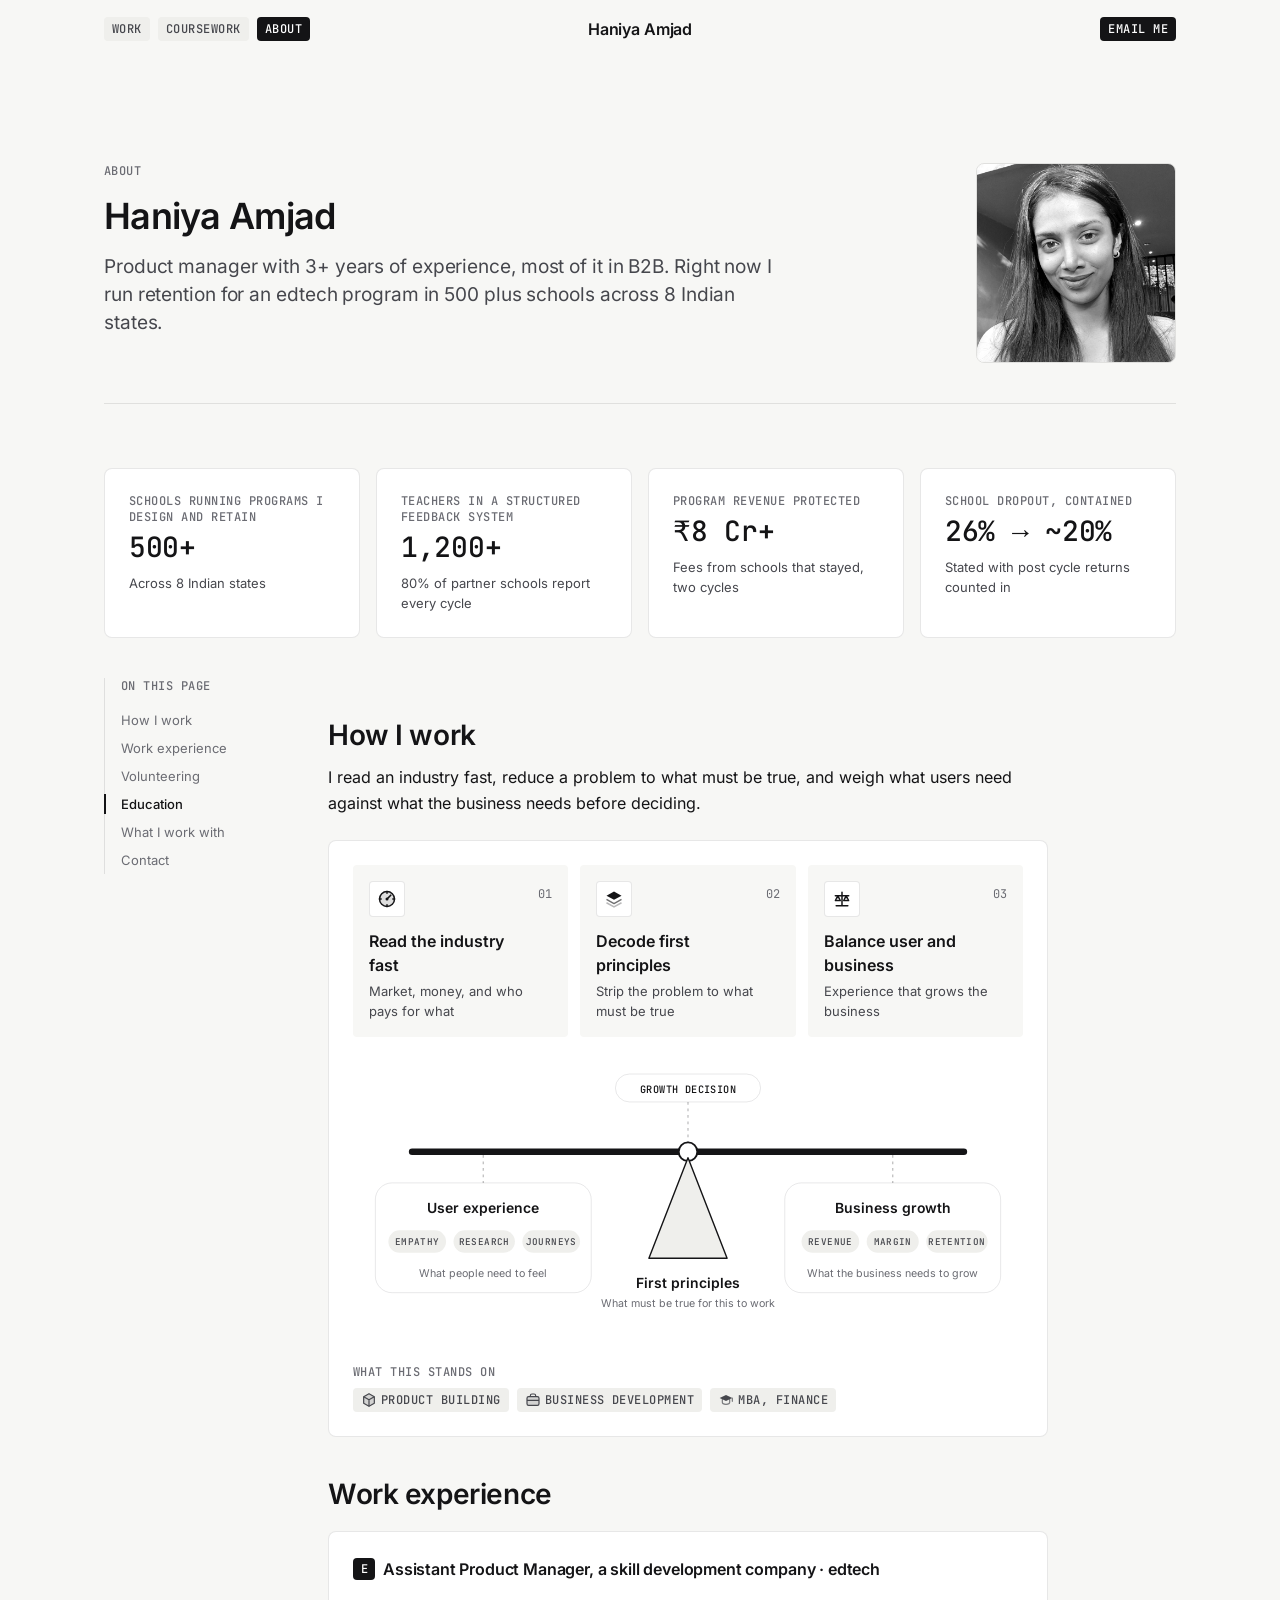
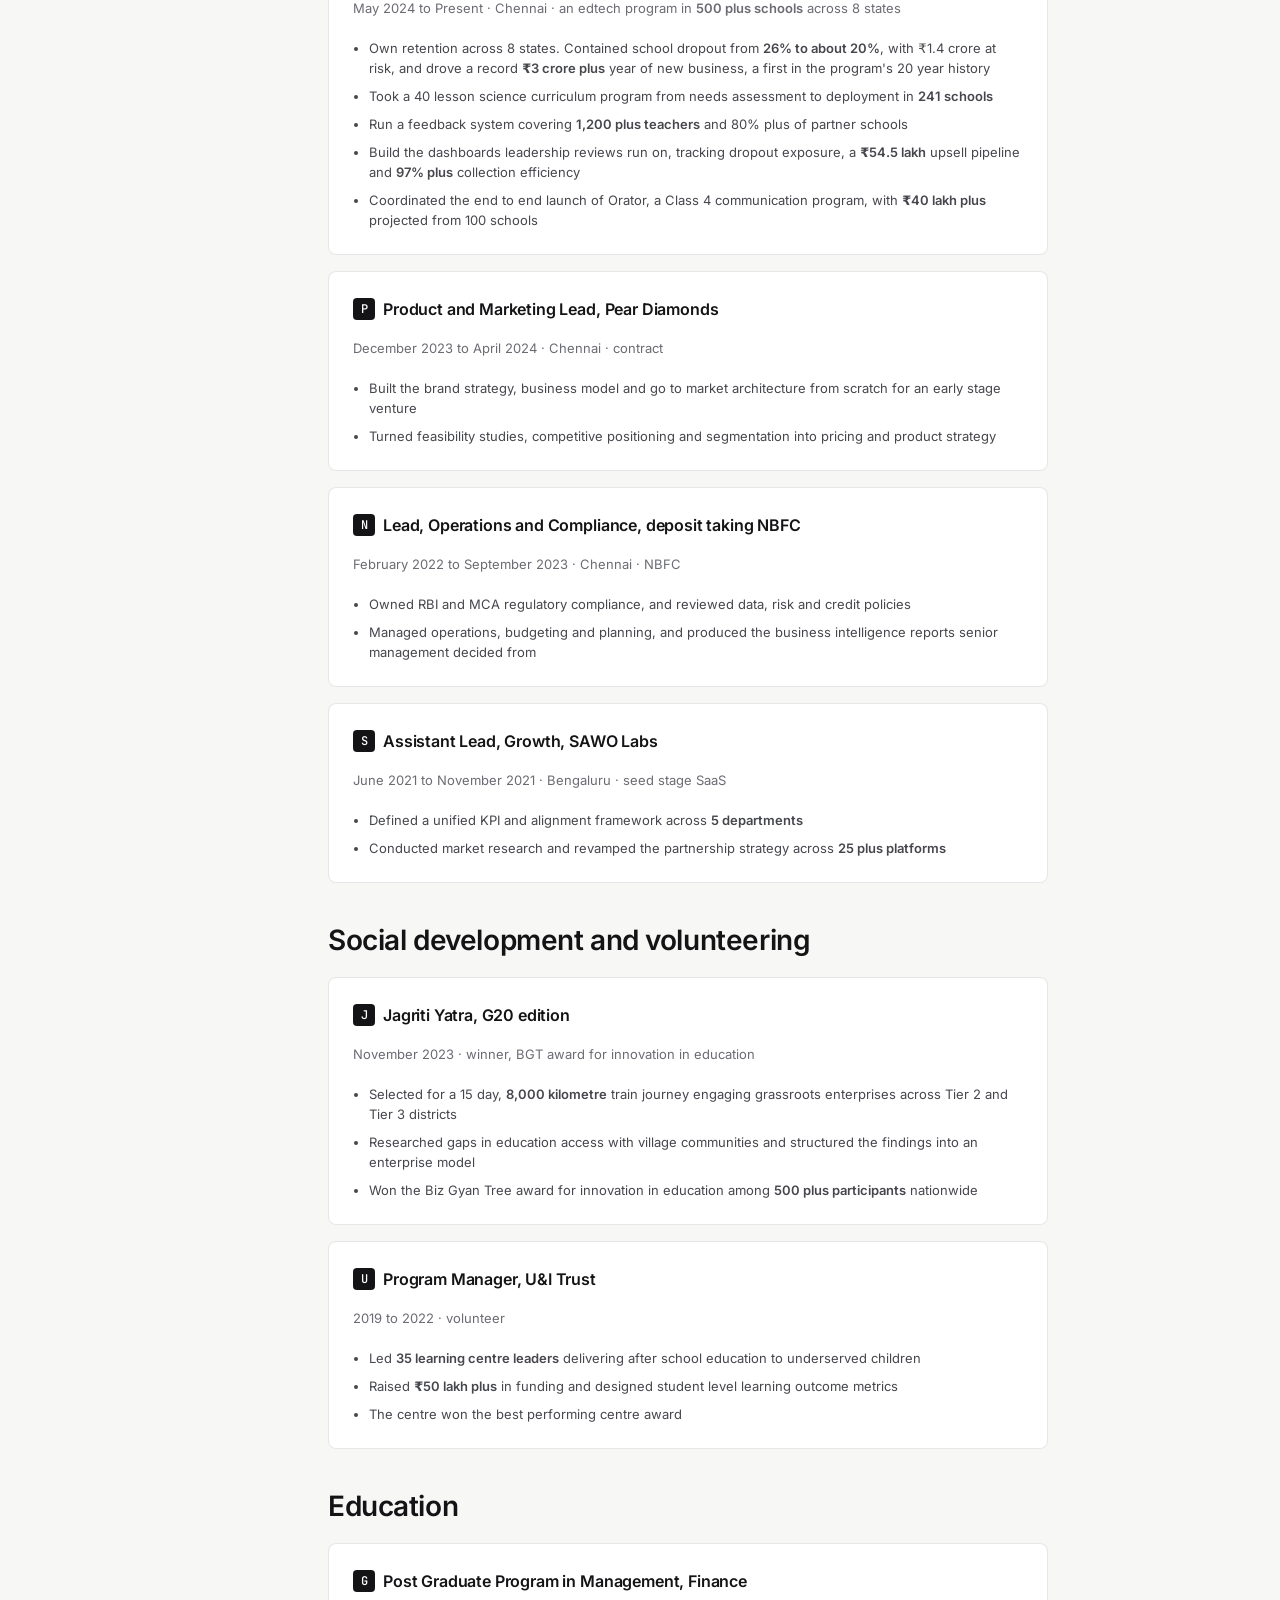
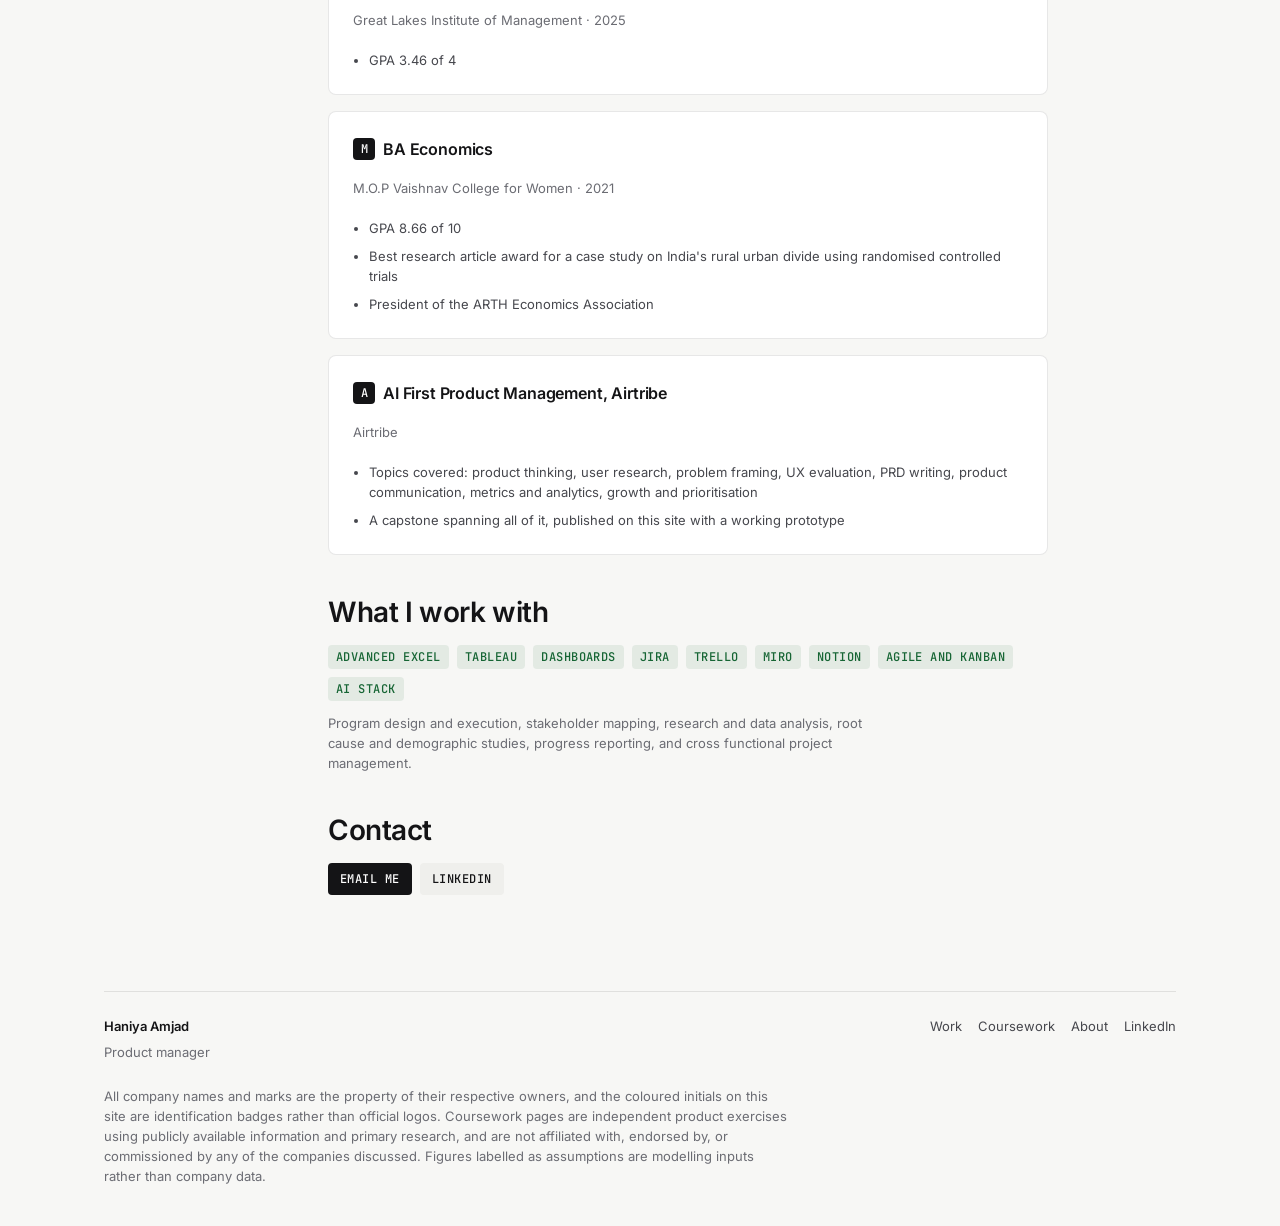
<file: index.html>
<!DOCTYPE html>
<html lang="en">
<head>
<meta charset="utf-8">
<meta name="viewport" content="width=device-width, initial-scale=1">
<title>About Haniya Amjad</title>
<meta name="description" content="Product manager with 3+ years of experience, strongest in B2B, who works from the customer's side of the problem.">
<link rel="canonical" href="https://haniyamjad.com/">
<meta property="og:type" content="website">
<meta property="og:site_name" content="Haniya Amjad">
<meta property="og:title" content="About Haniya Amjad">
<meta property="og:description" content="Product manager with 3+ years of experience, strongest in B2B, who works from the customer's side of the problem.">
<meta property="og:url" content="https://haniyamjad.com/">
<meta property="og:image" content="https://haniyamjad.com/assets/og/default.png">
<meta property="og:image:width" content="1200">
<meta property="og:image:height" content="630">
<meta name="twitter:card" content="summary_large_image">
<meta name="twitter:title" content="About Haniya Amjad">
<meta name="twitter:description" content="Product manager with 3+ years of experience, strongest in B2B, who works from the customer's side of the problem.">
<meta name="twitter:image" content="https://haniyamjad.com/assets/og/default.png">
<link rel="stylesheet" href="/assets/style.css?v=44">
<script type="application/ld+json">{"@context": "https://schema.org", "@type": "Person", "name": "Haniya Amjad", "jobTitle": "Product Manager", "url": "https://haniyamjad.com/", "email": "mailto:haniya.amjad1124@gmail.com", "sameAs": ["https://www.linkedin.com/in/haniya-amjad/"]}</script>
</head>
<body class="case-scope" style="--c-l:#166534; --c-d:#3fd68a;">
<a class="skip" href="#main">Skip to content</a>

<nav class="nav">
  <div class="nav-in">
    <div class="nav-links" id="navlinks">
      <a href="/work/">Work</a>
      <a href="/work/#coursework">Coursework</a>
      <a href="/" class="is-active">About</a>
    </div>
    <a class="nav-logo" href="/">Haniya Amjad</a>
    <a class="nav-cta" href="mailto:haniya.amjad1124@gmail.com">Email me</a>
    <button class="nav-toggle" aria-expanded="false" aria-controls="navlinks">Menu</button>
  </div>
</nav>

<main id="main">

<header class="case-hero">
  <div class="wrap">
    <div class="hero-split">
      <div class="hero-split-txt">
        <p class="eyebrow">About</p>
        <h1 class="h1">Haniya Amjad</h1>
        <p class="lede">
          Product manager with 3+ years of experience, most of it in B2B. Right now I run retention
          for an edtech program in 500 plus schools across 8 Indian states.
        </p>
      </div>
      <div class="hero-photo-wrap">
        <img class="hero-photo" src="/assets/haniya.jpg" alt="Haniya Amjad" width="720" height="720">
      </div>
    </div>
  </div>
</header>

<section class="section-sm">
  <div class="wrap">
    <div class="metrics reveal">
      <div class="metric case-scope" style="--c-l:#1e56a0; --c-d:#7fb0ff"><span class="num">500+</span><span class="lbl">Schools running programs I design and retain</span><span class="sub">Across 8 Indian states</span></div>
      <div class="metric case-scope" style="--c-l:#166534; --c-d:#3fd68a"><span class="num">1,200+</span><span class="lbl">Teachers in a structured feedback system</span><span class="sub">80% of partner schools report every cycle</span></div>
      <div class="metric case-scope" style="--c-l:#D99A00; --c-d:#f2b53d"><span class="num">₹8 Cr+</span><span class="lbl">Program revenue protected</span><span class="sub">Fees from schools that stayed, two cycles</span></div>
      <div class="metric case-scope" style="--c-l:#166534; --c-d:#3fd68a"><span class="num">26% → ~20%</span><span class="lbl">School dropout, contained</span><span class="sub">Stated with post cycle returns counted in</span></div>
    </div>
  </div>
</section>

<div class="wrap">
  <div class="case-layout">
  <div class="case-main">

<section class="section-sm" id="how">
  <div class="prose reveal">
    <h2 class="h2">How I work</h2>
  </div>

  <p class="work-lede reveal">I read an industry fast, reduce a problem to what must be true, and weigh what users need
  against what the business needs before deciding.</p>

  <div class="work-panel reveal">
    <ol class="work-flow">
      <li class="wf case-scope" style="--c-l:#1e56a0; --c-d:#7fb0ff">
        <span class="wf-ic"><svg viewBox="0 0 24 24" width="24" height="24" aria-hidden="true"><circle cx="12" cy="12" r="9" fill="currentColor" opacity=".14"/><circle cx="12" cy="12" r="9" fill="none" stroke="currentColor" stroke-width="1.8"/><path d="M12 12 16.5 7.5" stroke="currentColor" stroke-width="2" stroke-linecap="round"/><circle cx="12" cy="12" r="1.8" fill="currentColor"/><path d="M12 3v2M21 12h-2M12 21v-2M3 12h2" stroke="currentColor" stroke-width="1.8" stroke-linecap="round"/></svg></span>
        <span class="wf-n">01</span>
        <b class="wf-t">Read the industry fast</b>
        <span class="wf-s">Market, money, and who pays for what</span>
      </li>
      <li class="wf case-scope" style="--c-l:#A67400; --c-d:#f2b53d">
        <span class="wf-ic"><svg viewBox="0 0 24 24" width="24" height="24" aria-hidden="true"><path d="m12 3 9 5-9 5-9-5 9-5Z" fill="currentColor"/><path d="m3 12.5 9 5 9-5" fill="none" stroke="currentColor" stroke-width="1.8" stroke-linejoin="round" opacity=".6"/><path d="m3 16.5 9 5 9-5" fill="none" stroke="currentColor" stroke-width="1.8" stroke-linejoin="round" opacity=".3"/></svg></span>
        <span class="wf-n">02</span>
        <b class="wf-t">Decode first principles</b>
        <span class="wf-s">Strip the problem to what must be true</span>
      </li>
      <li class="wf case-scope" style="--c-l:#166534; --c-d:#3fd68a">
        <span class="wf-ic"><svg viewBox="0 0 24 24" width="24" height="24" aria-hidden="true"><path d="M12 4v16M5 20h14" stroke="currentColor" stroke-width="1.8" stroke-linecap="round"/><path d="M4 8h16" stroke="currentColor" stroke-width="1.8" stroke-linecap="round"/><path d="M7 8 4 14h6L7 8Z" fill="currentColor" opacity=".25"/><path d="M7 8 4 14h6L7 8Z" fill="none" stroke="currentColor" stroke-width="1.6" stroke-linejoin="round"/><path d="M17 8l-3 6h6l-3-6Z" fill="currentColor" opacity=".25"/><path d="M17 8l-3 6h6l-3-6Z" fill="none" stroke="currentColor" stroke-width="1.6" stroke-linejoin="round"/></svg></span>
        <span class="wf-n">03</span>
        <b class="wf-t">Balance user and business</b>
        <span class="wf-s">Experience that grows the business</span>
      </li>
    </ol>

    <div class="wb-scroll">
    <svg class="wb-svg" viewBox="0 0 720 300" role="img" aria-label="A balance. User experience on one side, business growth on the other, resting on first principles.">
      <rect class="wb-pill" x="282" y="14" width="156" height="30" rx="15"/>
      <text class="wb-pill-t" x="360" y="34" text-anchor="middle">Growth decision</text>
      <path class="wb-strut" d="M360 44v46"/>

      <rect class="wb-beam" x="60" y="94" width="600" height="7" rx="3.5"/>
      <circle class="wb-pivot" cx="360" cy="97.5" r="10"/>

      <path class="wb-string" d="M140 101v30M580 101v30"/>

      <g class="wb-side wb-user">
        <rect class="wb-pan" x="24" y="131" width="232" height="118" rx="18"/>
        <text class="wb-hd" x="140" y="163" text-anchor="middle">User experience</text>
        <rect class="wb-tag" x="38" y="182" width="62" height="24" rx="12"/><text class="wb-tag-t" x="69" y="198" text-anchor="middle">Empathy</text>
        <rect class="wb-tag" x="108" y="182" width="66" height="24" rx="12"/><text class="wb-tag-t" x="141" y="198" text-anchor="middle">Research</text>
        <rect class="wb-tag" x="182" y="182" width="62" height="24" rx="12"/><text class="wb-tag-t" x="213" y="198" text-anchor="middle">Journeys</text>
        <text class="wb-sub" x="140" y="232" text-anchor="middle">What people need to feel</text>
      </g>

      <g class="wb-side wb-biz">
        <rect class="wb-pan" x="464" y="131" width="232" height="118" rx="18"/>
        <text class="wb-hd" x="580" y="163" text-anchor="middle">Business growth</text>
        <rect class="wb-tag" x="482" y="182" width="62" height="24" rx="12"/><text class="wb-tag-t" x="513" y="198" text-anchor="middle">Revenue</text>
        <rect class="wb-tag" x="552" y="182" width="56" height="24" rx="12"/><text class="wb-tag-t" x="580" y="198" text-anchor="middle">Margin</text>
        <rect class="wb-tag" x="616" y="182" width="66" height="24" rx="12"/><text class="wb-tag-t" x="649" y="198" text-anchor="middle">Retention</text>
        <text class="wb-sub" x="580" y="232" text-anchor="middle">What the business needs to grow</text>
      </g>

      <g class="wb-side wb-core">
        <path class="wb-fulcrum" d="M360 104 318 212h84L360 104Z"/>
        <text class="wb-hd" x="360" y="244" text-anchor="middle">First principles</text>
        <text class="wb-sub" x="360" y="264" text-anchor="middle">What must be true for this to work</text>
      </g>
    </svg>
    </div>

    <p class="work-base-k">What this stands on</p>
    <div class="work-base">
      <span class="wb-chip case-scope" style="--c-l:#1e56a0; --c-d:#7fb0ff"><svg viewBox="0 0 24 24" width="24" height="24" aria-hidden="true"><path d="m12 2.5 8 4.5v10l-8 4.5-8-4.5V7l8-4.5Z" fill="currentColor" opacity=".16"/><path d="m12 2.5 8 4.5v10l-8 4.5-8-4.5V7l8-4.5Z" fill="none" stroke="currentColor" stroke-width="1.8" stroke-linejoin="round"/><path d="M4 7l8 4.5L20 7M12 11.5v10" fill="none" stroke="currentColor" stroke-width="1.8" stroke-linejoin="round"/></svg>Product building</span>
      <span class="wb-chip case-scope" style="--c-l:#166534; --c-d:#3fd68a"><svg viewBox="0 0 24 24" width="24" height="24" aria-hidden="true"><rect x="3" y="7" width="18" height="13" rx="2.5" fill="currentColor" opacity=".16"/><rect x="3" y="7" width="18" height="13" rx="2.5" fill="none" stroke="currentColor" stroke-width="1.8"/><path d="M8 7V5.5A2.5 2.5 0 0 1 10.5 3h3A2.5 2.5 0 0 1 16 5.5V7M3 12.5h18" fill="none" stroke="currentColor" stroke-width="1.8"/></svg>Business development</span>
      <span class="wb-chip case-scope" style="--c-l:#A67400; --c-d:#f2b53d"><svg viewBox="0 0 24 24" width="24" height="24" aria-hidden="true"><path d="m2.5 9 9.5-4.5L21.5 9 12 13.5 2.5 9Z" fill="currentColor"/><path d="M6.5 11.2v4.3c0 1.6 2.5 3 5.5 3s5.5-1.4 5.5-3v-4.3" fill="none" stroke="currentColor" stroke-width="1.8" stroke-linecap="round" opacity=".7"/><path d="M21.5 9v5" stroke="currentColor" stroke-width="1.8" stroke-linecap="round" opacity=".7"/></svg>MBA, finance</span>
    </div>
  </div>
</section>

<section class="section-sm" id="experience">
  <div class="prose reveal">
    <h2 class="h2">Work experience</h2>
  </div>

  <div class="grid reveal" style="grid-template-columns:1fr;margin-top:20px">
    <div class="card exp-card case-scope" style="--c-l:#1e56a0; --c-d:#7fb0ff">
      <h3 class="h4"><span class="logo-mark" aria-hidden="true">E</span>Assistant Product Manager, a skill development company · edtech</h3>
      <p class="xsmall muted" style="margin:4px 0 10px">May 2024 to Present · Chennai · an edtech program in <strong>500 plus schools</strong> across 8 states</p>
      <ul style="font-size:14.5px;color:var(--text-mid);margin:0">
        <li>Own retention across 8 states. Contained school dropout from <strong>26% to about 20%</strong>, with ₹1.4 crore at risk, and drove a record <strong>₹3 crore plus</strong> year of new business, a first in the program's 20 year history</li>
        <li>Took a 40 lesson science curriculum program from needs assessment to deployment in <strong>241 schools</strong></li>
        <li>Run a feedback system covering <strong>1,200 plus teachers</strong> and 80% plus of partner schools</li>
        <li>Build the dashboards leadership reviews run on, tracking dropout exposure, a <strong>₹54.5 lakh</strong> upsell pipeline and <strong>97% plus</strong> collection efficiency</li>
        <li>Coordinated the end to end launch of Orator, a Class 4 communication program, with <strong>₹40 lakh plus</strong> projected from 100 schools</li>
      </ul>
    </div>

    <div class="card exp-card case-scope" style="--c-l:#166534; --c-d:#3fd68a">
      <h3 class="h4"><span class="logo-mark" aria-hidden="true">P</span>Product and Marketing Lead, Pear Diamonds</h3>
      <p class="xsmall muted" style="margin:4px 0 10px">December 2023 to April 2024 · Chennai · contract</p>
      <ul style="font-size:14.5px;color:var(--text-mid);margin:0">
        <li>Built the brand strategy, business model and go to market architecture from scratch for an early stage venture</li>
        <li>Turned feasibility studies, competitive positioning and segmentation into pricing and product strategy</li>
      </ul>
    </div>

    <div class="card exp-card case-scope" style="--c-l:#D99A00; --c-d:#f2b53d">
      <h3 class="h4"><span class="logo-mark" aria-hidden="true">N</span>Lead, Operations and Compliance, deposit taking NBFC</h3>
      <p class="xsmall muted" style="margin:4px 0 10px">February 2022 to September 2023 · Chennai · NBFC</p>
      <ul style="font-size:14.5px;color:var(--text-mid);margin:0">
        <li>Owned RBI and MCA regulatory compliance, and reviewed data, risk and credit policies</li>
        <li>Managed operations, budgeting and planning, and produced the business intelligence reports senior management decided from</li>
      </ul>
    </div>

    <div class="card exp-card case-scope" style="--c-l:#1e56a0; --c-d:#7fb0ff">
      <h3 class="h4"><span class="logo-mark" aria-hidden="true">S</span>Assistant Lead, Growth, SAWO Labs</h3>
      <p class="xsmall muted" style="margin:4px 0 10px">June 2021 to November 2021 · Bengaluru · seed stage SaaS</p>
      <ul style="font-size:14.5px;color:var(--text-mid);margin:0">
        <li>Defined a unified KPI and alignment framework across <strong>5 departments</strong></li>
        <li>Conducted market research and revamped the partnership strategy across <strong>25 plus platforms</strong></li>
      </ul>
    </div>
  </div>
</section>

<section class="section-sm" id="volunteering">
  <div class="prose reveal">
    <h2 class="h2">Social development and volunteering</h2>
  </div>

  <div class="grid reveal" style="grid-template-columns:1fr;margin-top:20px">
    <div class="card exp-card case-scope" style="--c-l:#D99A00; --c-d:#f2b53d">
      <h3 class="h4"><span class="logo-mark" aria-hidden="true">J</span>Jagriti Yatra, G20 edition</h3>
      <p class="xsmall muted" style="margin:4px 0 10px">November 2023 · winner, BGT award for innovation in education</p>
      <ul style="font-size:14.5px;color:var(--text-mid);margin:0">
        <li>Selected for a 15 day, <strong>8,000 kilometre</strong> train journey engaging grassroots enterprises across Tier 2 and Tier 3 districts</li>
        <li>Researched gaps in education access with village communities and structured the findings into an enterprise model</li>
        <li>Won the Biz Gyan Tree award for innovation in education among <strong>500 plus participants</strong> nationwide</li>
      </ul>
    </div>

    <div class="card exp-card case-scope" style="--c-l:#166534; --c-d:#3fd68a">
      <h3 class="h4"><span class="logo-mark" aria-hidden="true">U</span>Program Manager, U&amp;I Trust</h3>
      <p class="xsmall muted" style="margin:4px 0 10px">2019 to 2022 · volunteer</p>
      <ul style="font-size:14.5px;color:var(--text-mid);margin:0">
        <li>Led <strong>35 learning centre leaders</strong> delivering after school education to underserved children</li>
        <li>Raised <strong>₹50 lakh plus</strong> in funding and designed student level learning outcome metrics</li>
        <li>The centre won the best performing centre award</li>
      </ul>
    </div>
  </div>
</section>

<section class="section-sm" id="education">
  <div class="prose reveal">
    <h2 class="h2">Education</h2>
  </div>

  <div class="grid reveal" style="grid-template-columns:1fr;margin-top:20px">
    <div class="card exp-card case-scope" style="--c-l:#1e56a0; --c-d:#7fb0ff">
      <h3 class="h4"><span class="logo-mark" aria-hidden="true">G</span>Post Graduate Program in Management, Finance</h3>
      <p class="xsmall muted" style="margin:4px 0 10px">Great Lakes Institute of Management · 2025</p>
      <ul style="font-size:14.5px;color:var(--text-mid);margin:0">
        <li>GPA 3.46 of 4</li>
      </ul>
    </div>

    <div class="card exp-card case-scope" style="--c-l:#1e56a0; --c-d:#7fb0ff">
      <h3 class="h4"><span class="logo-mark" aria-hidden="true">M</span>BA Economics</h3>
      <p class="xsmall muted" style="margin:4px 0 10px">M.O.P Vaishnav College for Women · 2021</p>
      <ul style="font-size:14.5px;color:var(--text-mid);margin:0">
        <li>GPA 8.66 of 10</li>
        <li>Best research article award for a case study on India's rural urban divide using randomised controlled trials</li>
        <li>President of the ARTH Economics Association</li>
      </ul>
    </div>

    <div class="card exp-card case-scope" style="--c-l:#D99A00; --c-d:#f2b53d">
      <h3 class="h4"><span class="logo-mark" aria-hidden="true">A</span>AI First Product Management, Airtribe</h3>
      <p class="xsmall muted" style="margin:4px 0 10px">Airtribe</p>
      <ul style="font-size:14.5px;color:var(--text-mid);margin:0">
        <li>Topics covered: product thinking, user research, problem framing, UX evaluation, PRD writing, product communication, metrics and analytics, growth and prioritisation</li>
        <li>A capstone spanning all of it, published on this site with a working prototype</li>
      </ul>
    </div>
  </div>
</section>

<section class="section-sm" id="toolkit">
  <div class="prose reveal">
    <h2 class="h2">What I work with</h2>
    <div class="tag-row" style="margin:16px 0 12px">
      <span class="tag tag-plain">Advanced Excel</span>
      <span class="tag tag-plain">Tableau</span>
      <span class="tag tag-plain">Dashboards</span>
      <span class="tag tag-plain">Jira</span>
      <span class="tag tag-plain">Trello</span>
      <span class="tag tag-plain">Miro</span>
      <span class="tag tag-plain">Notion</span>
      <span class="tag tag-plain">Agile and Kanban</span>
      <span class="tag tag-plain">AI stack</span>
    </div>
    <p class="small muted">
      Program design and execution, stakeholder mapping, research and data analysis, root cause
      and demographic studies, progress reporting, and cross functional project management.
    </p>
  </div>
</section>

<section class="section-sm" id="contact">
  <div class="prose reveal">
    <h2 class="h2">Contact</h2>
    <div class="btn-row" style="margin-top:16px">
      <a class="btn" href="mailto:haniya.amjad1124@gmail.com">Email me</a>
      <a class="btn btn-ghost" href="https://www.linkedin.com/in/haniya-amjad/" target="_blank" rel="noopener">LinkedIn</a>
    </div>
  </div>
</section>

  </div>

  <aside class="toc" aria-label="On this page">
    <p class="toc-t">On this page</p>
    <a href="#how">How I work</a>
    <a href="#experience">Work experience</a>
    <a href="#volunteering">Volunteering</a>
    <a href="#education">Education</a>
    <a href="#toolkit">What I work with</a>
    <a href="#contact">Contact</a>
  </aside>

  </div>
</div>

</main>

<footer class="footer">
  <div class="wrap-wide">
    <div class="footer-in">
      <div>
        <p style="font-family:var(--font-display);font-weight:600;margin-bottom:6px">Haniya Amjad</p>
        <p class="muted" style="margin:0">Product manager</p>
      </div>
      <div class="footer-links">
        <a href="/work/">Work</a>
        <a href="/work/#coursework">Coursework</a>
        <a href="/">About</a>
        <a href="https://www.linkedin.com/in/haniya-amjad/" target="_blank" rel="noopener">LinkedIn<span class="sr-only"> (opens in a new tab)</span></a>
      </div>
    </div>
    <p class="footer-legal">
      All company names and marks are the property of their respective owners, and the coloured
      initials on this site are identification badges rather than official logos. Coursework pages are
      independent product exercises using publicly available information and primary research, and are
      not affiliated with, endorsed by, or commissioned by any of the companies discussed. Figures
      labelled as assumptions are modelling inputs rather than company data.
    </p>
  </div>
</footer>

<script src="/assets/main.js?v=44"></script>
</body>
</html>
</file>
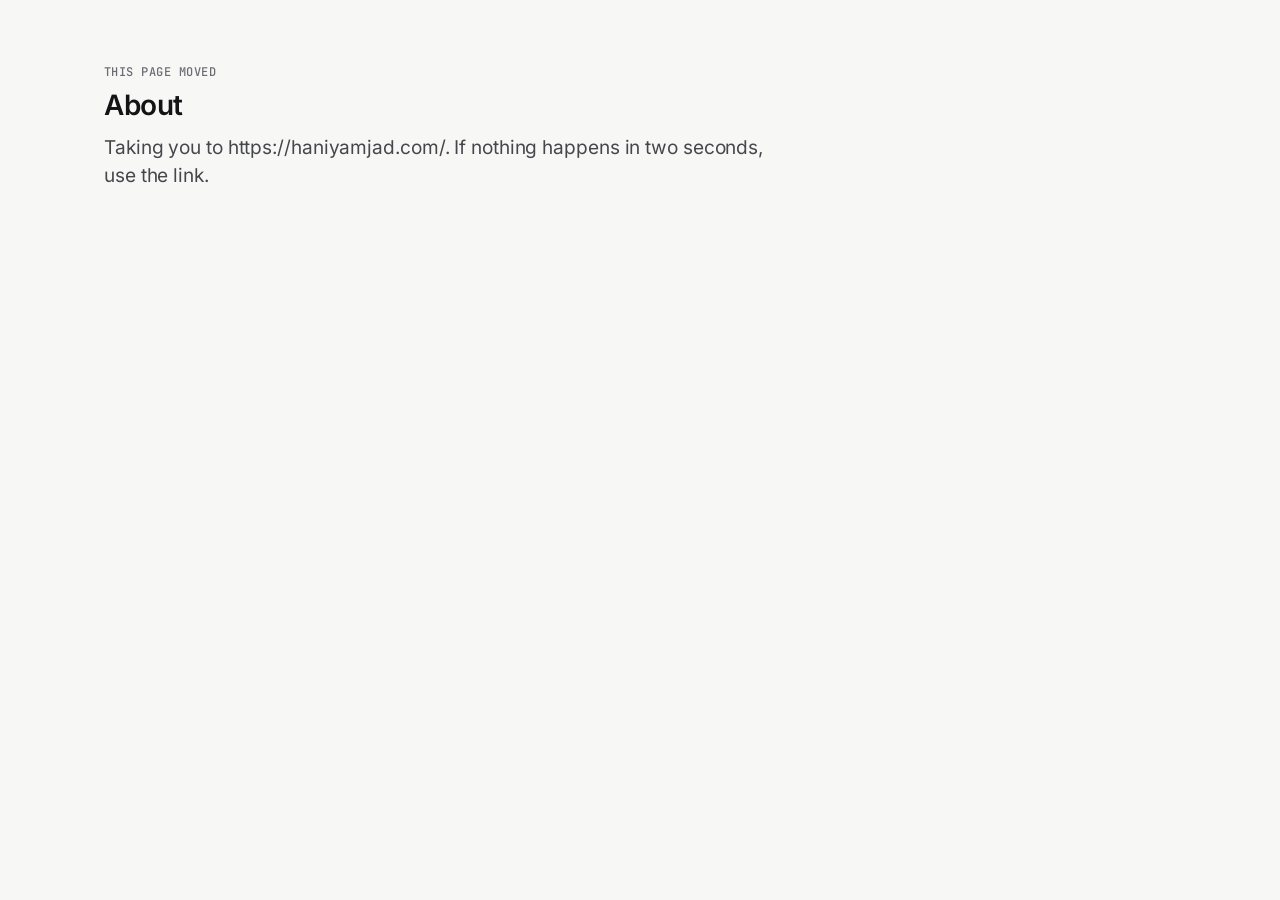
<file: about/index.html>
<!DOCTYPE html><html lang="en"><head><meta charset="utf-8">
<title>Moved | Haniya Amjad</title>
<meta name="robots" content="noindex">
<link rel="canonical" href="https://haniyamjad.com/">
<meta http-equiv="refresh" content="2; url=/">
<link rel="stylesheet" href="/assets/style.css?v=44">
</head><body><main id="main"><div class="wrap" style="padding:64px 24px">
<p class="eyebrow">This page moved</p>
<h1 class="h2">About</h1>
<p class="lede" style="margin-top:12px">Taking you to <a href="/">https://haniyamjad.com/</a>. If nothing happens in two seconds, use the link.</p>
</div></main></body></html>
</file>
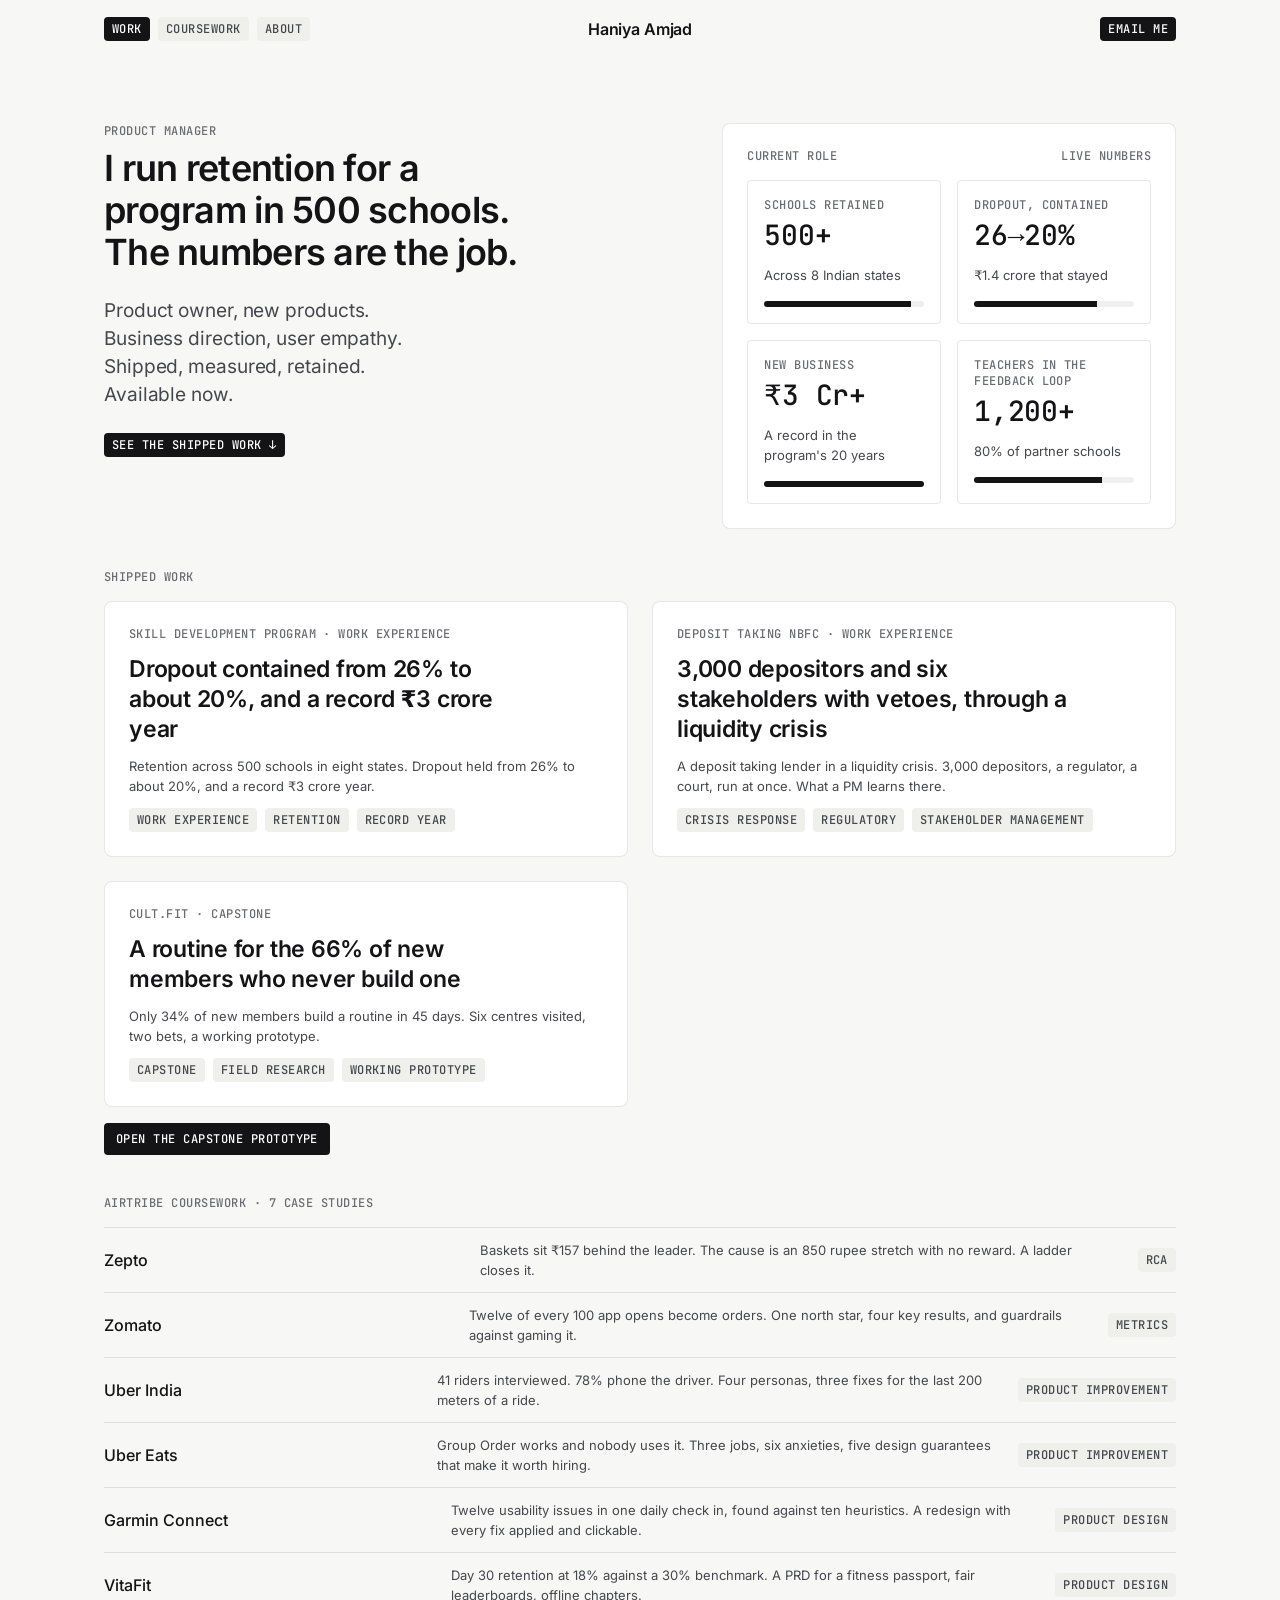
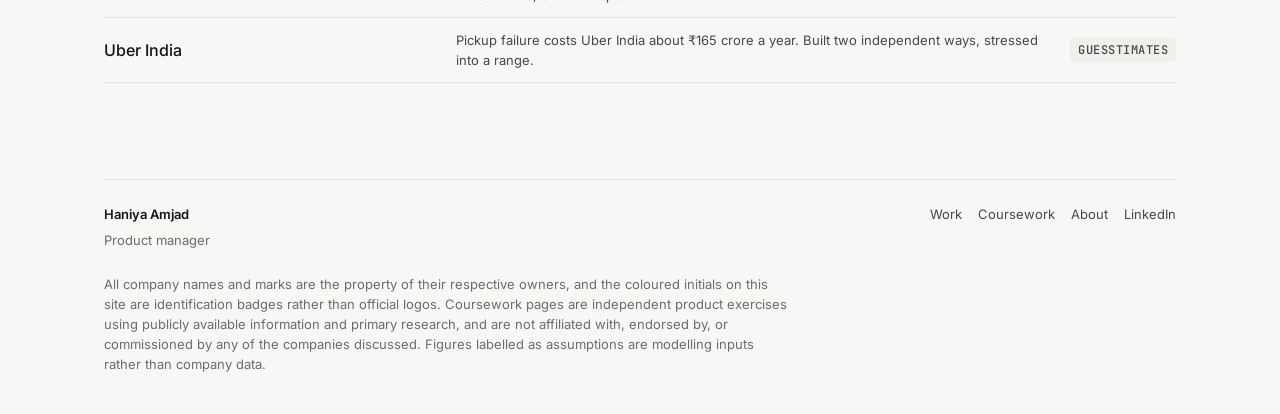
<file: case-studies/index.html>
<!DOCTYPE html><html lang="en"><head><meta charset="utf-8">
<title>Moved | Haniya Amjad</title>
<meta name="robots" content="noindex">
<link rel="canonical" href="https://haniyamjad.com/work/">
<link rel="stylesheet" href="/assets/style.css?v=44">
<script>
(function () {
  var map = {"edtech-program": "/work/edtech-program/", "nbfc-recovery": "/work/nbfc-recovery/", "cultfit-anchored-week": "/work/cultfit-anchored-week/", "zepto-aov": "/work/zepto-aov/", "zomato-tier1-strategy": "/work/zomato-tier1-strategy/", "uber-pickup-experience": "/work/uber-pickup-experience/", "uber-eats-group-order": "/work/uber-eats-group-order/", "garmin-connect-ux": "/work/garmin-connect-ux/", "vitafit-prd": "/work/vitafit-prd/", "pickup-market-sizing": "/work/pickup-market-sizing/", "projects": "/work/#shipped", "airtribe": "/work/#coursework", "about": "/"};
  var raw = (location.hash || '').replace(/^#/, '').split('--')[0];
  location.replace(map[raw] || '/work/');
})();
</script>
<noscript><meta http-equiv="refresh" content="0; url=/work/"></noscript>
</head><body><main id="main"><div class="wrap" style="padding:64px 24px">
<p class="eyebrow">This page moved</p>
<h1 class="h2">The case studies now live at /work/</h1>
<p class="lede" style="margin-top:12px"><a href="/work/">Go to Work</a></p>
</div></main></body></html>
</file>
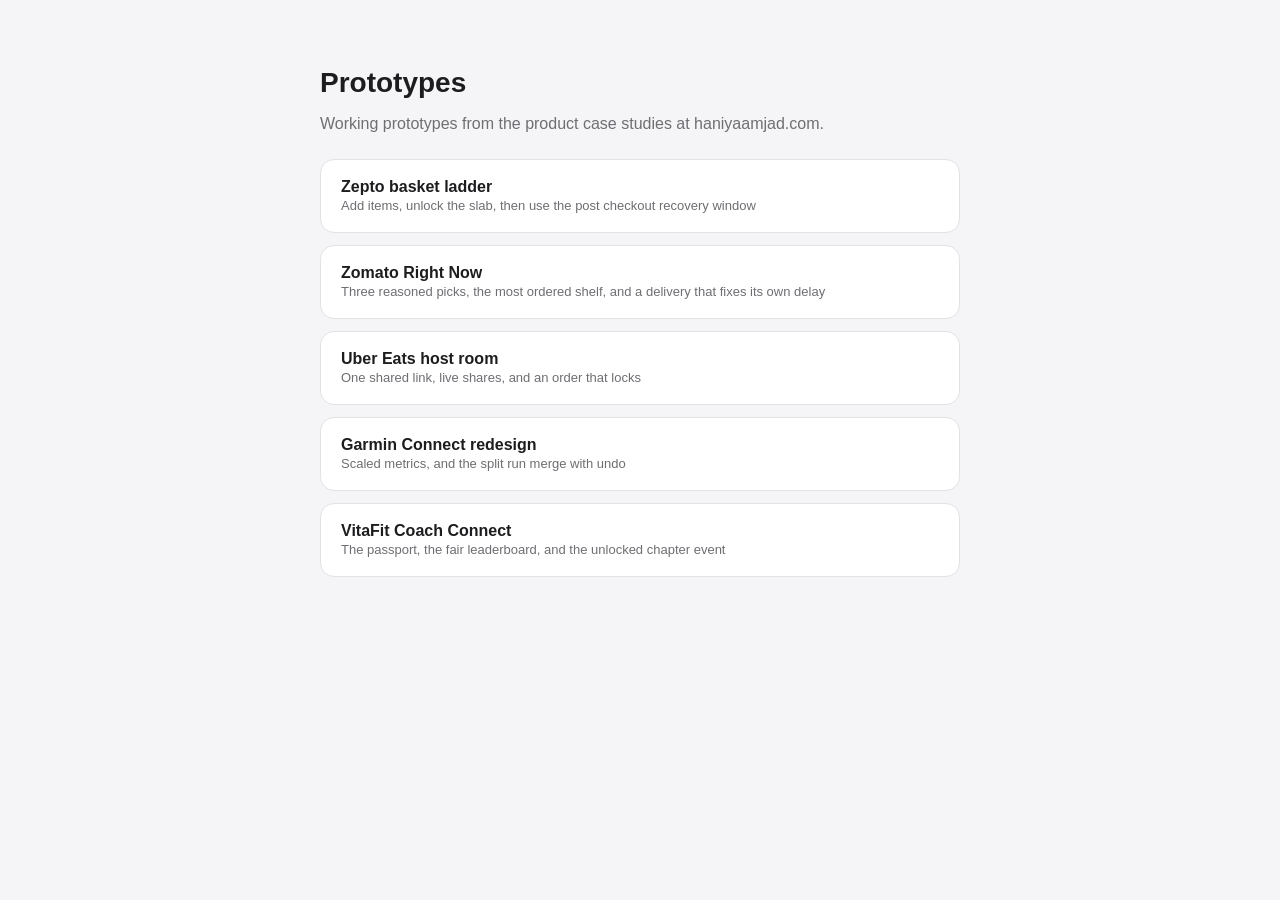
<file: prototypes/index.html>
<!DOCTYPE html>
<html lang="en">
<head>
<meta charset="utf-8"><meta name="viewport" content="width=device-width, initial-scale=1">
<title>Prototypes | Haniya Amjad</title>
<style>
body{font-family:-apple-system,BlinkMacSystemFont,"Segoe UI",Roboto,Arial,sans-serif;background:#f5f5f7;color:#1d1d1f;max-width:640px;margin:0 auto;padding:48px 24px}
h1{font-size:28px;margin-bottom:6px}
p{color:#6e6e73;margin-bottom:26px}
a{display:block;background:#fff;border:1px solid #e2e2e6;border-radius:14px;padding:18px 20px;margin-bottom:12px;text-decoration:none;color:#1d1d1f}
a b{display:block;font-size:16px}
a small{color:#6e6e73;font-size:13px}
</style>
</head>
<body>
<h1>Prototypes</h1>
<p>Working prototypes from the product case studies at haniyaamjad.com.</p>
<a href="zepto/"><b>Zepto basket ladder</b><small>Add items, unlock the slab, then use the post checkout recovery window</small></a>
<a href="zomato/"><b>Zomato Right Now</b><small>Three reasoned picks, the most ordered shelf, and a delivery that fixes its own delay</small></a>
<a href="ubereats/"><b>Uber Eats host room</b><small>One shared link, live shares, and an order that locks</small></a>
<a href="garmin/"><b>Garmin Connect redesign</b><small>Scaled metrics, and the split run merge with undo</small></a>
<a href="vitafit/"><b>VitaFit Coach Connect</b><small>The passport, the fair leaderboard, and the unlocked chapter event</small></a>
</body>
</html>
</file>
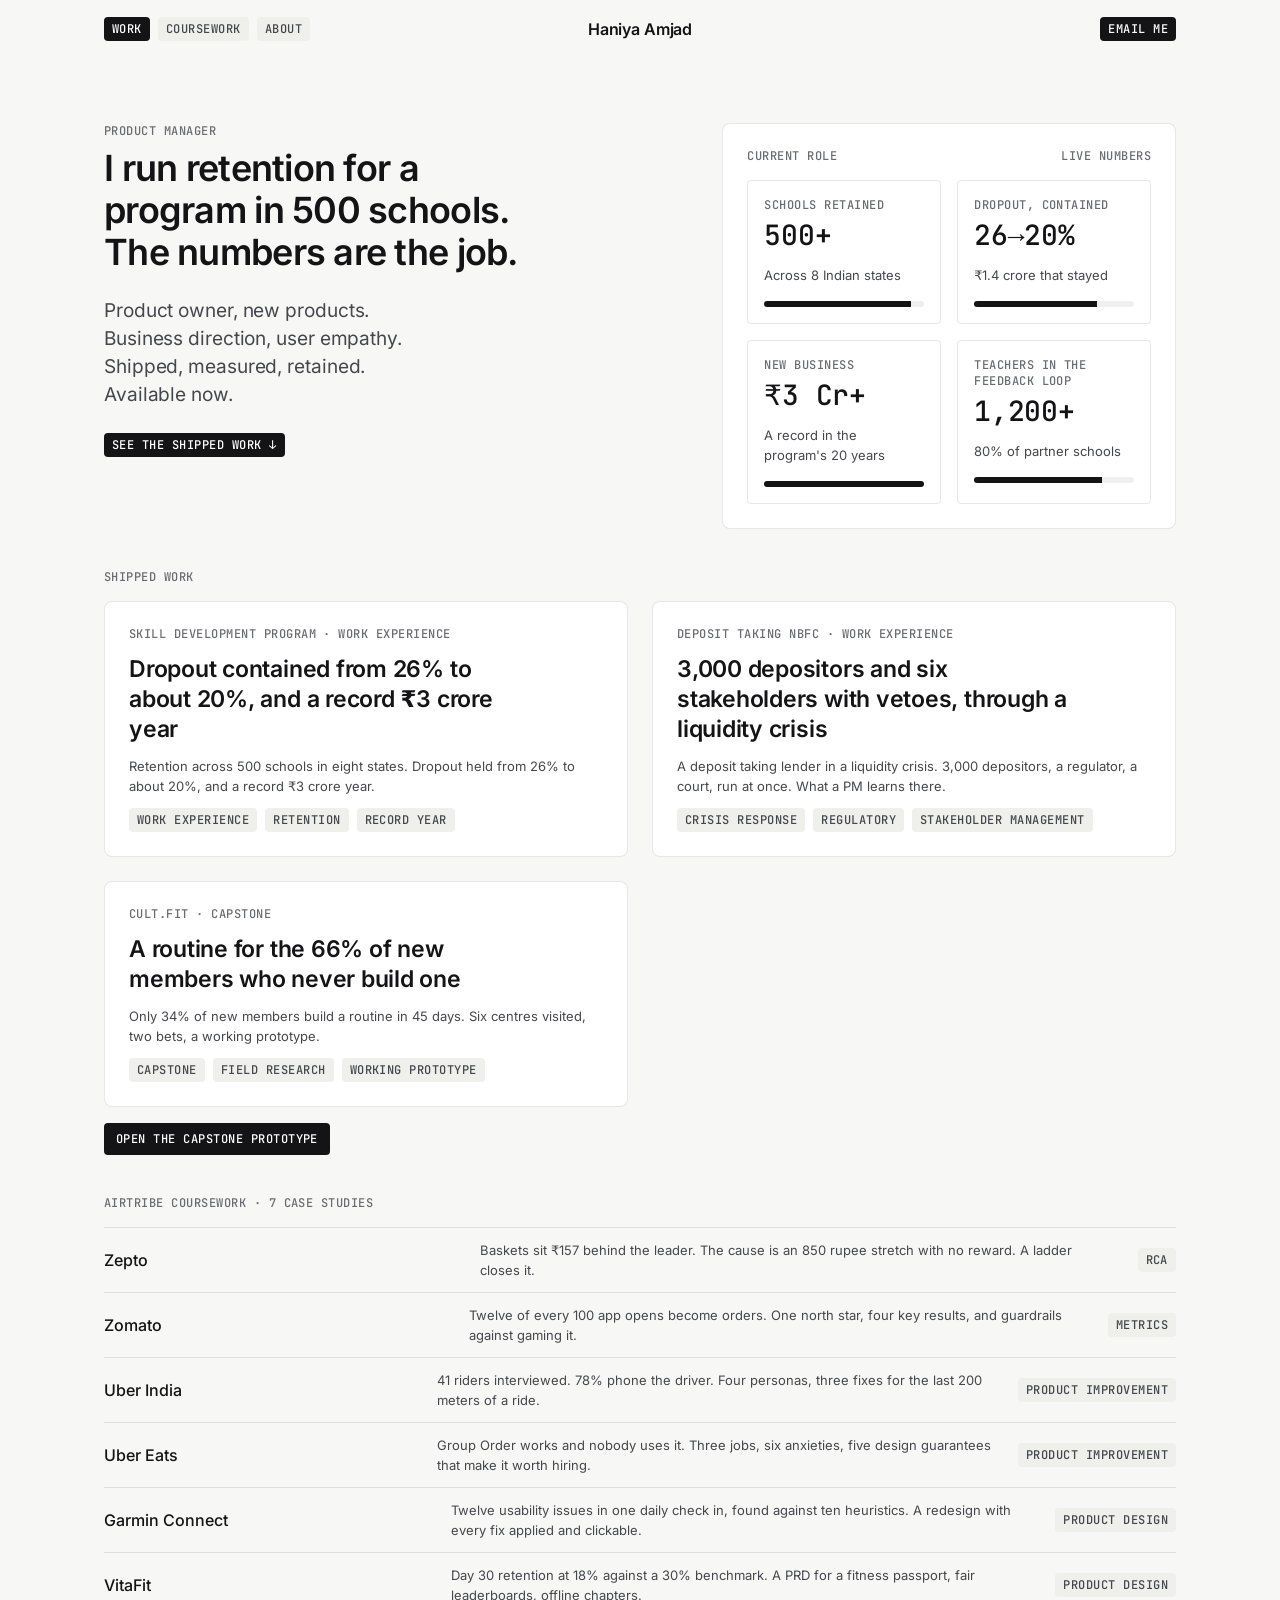
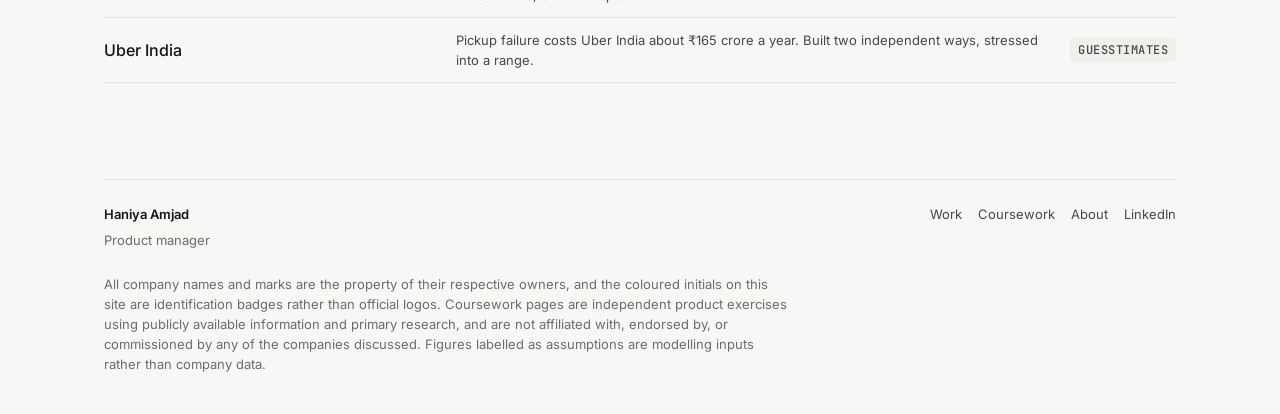
<file: work/index.html>
<!DOCTYPE html>
<html lang="en">
<head>
<meta charset="utf-8">
<meta name="viewport" content="width=device-width, initial-scale=1">
<title>Work by Haniya Amjad</title>
<meta name="description" content="Shipped product work, a capstone and seven Airtribe case studies by Haniya Amjad, product manager.">
<link rel="canonical" href="https://haniyamjad.com/work/">
<meta property="og:type" content="website">
<meta property="og:site_name" content="Haniya Amjad">
<meta property="og:title" content="Work by Haniya Amjad">
<meta property="og:description" content="Shipped product work, a capstone and seven Airtribe case studies by Haniya Amjad, product manager.">
<meta property="og:url" content="https://haniyamjad.com/work/">
<meta property="og:image" content="https://haniyamjad.com/assets/og/default.png">
<meta property="og:image:width" content="1200">
<meta property="og:image:height" content="630">
<meta name="twitter:card" content="summary_large_image">
<meta name="twitter:title" content="Work by Haniya Amjad">
<meta name="twitter:description" content="Shipped product work, a capstone and seven Airtribe case studies by Haniya Amjad, product manager.">
<meta name="twitter:image" content="https://haniyamjad.com/assets/og/default.png">
<link rel="stylesheet" href="/assets/style.css?v=44">
<script type="application/ld+json">{"@context": "https://schema.org", "@type": "CollectionPage", "name": "Work by Haniya Amjad", "url": "https://haniyamjad.com/work/", "hasPart": [{"@type": "CreativeWork", "name": "Product development", "url": "https://haniyamjad.com/work/edtech-program/"}, {"@type": "CreativeWork", "name": "Corporate restructuring", "url": "https://haniyamjad.com/work/nbfc-recovery/"}, {"@type": "CreativeWork", "name": "The anchored week", "url": "https://haniyamjad.com/work/cultfit-anchored-week/"}, {"@type": "CreativeWork", "name": "Closing the average order value gap", "url": "https://haniyamjad.com/work/zepto-aov/"}, {"@type": "CreativeWork", "name": "Why only 12 of 100 Zomato app opens become orders", "url": "https://haniyamjad.com/work/zomato-tier1-strategy/"}, {"@type": "CreativeWork", "name": "Why Uber pickups fail in the last 200 meters", "url": "https://haniyamjad.com/work/uber-pickup-experience/"}, {"@type": "CreativeWork", "name": "Why groups abandon Group Order for a WhatsApp poll", "url": "https://haniyamjad.com/work/uber-eats-group-order/"}, {"@type": "CreativeWork", "name": "A ninety second check in that takes five minutes", "url": "https://haniyamjad.com/work/garmin-connect-ux/"}, {"@type": "CreativeWork", "name": "A PRD for members who quietly stop booking", "url": "https://haniyamjad.com/work/vitafit-prd/"}, {"@type": "CreativeWork", "name": "Sizing the pickup problem", "url": "https://haniyamjad.com/work/pickup-market-sizing/"}]}</script>
</head>
<body>
<a class="skip" href="#main">Skip to content</a>

<nav class="nav">
  <div class="nav-in">
    <div class="nav-links" id="navlinks">
      <a href="/work/" class="is-active">Work</a>
      <a href="/work/#coursework">Coursework</a>
      <a href="/">About</a>
    </div>
    <a class="nav-logo" href="/">Haniya Amjad</a>
    <a class="nav-cta" href="mailto:haniya.amjad1124@gmail.com">Email me</a>
    <button class="nav-toggle" aria-expanded="false" aria-controls="navlinks">Menu</button>
  </div>
</nav>


<main id="main">
<section class="wrap hero" aria-labelledby="h-title">
  <div>
    <p class="label">Product manager</p>
    <h1 class="h1" id="h-title">I run retention for a program in 500 schools. The numbers are the job.</h1>
    <ul class="intent"><li>Product owner, new products.</li><li>Business direction, user empathy.</li><li>Shipped, measured, retained.</li><li>Available now.</li></ul>
    <a class="chip is-fill cta" href="#shipped">See the shipped work ↓</a>
  </div>
<div class="dash" role="group" aria-label="Four numbers from the current role"><div class="dash-top"><span class="label">Current role</span><span class="label">Live numbers</span></div><div class="dash-grid"><div class="cell"><p class="label">Schools retained</p><p class="num">500+</p><p class="why">Across 8 Indian states</p><div class="bar" aria-hidden="true"><i style="--w:92%"></i></div></div><div class="cell"><p class="label">Dropout, contained</p><p class="num">26→20%</p><p class="why">₹1.4 crore that stayed</p><div class="bar" aria-hidden="true"><i style="--w:77%"></i></div></div><div class="cell"><p class="label">New business</p><p class="num">₹3 Cr+</p><p class="why">A record in the program's 20 years</p><div class="bar" aria-hidden="true"><i style="--w:100%"></i></div></div><div class="cell"><p class="label">Teachers in the feedback loop</p><p class="num">1,200+</p><p class="why">80% of partner schools</p><div class="bar" aria-hidden="true"><i style="--w:80%"></i></div></div></div></div>
</section>
<section class="wrap section" id="shipped" aria-labelledby="shipped-h">
  <h2 class="label section-h" id="shipped-h">Shipped work</h2>
  <div class="cards">
        <a class="card" href="/work/edtech-program/">
          <p class="label">Skill development program · Work experience</p>
          <h3 class="h3">Dropout contained from 26% to about 20%, and a record ₹3 crore year</h3>
          <p class="small">Retention across 500 schools in eight states. Dropout held from 26% to about 20%, and a record ₹3 crore year.</p>
          <div class="chips"><span class="chip">Work experience</span><span class="chip">Retention</span><span class="chip">Record year</span></div>
        </a>
        <a class="card" href="/work/nbfc-recovery/">
          <p class="label">Deposit taking NBFC · Work experience</p>
          <h3 class="h3">3,000 depositors and six stakeholders with vetoes, through a liquidity crisis</h3>
          <p class="small">A deposit taking lender in a liquidity crisis. 3,000 depositors, a regulator, a court, run at once. What a PM learns there.</p>
          <div class="chips"><span class="chip">Crisis response</span><span class="chip">Regulatory</span><span class="chip">Stakeholder management</span></div>
        </a>
        <a class="card" href="/work/cultfit-anchored-week/">
          <p class="label">cult.fit · Capstone</p>
          <h3 class="h3">A routine for the 66% of new members who never build one</h3>
          <p class="small">Only 34% of new members build a routine in 45 days. Six centres visited, two bets, a working prototype.</p>
          <div class="chips"><span class="chip">Capstone</span><span class="chip">Field research</span><span class="chip">Working prototype</span></div>
        </a>
  </div>
  <div class="btn-row" style="margin-top:16px">
    <a class="btn" href="https://haniyamjad.com/anchored-journey-cultfit/" target="_blank" rel="noopener">Open the capstone prototype<span class="sr-only"> (opens in a new tab)</span></a>
  </div>
</section>
<section class="wrap section" id="coursework" aria-labelledby="course-h">
  <h2 class="label section-h" id="course-h">Airtribe coursework · 7 case studies</h2>
  <div class="rows">
        <a class="row" href="/work/zepto-aov/"><b>Zepto</b><span class="small">Baskets sit ₹157 behind the leader. The cause is an 850 rupee stretch with no reward. A ladder closes it.</span><span class="chip">RCA</span></a>
        <a class="row" href="/work/zomato-tier1-strategy/"><b>Zomato</b><span class="small">Twelve of every 100 app opens become orders. One north star, four key results, and guardrails against gaming it.</span><span class="chip">Metrics</span></a>
        <a class="row" href="/work/uber-pickup-experience/"><b>Uber India</b><span class="small">41 riders interviewed. 78% phone the driver. Four personas, three fixes for the last 200 meters of a ride.</span><span class="chip">Product improvement</span></a>
        <a class="row" href="/work/uber-eats-group-order/"><b>Uber Eats</b><span class="small">Group Order works and nobody uses it. Three jobs, six anxieties, five design guarantees that make it worth hiring.</span><span class="chip">Product improvement</span></a>
        <a class="row" href="/work/garmin-connect-ux/"><b>Garmin Connect</b><span class="small">Twelve usability issues in one daily check in, found against ten heuristics. A redesign with every fix applied and clickable.</span><span class="chip">Product design</span></a>
        <a class="row" href="/work/vitafit-prd/"><b>VitaFit</b><span class="small">Day 30 retention at 18% against a 30% benchmark. A PRD for a fitness passport, fair leaderboards, offline chapters.</span><span class="chip">Product design</span></a>
        <a class="row" href="/work/pickup-market-sizing/"><b>Uber India</b><span class="small">Pickup failure costs Uber India about ₹165 crore a year. Built two independent ways, stressed into a range.</span><span class="chip">Guesstimates</span></a>
  </div>
</section>
</main>

<footer class="footer">
  <div class="wrap-wide">
    <div class="footer-in">
      <div>
        <p style="font-family:var(--font-display);font-weight:600;margin-bottom:6px">Haniya Amjad</p>
        <p class="muted" style="margin:0">Product manager</p>
      </div>
      <div class="footer-links">
        <a href="/work/">Work</a>
        <a href="/work/#coursework">Coursework</a>
        <a href="/">About</a>
        <a href="https://www.linkedin.com/in/haniya-amjad/" target="_blank" rel="noopener">LinkedIn<span class="sr-only"> (opens in a new tab)</span></a>
      </div>
    </div>
    <p class="footer-legal">
      All company names and marks are the property of their respective owners, and the coloured
      initials on this site are identification badges rather than official logos. Coursework pages are
      independent product exercises using publicly available information and primary research, and are
      not affiliated with, endorsed by, or commissioned by any of the companies discussed. Figures
      labelled as assumptions are modelling inputs rather than company data.
    </p>
  </div>
</footer>

<script src="/assets/main.js?v=44"></script>
</body>
</html>
</file>
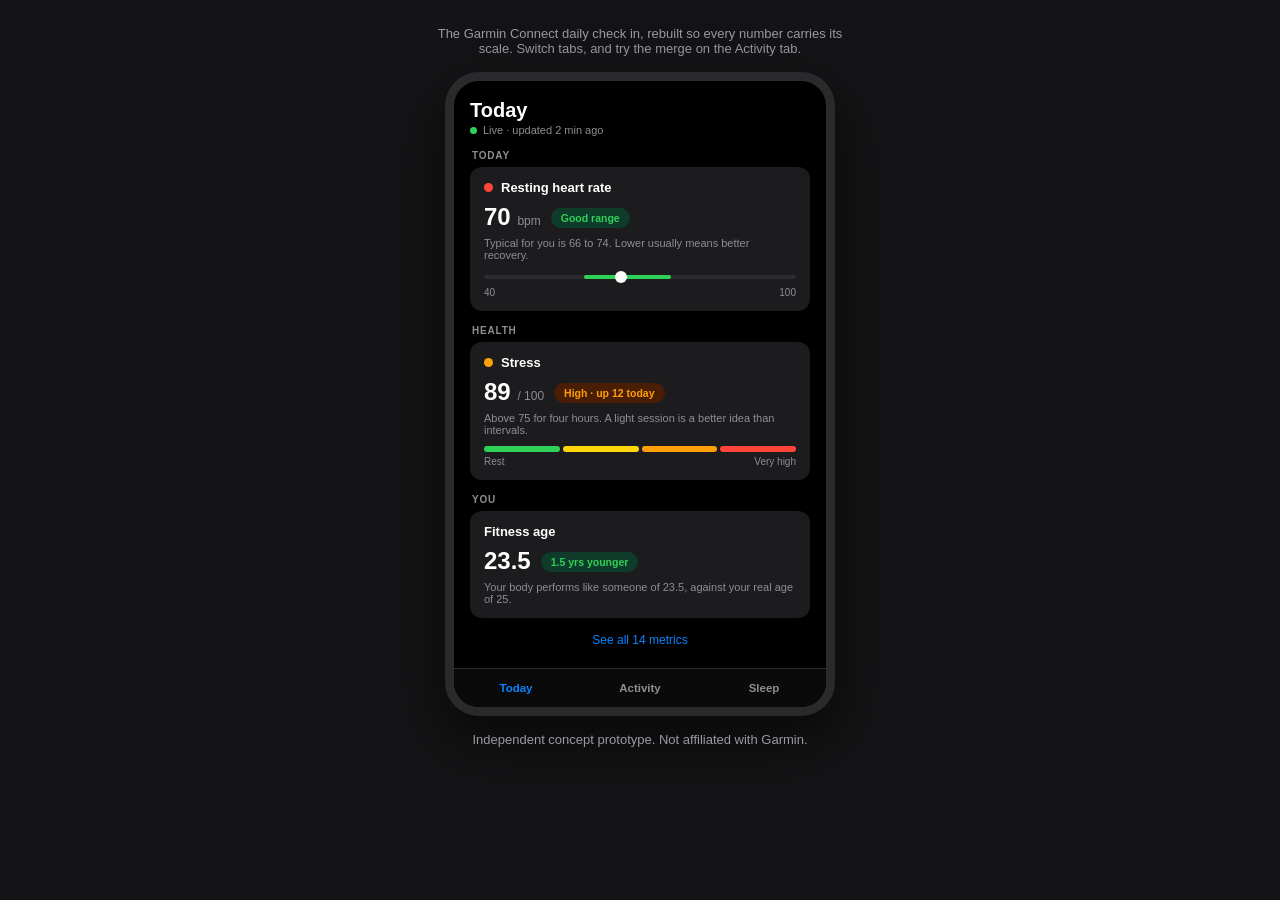
<file: prototypes/garmin/index.html>
<!DOCTYPE html>
<html lang="en">
<head>
<meta charset="utf-8">
<meta name="viewport" content="width=device-width, initial-scale=1">
<title>Garmin Today</title>
<style>
*{box-sizing:border-box;margin:0;font-family:-apple-system,BlinkMacSystemFont,"Segoe UI",Roboto,Arial,sans-serif}
body{background:#141416;min-height:100vh;display:flex;flex-direction:column;align-items:center;padding:26px 12px;color:#ddd}
.cap{font-size:13px;color:#9a9aa0;margin-bottom:16px;text-align:center;max-width:430px}
.phone{width:390px;max-width:100%;background:#000;border-radius:34px;border:9px solid #2a2a2c;overflow:hidden;box-shadow:0 24px 60px rgba(0,0,0,.6);color:#fff}
.pane{display:none;padding:18px 16px 8px;min-height:560px}
.pane.on{display:block}
h1{font-size:20px;margin-bottom:2px}
.live{font-size:11px;color:#8E8E93;display:flex;align-items:center;gap:6px;margin-bottom:14px}
.pulse{width:7px;height:7px;border-radius:50%;background:#30D158}
.sec{font-size:10px;font-weight:800;letter-spacing:.08em;color:#8E8E93;margin:14px 2px 6px}
.card{background:#1C1C1E;border-radius:12px;padding:13px 14px;margin-bottom:10px}
.card h3{font-size:13px;margin-bottom:8px;display:flex;align-items:center;gap:8px}
.icon{width:9px;height:9px;border-radius:50%;flex:0 0 auto}
.big{font-size:24px;font-weight:800}
.big small{font-size:12px;color:#8E8E93;font-weight:400}
.pill{display:inline-block;font-size:10.5px;font-weight:800;border-radius:10px;padding:4px 10px;margin-left:10px;vertical-align:3px}
.good{background:#0E3B2A;color:#30D158}
.warn{background:#4A1D05;color:#FF9F0A}
.exp{font-size:11px;color:#8E8E93;margin-top:6px}
.zone{display:flex;gap:3px;margin-top:10px}
.zone div{height:6px;border-radius:3px;flex:1}
.marker{font-size:10px;color:#8E8E93;display:flex;justify-content:space-between;margin-top:4px}
.range{position:relative;height:12px;margin-top:10px}
.range .rl{position:absolute;top:4px;width:100%;height:4px;border-radius:2px;background:#2C2C2E}
.range .seg{position:absolute;top:4px;height:4px;border-radius:2px;background:#30D158}
.range .me{position:absolute;top:0;width:12px;height:12px;border-radius:50%;background:#fff;transform:translateX(-50%)}
.btn{background:#0A84FF;color:#fff;border:0;border-radius:12px;font-weight:800;font-size:12px;padding:8px 16px;cursor:pointer}
.link{background:none;border:0;color:#0A84FF;font-size:12px;cursor:pointer;padding:0}
.act .rowa{display:flex;align-items:center;gap:12px}
.blob{width:34px;height:34px;border-radius:50%;background:#FF9F0A;flex:0 0 auto}
.blob.walk{background:#30D158}
.rowa b{display:block;font-size:15px}
.rowa small{color:#8E8E93;font-size:11px}
.note{background:#0E2E45;border-radius:12px;padding:12px 14px;margin-bottom:10px}
.note b{color:#0A84FF;font-size:12px;display:block;margin-bottom:3px}
.note small{color:#8E8E93;font-size:11px;display:block;margin-bottom:8px}
.chart{display:flex;align-items:flex-end;gap:5px;height:110px;padding:6px 2px 0;border-bottom:1px solid #2C2C2E}
.chart div{flex:1;background:#0A84FF;border-radius:2px 2px 0 0}
.chart div.met{background:#30D158}
.leg{display:flex;gap:16px;font-size:11px;color:#8E8E93;margin-top:8px;align-items:center}
.dotl{width:9px;height:9px;border-radius:50%;display:inline-block;margin-right:5px;vertical-align:-1px}
.tabs{display:flex;border-top:1px solid #2C2C2E;background:#0a0a0a}
.tabs button{flex:1;background:none;border:0;color:#8E8E93;font-size:11.5px;font-weight:600;padding:13px 0;cursor:pointer}
.tabs button.on{color:#0A84FF}
.hid{display:none}
</style>
</head>
<body>

<p class="cap">The Garmin Connect daily check in, rebuilt so every number carries its scale. Switch tabs, and try the merge on the Activity tab.</p>

<div class="phone">
  <div id="today" class="pane on">
    <h1>Today</h1>
    <div class="live"><span class="pulse"></span>Live · updated 2 min ago</div>

    <div class="sec">TODAY</div>
    <div class="card">
      <h3><span class="icon" style="background:#FF453A"></span>Resting heart rate</h3>
      <span class="big">70 <small>bpm</small></span><span class="pill good">Good range</span>
      <div class="exp">Typical for you is 66 to 74. Lower usually means better recovery.</div>
      <div class="range"><div class="rl"></div><div class="seg" style="left:32%;width:28%"></div><div class="me" style="left:44%"></div></div>
      <div class="marker"><span>40</span><span>100</span></div>
    </div>

    <div class="sec">HEALTH</div>
    <div class="card">
      <h3><span class="icon" style="background:#FF9F0A"></span>Stress</h3>
      <span class="big">89 <small>/ 100</small></span><span class="pill warn">High · up 12 today</span>
      <div class="exp">Above 75 for four hours. A light session is a better idea than intervals.</div>
      <div class="zone"><div style="background:#30D158"></div><div style="background:#FFD60A"></div><div style="background:#FF9F0A"></div><div style="background:#FF453A"></div></div>
      <div class="marker"><span>Rest</span><span>Very high</span></div>
    </div>

    <div class="sec">YOU</div>
    <div class="card">
      <h3>Fitness age</h3>
      <span class="big">23.5</span><span class="pill good">1.5 yrs younger</span>
      <div class="exp">Your body performs like someone of 23.5, against your real age of 25.</div>
    </div>
    <p style="text-align:center;margin:12px 0"><button class="link">See all 14 metrics</button></p>
  </div>

  <div id="activity" class="pane act">
    <h1>Today's activity</h1>
    <div class="live" style="visibility:hidden">.</div>

    <div id="split">
      <div class="note"><b>Auto detect split your run</b><small>One workout was recorded as three separate entries. The first is at a walking pace.</small><button class="btn" onclick="merge(true)">Merge segments</button></div>
      <div class="card"><div class="rowa"><span class="blob"></span><span><b>Running · 0.21 km</b><small>3:07 · 14:36 /km</small></span></div></div>
      <div class="card"><div class="rowa"><span class="blob"></span><span><b>Running · 1.07 km</b><small>14:43 · 13:46 /km</small></span></div></div>
      <div class="card"><div class="rowa"><span class="blob"></span><span><b>Running · 2.26 km</b><small>25:07 · 11:08 /km</small></span></div></div>
    </div>

    <div id="merged" class="hid">
      <div class="card"><div class="rowa"><span class="blob"></span><span><b>Morning run · 3.33 km</b><small>39:50 · 11:58 /km average</small></span></div>
        <div class="exp" style="margin-top:8px">3 segments merged · <button class="link" onclick="merge(false)">Undo</button></div></div>
      <div class="card"><div class="rowa"><span class="blob walk"></span><span><b>Warm up walk · 0.21 km</b><small>3:07 · 14:36 /km</small></span></div>
        <div class="exp" style="margin-top:8px;color:#30D158">Recategorised from Running. That pace is a walk.</div></div>
      <div class="note"><b>Stop this happening again?</b><small>Merge adjacent segments automatically from now on.</small><button class="btn">Turn on</button></div>
    </div>
  </div>

  <div id="sleep" class="pane">
    <h1>Sleep</h1>
    <div class="live"><span class="pulse"></span>20 Jul to 16 Aug · up to date as of this morning</div>
    <div class="card">
      <span class="big">6h 18m</span><span class="pill warn">42m below goal</span>
      <div class="exp">Average over the last four weeks. Goal is 7h 00m.</div>
    </div>
    <div class="card">
      <h3>Nightly duration</h3>
      <div class="chart">
        <div style="height:62%"></div><div style="height:48%"></div><div style="height:70%"></div><div style="height:34%"></div>
        <div style="height:55%"></div><div class="met" style="height:92%"></div><div style="height:52%"></div><div style="height:44%"></div>
        <div style="height:74%"></div><div class="met" style="height:88%"></div><div style="height:38%"></div><div style="height:58%"></div>
      </div>
      <div class="leg"><span><span class="dotl" style="background:#0A84FF"></span>Below goal</span><span><span class="dotl" style="background:#30D158"></span>Goal met</span></div>
    </div>
  </div>

  <div class="tabs">
    <button id="tb-today" class="on" onclick="tab('today')">Today</button>
    <button id="tb-activity" onclick="tab('activity')">Activity</button>
    <button id="tb-sleep" onclick="tab('sleep')">Sleep</button>
  </div>
</div>

<p class="cap" style="margin-top:16px">Independent concept prototype. Not affiliated with Garmin.</p>

<script>
function tab(n){
  var names=['today','activity','sleep'];
  for(var i=0;i<names.length;i++){
    document.getElementById(names[i]).classList.toggle('on',names[i]===n);
    document.getElementById('tb-'+names[i]).classList.toggle('on',names[i]===n);
  }
}
function merge(on){
  document.getElementById('split').className = on?'hid':'';
  document.getElementById('merged').className = on?'':'hid';
}
</script>

</body>
</html>
</file>
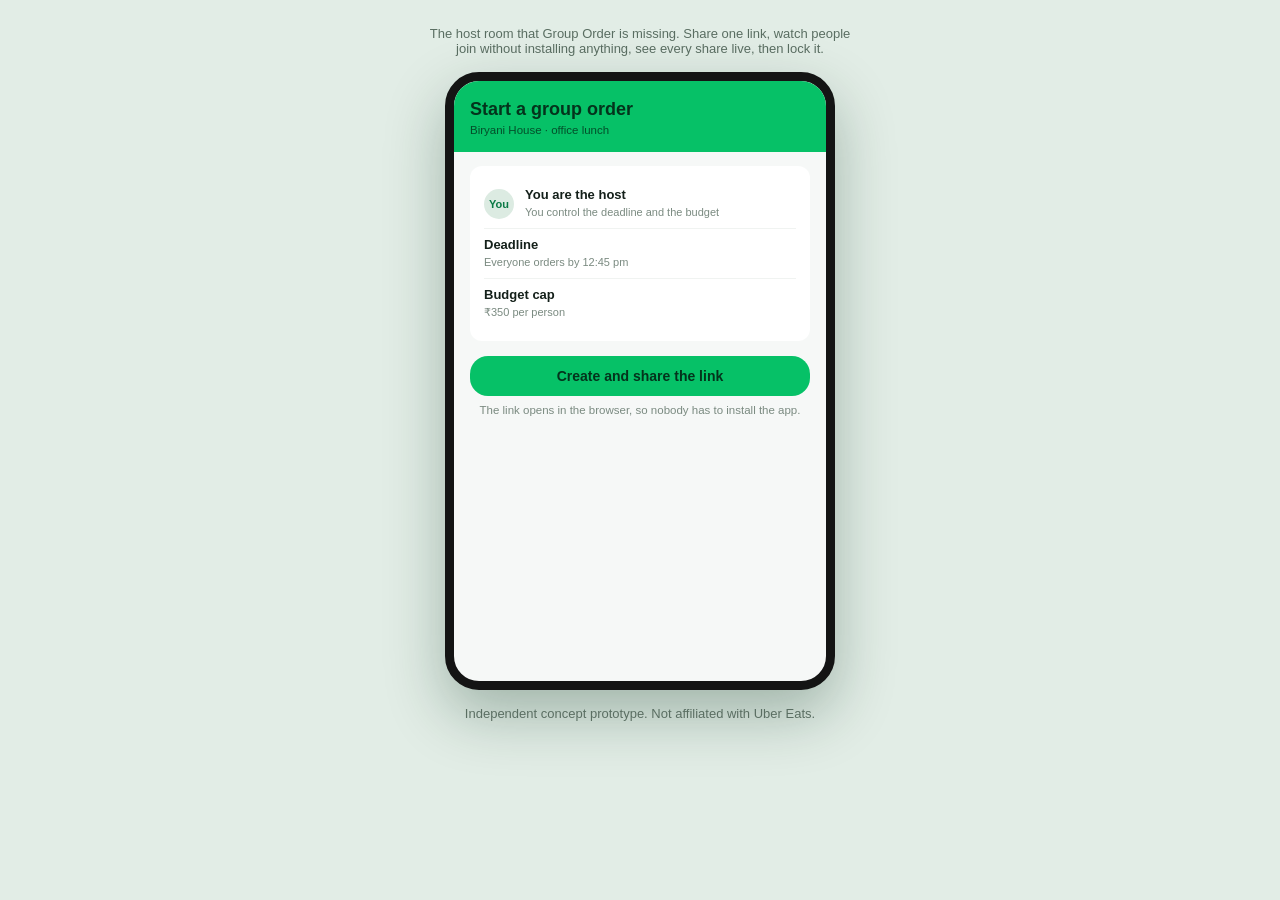
<file: prototypes/ubereats/index.html>
<!DOCTYPE html>
<html lang="en">
<head>
<meta charset="utf-8">
<meta name="viewport" content="width=device-width, initial-scale=1">
<title>Group Order Host Room</title>
<style>
*{box-sizing:border-box;margin:0;font-family:-apple-system,BlinkMacSystemFont,"Segoe UI",Roboto,Arial,sans-serif}
body{background:#E2EDE6;min-height:100vh;display:flex;flex-direction:column;align-items:center;padding:26px 12px;color:#14201A}
.cap{font-size:13px;color:#5A6E62;margin-bottom:16px;text-align:center;max-width:440px}
.phone{width:390px;max-width:100%;background:#F6F8F7;border-radius:34px;border:9px solid #141414;overflow:hidden;box-shadow:0 24px 60px rgba(10,50,30,.3)}
.scr{display:none;min-height:600px}.scr.on{display:block}
.hdr{background:#06C167;color:#04331C;padding:18px 16px 14px}
.hdr b{font-size:18px;display:block}
.hdr small{font-size:11.5px;opacity:.8}
.pad{padding:14px 16px 8px}
.card{background:#fff;border-radius:12px;padding:13px 14px;margin-bottom:11px}
.row{display:flex;align-items:center;gap:11px;padding:8px 0;border-bottom:1px solid #F0F3F1}
.row:last-child{border-bottom:0}
.av{width:30px;height:30px;border-radius:50%;background:#DCEBE2;display:flex;align-items:center;justify-content:center;font-size:11px;font-weight:800;color:#0B7A46;flex:0 0 auto}
.row .nm{flex:1}
.row b{font-size:13px;display:block}
.row small{font-size:11px;color:#7A8A80}
.amt{font-weight:800;font-size:13px}
.pend{color:#B0854A;font-size:11px;font-weight:700}
.in{color:#0B7A46;font-size:11px;font-weight:700}
.total{display:flex;justify-content:space-between;font-size:14px;padding-top:10px}
.total b{font-size:15px}
.btn{width:100%;background:#06C167;color:#04331C;border:0;border-radius:18px;font-weight:800;font-size:14px;padding:12px 0;cursor:pointer;margin:4px 0 8px}
.btn:disabled{background:#D6DED9;color:#8A968E}
.btn2{width:100%;background:#fff;border:1.4px solid #0B7A46;color:#0B7A46;border-radius:18px;font-weight:800;font-size:13px;padding:10px 0;cursor:pointer;margin-bottom:8px}
.muted{font-size:11.5px;color:#7A8A80;text-align:center;margin-bottom:10px}
.linkbox{background:#EAF6EF;border:1px dashed #0B7A46;border-radius:10px;padding:10px 12px;font-size:12px;color:#0B7A46;font-weight:700;text-align:center;margin-bottom:10px}
.tickwrap{text-align:center;padding:26px 16px 6px}
.bigtick{width:58px;height:58px;border-radius:50%;background:#06C167;color:#04331C;font-size:26px;display:flex;align-items:center;justify-content:center;margin:0 auto 12px}
.tickwrap b{font-size:18px;display:block}
.tickwrap small{font-size:12px;color:#7A8A80}
.ghost{background:none;border:1px solid #C4CFC8;color:#5A6E62;border-radius:16px;padding:8px 18px;font-size:12px;cursor:pointer;margin:10px auto;display:block}
</style>
</head>
<body>

<p class="cap">The host room that Group Order is missing. Share one link, watch people join without installing anything, see every share live, then lock it.</p>

<div class="phone">
  <div id="setup" class="scr on">
    <div class="hdr"><b>Start a group order</b><small>Biryani House · office lunch</small></div>
    <div class="pad">
      <div class="card">
        <div class="row"><span class="av">You</span><span class="nm"><b>You are the host</b><small>You control the deadline and the budget</small></span></div>
        <div class="row"><span class="nm"><b>Deadline</b><small>Everyone orders by 12:45 pm</small></span></div>
        <div class="row"><span class="nm"><b>Budget cap</b><small>₹350 per person</small></span></div>
      </div>
      <button class="btn" onclick="go('room')">Create and share the link</button>
      <p class="muted">The link opens in the browser, so nobody has to install the app.</p>
    </div>
  </div>

  <div id="room" class="scr">
    <div class="hdr"><b>Host room</b><small>Biryani House · locks at 12:45 pm</small></div>
    <div class="pad">
      <div class="linkbox">ubereats.com/g/office-lunch · shared on WhatsApp</div>
      <div class="card" id="people">
        <div class="row"><span class="av">You</span><span class="nm"><b>You</b><small>Chicken biryani</small></span><span class="amt">₹240</span></div>
      </div>
      <div class="card">
        <div class="total"><span>Group total so far</span><b id="gt">₹240</b></div>
        <div class="total" style="padding-top:4px"><small style="color:#7A8A80">Delivery ₹49, split between everyone who joins</small></div>
      </div>
      <button class="btn2" id="simBtn" onclick="join()">A colleague opens the link</button>
      <button class="btn" id="lockBtn" onclick="go('locked')" disabled>Lock the order</button>
      <p class="muted" id="roomNote">The lock opens once at least one other person is in.</p>
    </div>
  </div>

  <div id="locked" class="scr">
    <div class="tickwrap"><span class="bigtick">✓</span><b>Order locked</b><small>Everyone received a confirmation with their own share</small></div>
    <div class="pad">
      <div class="card" id="finalSplit"></div>
      <div class="card"><div class="total"><span>One delivery, one fee</span><b id="dsplit">₹49 split</b></div></div>
      <p class="muted">No chasing payments after lunch. Each person paid their own share when they joined.</p>
      <button class="ghost" onclick="location.reload()">Start over</button>
    </div>
  </div>
</div>

<p class="cap" style="margin-top:16px">Independent concept prototype. Not affiliated with Uber Eats.</p>

<script>
var friends=[['PR','Priya','Paneer biryani',210],['AN','Ananya','Veg biryani + raita',260]];
var joined=0, total=240;
function go(n){
  var s=['setup','room','locked'];
  for(var i=0;i<s.length;i++){document.getElementById(s[i]).classList.toggle('on',s[i]===n);}
  if(n==='locked'){fill();}
}
function join(){
  if(joined>=friends.length) return;
  var f=friends[joined]; joined++;
  total+=f[3];
  var r=document.createElement('div'); r.className='row';
  r.innerHTML='<span class="av">'+f[0]+'</span><span class="nm"><b>'+f[1]+'</b><small>'+f[2]+' · joined from the link, no app</small></span><span class="amt">₹'+f[3]+'</span>';
  document.getElementById('people').appendChild(r);
  document.getElementById('gt').textContent='₹'+total;
  document.getElementById('lockBtn').disabled=false;
  document.getElementById('roomNote').textContent='Everyone sees their own share before anything is paid.';
  if(joined>=friends.length){var b=document.getElementById('simBtn');b.disabled=true;b.textContent='Everyone is in';}
}
function fill(){
  var ppl=[['You','Chicken biryani',240],['Priya','Paneer biryani',210],['Ananya','Veg biryani + raita',260]].slice(0,joined+1);
  var share=Math.round(49/ppl.length);
  var h='';
  for(var i=0;i<ppl.length;i++){
    h+='<div class="row"><span class="av">'+(i===0?'You':ppl[i][0].slice(0,2).toUpperCase())+'</span><span class="nm"><b>'+ppl[i][0]+'</b><small>'+ppl[i][1]+'</small></span><span class="amt">₹'+(ppl[i][2]+share)+'</span></div>';
  }
  document.getElementById('finalSplit').innerHTML=h;
  document.getElementById('dsplit').textContent='₹'+share+' each';
}
</script>

</body>
</html>
</file>
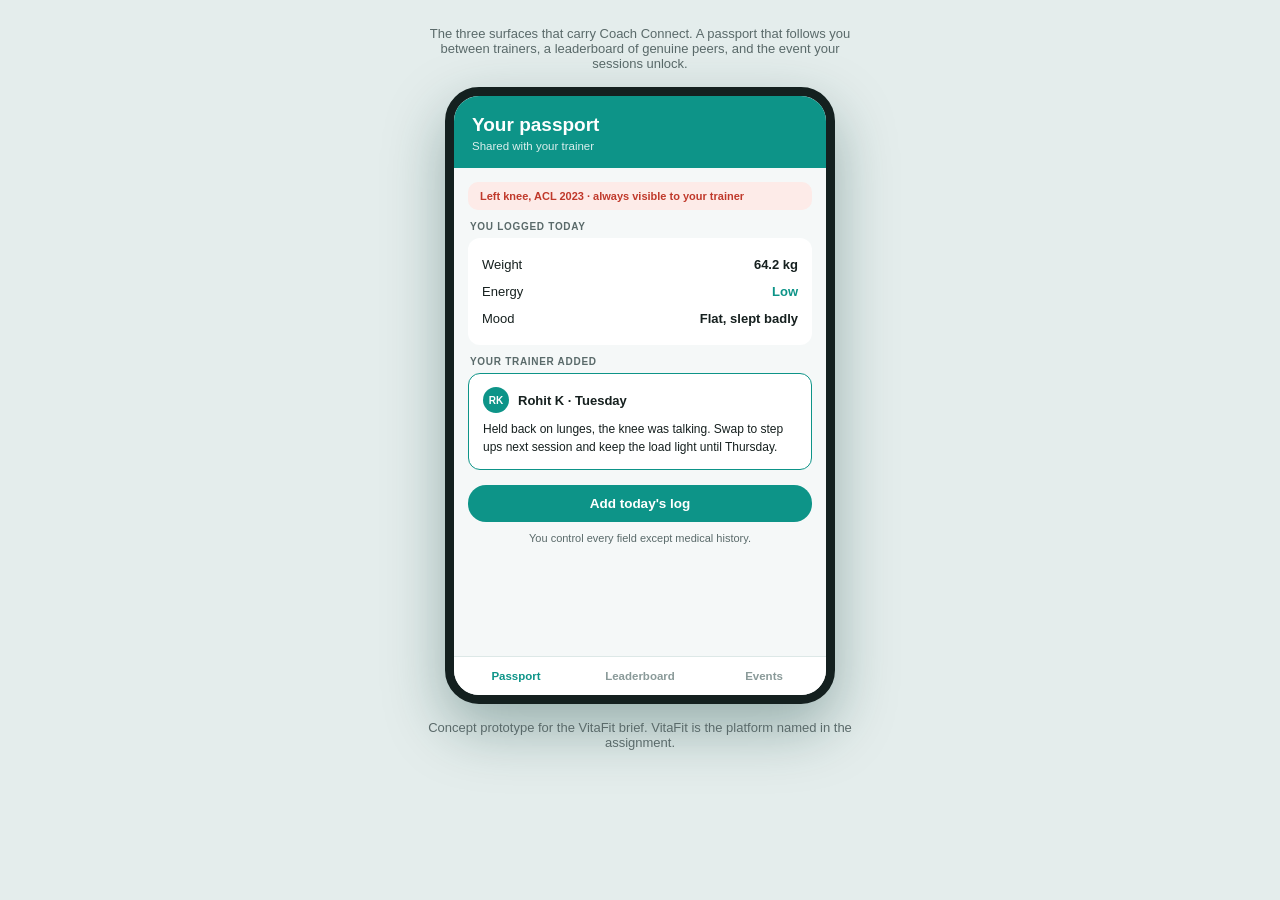
<file: prototypes/vitafit/index.html>
<!DOCTYPE html>
<html lang="en">
<head>
<meta charset="utf-8">
<meta name="viewport" content="width=device-width, initial-scale=1">
<title>VitaFit Coach Connect</title>
<style>
*{box-sizing:border-box;margin:0;font-family:-apple-system,BlinkMacSystemFont,"Segoe UI",Roboto,Arial,sans-serif}
body{background:#E4EDEC;min-height:100vh;display:flex;flex-direction:column;align-items:center;padding:26px 12px;color:#16201F}
.cap{font-size:13px;color:#5A6A6A;margin-bottom:16px;text-align:center;max-width:430px}
.phone{width:390px;max-width:100%;background:#F5F8F8;border-radius:34px;border:9px solid #14201f;overflow:hidden;box-shadow:0 24px 60px rgba(10,60,55,.35)}
.pane{display:none;min-height:560px}
.pane.on{display:block}
.hdr{background:#0D9488;color:#fff;padding:18px 18px 14px}
.hdr b{font-size:19px;display:block}
.hdr small{opacity:.85;font-size:11.5px}
.body{padding:14px 14px 4px}
.card{background:#fff;border-radius:12px;padding:13px 14px;margin-bottom:11px}
.warnband{background:#FDEBE8;color:#C0392B;font-size:11px;font-weight:700;border-radius:10px;padding:8px 12px;margin-bottom:11px}
.sec{font-size:10px;font-weight:800;letter-spacing:.07em;color:#5A6A6A;margin:2px 2px 6px}
.kv{display:flex;justify-content:space-between;font-size:13px;padding:6px 0}
.kv b{font-weight:700}
.tn{border:1.2px solid #0D9488}
.tn .who{display:flex;align-items:center;gap:9px;margin-bottom:7px}
.av{width:26px;height:26px;border-radius:50%;background:#0D9488;color:#fff;font-size:10px;font-weight:800;display:flex;align-items:center;justify-content:center}
.tn small{font-size:12px;color:#16201F;line-height:1.5;display:block}
.btn{width:100%;background:#0D9488;color:#fff;border:0;border-radius:18px;font-weight:800;font-size:13.5px;padding:11px 0;cursor:pointer;margin:4px 0 10px}
.btn.done{background:#0E3B2A;color:#4FD1C5}
.muted{font-size:11px;color:#5A6A6A;text-align:center;margin-bottom:10px}
.rowb{display:flex;align-items:center;gap:10px;padding:9px 12px;border-radius:10px;background:#fff;margin-bottom:8px;font-size:13px}
.rowb .rk{width:16px;font-weight:800;color:#8A9A99}
.rowb .avg{width:26px;height:26px;border-radius:50%;background:#DDE8E7;flex:0 0 auto}
.rowb .nm{flex:1}
.rowb .nm small{display:block;font-size:10.5px;color:#8A9A99}
.rowb .xp{font-weight:800;font-size:12.5px}
.rowb.me{background:#0D9488;color:#fff}
.rowb.me .rk,.rowb.me .nm small{color:rgba(255,255,255,.8)}
.gap{border:1.2px solid #0D9488}
.bar{height:6px;border-radius:3px;background:#DDE8E7;overflow:hidden;margin-top:8px}
.bar div{height:100%;background:#0D9488;transition:width .4s}
.ev .top{background:#DCEEEB;margin:-13px -14px 10px;padding:12px 14px;border-radius:12px 12px 0 0}
.ev .top small{color:#0D9488;font-weight:800;font-size:10px;letter-spacing:.05em;display:block}
.ev .top b{font-size:16px}
.ev p{font-size:12px;color:#5A6A6A;margin:3px 0}
.squad{display:flex;align-items:center;gap:6px;font-size:12px;color:#5A6A6A;margin-top:8px}
.squad .avg{width:22px;height:22px;margin-left:-6px;border:2px solid #fff}
.squad .avg:first-child{margin-left:0}
.safe{background:#FFF6E5;color:#8A6D1F;font-size:11px;border-radius:10px;padding:9px 12px}
.tabs{display:flex;border-top:1px solid #DDE8E7;background:#fff}
.tabs button{flex:1;background:none;border:0;color:#8A9A99;font-size:11.5px;font-weight:700;padding:13px 0;cursor:pointer}
.tabs button.on{color:#0D9488}
</style>
</head>
<body>

<p class="cap">The three surfaces that carry Coach Connect. A passport that follows you between trainers, a leaderboard of genuine peers, and the event your sessions unlock.</p>

<div class="phone">
  <div id="passport" class="pane on">
    <div class="hdr"><b>Your passport</b><small>Shared with your trainer</small></div>
    <div class="body">
      <div class="warnband">Left knee, ACL 2023 · always visible to your trainer</div>
      <div class="sec">YOU LOGGED TODAY</div>
      <div class="card">
        <div class="kv"><span>Weight</span><b>64.2 kg</b></div>
        <div class="kv"><span>Energy</span><b style="color:#0D9488">Low</b></div>
        <div class="kv"><span>Mood</span><b>Flat, slept badly</b></div>
        <div class="kv" id="extraLog" style="display:none"><span>Water</span><b>2.0 L</b></div>
      </div>
      <div class="sec">YOUR TRAINER ADDED</div>
      <div class="card tn">
        <div class="who"><span class="av">RK</span><b style="font-size:13px">Rohit K · Tuesday</b></div>
        <small>Held back on lunges, the knee was talking. Swap to step ups next session and keep the load light until Thursday.</small>
      </div>
      <button class="btn" id="logBtn" onclick="log()">Add today's log</button>
      <p class="muted">You control every field except medical history.</p>
    </div>
  </div>

  <div id="board" class="pane">
    <div class="hdr"><b>This week</b><small>Women 40 to 49 · strength · 60 to 70 kg</small></div>
    <div class="body">
      <p class="muted" style="text-align:left;margin:2px 2px 10px">Ranked against 214 genuine peers, never against the whole app.</p>
      <div class="rowb"><span class="rk">2</span><span class="avg"></span><span class="nm">Meera R<small>5 sessions</small></span><span class="xp">940 XP</span></div>
      <div class="rowb me"><span class="rk">3</span><span class="avg"></span><span class="nm">You<small>4 sessions · 12 day streak</small></span><span class="xp">880 XP</span></div>
      <div class="rowb"><span class="rk">4</span><span class="avg"></span><span class="nm">Anjali T<small>4 sessions</small></span><span class="xp">815 XP</span></div>
      <div class="card gap"><b style="font-size:13px">60 XP from second place</b>
        <p style="font-size:12px;color:#5A6A6A;margin-top:3px">One more session this week takes it.</p>
        <div class="bar"><div style="width:82%"></div></div>
      </div>
      <div class="safe">Streak freeze available. Miss a day without losing twelve.</div>
    </div>
  </div>

  <div id="event" class="pane">
    <div class="hdr"><b>Unlocked</b><small>You completed 8 online sessions, so a chapter event is open to you</small></div>
    <div class="body">
      <div class="card ev">
        <div class="top"><small>SUNDAY · 6:30 AM</small><b>Cubbon Park 5k</b></div>
        <p>Led by Rohit K, your trainer</p>
        <p>Bengaluru chapter · 2.4 km from you</p>
        <p id="capTxt">18 of 25 places taken</p>
        <div class="bar"><div id="capBar" style="width:72%"></div></div>
      </div>
      <button class="btn" id="rsvp" onclick="reserve()">Reserve my place</button>
      <div class="card">
        <b style="font-size:13px">Bring your squad</b>
        <div class="squad"><span class="avg"></span><span class="avg"></span><span class="avg"></span><span style="margin-left:8px">3 of your squad are going</span></div>
        <p style="font-size:12px;color:#0D9488;font-weight:700;margin-top:8px">Invite on WhatsApp</p>
      </div>
      <div class="safe">Certified trainer, capped capacity, waiver signed once in the app.</div>
    </div>
  </div>

  <div class="tabs">
    <button id="tb-passport" class="on" onclick="tab('passport')">Passport</button>
    <button id="tb-board" onclick="tab('board')">Leaderboard</button>
    <button id="tb-event" onclick="tab('event')">Events</button>
  </div>
</div>

<p class="cap" style="margin-top:16px">Concept prototype for the VitaFit brief. VitaFit is the platform named in the assignment.</p>

<script>
function tab(n){
  var names=['passport','board','event'];
  for(var i=0;i<names.length;i++){
    document.getElementById(names[i]).classList.toggle('on',names[i]===n);
    document.getElementById('tb-'+names[i]).classList.toggle('on',names[i]===n);
  }
}
function log(){
  document.getElementById('extraLog').style.display='flex';
  var b=document.getElementById('logBtn'); b.textContent='Logged for today ✓'; b.className='btn done'; b.disabled=true;
}
function reserve(){
  var b=document.getElementById('rsvp'); b.textContent='Reserved · see you Sunday'; b.className='btn done'; b.disabled=true;
  document.getElementById('capTxt').textContent='19 of 25 places taken';
  document.getElementById('capBar').style.width='76%';
}
</script>

</body>
</html>
</file>
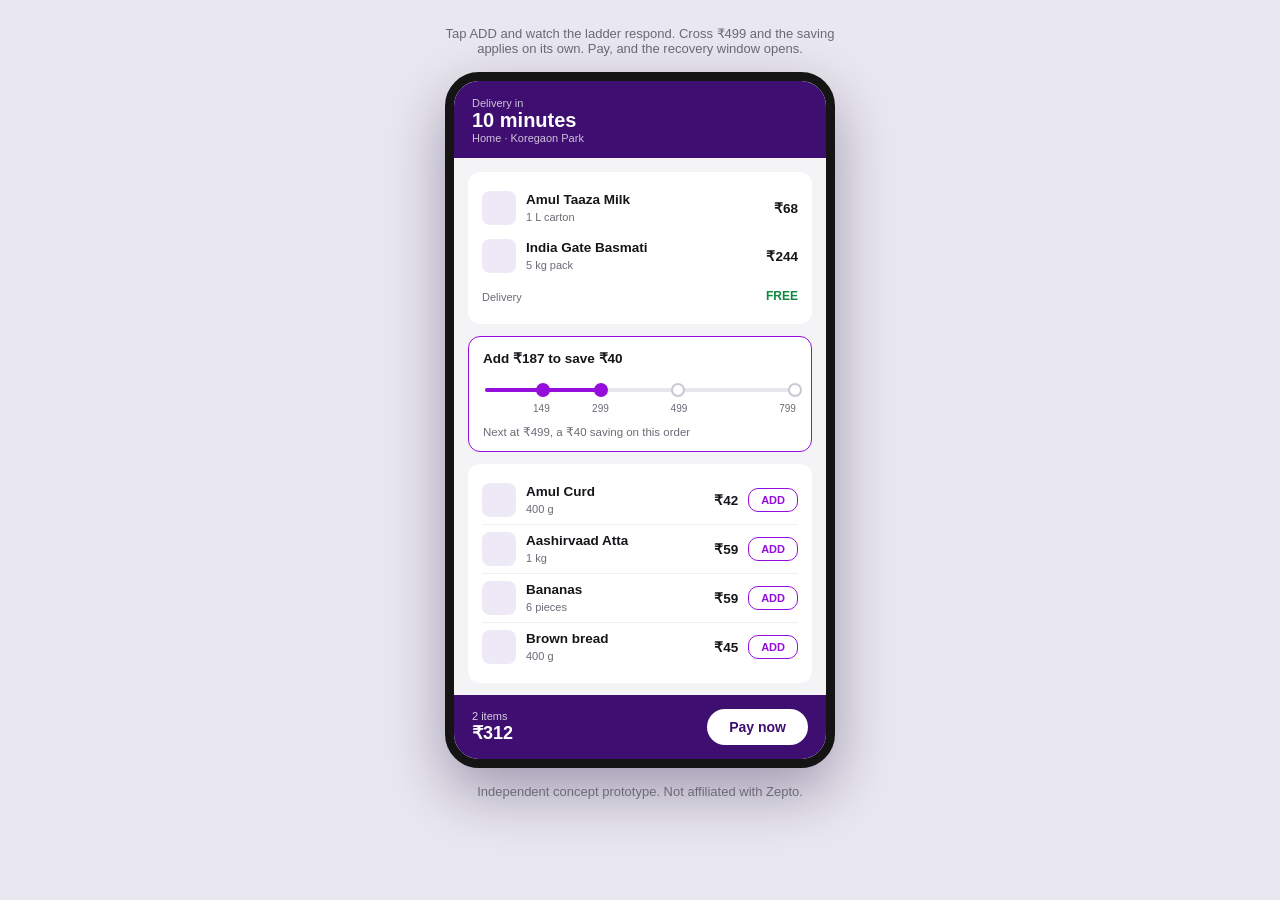
<file: prototypes/zepto/index.html>
<!DOCTYPE html>
<html lang="en">
<head>
<meta charset="utf-8">
<meta name="viewport" content="width=device-width, initial-scale=1">
<title>Zepto Basket Ladder</title>
<style>
*{box-sizing:border-box;margin:0;font-family:-apple-system,BlinkMacSystemFont,"Segoe UI",Roboto,Arial,sans-serif}
body{background:#E9E7EF;min-height:100vh;display:flex;flex-direction:column;align-items:center;padding:26px 12px;color:#16161A}
.cap{font-size:13px;color:#6B6B76;margin-bottom:16px;text-align:center;max-width:420px}
.phone{width:390px;max-width:100%;background:#F4F4F6;border-radius:34px;border:9px solid #141414;overflow:hidden;box-shadow:0 24px 60px rgba(30,10,60,.35)}
.scr{display:none}.scr.on{display:block}
.hdr{background:#3E0E70;color:#fff;padding:16px 18px 14px}
.hdr small{opacity:.75;font-size:11px;display:block}
.hdr b{font-size:20px}
.body{padding:14px 14px 0}
.card{background:#fff;border-radius:12px;padding:12px 14px;margin-bottom:12px}
.row{display:flex;align-items:center;gap:10px;padding:7px 0}
.thumb{width:34px;height:34px;border-radius:8px;background:#EDE9F6;flex:0 0 auto}
.row .nm{flex:1}
.row .nm b{font-size:13.5px;display:block}
.row .nm small{color:#6B6B76;font-size:11px}
.price{font-weight:700;font-size:13.5px}
.free{color:#10893E;font-weight:800;font-size:12px}
.lad{border:1.4px solid #950EDB}
.lad b{font-size:13.5px}
.track{position:relative;height:22px;margin:12px 2px 0}
.track .rail,.track .fill{position:absolute;top:9px;left:0;height:4px;border-radius:2px}
.rail{width:100%;background:#E6E6EC}
.fill{background:#950EDB;transition:width .35s}
.dot{position:absolute;top:4px;width:14px;height:14px;border-radius:50%;background:#fff;border:2.5px solid #C9C9D4;transform:translateX(-50%)}
.dot.hit{background:#950EDB;border-color:#950EDB}
.lbls{display:flex;position:relative;height:14px;font-size:10px;color:#6B6B76;margin-top:2px}
.lbls span{position:absolute;transform:translateX(-50%)}
.nxt{font-size:11.5px;color:#6B6B76;margin-top:8px}
.unlocked{display:none;background:#10893E;color:#fff;border-radius:12px;padding:12px 14px;margin-bottom:12px;font-size:13px}
.unlocked.on{display:flex;align-items:center;gap:10px}
.unlocked small{opacity:.85;display:block;font-size:11px}
.tick{width:26px;height:26px;border-radius:50%;border:2px solid #fff;display:flex;align-items:center;justify-content:center;flex:0 0 auto}
.sug .row{border-top:1px solid #F0F0F3}
.sug .row:first-of-type{border-top:0}
.add{border:1.4px solid #950EDB;color:#950EDB;background:#fff;border-radius:10px;font-weight:800;font-size:11px;padding:5px 12px;cursor:pointer}
.add:disabled{border-color:#C9C9D4;color:#9A9AA6}
.paybar{background:#3E0E70;color:#fff;display:flex;align-items:center;justify-content:space-between;padding:14px 18px;margin-top:4px}
.paybar small{opacity:.8;font-size:11px;display:block}
.paybar b{font-size:18px}
.paybtn{background:#fff;color:#3E0E70;border:0;border-radius:18px;font-weight:800;font-size:14px;padding:10px 22px;cursor:pointer}
.center{text-align:center}
.bigtick{width:56px;height:56px;border-radius:50%;border:3px solid #fff;margin:6px auto 12px;display:flex;align-items:center;justify-content:center;font-size:26px}
.cd{height:5px;border-radius:3px;background:#E6E6EC;overflow:hidden;margin-top:8px}
.cd div{height:100%;background:#950EDB;width:100%;transition:width 1s linear}
.muted{color:#6B6B76;font-size:11.5px}
.ghost{background:none;border:1px solid #C9C9D4;color:#6B6B76;border-radius:16px;padding:8px 18px;font-size:12px;cursor:pointer;margin:6px auto 16px;display:block}
</style>
</head>
<body>

<p class="cap">Tap ADD and watch the ladder respond. Cross ₹499 and the saving applies on its own. Pay, and the recovery window opens.</p>

<div class="phone">
  <div id="cart" class="scr on">
    <div class="hdr"><small>Delivery in</small><b>10 minutes</b><small>Home · Koregaon Park</small></div>
    <div class="body">
      <div class="card">
        <div class="row"><div class="thumb"></div><div class="nm"><b>Amul Taaza Milk</b><small>1 L carton</small></div><div class="price">₹68</div></div>
        <div class="row"><div class="thumb"></div><div class="nm"><b>India Gate Basmati</b><small>5 kg pack</small></div><div class="price">₹244</div></div>
        <div class="row"><div class="nm"><small>Delivery</small></div><div class="free">FREE</div></div>
      </div>

      <div id="unlocked" class="unlocked"><span class="tick">✓</span><span><b>₹40 saved on this order</b><small>applied automatically</small></span></div>

      <div class="card lad">
        <b id="ladLbl">Add ₹187 to save ₹40</b>
        <div class="track"><div class="rail"></div><div id="fill" class="fill"></div>
          <div class="dot" style="left:18.6%" data-v="149"></div>
          <div class="dot" style="left:37.4%" data-v="299"></div>
          <div class="dot" style="left:62.4%" data-v="499"></div>
          <div class="dot" style="left:100%" data-v="799"></div>
        </div>
        <div class="lbls"><span style="left:18.6%">149</span><span style="left:37.4%">299</span><span style="left:62.4%">499</span><span style="left:97%">799</span></div>
        <div id="ladNxt" class="nxt">Next at ₹499, a ₹40 saving on this order</div>
      </div>

      <div class="card sug">
        <div class="row"><div class="thumb"></div><div class="nm"><b>Amul Curd</b><small>400 g</small></div><div class="price">₹42</div><button class="add" onclick="add(this,42)">ADD</button></div>
        <div class="row"><div class="thumb"></div><div class="nm"><b>Aashirvaad Atta</b><small>1 kg</small></div><div class="price">₹59</div><button class="add" onclick="add(this,59)">ADD</button></div>
        <div class="row"><div class="thumb"></div><div class="nm"><b>Bananas</b><small>6 pieces</small></div><div class="price">₹59</div><button class="add" onclick="add(this,59)">ADD</button></div>
        <div class="row"><div class="thumb"></div><div class="nm"><b>Brown bread</b><small>400 g</small></div><div class="price">₹45</div><button class="add" onclick="add(this,45)">ADD</button></div>
      </div>
    </div>
    <div class="paybar"><div><small id="nItems">2 items</small><b id="payT">₹312</b></div><button class="paybtn" onclick="pay()">Pay now</button></div>
  </div>

  <div id="placed" class="scr">
    <div class="hdr center" style="padding:26px 18px 22px"><div class="bigtick">✓</div><b>Order placed</b><small>Arriving in 9 minutes</small></div>
    <div class="body">
      <div class="card"><b style="font-size:13.5px">Forgot anything?</b>
        <div class="muted" id="cdTxt">96 seconds left to join this delivery</div>
        <div class="cd"><div id="cdBar"></div></div>
      </div>
      <div class="card sug" id="lateSug">
        <div class="row"><div class="thumb"></div><div class="nm"><b>Amul Curd</b><small>400 g</small></div><div class="price">₹42</div><button class="add" onclick="late(this)">ADD</button></div>
        <div class="row"><div class="thumb"></div><div class="nm"><b>Bananas</b><small>6 pieces</small></div><div class="price">₹59</div><button class="add" onclick="late(this)">ADD</button></div>
        <div class="row"><div class="thumb"></div><div class="nm"><b>Brown bread</b><small>400 g</small></div><div class="price">₹45</div><button class="add" onclick="late(this)">ADD</button></div>
      </div>
      <p class="muted center">Additions join the same rider. No second delivery fee.</p>
      <button class="ghost" onclick="location.reload()">Start over</button>
    </div>
  </div>
</div>

<p class="cap" style="margin-top:16px">Independent concept prototype. Not affiliated with Zepto.</p>

<script>
var total=312, items=2, timer=null;
function fmt(n){return '₹'+n}
function render(){
  var save = total>=499 ? 40 : 0;
  document.getElementById('payT').textContent = fmt(total-save);
  document.getElementById('nItems').textContent = items+' items';
  var pct = Math.min(total,799)/799*100;
  document.getElementById('fill').style.width = pct+'%';
  var dots = document.querySelectorAll('#cart .dot');
  for (var i=0;i<dots.length;i++){ dots[i].classList.toggle('hit', total>=+dots[i].getAttribute('data-v')); }
  var lbl=document.getElementById('ladLbl'), nxt=document.getElementById('ladNxt');
  if (total<499){ lbl.textContent='Add '+fmt(499-total)+' to save ₹40'; nxt.textContent='Next at ₹499, a ₹40 saving on this order'; }
  else if (total<799){ lbl.textContent='Add '+fmt(799-total)+' for free delivery on your next three orders'; nxt.textContent='₹40 already saved. The top slab is ₹799.'; }
  else { lbl.textContent='Top slab reached'; nxt.textContent='Every reward on this ladder is unlocked.'; }
  document.getElementById('unlocked').classList.toggle('on', save>0);
}
function add(btn,p){ total+=p; items++; btn.disabled=true; btn.textContent='ADDED'; render(); }
function late(btn){ btn.disabled=true; btn.textContent='ADDED'; }
function pay(){
  document.getElementById('cart').classList.remove('on');
  document.getElementById('placed').classList.add('on');
  var t=96, bar=document.getElementById('cdBar'), txt=document.getElementById('cdTxt');
  timer=setInterval(function(){
    t--; bar.style.width=(t/96*100)+'%';
    if(t<=0){ clearInterval(timer); txt.textContent='Window closed. Your order is on its way.';
      var bs=document.querySelectorAll('#lateSug .add'); for(var i=0;i<bs.length;i++){bs[i].disabled=true;} }
    else { txt.textContent=t+' seconds left to join this delivery'; }
  },1000);
}
render();
</script>

</body>
</html>
</file>
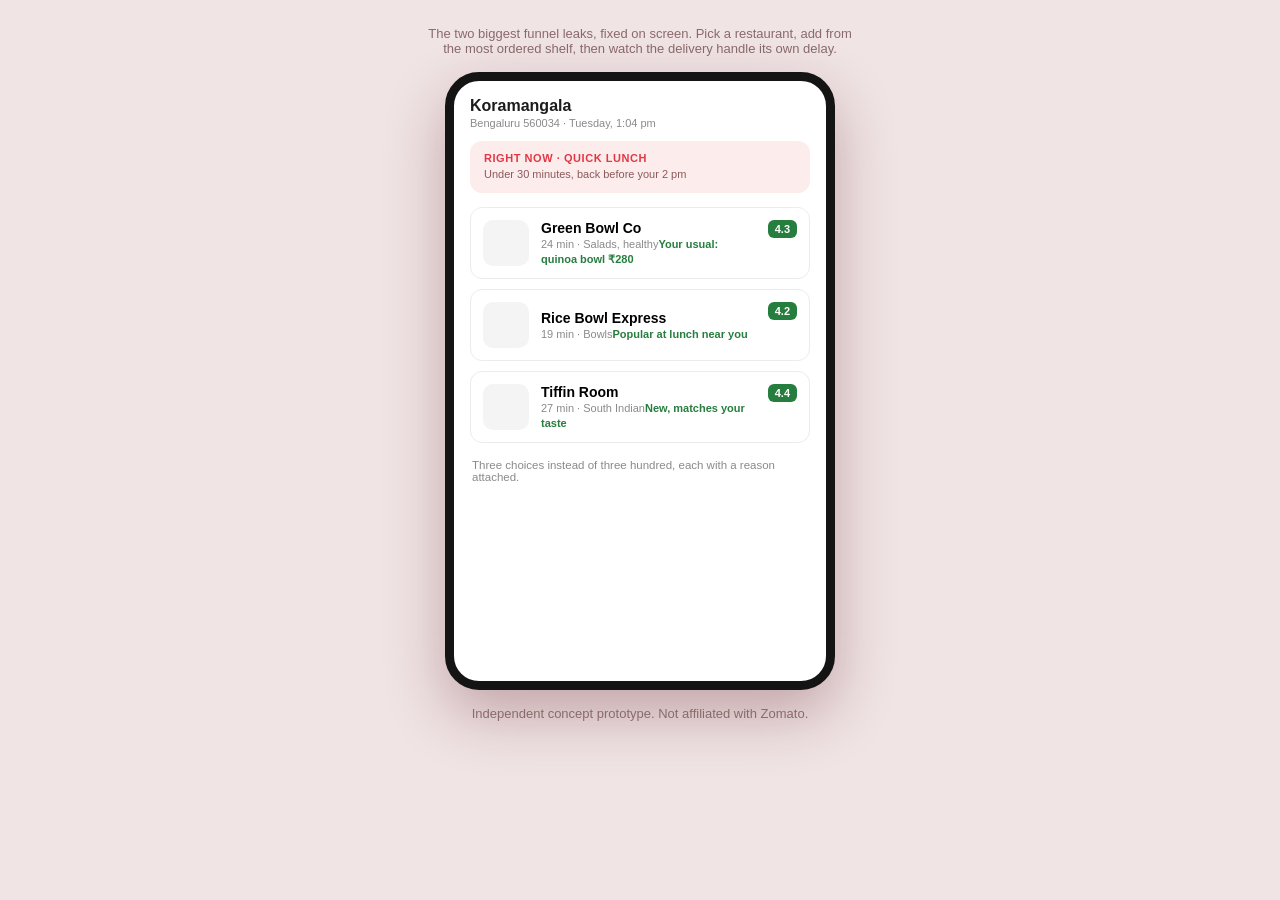
<file: prototypes/zomato/index.html>
<!DOCTYPE html>
<html lang="en">
<head>
<meta charset="utf-8">
<meta name="viewport" content="width=device-width, initial-scale=1">
<title>Zomato Right Now</title>
<style>
*{box-sizing:border-box;margin:0;font-family:-apple-system,BlinkMacSystemFont,"Segoe UI",Roboto,Arial,sans-serif}
body{background:#F0E4E5;min-height:100vh;display:flex;flex-direction:column;align-items:center;padding:26px 12px;color:#1C1C1C}
.cap{font-size:13px;color:#8A6A6C;margin-bottom:16px;text-align:center;max-width:430px}
.phone{width:390px;max-width:100%;background:#fff;border-radius:34px;border:9px solid #141414;overflow:hidden;box-shadow:0 24px 60px rgba(90,20,25,.3)}
.scr{display:none;min-height:600px}.scr.on{display:block}
.pad{padding:16px 16px 8px}
h2{font-size:16px;margin-bottom:2px}
.loc{font-size:11px;color:#8A8A8A;margin-bottom:12px}
.band{background:#FDECEC;border-radius:12px;padding:11px 14px;margin-bottom:14px}
.band b{color:#E23744;font-size:11px;letter-spacing:.05em;display:block}
.band small{color:#8A5A5A;font-size:11px}
.card{border:1px solid #ECECEE;border-radius:12px;padding:12px;display:flex;gap:12px;align-items:center;margin-bottom:10px;cursor:pointer;background:#fff;width:100%;text-align:left;font-family:inherit}
.card:active{background:#FAFAFA}
.thumb{width:46px;height:46px;border-radius:10px;background:#F4F4F5;flex:0 0 auto}
.card .nm{flex:1}
.card b{font-size:14px;display:block}
.card small{color:#8A8A8A;font-size:11px}
.card .why{color:#267E3E;font-weight:700;font-size:11px}
.rate{background:#267E3E;color:#fff;font-size:11px;font-weight:800;border-radius:6px;padding:3px 7px;align-self:flex-start}
.mo{background:#FDECEC;border-radius:12px;padding:12px;margin-bottom:12px}
.mo>b{color:#E23744;font-size:11px;letter-spacing:.05em;display:block;margin-bottom:8px}
.item{background:#fff;border-radius:10px;padding:10px 12px;display:flex;align-items:center;gap:10px;margin-bottom:8px}
.item .nm{flex:1}
.item b{font-size:13px;display:block}
.item small{font-size:10.5px;color:#8A8A8A}
.add{border:1.4px solid #E23744;color:#E23744;background:#fff;border-radius:9px;font-weight:800;font-size:11px;padding:5px 12px;cursor:pointer}
.add:disabled{border-color:#C9C9D4;color:#9A9AA6}
.menu-h{font-size:11px;font-weight:800;color:#8A8A8A;margin:12px 2px 6px}
.mrow{display:flex;justify-content:space-between;font-size:13px;padding:9px 2px;border-bottom:1px solid #F2F2F4;color:#1C1C1C}
.paybar{position:sticky;bottom:0;background:#E23744;color:#fff;display:none;align-items:center;justify-content:space-between;padding:13px 16px}
.paybar.on{display:flex}
.paybar b{font-size:15px}
.paybtn{background:#fff;color:#E23744;border:0;border-radius:16px;font-weight:800;font-size:13px;padding:9px 20px;cursor:pointer}
.dark{background:#1C1C1C;color:#fff;padding:20px 16px}
.dark b{font-size:16px;display:block}
.dark small{color:#B5B5B5;font-size:11.5px}
.pbar{height:5px;border-radius:3px;background:#3A3A3A;margin-top:10px;overflow:hidden}
.pbar div{height:100%;background:#267E3E;width:55%;transition:width 6s linear}
.alert{display:none;background:#FDECEC;border:1px solid #E23744;border-radius:12px;padding:13px;margin:14px 16px}
.alert.on{display:block}
.alert b{color:#E23744;font-size:13px}
.alert p{font-size:12px;color:#8A5A5A;margin-top:4px}
.chip{background:#fff;border-radius:9px;padding:9px 12px;margin-top:9px;font-size:12px}
.chip b{color:#1C1C1C;font-size:12px}
.chip small{display:block;color:#8A8A8A;font-size:10.5px}
.note{font-size:11.5px;color:#8A8A8A;padding:0 16px 14px}
.back{background:none;border:0;color:#E23744;font-size:12px;font-weight:700;cursor:pointer;padding:10px 0}
.ghost{background:none;border:1px solid #C9C9D4;color:#6B6B76;border-radius:16px;padding:8px 18px;font-size:12px;cursor:pointer;margin:10px auto;display:block}
</style>
</head>
<body>

<p class="cap">The two biggest funnel leaks, fixed on screen. Pick a restaurant, add from the most ordered shelf, then watch the delivery handle its own delay.</p>

<div class="phone">
  <div id="home" class="scr on">
    <div class="pad">
      <h2>Koramangala</h2>
      <div class="loc">Bengaluru 560034 · Tuesday, 1:04 pm</div>
      <div class="band"><b>RIGHT NOW · QUICK LUNCH</b><small>Under 30 minutes, back before your 2 pm</small></div>
      <button class="card" onclick="go('menu')"><span class="thumb"></span><span class="nm"><b>Green Bowl Co</b><small>24 min · Salads, healthy</small><span class="why">Your usual: quinoa bowl ₹280</span></span><span class="rate">4.3</span></button>
      <button class="card" onclick="go('menu')"><span class="thumb"></span><span class="nm"><b>Rice Bowl Express</b><small>19 min · Bowls</small><span class="why">Popular at lunch near you</span></span><span class="rate">4.2</span></button>
      <button class="card" onclick="go('menu')"><span class="thumb"></span><span class="nm"><b>Tiffin Room</b><small>27 min · South Indian</small><span class="why">New, matches your taste</span></span><span class="rate">4.4</span></button>
      <p class="note" style="padding:6px 2px">Three choices instead of three hundred, each with a reason attached.</p>
    </div>
  </div>

  <div id="menu" class="scr">
    <div class="pad">
      <button class="back" onclick="go('home')">‹ Back</button>
      <h2>Green Bowl Co</h2>
      <div class="loc">4.3 · 24 min · Salads, healthy</div>
      <div class="mo"><b>MOST ORDERED HERE</b>
        <div class="item"><span class="thumb" style="width:34px;height:34px"></span><span class="nm"><b>Quinoa power bowl</b><small>₹280 · 412 this week</small></span><button class="add" onclick="add(this,280)">ADD</button></div>
        <div class="item"><span class="thumb" style="width:34px;height:34px"></span><span class="nm"><b>Grilled paneer salad</b><small>₹240 · 287 this week</small></span><button class="add" onclick="add(this,240)">ADD</button></div>
      </div>
      <div class="menu-h">FULL MENU</div>
      <div class="mrow"><span>Salads</span><span>14</span></div>
      <div class="mrow"><span>Bowls</span><span>11</span></div>
      <div class="mrow"><span>Wraps</span><span>9</span></div>
      <div class="mrow"><span>Sides and drinks</span><span>23</span></div>
    </div>
    <div id="paybar" class="paybar"><div><small id="pcount">1 item</small> <b id="ptotal">₹280</b></div><button class="paybtn" onclick="go('track');delay()">Place order</button></div>
  </div>

  <div id="track" class="scr">
    <div class="dark"><b>Arriving in 24 minutes</b><small>Ravi picked up your order</small><div class="pbar"><div id="ride"></div></div></div>
    <div id="alert" class="alert">
      <b>Running later than promised</b>
      <p>Traffic near Sony Signal means closer to 38 minutes.</p>
      <div class="chip"><b>₹60 refunded already</b><small>Back on your card in 3 working days. You did not have to ask.</small></div>
    </div>
    <p class="note" id="trackNote" style="padding-top:14px">We watch the promise so you do not have to.</p>
    <button class="ghost" onclick="location.reload()">Start over</button>
  </div>
</div>

<p class="cap" style="margin-top:16px">Independent concept prototype. Not affiliated with Zomato.</p>

<script>
var total=0, count=0;
function go(n){
  var s=['home','menu','track'];
  for(var i=0;i<s.length;i++){document.getElementById(s[i]).classList.toggle('on',s[i]===n);}
}
function add(btn,p){
  total+=p; count++;
  btn.disabled=true; btn.textContent='ADDED';
  document.getElementById('ptotal').textContent='₹'+total;
  document.getElementById('pcount').textContent=count+(count>1?' items':' item');
  document.getElementById('paybar').classList.add('on');
}
function delay(){
  document.getElementById('ride').style.width='70%';
  setTimeout(function(){
    document.getElementById('alert').classList.add('on');
    document.getElementById('trackNote').textContent='The delay was spotted, explained and paid for before you noticed it.';
  },2500);
}
</script>

</body>
</html>
</file>
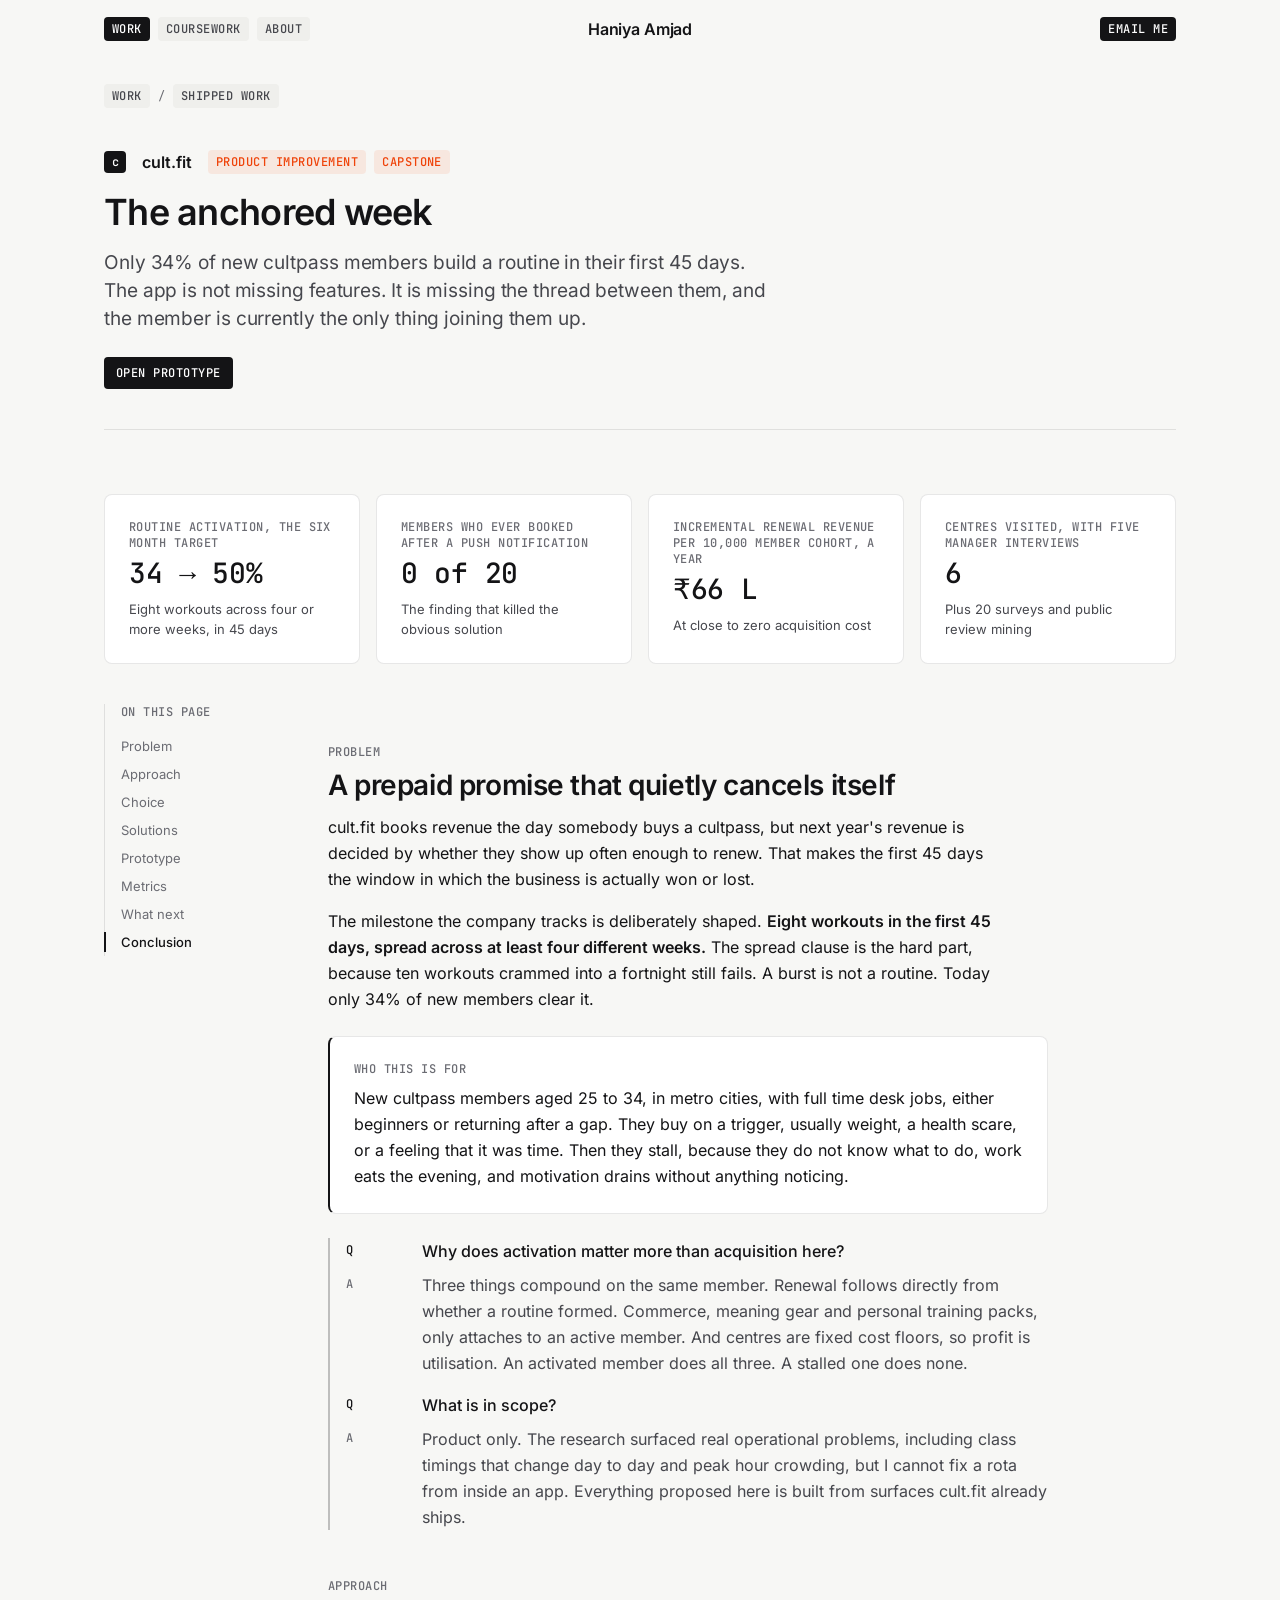
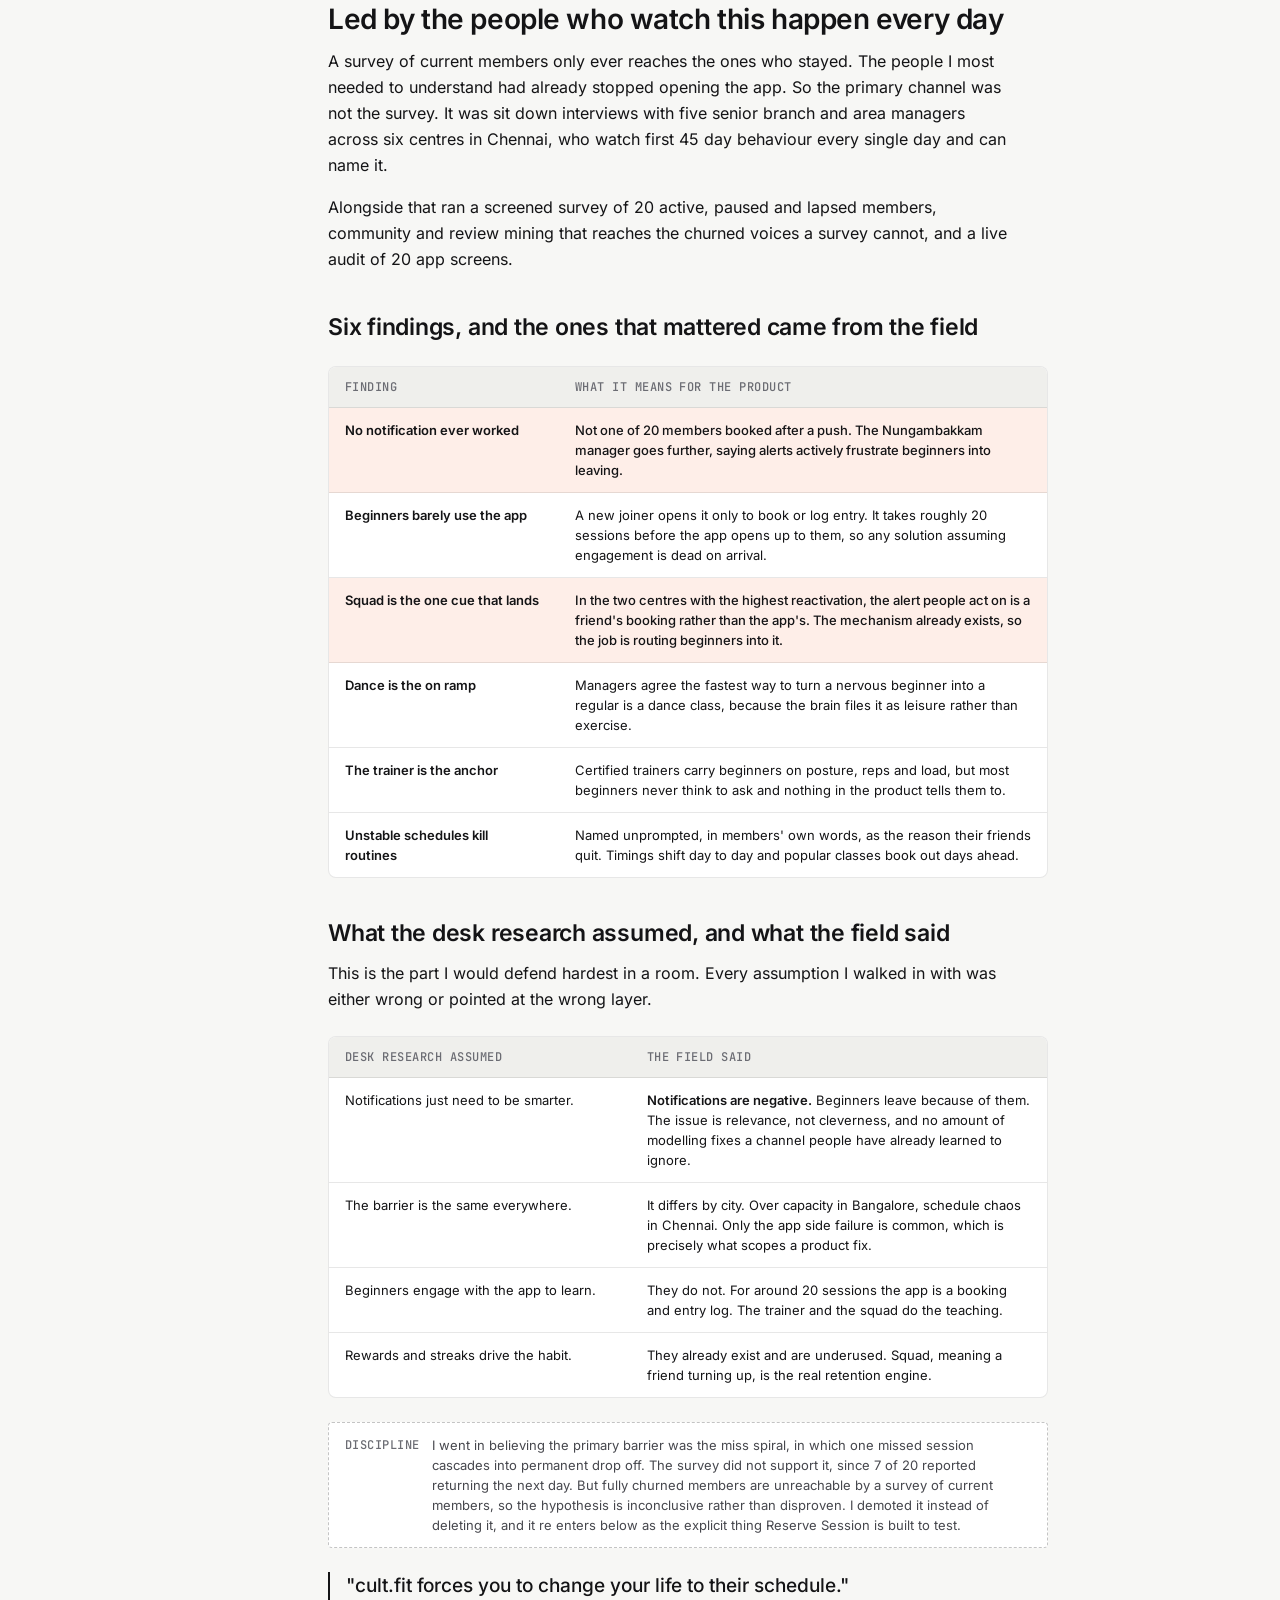
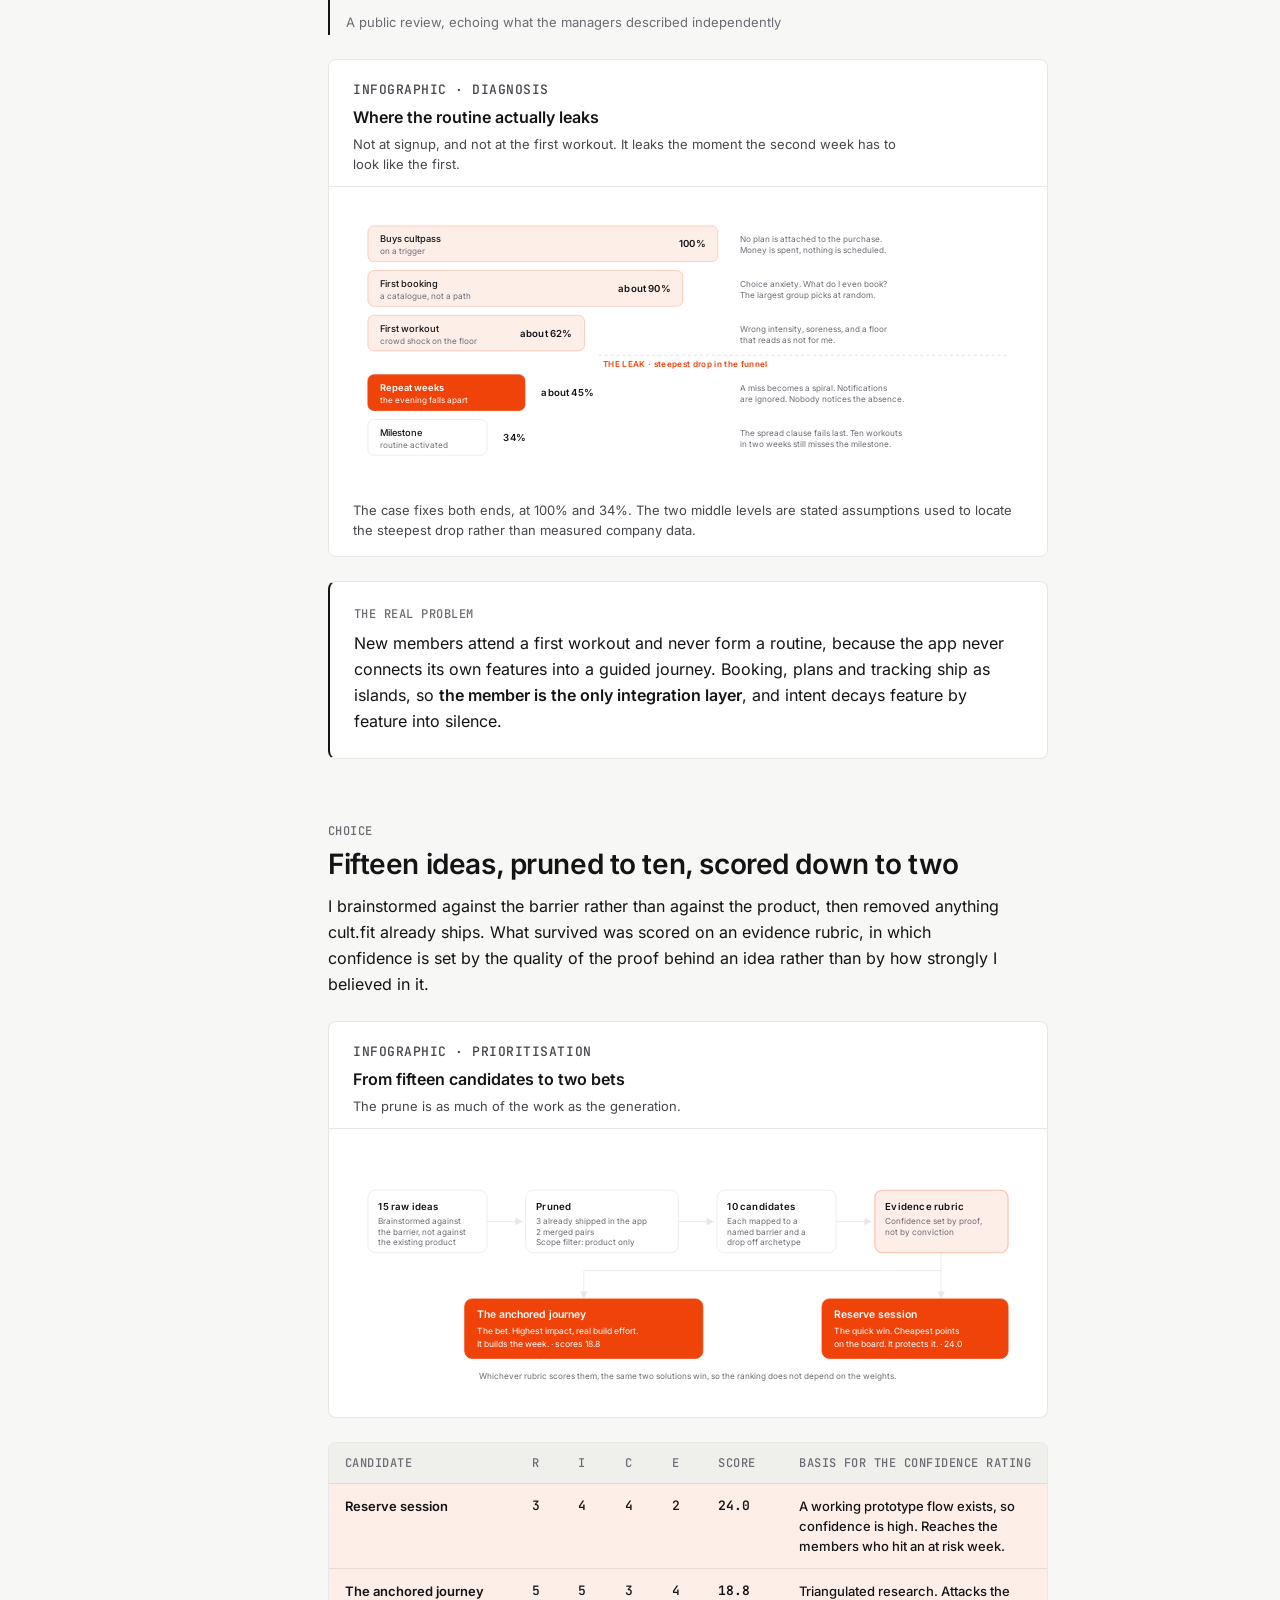
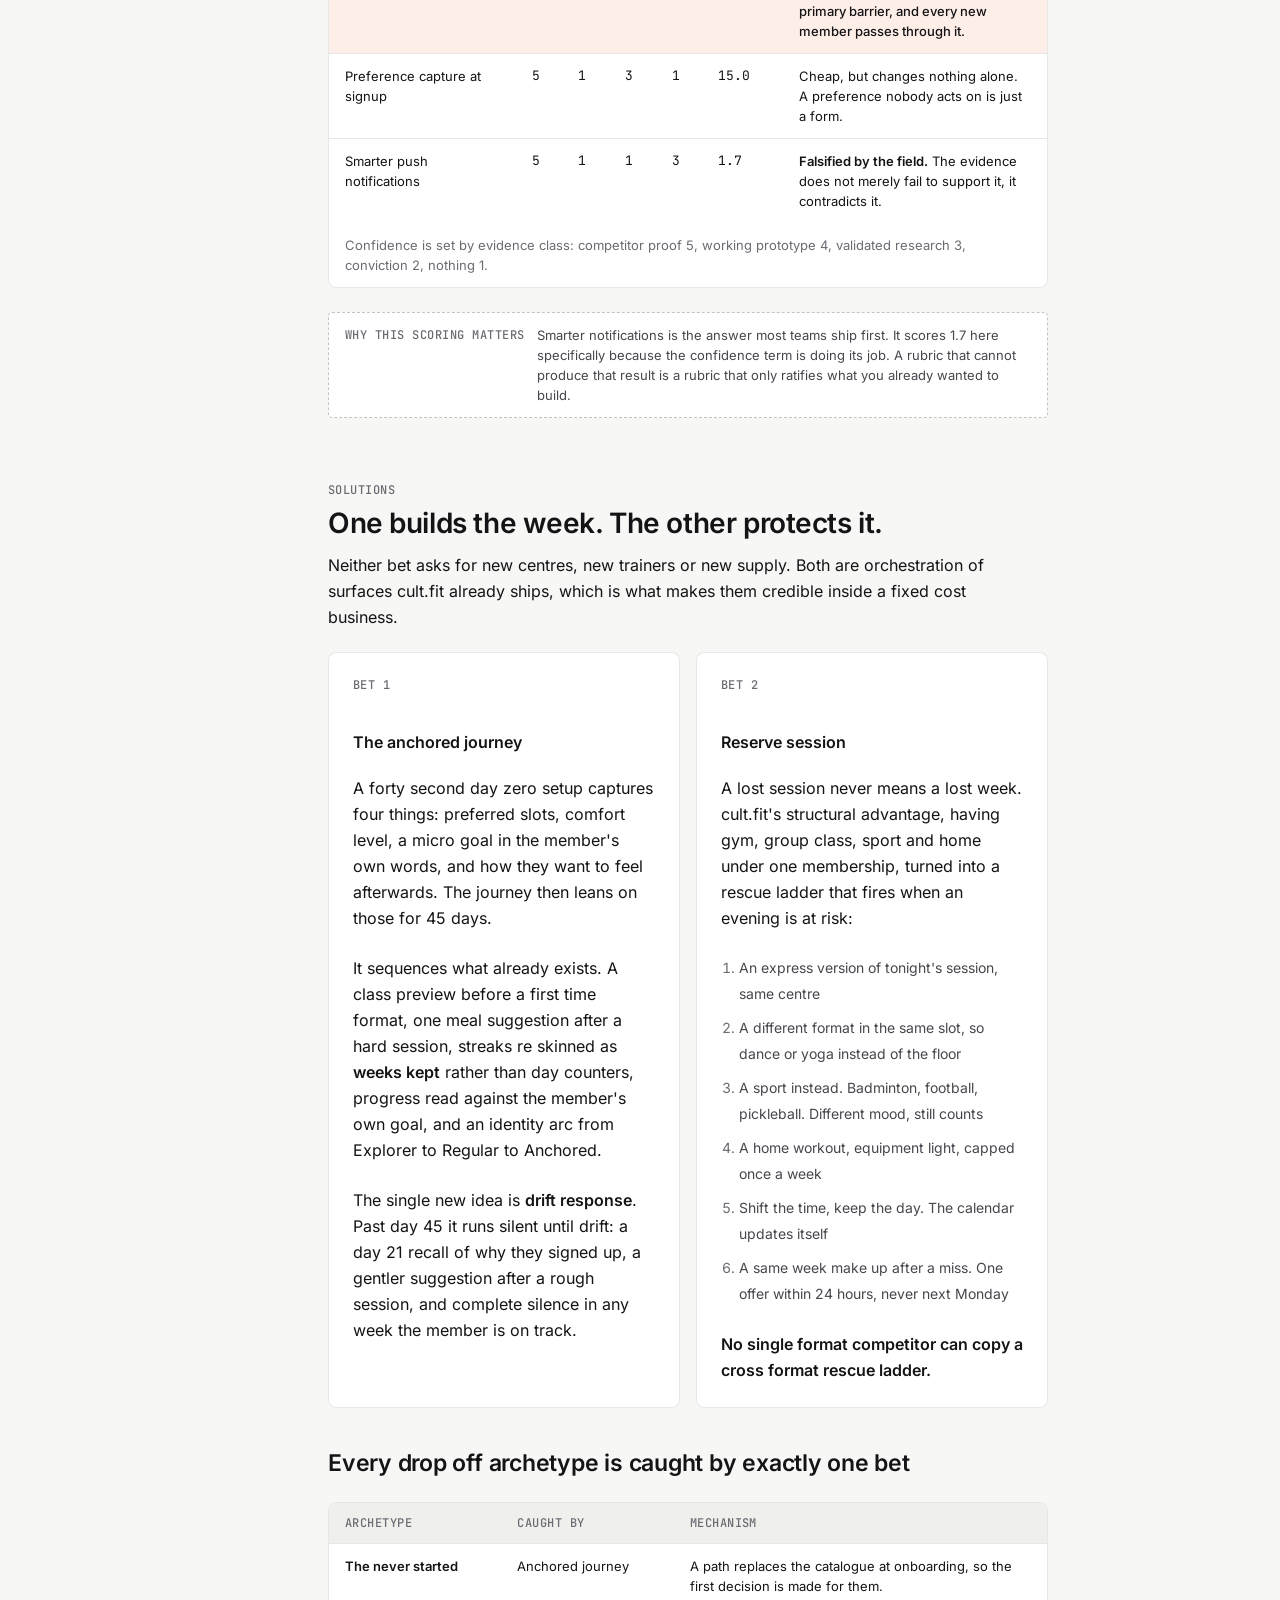
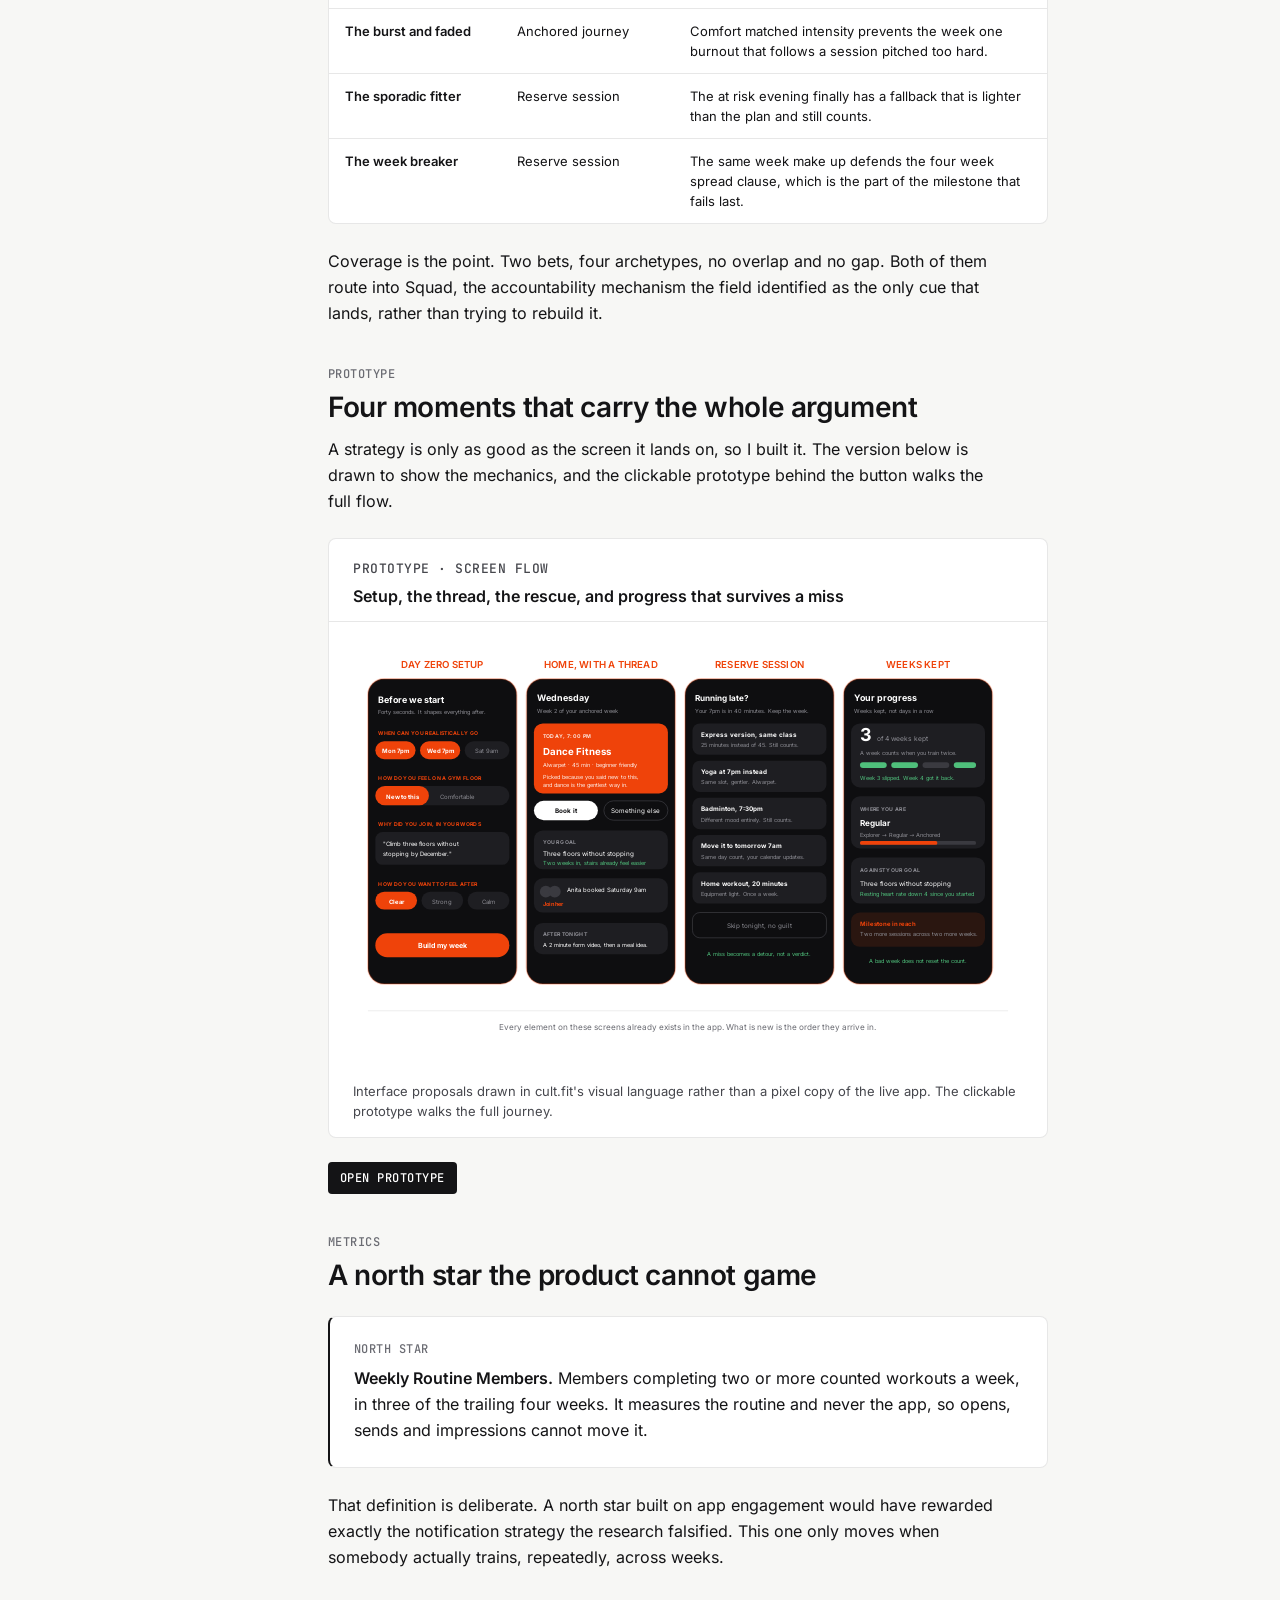
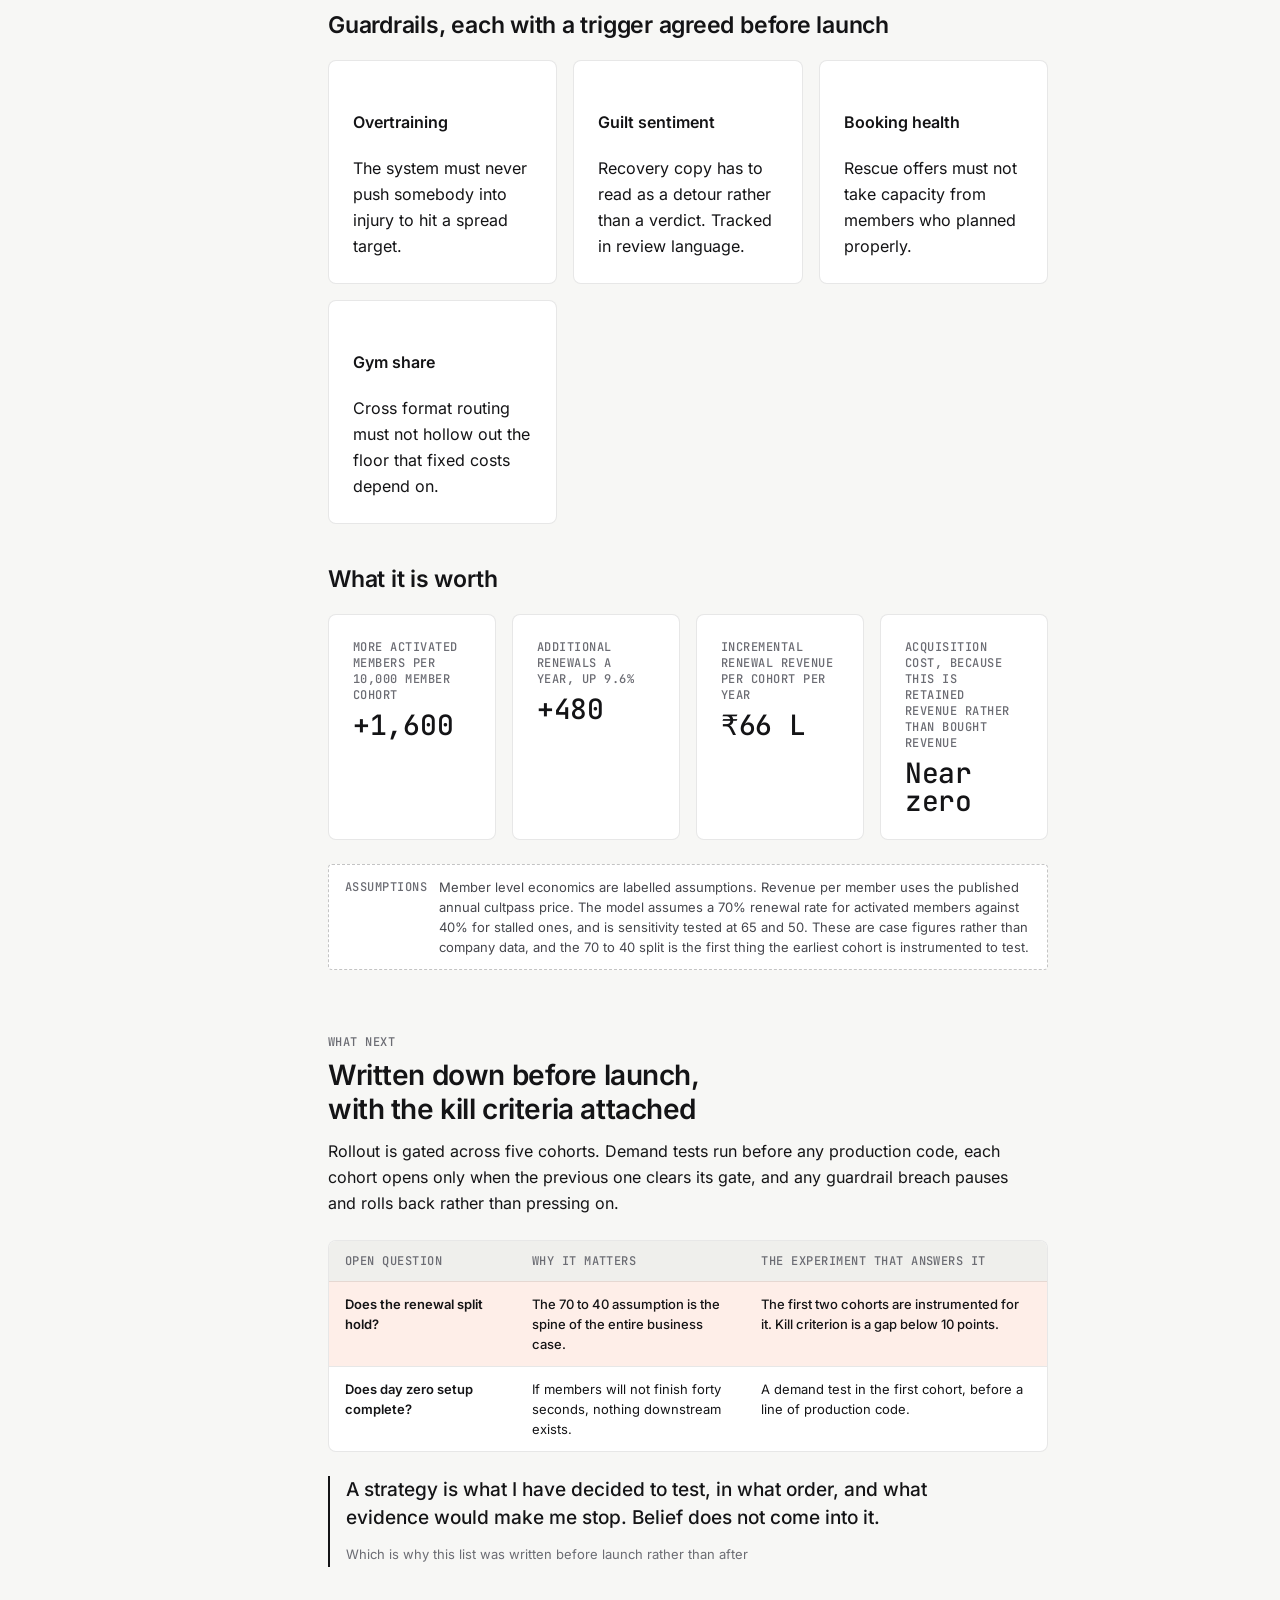
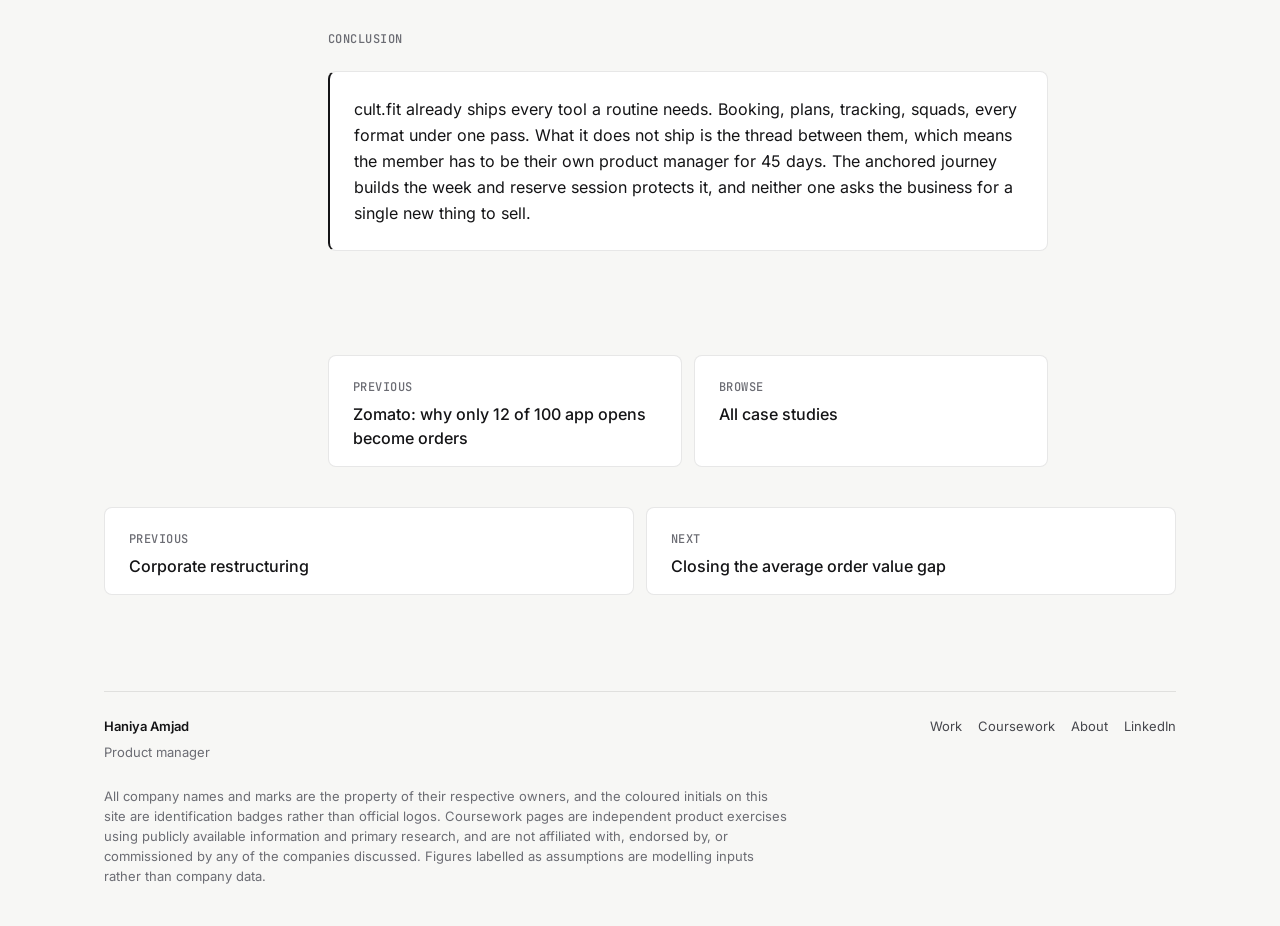
<file: work/cultfit-anchored-week/index.html>
<!DOCTYPE html>
<html lang="en">
<head>
<meta charset="utf-8">
<meta name="viewport" content="width=device-width, initial-scale=1">
<title>cult.fit: the anchored week | Haniya Amjad</title>
<meta name="description" content="Only 34% of new cultpass members build a routine in their first 45 days. Field research across six centres, two prioritised bets built from existing surfaces, and a working prototype.">
<link rel="canonical" href="https://haniyamjad.com/work/cultfit-anchored-week/">
<meta property="og:type" content="website">
<meta property="og:site_name" content="Haniya Amjad">
<meta property="og:title" content="cult.fit: the anchored week | Haniya Amjad">
<meta property="og:description" content="Only 34% of new cultpass members build a routine in their first 45 days. Field research across six centres, two prioritised bets built from existing surfaces, and a working prototype.">
<meta property="og:url" content="https://haniyamjad.com/work/cultfit-anchored-week/">
<meta property="og:image" content="https://haniyamjad.com/assets/og/cultfit-anchored-week.png">
<meta property="og:image:width" content="1200">
<meta property="og:image:height" content="630">
<meta name="twitter:card" content="summary_large_image">
<meta name="twitter:title" content="cult.fit: the anchored week | Haniya Amjad">
<meta name="twitter:description" content="Only 34% of new cultpass members build a routine in their first 45 days. Field research across six centres, two prioritised bets built from existing surfaces, and a working prototype.">
<meta name="twitter:image" content="https://haniyamjad.com/assets/og/cultfit-anchored-week.png">
<link rel="stylesheet" href="/assets/style.css?v=44">
<script type="application/ld+json">[{"@context": "https://schema.org", "@type": "CreativeWork", "name": "cult.fit: the anchored week", "description": "Only 34% of new cultpass members build a routine in their first 45 days. Field research across six centres, two prioritised bets built from existing surfaces, and a working prototype.", "url": "https://haniyamjad.com/work/cultfit-anchored-week/", "author": {"@type": "Person", "name": "Haniya Amjad", "url": "https://haniyamjad.com/"}, "image": "https://haniyamjad.com/assets/og/cultfit-anchored-week.png"}, {"@context": "https://schema.org", "@type": "BreadcrumbList", "itemListElement": [{"@type": "ListItem", "position": 1, "name": "Work", "item": "https://haniyamjad.com/work/"}, {"@type": "ListItem", "position": 2, "name": "Shipped work", "item": "https://haniyamjad.com/work/#shipped"}, {"@type": "ListItem", "position": 3, "name": "cult.fit: the anchored week", "item": "https://haniyamjad.com/work/cultfit-anchored-week/"}]}]</script>
</head>
<body class="case-scope" style="--c-l:#ef430a; --c-d:#ff7a4d;">
<a class="skip" href="#main">Skip to content</a>

<nav class="nav">
  <div class="nav-in">
    <div class="nav-links" id="navlinks">
      <a href="/work/" class="is-active">Work</a>
      <a href="/work/#coursework">Coursework</a>
      <a href="/">About</a>
    </div>
    <a class="nav-logo" href="/">Haniya Amjad</a>
    <a class="nav-cta" href="mailto:haniya.amjad1124@gmail.com">Email me</a>
    <button class="nav-toggle" aria-expanded="false" aria-controls="navlinks">Menu</button>
  </div>
</nav>

<main id="main">
<nav class="wrap back-bar crumbs" aria-label="Breadcrumb"><a class="back-link" href="/work/">Work</a><span class="crumb-sep" aria-hidden="true">/</span><a class="back-link" href="/work/#shipped">Shipped work</a></nav>


<header class="case-hero">
  <div class="wrap">
    <div class="case-brand">
      <span class="co"><span class="logo-mark" aria-hidden="true">c</span>cult.fit</span>
      <span class="tag">Product improvement</span>
      <span class="tag tag-plain">Capstone</span>
    </div>
    <h1 class="h1">The anchored week</h1>
    <p class="lede">
      Only 34% of new cultpass members build a routine in their first 45 days. The app is not
      missing features. It is missing the thread between them, and the member is currently the only
      thing joining them up.
    </p>
    <div class="btn-row" style="margin-top:24px">
      <a class="btn" href="https://haniyamjad.com/anchored-journey-cultfit/" target="_blank" rel="noopener">Open prototype</a>
    </div>
  </div>
</header>

<section class="section-sm">
  <div class="wrap">
    <div class="metrics reveal">
      <div class="metric"><span class="num">34 → 50%</span><span class="lbl">Routine activation, the six month target</span><span class="sub">Eight workouts across four or more weeks, in 45 days</span></div>
      <div class="metric"><span class="num">0 of 20</span><span class="lbl">Members who ever booked after a push notification</span><span class="sub">The finding that killed the obvious solution</span></div>
      <div class="metric"><span class="num">₹66 L</span><span class="lbl">Incremental renewal revenue per 10,000 member cohort, a year</span><span class="sub">At close to zero acquisition cost</span></div>
      <div class="metric"><span class="num">6</span><span class="lbl">Centres visited, with five manager interviews</span><span class="sub">Plus 20 surveys and public review mining</span></div>
    </div>
  </div>
</section>

<div class="wrap">
  <div class="case-layout">
  <div class="case-main">

<!-- ============ PROBLEM ============ -->
<section class="section-sm" id="problem">
  <div class="prose reveal">
    <p class="eyebrow">Problem</p>
    <h2 class="h2">A prepaid promise that quietly cancels itself</h2>
    <p>
      cult.fit books revenue the day somebody buys a cultpass, but next year's revenue is decided
      by whether they show up often enough to renew. That makes the first 45 days the window in
      which the business is actually won or lost.
    </p>
    <p>
      The milestone the company tracks is deliberately shaped. <strong>Eight workouts in the first
      45 days, spread across at least four different weeks.</strong> The spread clause is the hard
      part, because ten workouts crammed into a fortnight still fails. A burst is not a routine.
      Today only 34% of new members clear it.
    </p>

    <div class="callout">
      <p class="eyebrow">Who this is for</p>
      <p>
        New cultpass members aged 25 to 34, in metro cities, with full time desk jobs, either
        beginners or returning after a gap. They buy on a trigger, usually weight, a health scare,
        or a feeling that it was time. Then they stall, because they do not know what to do, work
        eats the evening, and motivation drains without anything noticing.
      </p>
    </div>

    <div class="qa">
      <div class="qa-row">
        <div class="qa-q"><span class="qa-who">Q</span><span class="qa-txt">Why does activation matter more than acquisition here?</span></div>
        <div class="qa-a"><span class="qa-who">A</span><span class="qa-txt">Three things compound on the same member. Renewal follows directly from whether a routine formed. Commerce, meaning gear and personal training packs, only attaches to an active member. And centres are fixed cost floors, so profit is utilisation. An activated member does all three. A stalled one does none.</span></div>
      </div>
      <div class="qa-row">
        <div class="qa-q"><span class="qa-who">Q</span><span class="qa-txt">What is in scope?</span></div>
        <div class="qa-a"><span class="qa-who">A</span><span class="qa-txt">Product only. The research surfaced real operational problems, including class timings that change day to day and peak hour crowding, but I cannot fix a rota from inside an app. Everything proposed here is built from surfaces cult.fit already ships.</span></div>
      </div>
    </div>
  </div>
</section>

<!-- ============ THE WORK ============ -->
<section class="section-sm" id="work">
  <div class="prose reveal">
    <p class="eyebrow">Approach</p>
    <h2 class="h2">Led by the people who watch this happen every day</h2>
    <p>
      A survey of current members only ever reaches the ones who stayed. The people I most needed
      to understand had already stopped opening the app. So the primary channel was not the survey.
      It was sit down interviews with five senior branch and area managers across six centres in
      Chennai, who watch first 45 day behaviour every single day and can name it.
    </p>
    <p>
      Alongside that ran a screened survey of 20 active, paused and lapsed members, community and
      review mining that reaches the churned voices a survey cannot, and a live audit of 20 app
      screens.
    </p>

    <h3 class="h3">Six findings, and the ones that mattered came from the field</h3>
    <div class="table-scroll">
      <table>
        <thead><tr><th style="width:32%">Finding</th><th>What it means for the product</th></tr></thead>
        <tbody>
          <tr class="t-win"><td><strong>No notification ever worked</strong></td><td>Not one of 20 members booked after a push. The Nungambakkam manager goes further, saying alerts actively frustrate beginners into leaving.</td></tr>
          <tr><td><strong>Beginners barely use the app</strong></td><td>A new joiner opens it only to book or log entry. It takes roughly 20 sessions before the app opens up to them, so any solution assuming engagement is dead on arrival.</td></tr>
          <tr class="t-win"><td><strong>Squad is the one cue that lands</strong></td><td>In the two centres with the highest reactivation, the alert people act on is a friend's booking rather than the app's. The mechanism already exists, so the job is routing beginners into it.</td></tr>
          <tr><td><strong>Dance is the on ramp</strong></td><td>Managers agree the fastest way to turn a nervous beginner into a regular is a dance class, because the brain files it as leisure rather than exercise.</td></tr>
          <tr><td><strong>The trainer is the anchor</strong></td><td>Certified trainers carry beginners on posture, reps and load, but most beginners never think to ask and nothing in the product tells them to.</td></tr>
          <tr><td><strong>Unstable schedules kill routines</strong></td><td>Named unprompted, in members' own words, as the reason their friends quit. Timings shift day to day and popular classes book out days ahead.</td></tr>
        </tbody>
      </table>
    </div>

    <h3 class="h3">What the desk research assumed, and what the field said</h3>
    <p>
      This is the part I would defend hardest in a room. Every assumption I walked in with was
      either wrong or pointed at the wrong layer.
    </p>

    <div class="table-scroll">
      <table>
        <thead><tr><th style="width:42%">Desk research assumed</th><th>The field said</th></tr></thead>
        <tbody>
          <tr><td>Notifications just need to be smarter.</td><td><strong>Notifications are negative.</strong> Beginners leave because of them. The issue is relevance, not cleverness, and no amount of modelling fixes a channel people have already learned to ignore.</td></tr>
          <tr><td>The barrier is the same everywhere.</td><td>It differs by city. Over capacity in Bangalore, schedule chaos in Chennai. Only the app side failure is common, which is precisely what scopes a product fix.</td></tr>
          <tr><td>Beginners engage with the app to learn.</td><td>They do not. For around 20 sessions the app is a booking and entry log. The trainer and the squad do the teaching.</td></tr>
          <tr><td>Rewards and streaks drive the habit.</td><td>They already exist and are underused. Squad, meaning a friend turning up, is the real retention engine.</td></tr>
        </tbody>
      </table>
    </div>

    <div class="note">
      <span class="note-k">Discipline</span>
      <p>
        I went in believing the primary barrier was the miss spiral, in which one missed session
        cascades into permanent drop off. The survey did not support it, since 7 of 20 reported
        returning the next day. But fully churned members are unreachable by a survey of current
        members, so the hypothesis is inconclusive rather than disproven. I demoted it instead of
        deleting it, and it re enters below as the explicit thing Reserve Session is built to test.
      </p>
    </div>

    <div class="quote">
      <p>"cult.fit forces you to change your life to their schedule."</p>
      <cite>A public review, echoing what the managers described independently</cite>
    </div>
  </div>

  <figure class="diagram reveal">
    <div class="diagram-head">
      <p class="eyebrow">Infographic · Diagnosis</p>
      <h3>Where the routine actually leaks</h3>
      <p>Not at signup, and not at the first workout. It leaks the moment the second week has to look like the first.</p>
    </div>
    <div class="diagram-body">
      <svg viewBox="0 0 900 356" role="img" aria-label="Activation funnel from purchase at 100 percent down to the eight in 45 milestone at 34 percent. The steepest drop sits between the first workout and repeat weeks.">
        <rect class="dg-node-accent" x="20" y="20" width="470" height="48" rx="8"/>
        <text class="dg-t" x="36" y="42">Buys cultpass</text>
        <text class="dg-t-sm" x="36" y="58">on a trigger</text>
        <text class="dg-t-hd" x="474" y="49" text-anchor="end">100%</text>
        <text class="dg-t-sm" x="520" y="42">No plan is attached to the purchase.</text>
        <text class="dg-t-sm" x="520" y="57">Money is spent, nothing is scheduled.</text>

        <rect class="dg-node-accent" x="20" y="80" width="423" height="48" rx="8"/>
        <text class="dg-t" x="36" y="102">First booking</text>
        <text class="dg-t-sm" x="36" y="118">a catalogue, not a path</text>
        <text class="dg-t-hd" x="427" y="109" text-anchor="end">about 90%</text>
        <text class="dg-t-sm" x="520" y="102">Choice anxiety. What do I even book?</text>
        <text class="dg-t-sm" x="520" y="117">The largest group picks at random.</text>

        <rect class="dg-node-accent" x="20" y="140" width="291" height="48" rx="8"/>
        <text class="dg-t" x="36" y="162">First workout</text>
        <text class="dg-t-sm" x="36" y="178">crowd shock on the floor</text>
        <text class="dg-t-hd" x="295" y="169" text-anchor="end">about 62%</text>
        <text class="dg-t-sm" x="520" y="162">Wrong intensity, soreness, and a floor</text>
        <text class="dg-t-sm" x="520" y="177">that reads as not for me.</text>

        <path class="dg-line" fill="none" stroke-width="1.5" stroke-dasharray="4 4" d="M330 194 H880"/>
        <text class="dg-t-acc" x="336" y="209">THE LEAK · steepest drop in the funnel</text>

        <rect class="dg-node-solid" x="20" y="220" width="211" height="48" rx="8"/>
        <text class="dg-t-inv" x="36" y="242">Repeat weeks</text>
        <text class="dg-t-inv" x="36" y="258" style="font-weight:400;font-size:11px">the evening falls apart</text>
        <text class="dg-t-hd" x="253" y="249">about 45%</text>
        <text class="dg-t-sm" x="520" y="242">A miss becomes a spiral. Notifications</text>
        <text class="dg-t-sm" x="520" y="257">are ignored. Nobody notices the absence.</text>

        <rect class="dg-node" x="20" y="280" width="160" height="48" rx="8"/>
        <text class="dg-t" x="36" y="302">Milestone</text>
        <text class="dg-t-sm" x="36" y="318">routine activated</text>
        <text class="dg-t-hd" x="202" y="309">34%</text>
        <text class="dg-t-sm" x="520" y="302">The spread clause fails last. Ten workouts</text>
        <text class="dg-t-sm" x="520" y="317">in two weeks still misses the milestone.</text>
      </svg>
    </div>
    <figcaption class="diagram-note">
      The case fixes both ends, at 100% and 34%. The two middle levels are stated assumptions used to locate
      the steepest drop rather than measured company data.
    </figcaption>
  </figure>

  <div class="prose reveal">
    <div class="callout">
      <p class="eyebrow">The real problem</p>
      <p>
        New members attend a first workout and never form a routine, because the app never connects
        its own features into a guided journey. Booking, plans and tracking ship as islands, so
        <strong>the member is the only integration layer</strong>, and intent decays feature by
        feature into silence.
      </p>
    </div>
  </div>
</section>

<!-- ============ IDEATION ============ -->
<section class="section-sm" id="ideation">
  <div class="prose reveal">
    <p class="eyebrow">Choice</p>
    <h2 class="h2">Fifteen ideas, pruned to ten, scored down to two</h2>
    <p>
      I brainstormed against the barrier rather than against the product, then removed anything
      cult.fit already ships. What survived was scored on an evidence rubric, in which confidence
      is set by the quality of the proof behind an idea rather than by how strongly I believed in it.
    </p>
  </div>

  <figure class="diagram reveal">
    <div class="diagram-head">
      <p class="eyebrow">Infographic · Prioritisation</p>
      <h3>From fifteen candidates to two bets</h3>
      <p>The prune is as much of the work as the generation.</p>
    </div>
    <div class="diagram-body">
      <svg viewBox="0 0 900 322" role="img" aria-label="Convergence diagram. Fifteen raw ideas are pruned to ten candidates, scored through a RICE evidence rubric, and converge on two bets, the anchored journey and reserve session.">
        <rect class="dg-node" x="20" y="50" width="160" height="84" rx="10"/>
        <text class="dg-t-hd" x="34" y="76">15 raw ideas</text>
        <text class="dg-t-sm" x="34" y="96">Brainstormed against</text>
        <text class="dg-t-sm" x="34" y="110">the barrier, not against</text>
        <text class="dg-t-sm" x="34" y="124">the existing product</text>

        <path class="dg-line" fill="none" stroke-width="1" d="M180 92 H218"/>
        <path class="dg-arrow" d="M218 87 L228 92 L218 97 Z"/>

        <rect class="dg-node" x="232" y="50" width="205" height="84" rx="10"/>
        <text class="dg-t-hd" x="246" y="76">Pruned</text>
        <text class="dg-t-sm" x="246" y="96">3 already shipped in the app</text>
        <text class="dg-t-sm" x="246" y="110">2 merged pairs</text>
        <text class="dg-t-sm" x="246" y="124">Scope filter: product only</text>

        <path class="dg-line" fill="none" stroke-width="1" d="M437 92 H475"/>
        <path class="dg-arrow" d="M475 87 L485 92 L475 97 Z"/>

        <rect class="dg-node" x="489" y="50" width="160" height="84" rx="10"/>
        <text class="dg-t-hd" x="503" y="76">10 candidates</text>
        <text class="dg-t-sm" x="503" y="96">Each mapped to a</text>
        <text class="dg-t-sm" x="503" y="110">named barrier and a</text>
        <text class="dg-t-sm" x="503" y="124">drop off archetype</text>

        <path class="dg-line" fill="none" stroke-width="1" d="M649 92 H687"/>
        <path class="dg-arrow" d="M687 87 L697 92 L687 97 Z"/>

        <rect class="dg-node-accent" x="701" y="50" width="179" height="84" rx="10" stroke-width="1.5"/>
        <text class="dg-t-hd" x="715" y="76">Evidence rubric</text>
        <text class="dg-t-sm" x="715" y="96">Confidence set by proof,</text>
        <text class="dg-t-sm" x="715" y="110">not by conviction</text>

        <path class="dg-line" fill="none" stroke-width="1" d="M790 134 V158 M310 158 H790 M310 158 V186 M790 158 V186"/>
        <path class="dg-arrow" d="M305 186 L310 196 L315 186 Z"/>
        <path class="dg-arrow" d="M785 186 L790 196 L795 186 Z"/>

        <rect class="dg-node-solid" x="150" y="196" width="320" height="80" rx="10"/>
        <text class="dg-t-inv" x="166" y="222" style="font-size:14px">The anchored journey</text>
        <text class="dg-t-inv" x="166" y="243" style="font-weight:400;font-size:11.5px">The bet. Highest impact, real build effort.</text>
        <text class="dg-t-inv" x="166" y="260" style="font-weight:400;font-size:11.5px">It builds the week.  ·  scores 18.8</text>

        <rect class="dg-node-solid" x="630" y="196" width="250" height="80" rx="10"/>
        <text class="dg-t-inv" x="646" y="222" style="font-size:14px">Reserve session</text>
        <text class="dg-t-inv" x="646" y="243" style="font-weight:400;font-size:11.5px">The quick win. Cheapest points</text>
        <text class="dg-t-inv" x="646" y="260" style="font-weight:400;font-size:11.5px">on the board. It protects it.  ·  24.0</text>

        <text class="dg-t-sm" x="450" y="304" text-anchor="middle">Whichever rubric scores them, the same two solutions win, so the ranking does not depend on the weights.</text>
      </svg>
    </div>
  </figure>

  <div class="prose reveal">
    <div class="table-scroll">
      <table>
        <thead><tr><th style="width:26%">Candidate</th><th>R</th><th>I</th><th>C</th><th>E</th><th>Score</th><th style="width:32%">Basis for the confidence rating</th></tr></thead>
        <tbody>
          <tr class="t-win"><td><strong>Reserve session</strong></td><td class="t-num">3</td><td class="t-num">4</td><td class="t-num">4</td><td class="t-num">2</td><td class="t-num"><strong>24.0</strong></td><td>A working prototype flow exists, so confidence is high. Reaches the members who hit an at risk week.</td></tr>
          <tr class="t-win"><td><strong>The anchored journey</strong></td><td class="t-num">5</td><td class="t-num">5</td><td class="t-num">3</td><td class="t-num">4</td><td class="t-num"><strong>18.8</strong></td><td>Triangulated research. Attacks the primary barrier, and every new member passes through it.</td></tr>
          <tr><td>Preference capture at signup</td><td class="t-num">5</td><td class="t-num">1</td><td class="t-num">3</td><td class="t-num">1</td><td class="t-num">15.0</td><td>Cheap, but changes nothing alone. A preference nobody acts on is just a form.</td></tr>
          <tr><td>Smarter push notifications</td><td class="t-num">5</td><td class="t-num">1</td><td class="t-num">1</td><td class="t-num">3</td><td class="t-num">1.7</td><td><strong>Falsified by the field.</strong> The evidence does not merely fail to support it, it contradicts it.</td></tr>
        </tbody>
        <caption>
          Confidence is set by evidence class: competitor proof 5, working prototype 4, validated research 3,
          conviction 2, nothing 1.
        </caption>
      </table>
    </div>

    <div class="note">
      <span class="note-k">Why this scoring matters</span>
      <p>
        Smarter notifications is the answer most teams ship first. It scores 1.7 here specifically
        because the confidence term is doing its job. A rubric that cannot produce that result is a
        rubric that only ratifies what you already wanted to build.
      </p>
    </div>
  </div>
</section>

<!-- ============ SOLUTIONS ============ -->
<section class="section-sm" id="solutions">
  <div class="prose reveal">
    <p class="eyebrow">Solutions</p>
    <h2 class="h2">One builds the week. The other protects it.</h2>
    <p>
      Neither bet asks for new centres, new trainers or new supply. Both are orchestration of
      surfaces cult.fit already ships, which is what makes them credible inside a fixed cost business.
    </p>

    <div class="grid grid-2" style="margin:22px 0">
      <div class="card">
        <p class="eyebrow">Bet 1</p>
        <h4>The anchored journey</h4>
        <p style="margin-bottom:12px">
          A forty second day zero setup captures four things: preferred slots, comfort level, a
          micro goal in the member's own words, and how they want to feel afterwards. The journey
          then leans on those for 45 days.
        </p>
        <p style="margin-bottom:12px">
          It sequences what already exists. A class preview before a first time format, one meal
          suggestion after a hard session, streaks re skinned as <strong>weeks kept</strong> rather
          than day counters, progress read against the member's own goal, and an identity arc from
          Explorer to Regular to Anchored.
        </p>
        <p>
          The single new idea is <strong>drift response</strong>. Past day 45 it runs silent until
          drift: a day 21 recall of why they signed up, a gentler suggestion after a rough session,
          and complete silence in any week the member is on track.
        </p>
      </div>
      <div class="card">
        <p class="eyebrow">Bet 2</p>
        <h4>Reserve session</h4>
        <p style="margin-bottom:12px">
          A lost session never means a lost week. cult.fit's structural advantage, having gym,
          group class, sport and home under one membership, turned into a rescue ladder that fires
          when an evening is at risk:
        </p>
        <ol style="font-size:14px;color:var(--text-mid);margin-bottom:12px">
          <li>An express version of tonight's session, same centre</li>
          <li>A different format in the same slot, so dance or yoga instead of the floor</li>
          <li>A sport instead. Badminton, football, pickleball. Different mood, still counts</li>
          <li>A home workout, equipment light, capped once a week</li>
          <li>Shift the time, keep the day. The calendar updates itself</li>
          <li>A same week make up after a miss. One offer within 24 hours, never next Monday</li>
        </ol>
        <p>
          <strong>No single format competitor can copy a cross format rescue ladder.</strong>
        </p>
      </div>
    </div>

    <h3 class="h3">Every drop off archetype is caught by exactly one bet</h3>
    <div class="table-scroll">
      <table>
        <thead><tr><th style="width:24%">Archetype</th><th style="width:24%">Caught by</th><th>Mechanism</th></tr></thead>
        <tbody>
          <tr><td><strong>The never started</strong></td><td>Anchored journey</td><td>A path replaces the catalogue at onboarding, so the first decision is made for them.</td></tr>
          <tr><td><strong>The burst and faded</strong></td><td>Anchored journey</td><td>Comfort matched intensity prevents the week one burnout that follows a session pitched too hard.</td></tr>
          <tr><td><strong>The sporadic fitter</strong></td><td>Reserve session</td><td>The at risk evening finally has a fallback that is lighter than the plan and still counts.</td></tr>
          <tr><td><strong>The week breaker</strong></td><td>Reserve session</td><td>The same week make up defends the four week spread clause, which is the part of the milestone that fails last.</td></tr>
        </tbody>
      </table>
    </div>
    <p>
      Coverage is the point. Two bets, four archetypes, no overlap and no gap. Both of them route
      into Squad, the accountability mechanism the field identified as the only cue that lands,
      rather than trying to rebuild it.
    </p>
  </div>
</section>

<!-- ============ PROTOTYPE ============ -->
<section class="section-sm" id="prototype">
  <div class="prose reveal">
    <p class="eyebrow">Prototype</p>
    <h2 class="h2">Four moments that carry the whole argument</h2>
    <p>
      A strategy is only as good as the screen it lands on, so I built it. The version below is
      drawn to show the mechanics, and the clickable prototype behind the button walks the full flow.
    </p>
  </div>

  <figure class="diagram reveal">
    <div class="diagram-head">
      <p class="eyebrow">Prototype · Screen flow</p>
      <h3>Setup, the thread, the rescue, and progress that survives a miss</h3>
    </div>
    <div class="diagram-body">
      <svg viewBox="0 0 900 552" role="img" aria-label="Four cult.fit app screens. A forty second day zero setup, a home screen carrying the missing thread, the reserve session rescue ladder offered when an evening is at risk, and a progress screen counting weeks kept rather than day streaks.">
        <defs>
          <clipPath id="cf1"><rect x="20" y="44" width="200" height="410" rx="22"/></clipPath>
          <clipPath id="cf2"><rect x="233" y="44" width="200" height="410" rx="22"/></clipPath>
          <clipPath id="cf3"><rect x="446" y="44" width="200" height="410" rx="22"/></clipPath>
          <clipPath id="cf4"><rect x="659" y="44" width="200" height="410" rx="22"/></clipPath>
        </defs>

        <!-- ===== 1 : DAY ZERO SETUP ===== -->
        <text class="dg-t-hd" x="120" y="30" text-anchor="middle" style="fill:var(--case)">DAY ZERO SETUP</text>
        <g clip-path="url(#cf1)">
          <rect x="20" y="44" width="200" height="410" fill="#0E0E10"/>
          <text x="34" y="76" fill="#FFFFFF" font-size="12" font-weight="700" font-family="var(--font-text)">Before we start</text>
          <text x="34" y="92" fill="#8C8C93" font-size="7.5" font-family="var(--font-text)">Forty seconds. It shapes everything after.</text>

          <text x="34" y="120" fill="#EF430A" font-size="7" font-weight="700" font-family="var(--font-text)" letter-spacing="0.06em">WHEN CAN YOU REALISTICALLY GO</text>
          <rect x="30" y="128" width="54" height="24" rx="12" fill="#EF430A"/>
          <text x="57" y="144" text-anchor="middle" fill="#FFFFFF" font-size="8" font-weight="700" font-family="var(--font-text)">Mon 7pm</text>
          <rect x="90" y="128" width="54" height="24" rx="12" fill="#EF430A"/>
          <text x="117" y="144" text-anchor="middle" fill="#FFFFFF" font-size="8" font-weight="700" font-family="var(--font-text)">Wed 7pm</text>
          <rect x="150" y="128" width="60" height="24" rx="12" fill="#1E1E22"/>
          <text x="180" y="144" text-anchor="middle" fill="#8C8C93" font-size="8" font-family="var(--font-text)">Sat 9am</text>

          <text x="34" y="180" fill="#EF430A" font-size="7" font-weight="700" font-family="var(--font-text)" letter-spacing="0.06em">HOW DO YOU FEEL ON A GYM FLOOR</text>
          <rect x="30" y="188" width="180" height="26" rx="13" fill="#1E1E22"/>
          <rect x="30" y="188" width="72" height="26" rx="13" fill="#EF430A"/>
          <text x="66" y="205" text-anchor="middle" fill="#FFFFFF" font-size="8" font-weight="700" font-family="var(--font-text)">New to this</text>
          <text x="140" y="205" text-anchor="middle" fill="#8C8C93" font-size="8" font-family="var(--font-text)">Comfortable</text>

          <text x="34" y="242" fill="#EF430A" font-size="7" font-weight="700" font-family="var(--font-text)" letter-spacing="0.06em">WHY DID YOU JOIN, IN YOUR WORDS</text>
          <rect x="30" y="250" width="180" height="44" rx="10" fill="#1E1E22"/>
          <text x="40" y="268" fill="#FFFFFF" font-size="8" font-family="var(--font-text)">"Climb three floors without</text>
          <text x="40" y="282" fill="#FFFFFF" font-size="8" font-family="var(--font-text)">stopping by December."</text>

          <text x="34" y="322" fill="#EF430A" font-size="7" font-weight="700" font-family="var(--font-text)" letter-spacing="0.06em">HOW DO YOU WANT TO FEEL AFTER</text>
          <rect x="30" y="330" width="56" height="24" rx="12" fill="#EF430A"/>
          <text x="58" y="346" text-anchor="middle" fill="#FFFFFF" font-size="8" font-weight="700" font-family="var(--font-text)">Clear</text>
          <rect x="92" y="330" width="56" height="24" rx="12" fill="#1E1E22"/>
          <text x="120" y="346" text-anchor="middle" fill="#8C8C93" font-size="8" font-family="var(--font-text)">Strong</text>
          <rect x="154" y="330" width="56" height="24" rx="12" fill="#1E1E22"/>
          <text x="182" y="346" text-anchor="middle" fill="#8C8C93" font-size="8" font-family="var(--font-text)">Calm</text>

          <rect x="30" y="386" width="180" height="32" rx="16" fill="#EF430A"/>
          <text x="120" y="406" text-anchor="middle" fill="#FFFFFF" font-size="9.5" font-weight="700" font-family="var(--font-text)">Build my week</text>
        </g>
        <rect x="20" y="44" width="200" height="410" rx="22" fill="none" stroke="var(--case-line)" stroke-width="2"/>

        <!-- ===== 2 : HOME, THE THREAD ===== -->
        <text class="dg-t-hd" x="333" y="30" text-anchor="middle" style="fill:var(--case)">HOME, WITH A THREAD</text>
        <g clip-path="url(#cf2)">
          <rect x="233" y="44" width="200" height="410" fill="#0E0E10"/>
          <text x="247" y="74" fill="#FFFFFF" font-size="12" font-weight="700" font-family="var(--font-text)">Wednesday</text>
          <text x="247" y="90" fill="#8C8C93" font-size="7.5" font-family="var(--font-text)">Week 2 of your anchored week</text>

          <rect x="243" y="104" width="180" height="94" rx="12" fill="#EF430A"/>
          <text x="255" y="124" fill="#FFFFFF" font-size="7" font-weight="700" font-family="var(--font-text)" letter-spacing="0.06em" opacity="0.85">TODAY, 7:00 PM</text>
          <text x="255" y="146" fill="#FFFFFF" font-size="13" font-weight="700" font-family="var(--font-text)">Dance Fitness</text>
          <text x="255" y="162" fill="#FFFFFF" font-size="7.5" font-family="var(--font-text)" opacity="0.9">Alwarpet · 45 min · beginner friendly</text>
          <text x="255" y="178" fill="#FFFFFF" font-size="7.5" font-family="var(--font-text)" opacity="0.9">Picked because you said new to this,</text>
          <text x="255" y="189" fill="#FFFFFF" font-size="7.5" font-family="var(--font-text)" opacity="0.9">and dance is the gentlest way in.</text>

          <rect x="243" y="208" width="86" height="26" rx="13" fill="#FFFFFF"/>
          <text x="286" y="225" text-anchor="middle" fill="#0E0E10" font-size="8.5" font-weight="700" font-family="var(--font-text)">Book it</text>
          <rect x="337" y="208" width="86" height="26" rx="13" fill="none" stroke="#3A3A40" stroke-width="1"/>
          <text x="380" y="225" text-anchor="middle" fill="#FFFFFF" font-size="8.5" font-family="var(--font-text)">Something else</text>

          <rect x="243" y="248" width="180" height="52" rx="12" fill="#1E1E22"/>
          <text x="255" y="266" fill="#8C8C93" font-size="7" font-weight="700" font-family="var(--font-text)" letter-spacing="0.06em">YOUR GOAL</text>
          <text x="255" y="282" fill="#FFFFFF" font-size="8.5" font-family="var(--font-text)">Three floors without stopping</text>
          <text x="255" y="294" fill="#4FBF7B" font-size="7.5" font-family="var(--font-text)">Two weeks in, stairs already feel easier</text>

          <rect x="243" y="312" width="180" height="46" rx="12" fill="#1E1E22"/>
          <circle cx="259" cy="330" r="8" fill="#3A3A40"/>
          <circle cx="271" cy="330" r="8" fill="#3A3A40"/>
          <text x="288" y="330" fill="#FFFFFF" font-size="8" font-family="var(--font-text)">Anita booked Saturday 9am</text>
          <text x="255" y="349" fill="#EF430A" font-size="7.5" font-weight="700" font-family="var(--font-text)">Join her</text>

          <rect x="243" y="372" width="180" height="42" rx="12" fill="#1E1E22"/>
          <text x="255" y="390" fill="#8C8C93" font-size="7" font-weight="700" font-family="var(--font-text)" letter-spacing="0.06em">AFTER TONIGHT</text>
          <text x="255" y="404" fill="#FFFFFF" font-size="7.5" font-family="var(--font-text)">A 2 minute form video, then a meal idea.</text>
        </g>
        <rect x="233" y="44" width="200" height="410" rx="22" fill="none" stroke="var(--case-line)" stroke-width="2"/>

        <!-- ===== 3 : RESERVE SESSION ===== -->
        <text class="dg-t-hd" x="546" y="30" text-anchor="middle" style="fill:var(--case)">RESERVE SESSION</text>
        <g clip-path="url(#cf3)">
          <rect x="446" y="44" width="200" height="410" fill="#0E0E10"/>
          <text x="460" y="74" fill="#FFFFFF" font-size="11" font-weight="700" font-family="var(--font-text)">Running late?</text>
          <text x="460" y="90" fill="#8C8C93" font-size="7.5" font-family="var(--font-text)">Your 7pm is in 40 minutes. Keep the week.</text>

          <rect x="456" y="104" width="180" height="42" rx="10" fill="#1E1E22"/>
          <text x="468" y="122" fill="#FFFFFF" font-size="8.5" font-weight="700" font-family="var(--font-text)">Express version, same class</text>
          <text x="468" y="136" fill="#8C8C93" font-size="7.5" font-family="var(--font-text)">25 minutes instead of 45. Still counts.</text>

          <rect x="456" y="154" width="180" height="42" rx="10" fill="#1E1E22"/>
          <text x="468" y="172" fill="#FFFFFF" font-size="8.5" font-weight="700" font-family="var(--font-text)">Yoga at 7pm instead</text>
          <text x="468" y="186" fill="#8C8C93" font-size="7.5" font-family="var(--font-text)">Same slot, gentler. Alwarpet.</text>

          <rect x="456" y="204" width="180" height="42" rx="10" fill="#1E1E22"/>
          <text x="468" y="222" fill="#FFFFFF" font-size="8.5" font-weight="700" font-family="var(--font-text)">Badminton, 7:30pm</text>
          <text x="468" y="236" fill="#8C8C93" font-size="7.5" font-family="var(--font-text)">Different mood entirely. Still counts.</text>

          <rect x="456" y="254" width="180" height="42" rx="10" fill="#1E1E22"/>
          <text x="468" y="272" fill="#FFFFFF" font-size="8.5" font-weight="700" font-family="var(--font-text)">Move it to tomorrow 7am</text>
          <text x="468" y="286" fill="#8C8C93" font-size="7.5" font-family="var(--font-text)">Same day count, your calendar updates.</text>

          <rect x="456" y="304" width="180" height="42" rx="10" fill="#1E1E22"/>
          <text x="468" y="322" fill="#FFFFFF" font-size="8.5" font-weight="700" font-family="var(--font-text)">Home workout, 20 minutes</text>
          <text x="468" y="336" fill="#8C8C93" font-size="7.5" font-family="var(--font-text)">Equipment light. Once a week.</text>

          <rect x="456" y="358" width="180" height="34" rx="10" fill="none" stroke="#3A3A40" stroke-width="1"/>
          <text x="546" y="379" text-anchor="middle" fill="#8C8C93" font-size="8.5" font-family="var(--font-text)">Skip tonight, no guilt</text>

          <text x="546" y="416" text-anchor="middle" fill="#4FBF7B" font-size="7.5" font-family="var(--font-text)">A miss becomes a detour, not a verdict.</text>
        </g>
        <rect x="446" y="44" width="200" height="410" rx="22" fill="none" stroke="var(--case-line)" stroke-width="2"/>

        <!-- ===== 4 : WEEKS KEPT ===== -->
        <text class="dg-t-hd" x="759" y="30" text-anchor="middle" style="fill:var(--case)">WEEKS KEPT</text>
        <g clip-path="url(#cf4)">
          <rect x="659" y="44" width="200" height="410" fill="#0E0E10"/>
          <text x="673" y="74" fill="#FFFFFF" font-size="12" font-weight="700" font-family="var(--font-text)">Your progress</text>
          <text x="673" y="90" fill="#8C8C93" font-size="7.5" font-family="var(--font-text)">Weeks kept, not days in a row</text>

          <rect x="669" y="104" width="180" height="86" rx="12" fill="#1E1E22"/>
          <text x="681" y="128" fill="#FFFFFF" font-size="24" font-weight="700" font-family="var(--font-text)">3</text>
          <text x="704" y="128" fill="#8C8C93" font-size="9" font-family="var(--font-text)">of 4 weeks kept</text>
          <text x="681" y="146" fill="#8C8C93" font-size="7.5" font-family="var(--font-text)">A week counts when you train twice.</text>
          <rect x="681" y="156" width="36" height="8" rx="4" fill="#4FBF7B"/>
          <rect x="723" y="156" width="36" height="8" rx="4" fill="#4FBF7B"/>
          <rect x="765" y="156" width="36" height="8" rx="4" fill="#3A3A40"/>
          <rect x="807" y="156" width="30" height="8" rx="4" fill="#4FBF7B"/>
          <text x="681" y="180" fill="#4FBF7B" font-size="7.5" font-family="var(--font-text)">Week 3 slipped. Week 4 got it back.</text>

          <rect x="669" y="202" width="180" height="70" rx="12" fill="#1E1E22"/>
          <text x="681" y="222" fill="#8C8C93" font-size="7" font-weight="700" font-family="var(--font-text)" letter-spacing="0.06em">WHERE YOU ARE</text>
          <text x="681" y="242" fill="#FFFFFF" font-size="11" font-weight="700" font-family="var(--font-text)">Regular</text>
          <text x="681" y="256" fill="#8C8C93" font-size="7.5" font-family="var(--font-text)">Explorer → Regular → Anchored</text>
          <rect x="681" y="262" width="156" height="5" rx="2.5" fill="#3A3A40"/>
          <rect x="681" y="262" width="104" height="5" rx="2.5" fill="#EF430A"/>

          <rect x="669" y="284" width="180" height="62" rx="12" fill="#1E1E22"/>
          <text x="681" y="304" fill="#8C8C93" font-size="7" font-weight="700" font-family="var(--font-text)" letter-spacing="0.06em">AGAINST YOUR GOAL</text>
          <text x="681" y="322" fill="#FFFFFF" font-size="8.5" font-family="var(--font-text)">Three floors without stopping</text>
          <text x="681" y="336" fill="#4FBF7B" font-size="7.5" font-family="var(--font-text)">Resting heart rate down 4 since you started</text>

          <rect x="669" y="358" width="180" height="46" rx="12" fill="#2A1610"/>
          <text x="681" y="376" fill="#EF430A" font-size="8" font-weight="700" font-family="var(--font-text)">Milestone in reach</text>
          <text x="681" y="390" fill="#8C8C93" font-size="7.5" font-family="var(--font-text)">Two more sessions across two more weeks.</text>

          <text x="759" y="426" text-anchor="middle" fill="#4FBF7B" font-size="7.5" font-family="var(--font-text)">A bad week does not reset the count.</text>
        </g>
        <rect x="659" y="44" width="200" height="410" rx="22" fill="none" stroke="var(--case-line)" stroke-width="2"/>

        <path class="dg-line" fill="none" stroke-width="1" d="M20 490 H880"/>
        <text class="dg-t-sm" x="450" y="516" text-anchor="middle">Every element on these screens already exists in the app. What is new is the order they arrive in.</text>
      </svg>
    </div>
    <figcaption class="diagram-note">
      Interface proposals drawn in cult.fit's visual language rather than a pixel copy of the live app.
      The clickable prototype walks the full journey.
    </figcaption>
  </figure>

  <div class="prose reveal">
    <div class="btn-row">
      <a class="btn" href="https://haniyamjad.com/anchored-journey-cultfit/" target="_blank" rel="noopener">Open prototype</a>
    </div>
  </div>
</section>

<!-- ============ MEASUREMENT ============ -->
<section class="section-sm" id="measurement">
  <div class="prose reveal">
    <p class="eyebrow">Metrics</p>
    <h2 class="h2">A north star the product cannot game</h2>

    <div class="callout">
      <p class="eyebrow">North star</p>
      <p>
        <strong>Weekly Routine Members.</strong> Members completing two or more counted workouts a
        week, in three of the trailing four weeks. It measures the routine and never the app, so
        opens, sends and impressions cannot move it.
      </p>
    </div>
    <p>
      That definition is deliberate. A north star built on app engagement would have rewarded
      exactly the notification strategy the research falsified. This one only moves when somebody
      actually trains, repeatedly, across weeks.
    </p>

    <h3 class="h3">Guardrails, each with a trigger agreed before launch</h3>
    <div class="grid grid-4" style="margin:20px 0">
      <div class="card"><h4>Overtraining</h4><p>The system must never push somebody into injury to hit a spread target.</p></div>
      <div class="card"><h4>Guilt sentiment</h4><p>Recovery copy has to read as a detour rather than a verdict. Tracked in review language.</p></div>
      <div class="card"><h4>Booking health</h4><p>Rescue offers must not take capacity from members who planned properly.</p></div>
      <div class="card"><h4>Gym share</h4><p>Cross format routing must not hollow out the floor that fixed costs depend on.</p></div>
    </div>

    <h3 class="h3">What it is worth</h3>
    <div class="metrics" style="margin:20px 0">
      <div class="metric"><span class="num">+1,600</span><span class="lbl">More activated members per 10,000 member cohort</span></div>
      <div class="metric"><span class="num">+480</span><span class="lbl">Additional renewals a year, up 9.6%</span></div>
      <div class="metric"><span class="num">₹66 L</span><span class="lbl">Incremental renewal revenue per cohort per year</span></div>
      <div class="metric"><span class="num">Near zero</span><span class="lbl">Acquisition cost, because this is retained revenue rather than bought revenue</span></div>
    </div>

    <div class="note">
      <span class="note-k">Assumptions</span>
      <p>
        Member level economics are labelled assumptions. Revenue per member uses the published
        annual cultpass price. The model assumes a 70% renewal rate for activated members against
        40% for stalled ones, and is sensitivity tested at 65 and 50. These are case figures rather
        than company data, and the 70 to 40 split is the first thing the earliest cohort is
        instrumented to test.
      </p>
    </div>
  </div>
</section>

<!-- ============ NEXT ============ -->
<section class="section-sm" id="next">
  <div class="prose reveal">
    <p class="eyebrow">What next</p>
    <h2 class="h2">Written down before launch, with the kill criteria attached</h2>
    <p>
      Rollout is gated across five cohorts. Demand tests run before any production code, each
      cohort opens only when the previous one clears its gate, and any guardrail breach pauses and
      rolls back rather than pressing on.
    </p>

    <div class="table-scroll">
      <table>
        <thead><tr><th style="width:26%">Open question</th><th style="width:32%">Why it matters</th><th>The experiment that answers it</th></tr></thead>
        <tbody>
          <tr class="t-win"><td><strong>Does the renewal split hold?</strong></td><td>The 70 to 40 assumption is the spine of the entire business case.</td><td>The first two cohorts are instrumented for it. Kill criterion is a gap below 10 points.</td></tr>
          <tr><td><strong>Does day zero setup complete?</strong></td><td>If members will not finish forty seconds, nothing downstream exists.</td><td>A demand test in the first cohort, before a line of production code.</td></tr>
        </tbody>
      </table>
    </div>

    <div class="quote">
      <p>A strategy is what I have decided to test, in what order, and what evidence would make me stop. Belief does not come into it.</p>
      <cite>Which is why this list was written before launch rather than after</cite>
    </div>
  </div>
</section>

<!-- ============ TAKEAWAY ============ -->
<section class="section-sm" id="takeaway">
  <div class="prose reveal">
    <p class="eyebrow">Conclusion</p>
    <div class="callout">
      <p>
        cult.fit already ships every tool a routine needs. Booking, plans, tracking, squads, every
        format under one pass. What it does not ship is the thread between them, which means the
        member has to be their own product manager for 45 days. The anchored journey builds the
        week and reserve session protects it, and neither one asks the business for a single new
        thing to sell.
      </p>
    </div>
  </div>
</section>

<section class="section-sm">
  <div class="pager reveal">
    <a href="/work/zomato-tier1-strategy/"><span class="dir">Previous</span><span class="ttl">Zomato: why only 12 of 100 app opens become orders</span></a>
    <a href="/work/"><span class="dir">Browse</span><span class="ttl">All case studies</span></a>
  </div>
</section>

  </div>

  <aside class="toc" aria-label="On this page">
    <p class="toc-t">On this page</p>
    <a href="#problem">Problem</a>
    <a href="#work">Approach</a>
    <a href="#ideation">Choice</a>
    <a href="#solutions">Solutions</a>
    <a href="#prototype">Prototype</a>
    <a href="#measurement">Metrics</a>
    <a href="#next">What next</a>
    <a href="#takeaway">Conclusion</a>
  </aside>

  </div>
</div>


<div class="wrap"><div class="pager"><a href="/work/nbfc-recovery/"><span class="dir">Previous</span><span class="ttl">Corporate restructuring</span></a><a href="/work/zepto-aov/"><span class="dir">Next</span><span class="ttl">Closing the average order value gap</span></a></div></div>
</main>

<footer class="footer">
  <div class="wrap-wide">
    <div class="footer-in">
      <div>
        <p style="font-family:var(--font-display);font-weight:600;margin-bottom:6px">Haniya Amjad</p>
        <p class="muted" style="margin:0">Product manager</p>
      </div>
      <div class="footer-links">
        <a href="/work/">Work</a>
        <a href="/work/#coursework">Coursework</a>
        <a href="/">About</a>
        <a href="https://www.linkedin.com/in/haniya-amjad/" target="_blank" rel="noopener">LinkedIn<span class="sr-only"> (opens in a new tab)</span></a>
      </div>
    </div>
    <p class="footer-legal">
      All company names and marks are the property of their respective owners, and the coloured
      initials on this site are identification badges rather than official logos. Coursework pages are
      independent product exercises using publicly available information and primary research, and are
      not affiliated with, endorsed by, or commissioned by any of the companies discussed. Figures
      labelled as assumptions are modelling inputs rather than company data.
    </p>
  </div>
</footer>

<script src="/assets/main.js?v=44"></script>
</body>
</html>
</file>
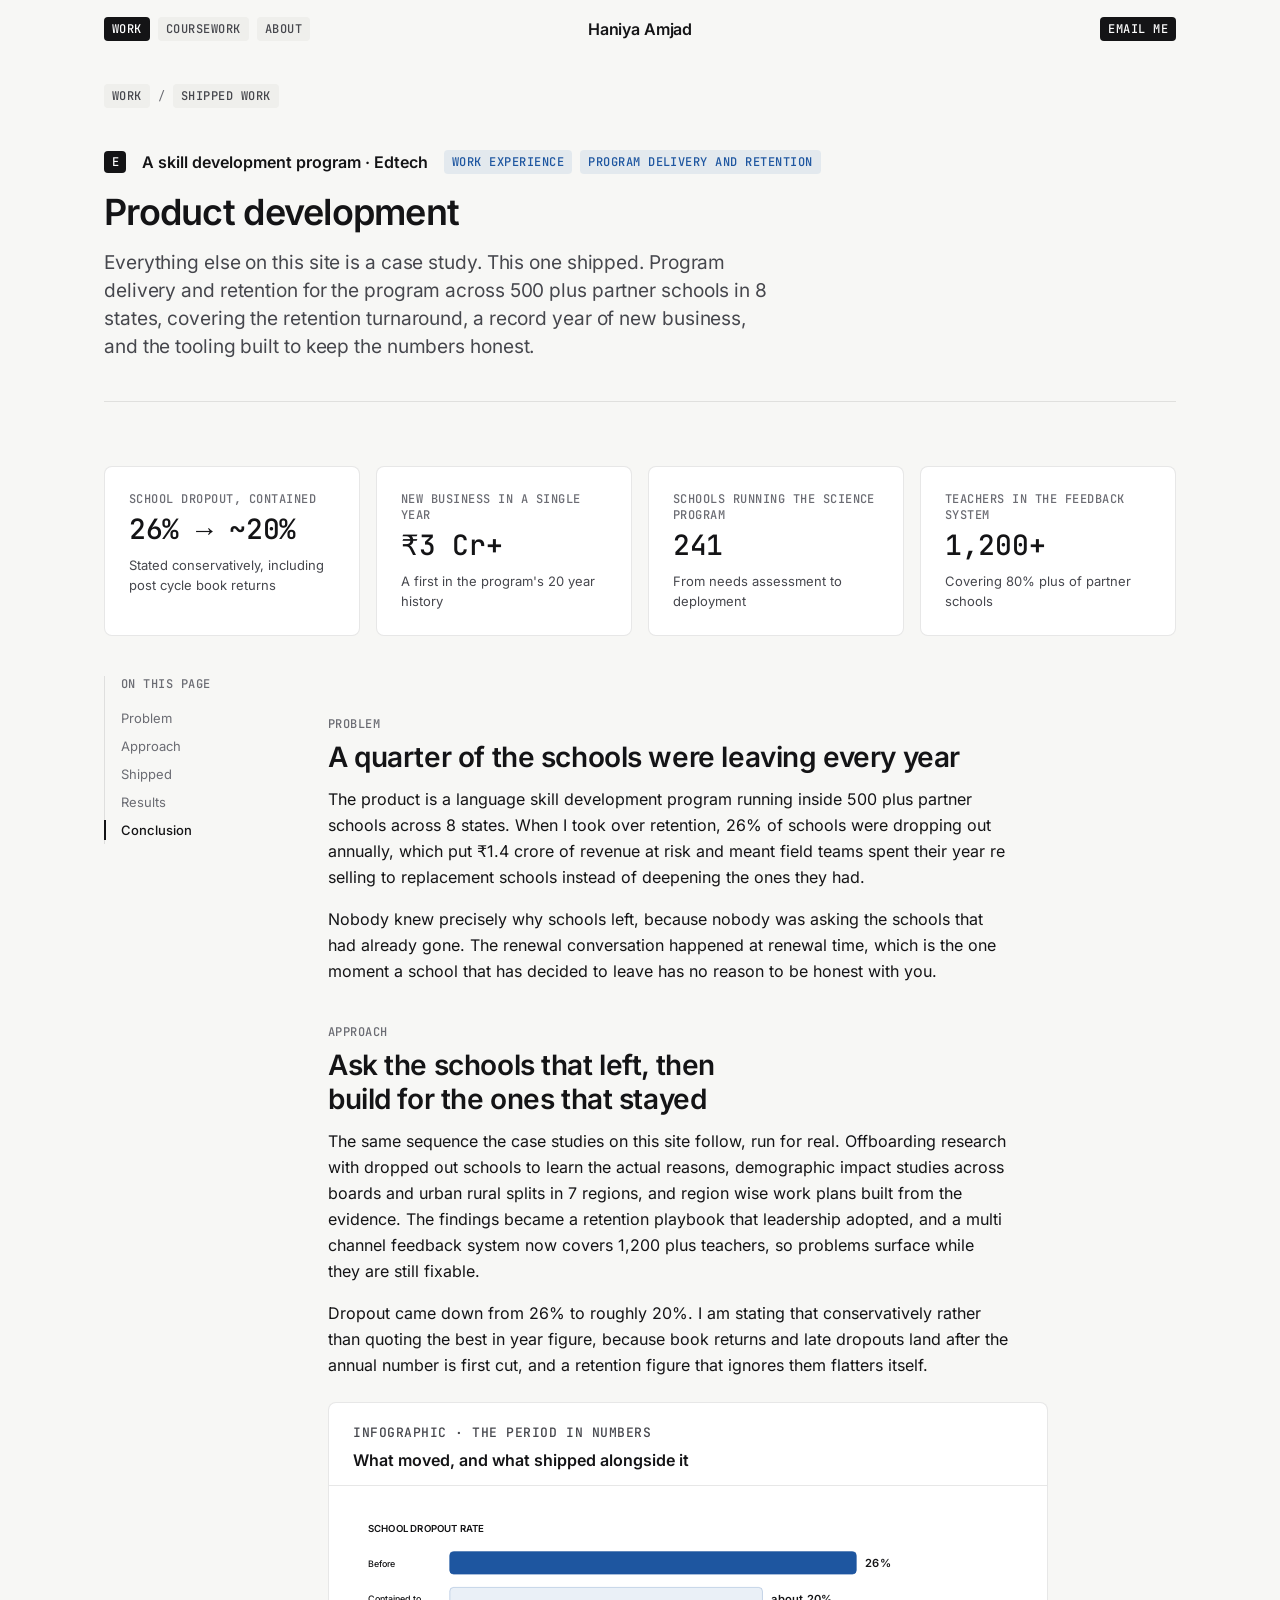
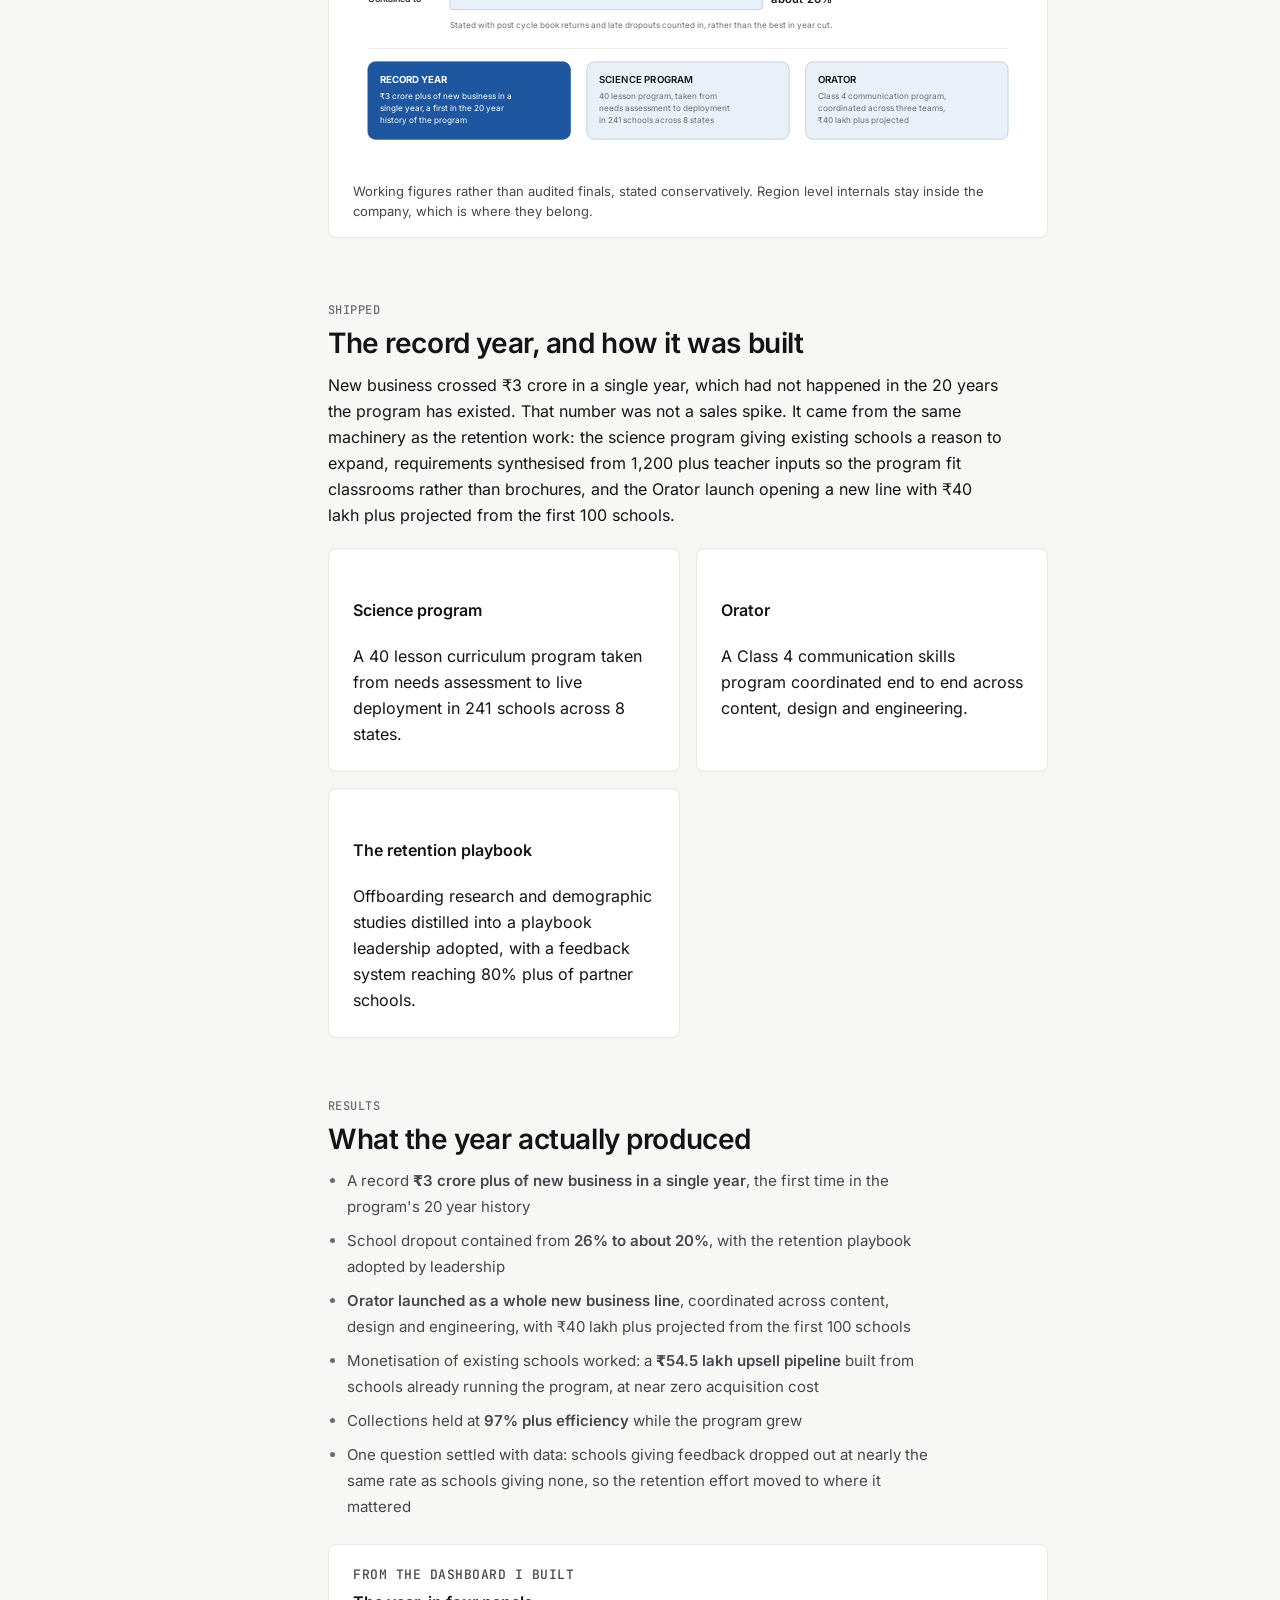
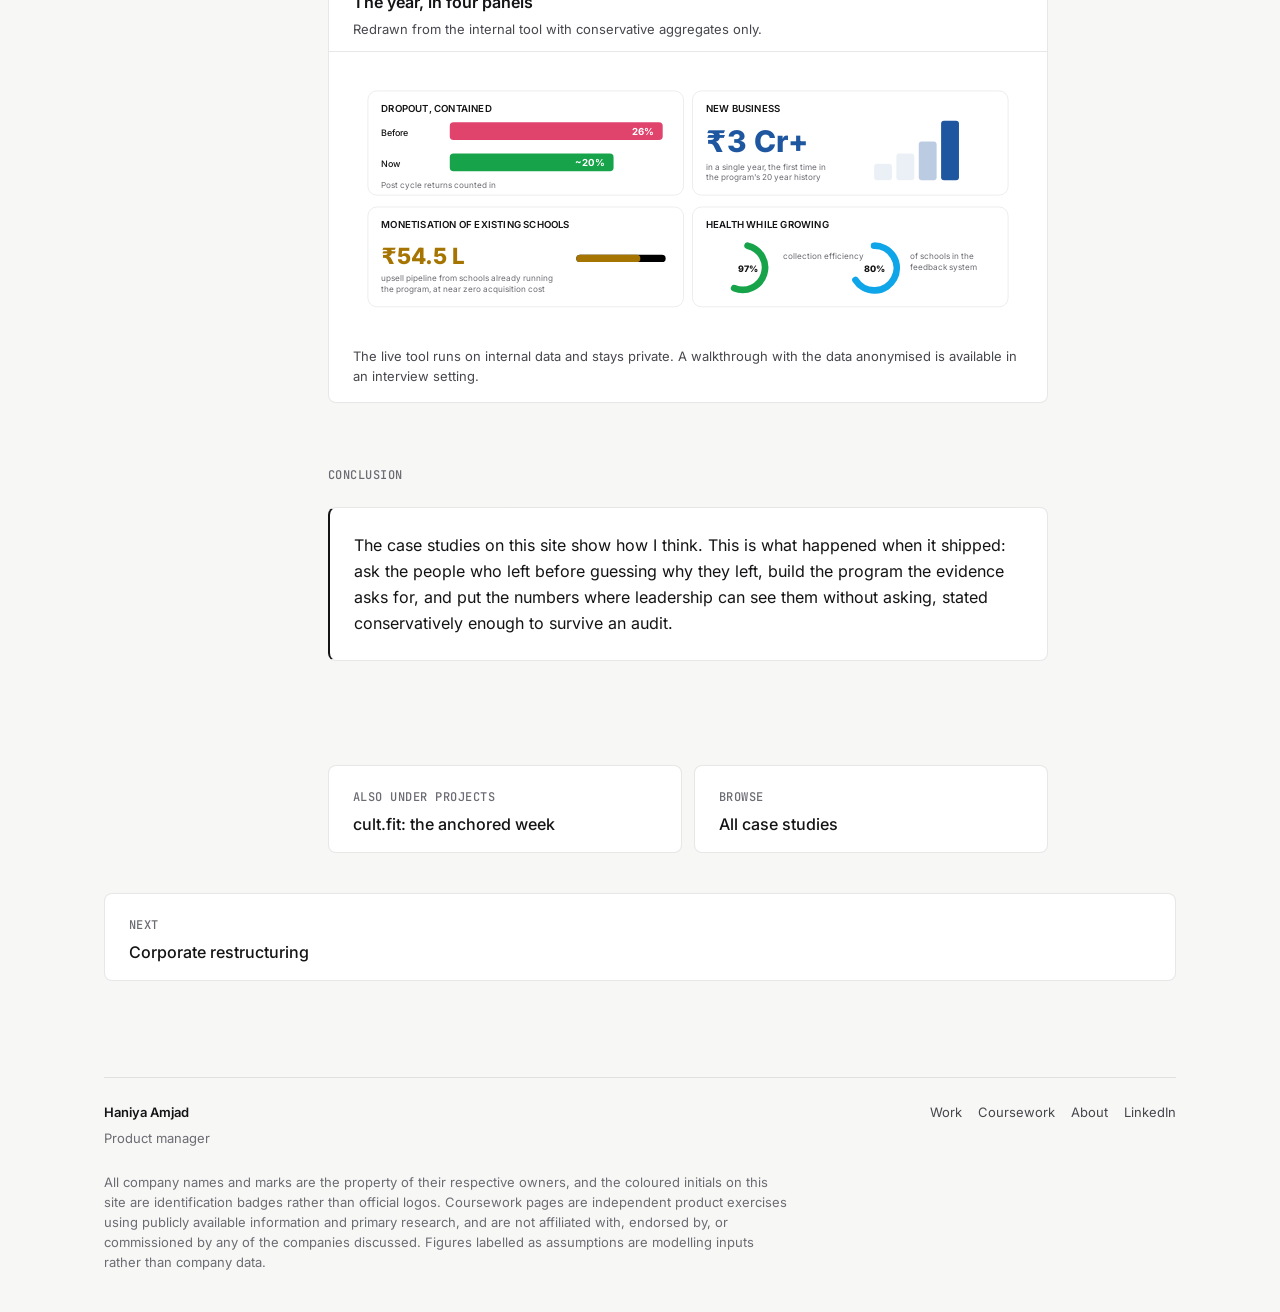
<file: work/edtech-program/index.html>
<!DOCTYPE html>
<html lang="en">
<head>
<meta charset="utf-8">
<meta name="viewport" content="width=device-width, initial-scale=1">
<title>Product development for a skill development program | Haniya Amjad</title>
<meta name="description" content="An edtech program in 500 plus schools. Dropout contained from 26 percent to about 20, a record 3 crore plus year of new business, and a new line launched.">
<link rel="canonical" href="https://haniyamjad.com/work/edtech-program/">
<meta property="og:type" content="website">
<meta property="og:site_name" content="Haniya Amjad">
<meta property="og:title" content="Product development for a skill development program | Haniya Amjad">
<meta property="og:description" content="An edtech program in 500 plus schools. Dropout contained from 26 percent to about 20, a record 3 crore plus year of new business, and a new line launched.">
<meta property="og:url" content="https://haniyamjad.com/work/edtech-program/">
<meta property="og:image" content="https://haniyamjad.com/assets/og/edtech-program.png">
<meta property="og:image:width" content="1200">
<meta property="og:image:height" content="630">
<meta name="twitter:card" content="summary_large_image">
<meta name="twitter:title" content="Product development for a skill development program | Haniya Amjad">
<meta name="twitter:description" content="An edtech program in 500 plus schools. Dropout contained from 26 percent to about 20, a record 3 crore plus year of new business, and a new line launched.">
<meta name="twitter:image" content="https://haniyamjad.com/assets/og/edtech-program.png">
<link rel="stylesheet" href="/assets/style.css?v=44">
<script type="application/ld+json">[{"@context": "https://schema.org", "@type": "CreativeWork", "name": "Product development for a skill development program", "description": "An edtech program in 500 plus schools. Dropout contained from 26 percent to about 20, a record 3 crore plus year of new business, and a new line launched.", "url": "https://haniyamjad.com/work/edtech-program/", "author": {"@type": "Person", "name": "Haniya Amjad", "url": "https://haniyamjad.com/"}, "image": "https://haniyamjad.com/assets/og/edtech-program.png"}, {"@context": "https://schema.org", "@type": "BreadcrumbList", "itemListElement": [{"@type": "ListItem", "position": 1, "name": "Work", "item": "https://haniyamjad.com/work/"}, {"@type": "ListItem", "position": 2, "name": "Shipped work", "item": "https://haniyamjad.com/work/#shipped"}, {"@type": "ListItem", "position": 3, "name": "Product development for a skill development program", "item": "https://haniyamjad.com/work/edtech-program/"}]}]</script>
</head>
<body class="case-scope" style="--c-l:#1e56a0; --c-d:#7fb0ff;">
<a class="skip" href="#main">Skip to content</a>

<nav class="nav">
  <div class="nav-in">
    <div class="nav-links" id="navlinks">
      <a href="/work/" class="is-active">Work</a>
      <a href="/work/#coursework">Coursework</a>
      <a href="/">About</a>
    </div>
    <a class="nav-logo" href="/">Haniya Amjad</a>
    <a class="nav-cta" href="mailto:haniya.amjad1124@gmail.com">Email me</a>
    <button class="nav-toggle" aria-expanded="false" aria-controls="navlinks">Menu</button>
  </div>
</nav>

<main id="main">
<nav class="wrap back-bar crumbs" aria-label="Breadcrumb"><a class="back-link" href="/work/">Work</a><span class="crumb-sep" aria-hidden="true">/</span><a class="back-link" href="/work/#shipped">Shipped work</a></nav>


<header class="case-hero">
  <div class="wrap">
    <div class="case-brand">
      <span class="co"><span class="logo-mark" aria-hidden="true">E</span>A skill development program · Edtech</span>
      <span class="tag">Work experience</span>
      <span class="tag tag-plain">Program delivery and retention</span>
    </div>
    <h1 class="h1">Product development</h1>
    <p class="lede">
      Everything else on this site is a case study. This one shipped. Program delivery and
      retention for the program across 500 plus partner schools in 8 states, covering the retention
      turnaround, a record year of new business, and the tooling built to keep the numbers honest.
    </p>
  </div>
</header>

<section class="section-sm">
  <div class="wrap">
    <div class="metrics reveal">
      <div class="metric"><span class="num">26% → ~20%</span><span class="lbl">School dropout, contained</span><span class="sub">Stated conservatively, including post cycle book returns</span></div>
      <div class="metric"><span class="num">₹3 Cr+</span><span class="lbl">New business in a single year</span><span class="sub">A first in the program's 20 year history</span></div>
      <div class="metric"><span class="num">241</span><span class="lbl">Schools running the science program</span><span class="sub">From needs assessment to deployment</span></div>
      <div class="metric"><span class="num">1,200+</span><span class="lbl">Teachers in the feedback system</span><span class="sub">Covering 80% plus of partner schools</span></div>
    </div>
  </div>
</section>

<div class="wrap">
  <div class="case-layout">
  <div class="case-main">

<section class="section-sm" id="problem">
  <div class="prose reveal">
    <p class="eyebrow">Problem</p>
    <h2 class="h2">A quarter of the schools were leaving every year</h2>
    <p>
      The product is a language skill development program running inside 500 plus partner schools across 8 states. When I took over
      retention, 26% of schools were dropping out annually, which put ₹1.4 crore of revenue at
      risk and meant field teams spent their year re selling to replacement schools instead of
      deepening the ones they had.
    </p>
    <p>
      Nobody knew precisely why schools left, because nobody was asking the schools that had
      already gone. The renewal conversation happened at renewal time, which is the one moment a
      school that has decided to leave has no reason to be honest with you.
    </p>
  </div>
</section>

<section class="section-sm" id="work">
  <div class="prose reveal">
    <p class="eyebrow">Approach</p>
    <h2 class="h2">Ask the schools that left, then build for the ones that stayed</h2>
    <p>
      The same sequence the case studies on this site follow, run for real. Offboarding research
      with dropped out schools to learn the actual reasons, demographic impact studies across
      boards and urban rural splits in 7 regions, and region wise work plans built from the
      evidence. The findings became a retention playbook that leadership adopted, and a
      multi channel feedback system now covers 1,200 plus teachers, so problems surface while
      they are still fixable.
    </p>
    <p>
      Dropout came down from 26% to roughly 20%. I am stating that conservatively rather than
      quoting the best in year figure, because book returns and late dropouts land after the
      annual number is first cut, and a retention figure that ignores them flatters itself.
    </p>
  </div>

  <figure class="diagram reveal">
    <div class="diagram-head">
      <p class="eyebrow">Infographic · The period in numbers</p>
      <h3>What moved, and what shipped alongside it</h3>
    </div>
    <div class="diagram-body">
      <svg viewBox="0 0 900 332" role="img" aria-label="Dropout contained from 26 percent to about 20 percent. Alongside it, a record 3 crore plus year of new business, the science program in 241 schools, and a communication program launch with 40 lakh plus projected.">
        <text class="dg-t-hd" x="20" y="30">SCHOOL DROPOUT RATE</text>
        <text class="dg-t" x="20" y="76" style="font-size:12px">Before</text>
        <rect class="dg-node-solid" x="130" y="56" width="546" height="30" rx="5"/>
        <text class="dg-t-hd" x="688" y="77" style="font-size:15px">26%</text>
        <text class="dg-t" x="20" y="124" style="font-size:12px">Contained to</text>
        <rect class="dg-node-accent" x="130" y="104" width="420" height="30" rx="5"/>
        <text class="dg-t-hd" x="562" y="125" style="font-size:15px">about 20%</text>
        <text class="dg-t-sm" x="130" y="158">Stated with post cycle book returns and late dropouts counted in, rather than the best in year cut.</text>

        <path class="dg-line" fill="none" stroke-width="1" d="M20 186 H880"/>

        <rect class="dg-node-solid" x="20" y="204" width="272" height="104" rx="10"/>
        <text class="dg-t-inv" x="36" y="232" style="font-size:13px;font-weight:700">RECORD YEAR</text>
        <text class="dg-t-inv" x="36" y="254" style="font-weight:400;font-size:11px">₹3 crore plus of new business in a</text>
        <text class="dg-t-inv" x="36" y="270" style="font-weight:400;font-size:11px">single year, a first in the 20 year</text>
        <text class="dg-t-inv" x="36" y="286" style="font-weight:400;font-size:11px">history of the program</text>

        <rect class="dg-node-accent" x="314" y="204" width="272" height="104" rx="10"/>
        <text class="dg-t-hd" x="330" y="232">SCIENCE PROGRAM</text>
        <text class="dg-t-sm" x="330" y="254">40 lesson program, taken from</text>
        <text class="dg-t-sm" x="330" y="270">needs assessment to deployment</text>
        <text class="dg-t-sm" x="330" y="286">in 241 schools across 8 states</text>

        <rect class="dg-node-accent" x="608" y="204" width="272" height="104" rx="10"/>
        <text class="dg-t-hd" x="624" y="232">ORATOR</text>
        <text class="dg-t-sm" x="624" y="254">Class 4 communication program,</text>
        <text class="dg-t-sm" x="624" y="270">coordinated across three teams,</text>
        <text class="dg-t-sm" x="624" y="286">₹40 lakh plus projected</text>
      </svg>
    </div>
    <figcaption class="diagram-note">
      Working figures rather than audited finals, stated conservatively. Region level internals stay inside
      the company, which is where they belong.
    </figcaption>
  </figure>
</section>

<section class="section-sm" id="shipped">
  <div class="prose reveal">
    <p class="eyebrow">Shipped</p>
    <h2 class="h2">The record year, and how it was built</h2>
    <p>
      New business crossed ₹3 crore in a single year, which had not happened in the 20 years
      the program has existed. That number was not a sales spike. It came from the same machinery as
      the retention work: the science program giving existing schools a reason to expand, requirements
      synthesised from 1,200 plus teacher inputs so the program fit classrooms rather than
      brochures, and the Orator launch opening a new line with ₹40 lakh plus projected from the
      first 100 schools.
    </p>
    <div class="grid grid-3" style="margin:20px 0">
      <div class="card">
        <h4>Science program</h4>
        <p>A 40 lesson curriculum program taken from needs assessment to live deployment in 241 schools across 8 states.</p>
      </div>
      <div class="card">
        <h4>Orator</h4>
        <p>A Class 4 communication skills program coordinated end to end across content, design and engineering.</p>
      </div>
      <div class="card">
        <h4>The retention playbook</h4>
        <p>Offboarding research and demographic studies distilled into a playbook leadership adopted, with a feedback system reaching 80% plus of partner schools.</p>
      </div>
    </div>
  </div>
</section>

<section class="section-sm" id="dashboard">
  <div class="prose reveal">
    <p class="eyebrow">Results</p>
    <h2 class="h2">What the year actually produced</h2>
    <ul style="font-size:15px;color:var(--text-mid)">
      <li>A record <strong>₹3 crore plus of new business in a single year</strong>, the first time in the program's 20 year history</li>
      <li>School dropout contained from <strong>26% to about 20%</strong>, with the retention playbook adopted by leadership</li>
      <li><strong>Orator launched as a whole new business line</strong>, coordinated across content, design and engineering, with ₹40 lakh plus projected from the first 100 schools</li>
      <li>Monetisation of existing schools worked: a <strong>₹54.5 lakh upsell pipeline</strong> built from schools already running the program, at near zero acquisition cost</li>
      <li>Collections held at <strong>97% plus efficiency</strong> while the program grew</li>
      <li>One question settled with data: schools giving feedback dropped out at nearly the same rate as schools giving none, so the retention effort moved to where it mattered</li>
    </ul>
  </div>

  <figure class="diagram reveal">
    <div class="diagram-head">
      <p class="eyebrow">From the dashboard I built</p>
      <h3>The year, in four panels</h3>
      <p>Redrawn from the internal tool with conservative aggregates only.</p>
    </div>
    <div class="diagram-body">
      <svg viewBox="0 0 900 330" role="img" aria-label="Four dashboard panels. Dropout falling from 26 percent to about 20. New business at a record 3 crore plus. An upsell pipeline of 54.5 lakh rupees. Collections at 97 percent efficiency and feedback coverage at 80 percent of schools.">
        <rect class="dg-node" x="20" y="20" width="424" height="140" rx="12"/>
        <text class="dg-t-hd" x="38" y="48">DROPOUT, CONTAINED</text>
        <text class="dg-t" x="38" y="80" style="font-size:12px">Before</text>
        <rect x="130" y="62" width="286" height="24" rx="5" fill="#E0446D"/>
        <text x="404" y="79" text-anchor="end" fill="#fff" font-size="13" font-weight="700" font-family="var(--font-text)">26%</text>
        <text class="dg-t" x="38" y="122" style="font-size:12px">Now</text>
        <rect x="130" y="104" width="220" height="24" rx="5" fill="#16A34A"/>
        <text x="338" y="121" text-anchor="end" fill="#fff" font-size="13" font-weight="700" font-family="var(--font-text)">~20%</text>
        <text class="dg-t-sm" x="38" y="150">Post cycle returns counted in</text>

        <rect class="dg-node" x="456" y="20" width="424" height="140" rx="12"/>
        <text class="dg-t-hd" x="474" y="48">NEW BUSINESS</text>
        <text x="474" y="102" fill="var(--case)" font-size="40" font-weight="800" font-family="var(--font-display)">₹3 Cr+</text>
        <text class="dg-t-sm" x="474" y="126">in a single year, the first time in</text>
        <text class="dg-t-sm" x="474" y="140">the program's 20 year history</text>
        <rect x="700" y="118" width="24" height="22" rx="4" fill="var(--case-soft)"/>
        <rect x="730" y="104" width="24" height="36" rx="4" fill="var(--case-soft)"/>
        <rect x="760" y="88" width="24" height="52" rx="4" fill="var(--case-line)"/>
        <rect x="790" y="60" width="24" height="80" rx="4" fill="var(--case)"/>

        <rect class="dg-node" x="20" y="176" width="424" height="134" rx="12"/>
        <text class="dg-t-hd" x="38" y="204">MONETISATION OF EXISTING SCHOOLS</text>
        <text x="38" y="252" fill="#A67400" font-size="30" font-weight="800" font-family="var(--font-display)">₹54.5 L</text>
        <text class="dg-t-sm" x="38" y="276">upsell pipeline from schools already running</text>
        <text class="dg-t-sm" x="38" y="290">the program, at near zero acquisition cost</text>
        <rect x="300" y="240" width="120" height="10" rx="5" fill="var(--bg-sunken)"/>
        <rect x="300" y="240" width="86" height="10" rx="5" fill="#A67400"/>

        <rect class="dg-node" x="456" y="176" width="424" height="134" rx="12"/>
        <text class="dg-t-hd" x="474" y="204">HEALTH WHILE GROWING</text>
        <circle cx="530" cy="258" r="30" fill="none" stroke="var(--bg-sunken)" stroke-width="9"/>
        <path d="M530 228 A30 30 0 1 1 512 285" fill="none" stroke="#16A34A" stroke-width="9" stroke-linecap="round"/>
        <text x="530" y="263" text-anchor="middle" fill="var(--text)" font-size="12" font-weight="800" font-family="var(--font-display)">97%</text>
        <text class="dg-t-sm" x="578" y="246">collection efficiency</text>
        <circle cx="700" cy="258" r="30" fill="none" stroke="var(--bg-sunken)" stroke-width="9"/>
        <path d="M700 228 A30 30 0 1 1 675 274" fill="none" stroke="#0EA5E9" stroke-width="9" stroke-linecap="round"/>
        <text x="700" y="263" text-anchor="middle" fill="var(--text)" font-size="12" font-weight="800" font-family="var(--font-display)">80%</text>
        <text class="dg-t-sm" x="748" y="246">of schools in the</text>
        <text class="dg-t-sm" x="748" y="260">feedback system</text>
      </svg>
    </div>
    <figcaption class="diagram-note">
      The live tool runs on internal data and stays private. A walkthrough with the data anonymised is
      available in an interview setting.
    </figcaption>
  </figure>
</section>

<section class="section-sm" id="takeaway">
  <div class="prose reveal">
    <p class="eyebrow">Conclusion</p>
    <div class="callout">
      <p>
        The case studies on this site show how I think. This is what happened when it shipped:
        ask the people who left before guessing why they left, build the program the evidence
        asks for, and put the numbers where leadership can see them without asking, stated
        conservatively enough to survive an audit.
      </p>
    </div>
  </div>
</section>

<section class="section-sm">
  <div class="pager reveal">
    <a href="/work/cultfit-anchored-week/"><span class="dir">Also under Projects</span><span class="ttl">cult.fit: the anchored week</span></a>
    <a href="/work/"><span class="dir">Browse</span><span class="ttl">All case studies</span></a>
  </div>
</section>

  </div>

  <aside class="toc" aria-label="On this page">
    <p class="toc-t">On this page</p>
    <a href="#problem">Problem</a>
    <a href="#work">Approach</a>
    <a href="#shipped">Shipped</a>
    <a href="#dashboard">Results</a>
    <a href="#takeaway">Conclusion</a>
  </aside>

  </div>
</div>


<div class="wrap"><div class="pager"><a href="/work/nbfc-recovery/"><span class="dir">Next</span><span class="ttl">Corporate restructuring</span></a></div></div>
</main>

<footer class="footer">
  <div class="wrap-wide">
    <div class="footer-in">
      <div>
        <p style="font-family:var(--font-display);font-weight:600;margin-bottom:6px">Haniya Amjad</p>
        <p class="muted" style="margin:0">Product manager</p>
      </div>
      <div class="footer-links">
        <a href="/work/">Work</a>
        <a href="/work/#coursework">Coursework</a>
        <a href="/">About</a>
        <a href="https://www.linkedin.com/in/haniya-amjad/" target="_blank" rel="noopener">LinkedIn<span class="sr-only"> (opens in a new tab)</span></a>
      </div>
    </div>
    <p class="footer-legal">
      All company names and marks are the property of their respective owners, and the coloured
      initials on this site are identification badges rather than official logos. Coursework pages are
      independent product exercises using publicly available information and primary research, and are
      not affiliated with, endorsed by, or commissioned by any of the companies discussed. Figures
      labelled as assumptions are modelling inputs rather than company data.
    </p>
  </div>
</footer>

<script src="/assets/main.js?v=44"></script>
</body>
</html>
</file>
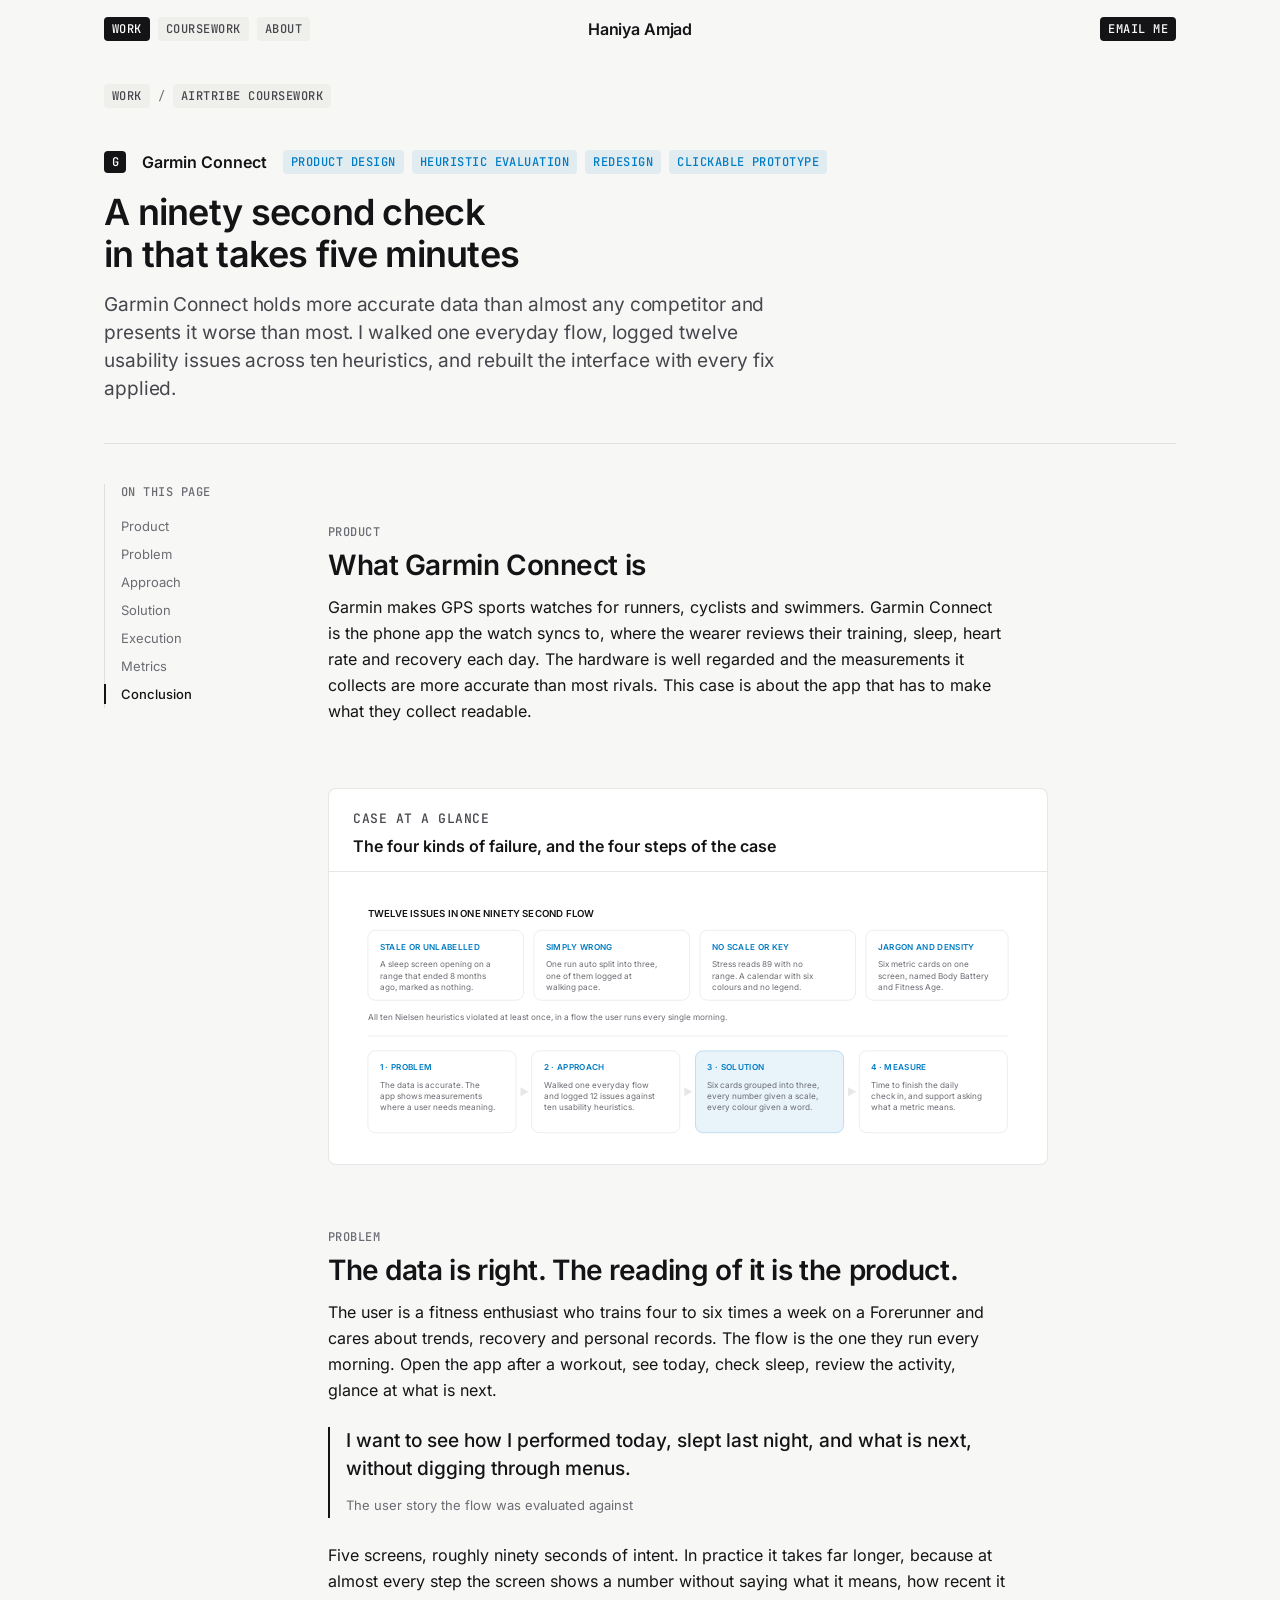
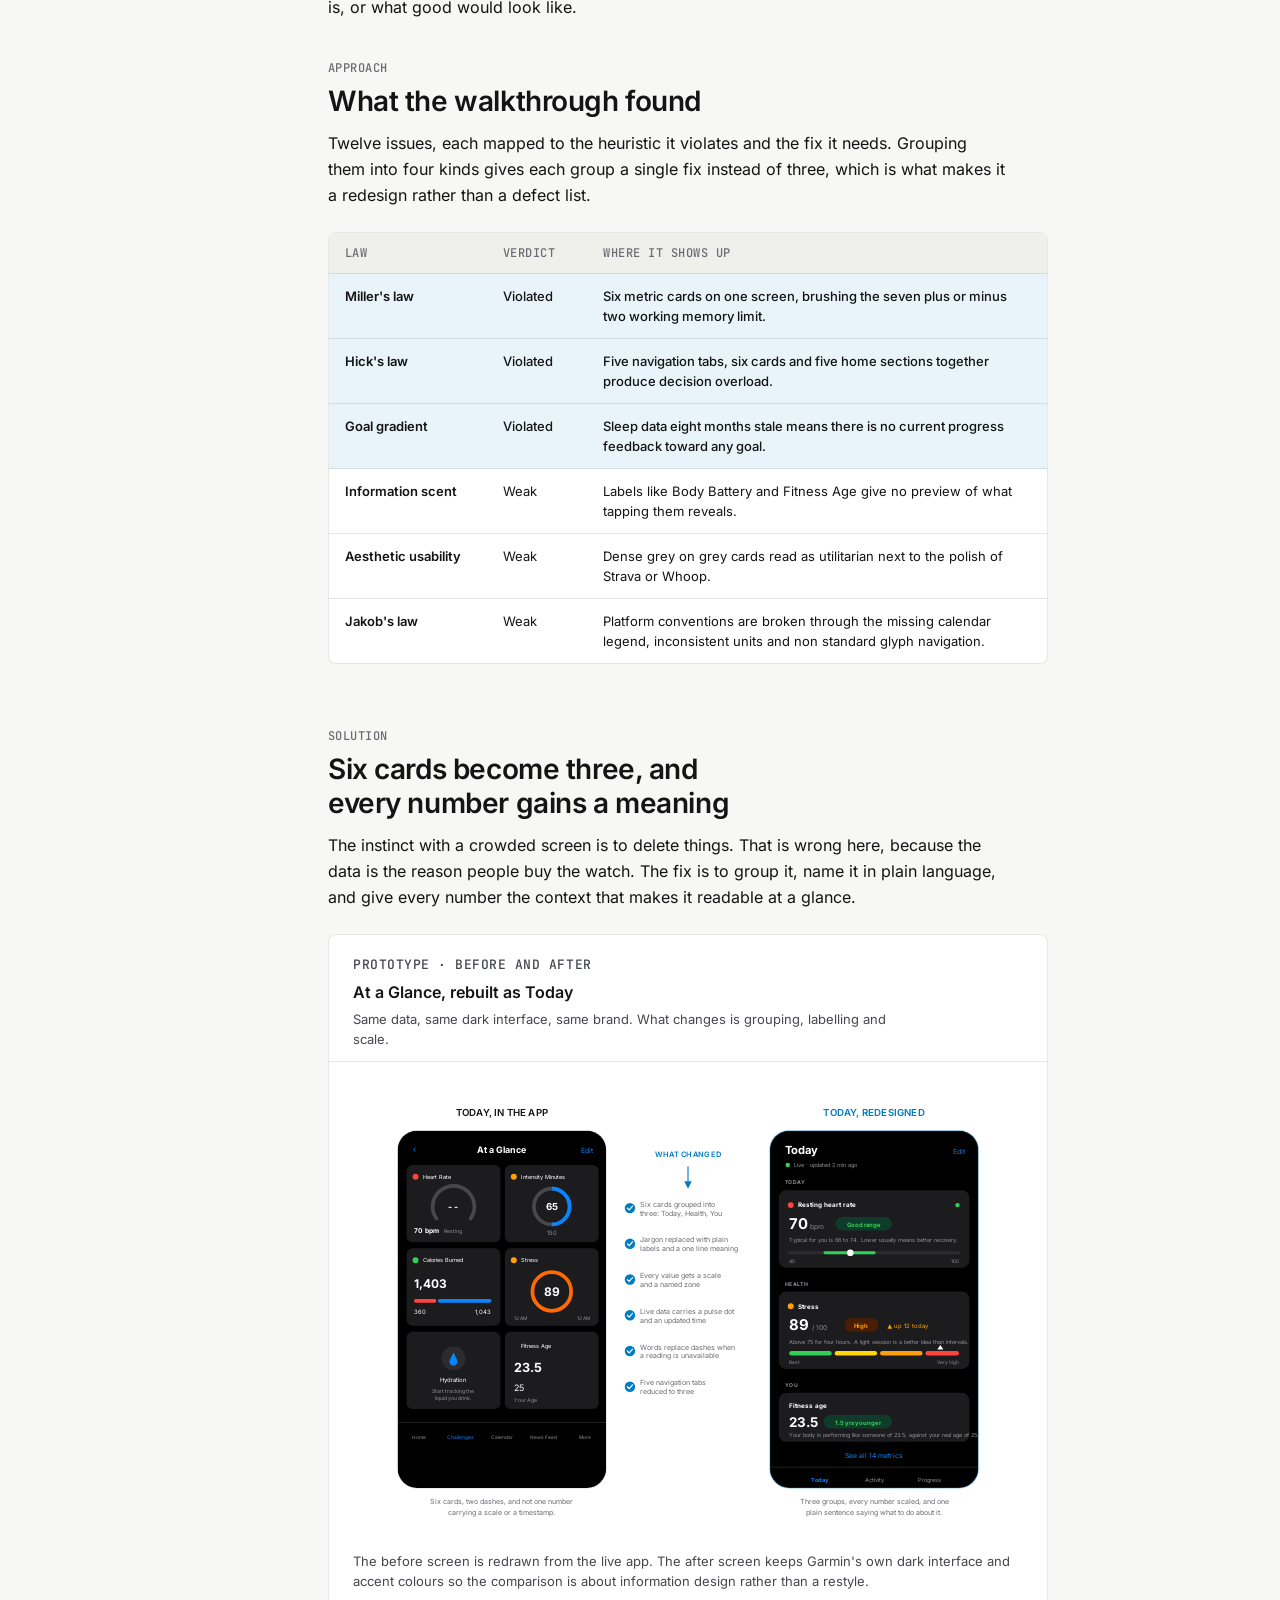
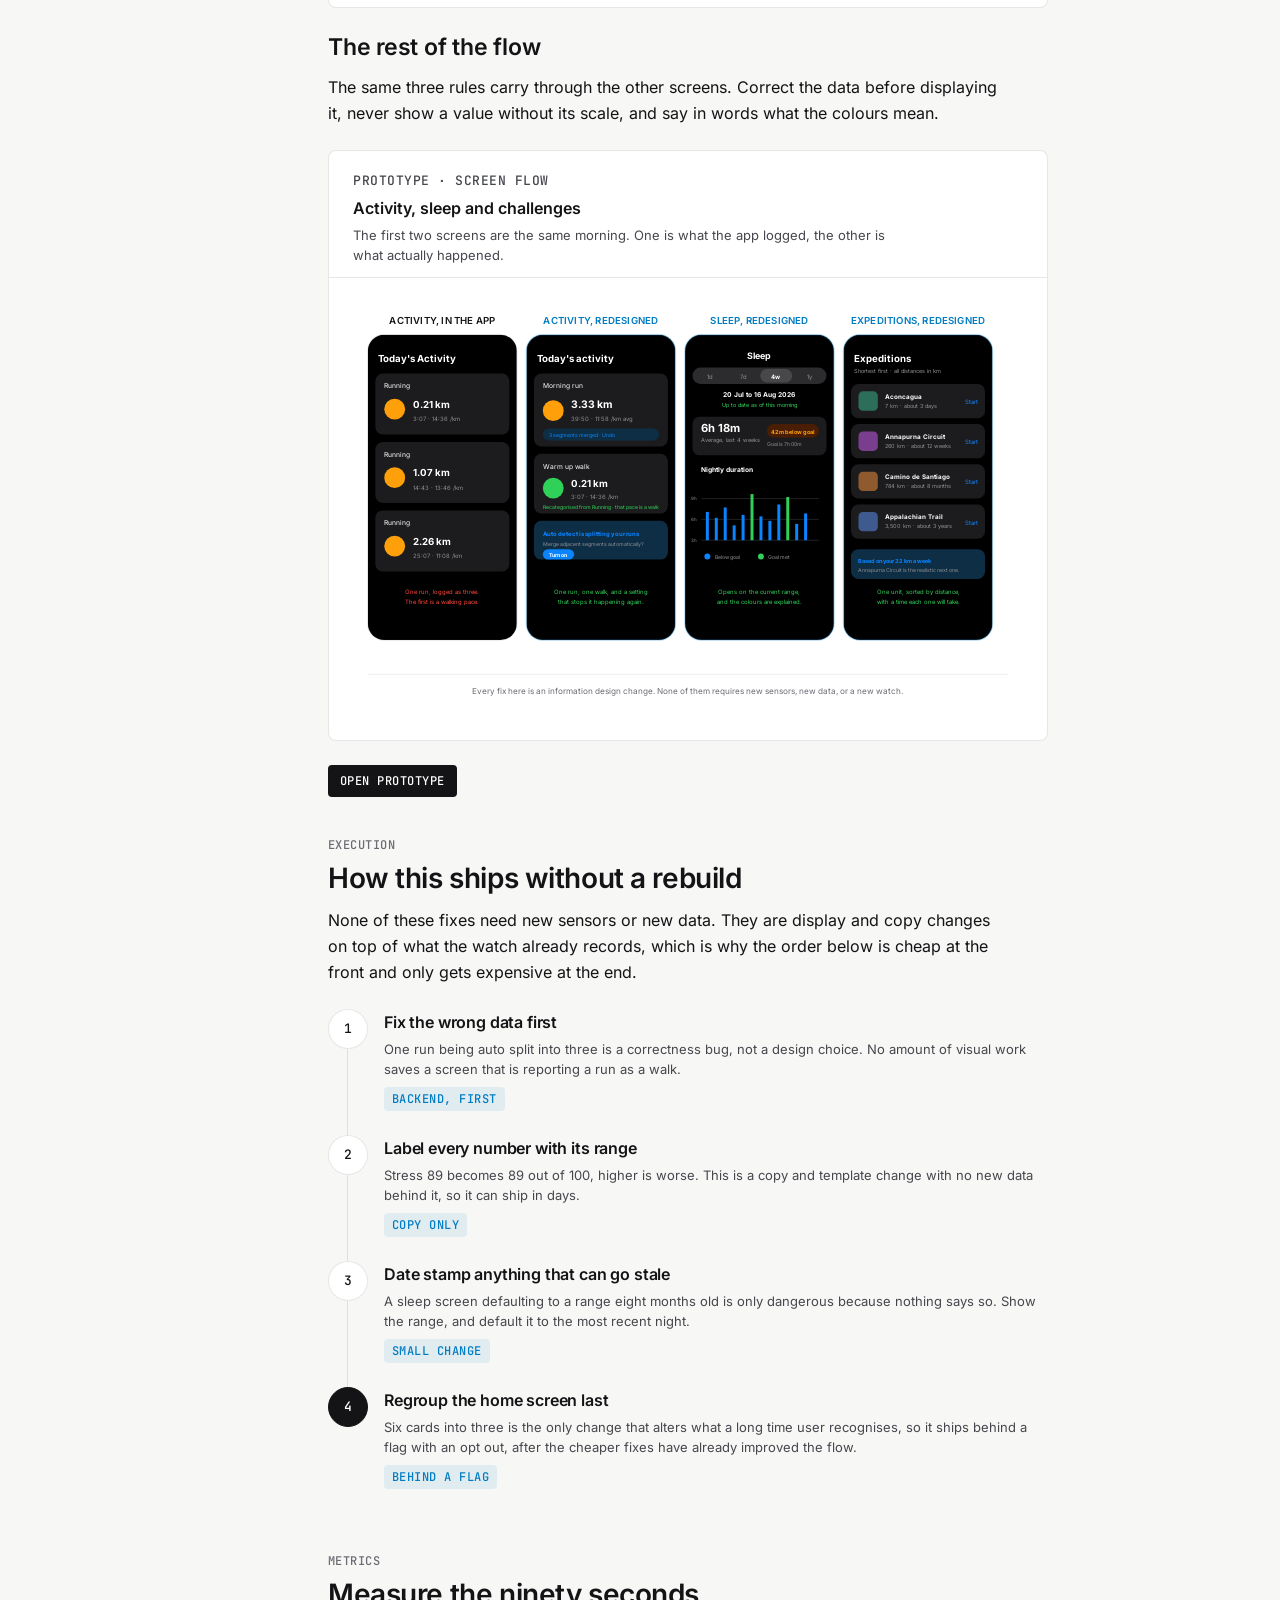
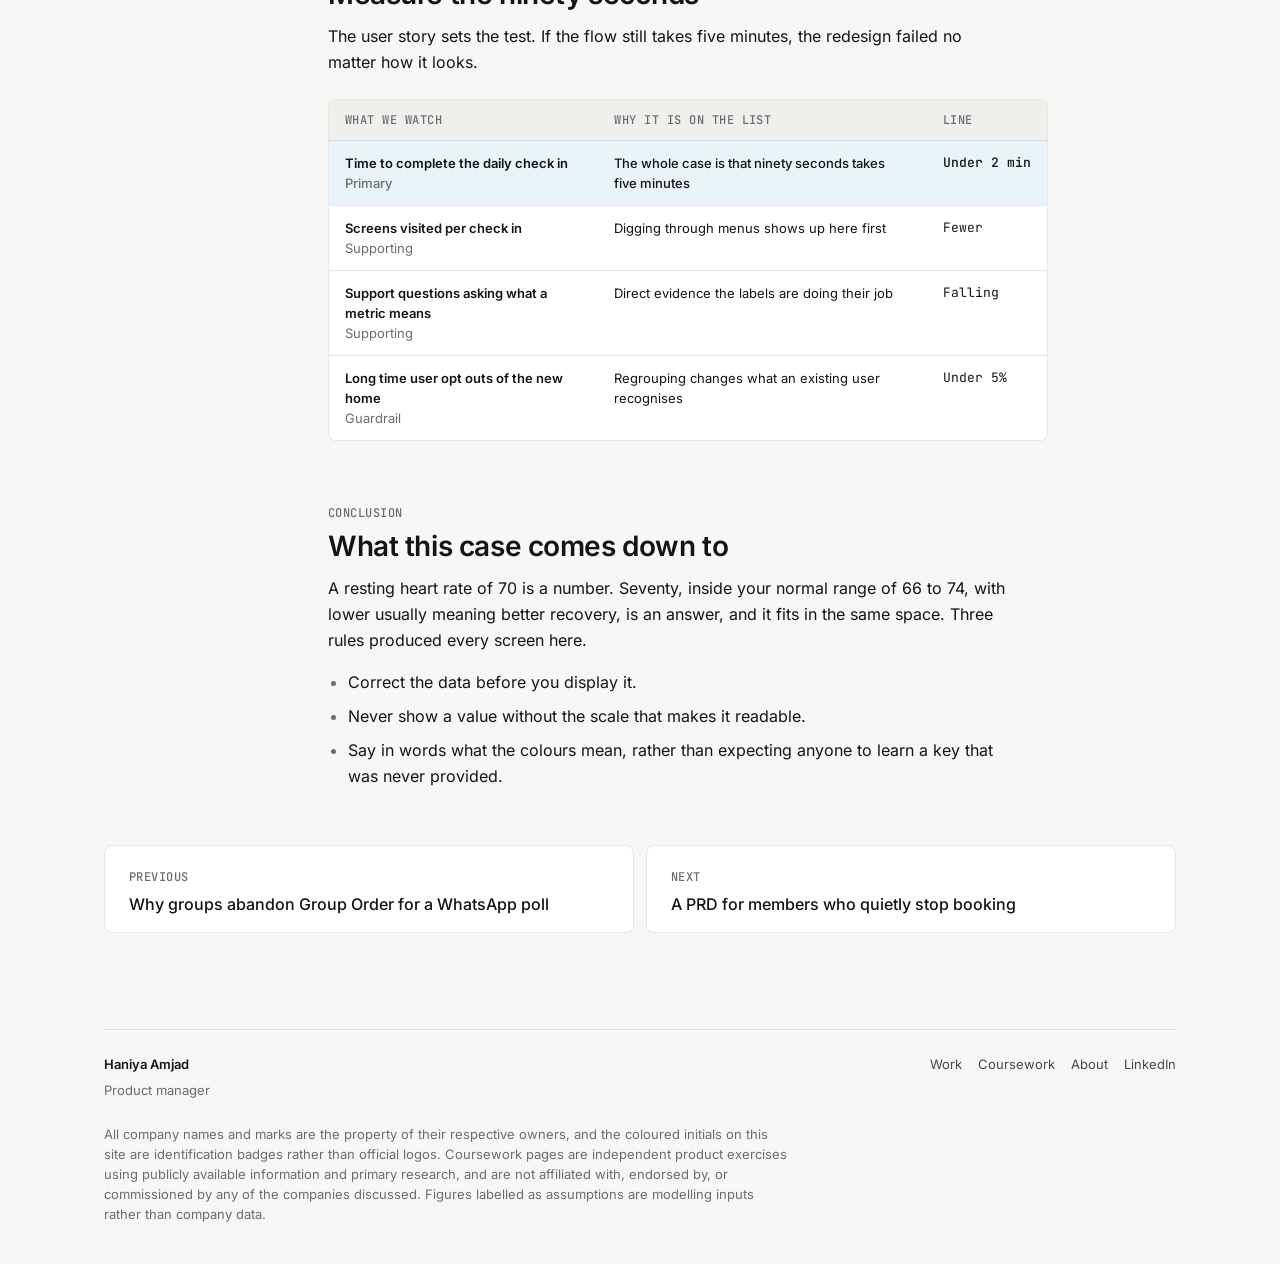
<file: work/garmin-connect-ux/index.html>
<!DOCTYPE html>
<html lang="en">
<head>
<meta charset="utf-8">
<meta name="viewport" content="width=device-width, initial-scale=1">
<title>Garmin Connect: a redesigned daily check in | Haniya Amjad</title>
<meta name="description" content="Garmin Connect is the phone app Garmin sports watches sync to. Twelve usability issues across ten heuristics in one everyday flow, and a redesigned interface with every fix applied.">
<link rel="canonical" href="https://haniyamjad.com/work/garmin-connect-ux/">
<meta property="og:type" content="website">
<meta property="og:site_name" content="Haniya Amjad">
<meta property="og:title" content="Garmin Connect: a redesigned daily check in | Haniya Amjad">
<meta property="og:description" content="Garmin Connect is the phone app Garmin sports watches sync to. Twelve usability issues across ten heuristics in one everyday flow, and a redesigned interface with every fix applied.">
<meta property="og:url" content="https://haniyamjad.com/work/garmin-connect-ux/">
<meta property="og:image" content="https://haniyamjad.com/assets/og/garmin-connect-ux.png">
<meta property="og:image:width" content="1200">
<meta property="og:image:height" content="630">
<meta name="twitter:card" content="summary_large_image">
<meta name="twitter:title" content="Garmin Connect: a redesigned daily check in | Haniya Amjad">
<meta name="twitter:description" content="Garmin Connect is the phone app Garmin sports watches sync to. Twelve usability issues across ten heuristics in one everyday flow, and a redesigned interface with every fix applied.">
<meta name="twitter:image" content="https://haniyamjad.com/assets/og/garmin-connect-ux.png">
<link rel="stylesheet" href="/assets/style.css?v=44">
<script type="application/ld+json">[{"@context": "https://schema.org", "@type": "CreativeWork", "name": "Garmin Connect: a redesigned daily check in", "description": "Garmin Connect is the phone app Garmin sports watches sync to. Twelve usability issues across ten heuristics in one everyday flow, and a redesigned interface with every fix applied.", "url": "https://haniyamjad.com/work/garmin-connect-ux/", "author": {"@type": "Person", "name": "Haniya Amjad", "url": "https://haniyamjad.com/"}, "image": "https://haniyamjad.com/assets/og/garmin-connect-ux.png"}, {"@context": "https://schema.org", "@type": "BreadcrumbList", "itemListElement": [{"@type": "ListItem", "position": 1, "name": "Work", "item": "https://haniyamjad.com/work/"}, {"@type": "ListItem", "position": 2, "name": "Airtribe coursework", "item": "https://haniyamjad.com/work/#coursework"}, {"@type": "ListItem", "position": 3, "name": "Garmin Connect: a redesigned daily check in", "item": "https://haniyamjad.com/work/garmin-connect-ux/"}]}]</script>
</head>
<body class="case-scope" style="--c-l:#007cc3; --c-d:#4fb3e8;">
<a class="skip" href="#main">Skip to content</a>

<nav class="nav">
  <div class="nav-in">
    <div class="nav-links" id="navlinks">
      <a href="/work/" class="is-active">Work</a>
      <a href="/work/#coursework">Coursework</a>
      <a href="/">About</a>
    </div>
    <a class="nav-logo" href="/">Haniya Amjad</a>
    <a class="nav-cta" href="mailto:haniya.amjad1124@gmail.com">Email me</a>
    <button class="nav-toggle" aria-expanded="false" aria-controls="navlinks">Menu</button>
  </div>
</nav>

<main id="main">
<nav class="wrap back-bar crumbs" aria-label="Breadcrumb"><a class="back-link" href="/work/">Work</a><span class="crumb-sep" aria-hidden="true">/</span><a class="back-link" href="/work/#coursework">Airtribe coursework</a></nav>

<header class="case-hero">
  <div class="wrap">
    <div class="case-brand">
      <span class="co"><span class="logo-mark" aria-hidden="true">G</span>Garmin Connect</span>
      <span class="tag">Product design</span>
      <span class="tag tag-plain">Heuristic evaluation</span>
      <span class="tag tag-plain">Redesign</span>
      <span class="tag tag-plain">Clickable prototype</span>
    </div>
    <h1 class="h1">A ninety second check in that takes five minutes</h1>
    <p class="lede">
      Garmin Connect holds more accurate data than almost any competitor and presents it worse than
      most. I walked one everyday flow, logged twelve usability issues across ten heuristics, and
      rebuilt the interface with every fix applied.
    </p>
  </div>
</header>

<div class="wrap">
  <div class="case-layout">
  <div class="case-main">

<section class="section-sm" id="product">
  <div class="prose reveal">
    <p class="eyebrow">Product</p>
    <h2 class="h2">What Garmin Connect is</h2>
    <p>
      Garmin makes GPS sports watches for runners, cyclists and swimmers. Garmin Connect is the
      phone app the watch syncs to, where the wearer reviews their training, sleep, heart rate and
      recovery each day. The hardware is well regarded and the measurements it collects are more
      accurate than most rivals. This case is about the app that has to make what they collect
      readable.
    </p>
  </div>
</section>

<section class="section-sm" id="glance">
  <figure class="diagram reveal">
    <div class="diagram-head">
      <p class="eyebrow">Case at a glance</p>
      <h3>The four kinds of failure, and the four steps of the case</h3>
    </div>
    <div class="diagram-body">
      <svg viewBox="0 0 900 328" role="img" aria-label="Twelve usability issues in one ninety second flow, in four groups: data that is stale or unlabelled, data that is simply wrong, numbers with no scale or key, and jargon with screen density. Below, the four steps of the case: the problem is measurements shown where meaning is needed, the approach was a heuristic walkthrough, the solution groups six cards into three, and the measure is time to answer the daily questions.">
        <text class="dg-t-hd" x="20" y="28">TWELVE ISSUES IN ONE NINETY SECOND FLOW</text>

        <rect class="dg-node" x="20" y="46" width="209" height="94" rx="10"/>
        <text class="dg-t-acc" x="36" y="72">STALE OR UNLABELLED</text>
        <text class="dg-t-sm" x="36" y="96">A sleep screen opening on a</text>
        <text class="dg-t-sm" x="36" y="111">range that ended 8 months</text>
        <text class="dg-t-sm" x="36" y="126">ago, marked as nothing.</text>

        <rect class="dg-node" x="243" y="46" width="209" height="94" rx="10"/>
        <text class="dg-t-acc" x="259" y="72">SIMPLY WRONG</text>
        <text class="dg-t-sm" x="259" y="96">One run auto split into three,</text>
        <text class="dg-t-sm" x="259" y="111">one of them logged at</text>
        <text class="dg-t-sm" x="259" y="126">walking pace.</text>

        <rect class="dg-node" x="466" y="46" width="209" height="94" rx="10"/>
        <text class="dg-t-acc" x="482" y="72">NO SCALE OR KEY</text>
        <text class="dg-t-sm" x="482" y="96">Stress reads 89 with no</text>
        <text class="dg-t-sm" x="482" y="111">range. A calendar with six</text>
        <text class="dg-t-sm" x="482" y="126">colours and no legend.</text>

        <rect class="dg-node" x="689" y="46" width="191" height="94" rx="10"/>
        <text class="dg-t-acc" x="705" y="72">JARGON AND DENSITY</text>
        <text class="dg-t-sm" x="705" y="96">Six metric cards on one</text>
        <text class="dg-t-sm" x="705" y="111">screen, named Body Battery</text>
        <text class="dg-t-sm" x="705" y="126">and Fitness Age.</text>

        <text class="dg-t-sm" x="20" y="166">All ten Nielsen heuristics violated at least once, in a flow the user runs every single morning.</text>

        <path class="dg-line" fill="none" stroke-width="1" d="M20 188 H880"/>

        <rect class="dg-node" x="20" y="208" width="199" height="110" rx="10"/>
        <text class="dg-t-acc" x="36" y="234">1 &#183; PROBLEM</text>
        <text class="dg-t-sm" x="36" y="258">The data is accurate. The</text>
        <text class="dg-t-sm" x="36" y="273">app shows measurements</text>
        <text class="dg-t-sm" x="36" y="288">where a user needs meaning.</text>
        <path class="dg-arrow" d="M225 257 l11 6 l-11 6 z"/>

        <rect class="dg-node" x="240" y="208" width="199" height="110" rx="10"/>
        <text class="dg-t-acc" x="256" y="234">2 &#183; APPROACH</text>
        <text class="dg-t-sm" x="256" y="258">Walked one everyday flow</text>
        <text class="dg-t-sm" x="256" y="273">and logged 12 issues against</text>
        <text class="dg-t-sm" x="256" y="288">ten usability heuristics.</text>
        <path class="dg-arrow" d="M445 257 l11 6 l-11 6 z"/>

        <rect class="dg-node-accent" x="460" y="208" width="199" height="110" rx="10"/>
        <text class="dg-t-acc" x="476" y="234">3 &#183; SOLUTION</text>
        <text class="dg-t-sm" x="476" y="258">Six cards grouped into three,</text>
        <text class="dg-t-sm" x="476" y="273">every number given a scale,</text>
        <text class="dg-t-sm" x="476" y="288">every colour given a word.</text>
        <path class="dg-arrow" d="M665 257 l11 6 l-11 6 z"/>

        <rect class="dg-node" x="680" y="208" width="199" height="110" rx="10"/>
        <text class="dg-t-acc" x="696" y="234">4 &#183; MEASURE</text>
        <text class="dg-t-sm" x="696" y="258">Time to finish the daily</text>
        <text class="dg-t-sm" x="696" y="273">check in, and support asking</text>
        <text class="dg-t-sm" x="696" y="288">what a metric means.</text>
      </svg>
    </div>
  </figure>
</section>

<section class="section-sm" id="problem">
  <div class="prose reveal">
    <p class="eyebrow">Problem</p>
    <h2 class="h2">The data is right. The reading of it is the product.</h2>
    <p>
      The user is a fitness enthusiast who trains four to six times a week on a Forerunner and cares
      about trends, recovery and personal records. The flow is the one they run every morning. Open
      the app after a workout, see today, check sleep, review the activity, glance at what is next.
    </p>
    <div class="quote">
      <p>I want to see how I performed today, slept last night, and what is next, without digging through menus.</p>
      <cite>The user story the flow was evaluated against</cite>
    </div>
    <p>
      Five screens, roughly ninety seconds of intent. In practice it takes far longer, because at
      almost every step the screen shows a number without saying what it means, how recent it is, or
      what good would look like.
    </p>
  </div>
</section>

<section class="section-sm" id="approach">
  <div class="prose reveal">
    <p class="eyebrow">Approach</p>
    <h2 class="h2">What the walkthrough found</h2>
    <p>
      Twelve issues, each mapped to the heuristic it violates and the fix it needs. Grouping them
      into four kinds gives each group a single fix instead of three, which is what makes it a
      redesign rather than a defect list.
    </p>
  </div>

<div class="table-scroll">
      <table>
        <thead><tr><th style="width:22%">Law</th><th style="width:14%">Verdict</th><th>Where it shows up</th></tr></thead>
        <tbody>
          <tr class="t-win"><td><strong>Miller's law</strong></td><td>Violated</td><td>Six metric cards on one screen, brushing the seven plus or minus two working memory limit.</td></tr>
          <tr class="t-win"><td><strong>Hick's law</strong></td><td>Violated</td><td>Five navigation tabs, six cards and five home sections together produce decision overload.</td></tr>
          <tr class="t-win"><td><strong>Goal gradient</strong></td><td>Violated</td><td>Sleep data eight months stale means there is no current progress feedback toward any goal.</td></tr>
          <tr><td><strong>Information scent</strong></td><td>Weak</td><td>Labels like Body Battery and Fitness Age give no preview of what tapping them reveals.</td></tr>
          <tr><td><strong>Aesthetic usability</strong></td><td>Weak</td><td>Dense grey on grey cards read as utilitarian next to the polish of Strava or Whoop.</td></tr>
          <tr><td><strong>Jakob's law</strong></td><td>Weak</td><td>Platform conventions are broken through the missing calendar legend, inconsistent units and non standard glyph navigation.</td></tr>
        </tbody>
      </table>
    </div>
</section>

<section class="section-sm" id="solution">
  <div class="prose reveal">
    <p class="eyebrow">Solution</p>
    <h2 class="h2">Six cards become three, and every number gains a meaning</h2>
    <p>
      The instinct with a crowded screen is to delete things. That is wrong here, because the data is
      the reason people buy the watch. The fix is to group it, name it in plain language, and give
      every number the context that makes it readable at a glance.
    </p>
  </div>

<figure class="diagram reveal">
    <div class="diagram-head">
      <p class="eyebrow">Prototype · Before and after</p>
      <h3>At a Glance, rebuilt as Today</h3>
      <p>Same data, same dark interface, same brand. What changes is grouping, labelling and scale.</p>
    </div>
    <div class="diagram-body">
      <svg viewBox="0 0 900 592" role="img" aria-label="Before and after of the Garmin Connect metrics screen. The before shows six dense metric cards with dashes and unscaled numbers. The after shows three grouped cards with plain labels, timestamps, and every value given a scale and a zone.">
        <defs>
          <clipPath id="gA"><rect x="60" y="60" width="280" height="480" rx="26"/></clipPath>
          <clipPath id="gB"><rect x="560" y="60" width="280" height="480" rx="26"/></clipPath>
        </defs>

        <!-- ============ BEFORE ============ -->
        <text class="dg-t-hd" x="200" y="40" text-anchor="middle">TODAY, IN THE APP</text>
        <g clip-path="url(#gA)">
          <rect x="60" y="60" width="280" height="480" fill="#000000"/>
          <text x="80" y="88" fill="#0A84FF" font-size="11" font-family="var(--font-text)">‹</text>
          <text x="200" y="90" text-anchor="middle" fill="#FFFFFF" font-size="12" font-weight="700" font-family="var(--font-text)">At a Glance</text>
          <text x="322" y="90" text-anchor="end" fill="#0A84FF" font-size="9" font-family="var(--font-text)">Edit</text>

          <!-- card 1 heart rate -->
          <rect x="72" y="106" width="126" height="104" rx="8" fill="#1C1C1E"/>
          <circle cx="84" cy="122" r="4" fill="#FF453A"/>
          <text x="94" y="125" fill="#FFFFFF" font-size="7.5" font-family="var(--font-text)">Heart Rate</text>
          <path d="M112 178 A28 28 0 1 1 158 178" fill="none" stroke="#48484A" stroke-width="5" stroke-linecap="round"/>
          <text x="135" y="166" text-anchor="middle" fill="#FFFFFF" font-size="12" font-weight="700" font-family="var(--font-text)">- -</text>
          <text x="82" y="198" fill="#FFFFFF" font-size="9" font-weight="700" font-family="var(--font-text)">70 bpm</text>
          <text x="122" y="198" fill="#8E8E93" font-size="7" font-family="var(--font-text)">Resting</text>

          <!-- card 2 intensity -->
          <rect x="204" y="106" width="126" height="104" rx="8" fill="#1C1C1E"/>
          <circle cx="216" cy="122" r="4" fill="#FF9F0A"/>
          <text x="226" y="125" fill="#FFFFFF" font-size="7.5" font-family="var(--font-text)">Intensity Minutes</text>
          <circle cx="267" cy="162" r="24" fill="none" stroke="#48484A" stroke-width="5"/>
          <path d="M267 138 A24 24 0 0 1 267 186" fill="none" stroke="#0A84FF" stroke-width="5"/>
          <text x="267" y="167" text-anchor="middle" fill="#FFFFFF" font-size="13" font-weight="700" font-family="var(--font-text)">65</text>
          <text x="267" y="200" text-anchor="middle" fill="#8E8E93" font-size="8" font-family="var(--font-text)">150</text>

          <!-- card 3 calories -->
          <rect x="72" y="218" width="126" height="104" rx="8" fill="#1C1C1E"/>
          <circle cx="84" cy="234" r="4" fill="#30D158"/>
          <text x="94" y="237" fill="#FFFFFF" font-size="7.5" font-family="var(--font-text)">Calories Burned</text>
          <text x="82" y="272" fill="#FFFFFF" font-size="16" font-weight="700" font-family="var(--font-text)">1,403</text>
          <rect x="82" y="286" width="30" height="5" rx="2.5" fill="#FF453A"/>
          <rect x="114" y="286" width="72" height="5" rx="2.5" fill="#0A84FF"/>
          <text x="82" y="306" fill="#FFFFFF" font-size="8" font-family="var(--font-text)">360</text>
          <text x="186" y="306" text-anchor="end" fill="#FFFFFF" font-size="8" font-family="var(--font-text)">1,043</text>

          <!-- card 4 stress -->
          <rect x="204" y="218" width="126" height="104" rx="8" fill="#1C1C1E"/>
          <circle cx="216" cy="234" r="4" fill="#FF9F0A"/>
          <text x="226" y="237" fill="#FFFFFF" font-size="7.5" font-family="var(--font-text)">Stress</text>
          <circle cx="267" cy="276" r="26" fill="none" stroke="#FF6A00" stroke-width="5"/>
          <text x="267" y="282" text-anchor="middle" fill="#FFFFFF" font-size="16" font-weight="700" font-family="var(--font-text)">89</text>
          <text x="216" y="314" fill="#8E8E93" font-size="6.5" font-family="var(--font-text)">12 AM</text>
          <text x="318" y="314" text-anchor="end" fill="#8E8E93" font-size="6.5" font-family="var(--font-text)">12 AM</text>

          <!-- card 5 hydration -->
          <rect x="72" y="330" width="126" height="104" rx="8" fill="#1C1C1E"/>
          <circle cx="135" cy="366" r="16" fill="#2C2C2E"/>
          <path d="M135 358 L140 368 A5.5 5.5 0 1 1 130 368 Z" fill="#0A84FF"/>
          <text x="135" y="398" text-anchor="middle" fill="#FFFFFF" font-size="8" font-family="var(--font-text)">Hydration</text>
          <text x="135" y="412" text-anchor="middle" fill="#8E8E93" font-size="7" font-family="var(--font-text)">Start tracking the</text>
          <text x="135" y="422" text-anchor="middle" fill="#8E8E93" font-size="7" font-family="var(--font-text)">liquid you drink.</text>

          <!-- card 6 fitness age -->
          <rect x="204" y="330" width="126" height="104" rx="8" fill="#1C1C1E"/>
          <text x="226" y="352" fill="#FFFFFF" font-size="7.5" font-family="var(--font-text)">Fitness Age</text>
          <text x="216" y="384" fill="#FFFFFF" font-size="17" font-weight="700" font-family="var(--font-text)">23.5</text>
          <text x="216" y="410" fill="#FFFFFF" font-size="12" font-family="var(--font-text)">25</text>
          <text x="216" y="424" fill="#8E8E93" font-size="7" font-family="var(--font-text)">Your Age</text>

          <!-- nav -->
          <path d="M60 452 H340" stroke="#2C2C2E" stroke-width="1"/>
          <text x="88" y="474" text-anchor="middle" fill="#8E8E93" font-size="6.5" font-family="var(--font-text)">Home</text>
          <text x="144" y="474" text-anchor="middle" fill="#0A84FF" font-size="6.5" font-family="var(--font-text)">Challenges</text>
          <text x="200" y="474" text-anchor="middle" fill="#8E8E93" font-size="6.5" font-family="var(--font-text)">Calendar</text>
          <text x="256" y="474" text-anchor="middle" fill="#8E8E93" font-size="6.5" font-family="var(--font-text)">News Feed</text>
          <text x="312" y="474" text-anchor="middle" fill="#8E8E93" font-size="6.5" font-family="var(--font-text)">More</text>
        </g>
        <rect x="60" y="60" width="280" height="480" rx="26" fill="none" stroke="var(--line)" stroke-width="2"/>

        <text class="dg-t-sm" x="200" y="562" text-anchor="middle" style="font-size:9.5px">Six cards, two dashes, and not one number</text>
        <text class="dg-t-sm" x="200" y="576" text-anchor="middle" style="font-size:9.5px">carrying a scale or a timestamp.</text>

        <!-- ============ CHANGE LIST ============ -->
        <text class="dg-t-acc" x="450" y="96" text-anchor="middle" style="font-size:10px">WHAT CHANGED</text>
        <path d="M450 108 V128" stroke="var(--case)" stroke-width="1.5" fill="none"/>
        <path d="M445 128 L450 138 L455 128 Z" fill="var(--case)"/>

        <circle cx="372" cy="164" r="7" fill="var(--case)"/>
        <path d="M368.5 164 L371 166.5 L375.5 161.5" stroke="#fff" stroke-width="1.6" fill="none" stroke-linecap="round"/>
        <text class="dg-t-sm" x="386" y="162" style="font-size:9.5px">Six cards grouped into</text>
        <text class="dg-t-sm" x="386" y="174" style="font-size:9.5px">three: Today, Health, You</text>

        <circle cx="372" cy="212" r="7" fill="var(--case)"/>
        <path d="M368.5 212 L371 214.5 L375.5 209.5" stroke="#fff" stroke-width="1.6" fill="none" stroke-linecap="round"/>
        <text class="dg-t-sm" x="386" y="210" style="font-size:9.5px">Jargon replaced with plain</text>
        <text class="dg-t-sm" x="386" y="222" style="font-size:9.5px">labels and a one line meaning</text>

        <circle cx="372" cy="260" r="7" fill="var(--case)"/>
        <path d="M368.5 260 L371 262.5 L375.5 257.5" stroke="#fff" stroke-width="1.6" fill="none" stroke-linecap="round"/>
        <text class="dg-t-sm" x="386" y="258" style="font-size:9.5px">Every value gets a scale</text>
        <text class="dg-t-sm" x="386" y="270" style="font-size:9.5px">and a named zone</text>

        <circle cx="372" cy="308" r="7" fill="var(--case)"/>
        <path d="M368.5 308 L371 310.5 L375.5 305.5" stroke="#fff" stroke-width="1.6" fill="none" stroke-linecap="round"/>
        <text class="dg-t-sm" x="386" y="306" style="font-size:9.5px">Live data carries a pulse dot</text>
        <text class="dg-t-sm" x="386" y="318" style="font-size:9.5px">and an updated time</text>

        <circle cx="372" cy="356" r="7" fill="var(--case)"/>
        <path d="M368.5 356 L371 358.5 L375.5 353.5" stroke="#fff" stroke-width="1.6" fill="none" stroke-linecap="round"/>
        <text class="dg-t-sm" x="386" y="354" style="font-size:9.5px">Words replace dashes when</text>
        <text class="dg-t-sm" x="386" y="366" style="font-size:9.5px">a reading is unavailable</text>

        <circle cx="372" cy="404" r="7" fill="var(--case)"/>
        <path d="M368.5 404 L371 406.5 L375.5 401.5" stroke="#fff" stroke-width="1.6" fill="none" stroke-linecap="round"/>
        <text class="dg-t-sm" x="386" y="402" style="font-size:9.5px">Five navigation tabs</text>
        <text class="dg-t-sm" x="386" y="414" style="font-size:9.5px">reduced to three</text>

        <!-- ============ AFTER ============ -->
        <text class="dg-t-hd" x="700" y="40" text-anchor="middle" style="fill:var(--case)">TODAY, REDESIGNED</text>
        <g clip-path="url(#gB)">
          <rect x="560" y="60" width="280" height="480" fill="#000000"/>
          <text x="580" y="92" fill="#FFFFFF" font-size="15" font-weight="700" font-family="var(--font-text)">Today</text>
          <circle cx="584" cy="106" r="3" fill="#30D158"/>
          <text x="592" y="109" fill="#8E8E93" font-size="7.5" font-family="var(--font-text)">Live · updated 2 min ago</text>
          <text x="822" y="92" text-anchor="end" fill="#0A84FF" font-size="9" font-family="var(--font-text)">Edit</text>

          <!-- group 1 : TODAY -->
          <text x="580" y="132" fill="#8E8E93" font-size="7" font-weight="700" font-family="var(--font-text)" letter-spacing="0.08em">TODAY</text>
          <rect x="572" y="140" width="256" height="104" rx="10" fill="#1C1C1E"/>
          <circle cx="588" cy="160" r="4" fill="#FF453A"/>
          <text x="598" y="163" fill="#FFFFFF" font-size="8.5" font-weight="700" font-family="var(--font-text)">Resting heart rate</text>
          <circle cx="812" cy="160" r="3" fill="#30D158"/>
          <text x="586" y="192" fill="#FFFFFF" font-size="20" font-weight="700" font-family="var(--font-text)">70</text>
          <text x="614" y="192" fill="#8E8E93" font-size="9" font-family="var(--font-text)">bpm</text>
          <rect x="648" y="176" width="76" height="18" rx="9" fill="#0E3B2A"/>
          <text x="686" y="189" text-anchor="middle" fill="#30D158" font-size="8" font-weight="700" font-family="var(--font-text)">Good range</text>
          <text x="586" y="210" fill="#8E8E93" font-size="7.5" font-family="var(--font-text)">Typical for you is 66 to 74. Lower usually means better recovery.</text>
          <path d="M586 224 H814" stroke="#2C2C2E" stroke-width="4" stroke-linecap="round"/>
          <path d="M634 224 H700" stroke="#30D158" stroke-width="4" stroke-linecap="round"/>
          <circle cx="668" cy="224" r="4.5" fill="#FFFFFF"/>
          <text x="586" y="238" fill="#8E8E93" font-size="6.5" font-family="var(--font-text)">40</text>
          <text x="814" y="238" text-anchor="end" fill="#8E8E93" font-size="6.5" font-family="var(--font-text)">100</text>

          <!-- group 2 : HEALTH -->
          <text x="580" y="268" fill="#8E8E93" font-size="7" font-weight="700" font-family="var(--font-text)" letter-spacing="0.08em">HEALTH</text>
          <rect x="572" y="276" width="256" height="104" rx="10" fill="#1C1C1E"/>
          <circle cx="588" cy="296" r="4" fill="#FF9F0A"/>
          <text x="598" y="299" fill="#FFFFFF" font-size="8.5" font-weight="700" font-family="var(--font-text)">Stress</text>
          <text x="586" y="328" fill="#FFFFFF" font-size="20" font-weight="700" font-family="var(--font-text)">89</text>
          <text x="616" y="328" fill="#8E8E93" font-size="9" font-family="var(--font-text)">/ 100</text>
          <rect x="660" y="312" width="46" height="18" rx="9" fill="#4A1D05"/>
          <text x="683" y="325" text-anchor="middle" fill="#FF9F0A" font-size="8" font-weight="700" font-family="var(--font-text)">High</text>
          <text x="718" y="325" fill="#FF9F0A" font-size="8" font-family="var(--font-text)">▲ up 12 today</text>
          <text x="586" y="346" fill="#8E8E93" font-size="7.5" font-family="var(--font-text)">Above 75 for four hours. A light session is a better idea than intervals.</text>
          <rect x="586" y="356" width="57" height="6" rx="3" fill="#30D158"/>
          <rect x="647" y="356" width="57" height="6" rx="3" fill="#FFD60A"/>
          <rect x="708" y="356" width="57" height="6" rx="3" fill="#FF9F0A"/>
          <rect x="769" y="356" width="45" height="6" rx="3" fill="#FF453A"/>
          <path d="M789 348 L785 354 L793 354 Z" fill="#FFFFFF"/>
          <text x="586" y="374" fill="#8E8E93" font-size="6.5" font-family="var(--font-text)">Rest</text>
          <text x="814" y="374" text-anchor="end" fill="#8E8E93" font-size="6.5" font-family="var(--font-text)">Very high</text>

          <!-- group 3 : YOU -->
          <text x="580" y="404" fill="#8E8E93" font-size="7" font-weight="700" font-family="var(--font-text)" letter-spacing="0.08em">YOU</text>
          <rect x="572" y="412" width="256" height="66" rx="10" fill="#1C1C1E"/>
          <text x="586" y="432" fill="#FFFFFF" font-size="8.5" font-weight="700" font-family="var(--font-text)">Fitness age</text>
          <text x="586" y="458" fill="#FFFFFF" font-size="18" font-weight="700" font-family="var(--font-text)">23.5</text>
          <rect x="632" y="442" width="92" height="18" rx="9" fill="#0E3B2A"/>
          <text x="678" y="455" text-anchor="middle" fill="#30D158" font-size="8" font-weight="700" font-family="var(--font-text)">1.5 yrs younger</text>
          <text x="586" y="472" fill="#8E8E93" font-size="7.5" font-family="var(--font-text)">Your body is performing like someone of 23.5, against your real age of 25.</text>

          <text x="700" y="500" text-anchor="middle" fill="#0A84FF" font-size="9" font-family="var(--font-text)">See all 14 metrics</text>

          <!-- nav, three tabs -->
          <path d="M560 512 H840" stroke="#2C2C2E" stroke-width="1"/>
          <text x="626" y="532" text-anchor="middle" fill="#0A84FF" font-size="7.5" font-weight="700" font-family="var(--font-text)">Today</text>
          <text x="700" y="532" text-anchor="middle" fill="#8E8E93" font-size="7.5" font-family="var(--font-text)">Activity</text>
          <text x="774" y="532" text-anchor="middle" fill="#8E8E93" font-size="7.5" font-family="var(--font-text)">Progress</text>
        </g>
        <rect x="560" y="60" width="280" height="480" rx="26" fill="none" stroke="var(--case-line)" stroke-width="2"/>

        <text class="dg-t-sm" x="700" y="562" text-anchor="middle" style="font-size:9.5px">Three groups, every number scaled, and one</text>
        <text class="dg-t-sm" x="700" y="576" text-anchor="middle" style="font-size:9.5px">plain sentence saying what to do about it.</text>
      </svg>
    </div>
    <figcaption class="diagram-note">
      The before screen is redrawn from the live app. The after screen keeps Garmin's own dark interface
      and accent colours so the comparison is about information design rather than a restyle.
    </figcaption>
  </figure>

  <div class="prose reveal">
    <h3 class="h3">The rest of the flow</h3>
    <p>
      The same three rules carry through the other screens. Correct the data before displaying it,
      never show a value without its scale, and say in words what the colours mean.
    </p>
  </div>

<figure class="diagram reveal">
    <div class="diagram-head">
      <p class="eyebrow">Prototype · Screen flow</p>
      <h3>Activity, sleep and challenges</h3>
      <p>The first two screens are the same morning. One is what the app logged, the other is what actually happened.</p>
    </div>
    <div class="diagram-body">
      <svg viewBox="0 0 900 556" role="img" aria-label="Four Garmin Connect screens. The activity log before shows one run split into three separate running entries. The activity log after shows a single merged run with the short walking segment recategorised. The sleep screen after opens on a current four week range with a legend. The challenges screen after standardises expedition distances into kilometres and sorts them.">
        <defs>
          <clipPath id="gc1"><rect x="20" y="44" width="200" height="410" rx="22"/></clipPath>
          <clipPath id="gc2"><rect x="233" y="44" width="200" height="410" rx="22"/></clipPath>
          <clipPath id="gc3"><rect x="446" y="44" width="200" height="410" rx="22"/></clipPath>
          <clipPath id="gc4"><rect x="659" y="44" width="200" height="410" rx="22"/></clipPath>
        </defs>

        <!-- ===== 1 : ACTIVITY BEFORE ===== -->
        <text class="dg-t-hd" x="120" y="30" text-anchor="middle">ACTIVITY, IN THE APP</text>
        <g clip-path="url(#gc1)">
          <rect x="20" y="44" width="200" height="410" fill="#000000"/>
          <text x="34" y="80" fill="#FFFFFF" font-size="13" font-weight="700" font-family="var(--font-text)">Today's Activity</text>

          <rect x="30" y="96" width="180" height="82" rx="10" fill="#1C1C1E"/>
          <text x="42" y="116" fill="#FFFFFF" font-size="9" font-family="var(--font-text)">Running</text>
          <circle cx="56" cy="144" r="14" fill="#FF9F0A"/>
          <text x="80" y="142" fill="#FFFFFF" font-size="13" font-weight="700" font-family="var(--font-text)">0.21 km</text>
          <text x="80" y="160" fill="#8E8E93" font-size="8" font-family="var(--font-text)">3:07 · 14:36 /km</text>

          <rect x="30" y="188" width="180" height="82" rx="10" fill="#1C1C1E"/>
          <text x="42" y="208" fill="#FFFFFF" font-size="9" font-family="var(--font-text)">Running</text>
          <circle cx="56" cy="236" r="14" fill="#FF9F0A"/>
          <text x="80" y="234" fill="#FFFFFF" font-size="13" font-weight="700" font-family="var(--font-text)">1.07 km</text>
          <text x="80" y="252" fill="#8E8E93" font-size="8" font-family="var(--font-text)">14:43 · 13:46 /km</text>

          <rect x="30" y="280" width="180" height="82" rx="10" fill="#1C1C1E"/>
          <text x="42" y="300" fill="#FFFFFF" font-size="9" font-family="var(--font-text)">Running</text>
          <circle cx="56" cy="328" r="14" fill="#FF9F0A"/>
          <text x="80" y="326" fill="#FFFFFF" font-size="13" font-weight="700" font-family="var(--font-text)">2.26 km</text>
          <text x="80" y="344" fill="#8E8E93" font-size="8" font-family="var(--font-text)">25:07 · 11:08 /km</text>

          <text x="120" y="392" text-anchor="middle" fill="#FF453A" font-size="8" font-family="var(--font-text)">One run, logged as three.</text>
          <text x="120" y="406" text-anchor="middle" fill="#FF453A" font-size="8" font-family="var(--font-text)">The first is a walking pace.</text>
        </g>
        <rect x="20" y="44" width="200" height="410" rx="22" fill="none" stroke="var(--line)" stroke-width="2"/>

        <!-- ===== 2 : ACTIVITY AFTER ===== -->
        <text class="dg-t-hd" x="333" y="30" text-anchor="middle" style="fill:var(--case)">ACTIVITY, REDESIGNED</text>
        <g clip-path="url(#gc2)">
          <rect x="233" y="44" width="200" height="410" fill="#000000"/>
          <text x="247" y="80" fill="#FFFFFF" font-size="13" font-weight="700" font-family="var(--font-text)">Today's activity</text>

          <rect x="243" y="96" width="180" height="98" rx="10" fill="#1C1C1E"/>
          <text x="255" y="116" fill="#FFFFFF" font-size="9" font-family="var(--font-text)">Morning run</text>
          <circle cx="269" cy="146" r="14" fill="#FF9F0A"/>
          <text x="293" y="142" fill="#FFFFFF" font-size="14" font-weight="700" font-family="var(--font-text)">3.33 km</text>
          <text x="293" y="160" fill="#8E8E93" font-size="8" font-family="var(--font-text)">39:50 · 11:58 /km avg</text>
          <rect x="255" y="170" width="156" height="16" rx="8" fill="#0E2E45"/>
          <text x="263" y="182" fill="#0A84FF" font-size="7" font-family="var(--font-text)">3 segments merged · Undo</text>

          <rect x="243" y="204" width="180" height="80" rx="10" fill="#1C1C1E"/>
          <text x="255" y="224" fill="#FFFFFF" font-size="9" font-family="var(--font-text)">Warm up walk</text>
          <circle cx="269" cy="250" r="14" fill="#30D158"/>
          <text x="293" y="248" fill="#FFFFFF" font-size="13" font-weight="700" font-family="var(--font-text)">0.21 km</text>
          <text x="293" y="264" fill="#8E8E93" font-size="8" font-family="var(--font-text)">3:07 · 14:36 /km</text>
          <text x="255" y="278" fill="#30D158" font-size="7" font-family="var(--font-text)">Recategorised from Running · that pace is a walk</text>

          <rect x="243" y="294" width="180" height="52" rx="10" fill="#0E2E45"/>
          <text x="255" y="314" fill="#0A84FF" font-size="8" font-weight="700" font-family="var(--font-text)">Auto detect is splitting your runs</text>
          <text x="255" y="328" fill="#8E8E93" font-size="7" font-family="var(--font-text)">Merge adjacent segments automatically?</text>
          <rect x="255" y="332" width="42" height="14" rx="7" fill="#0A84FF"/>
          <text x="276" y="342" text-anchor="middle" fill="#FFFFFF" font-size="7" font-weight="700" font-family="var(--font-text)">Turn on</text>

          <text x="333" y="392" text-anchor="middle" fill="#30D158" font-size="8" font-family="var(--font-text)">One run, one walk, and a setting</text>
          <text x="333" y="406" text-anchor="middle" fill="#30D158" font-size="8" font-family="var(--font-text)">that stops it happening again.</text>
        </g>
        <rect x="233" y="44" width="200" height="410" rx="22" fill="none" stroke="var(--case-line)" stroke-width="2"/>

        <!-- ===== 3 : SLEEP AFTER ===== -->
        <text class="dg-t-hd" x="546" y="30" text-anchor="middle" style="fill:var(--case)">SLEEP, REDESIGNED</text>
        <g clip-path="url(#gc3)">
          <rect x="446" y="44" width="200" height="410" fill="#000000"/>
          <text x="546" y="76" text-anchor="middle" fill="#FFFFFF" font-size="12" font-weight="700" font-family="var(--font-text)">Sleep</text>

          <rect x="456" y="88" width="180" height="22" rx="11" fill="#2C2C2E"/>
          <rect x="547" y="90" width="43" height="18" rx="9" fill="#48484A"/>
          <text x="479" y="103" text-anchor="middle" fill="#8E8E93" font-size="8" font-family="var(--font-text)">1d</text>
          <text x="524" y="103" text-anchor="middle" fill="#8E8E93" font-size="8" font-family="var(--font-text)">7d</text>
          <text x="568" y="103" text-anchor="middle" fill="#FFFFFF" font-size="8" font-weight="700" font-family="var(--font-text)">4w</text>
          <text x="613" y="103" text-anchor="middle" fill="#8E8E93" font-size="8" font-family="var(--font-text)">1y</text>

          <text x="546" y="128" text-anchor="middle" fill="#FFFFFF" font-size="9" font-weight="700" font-family="var(--font-text)">20 Jul to 16 Aug 2026</text>
          <text x="546" y="141" text-anchor="middle" fill="#30D158" font-size="7.5" font-family="var(--font-text)">Up to date as of this morning</text>

          <rect x="456" y="154" width="180" height="52" rx="10" fill="#1C1C1E"/>
          <text x="468" y="174" fill="#FFFFFF" font-size="15" font-weight="700" font-family="var(--font-text)">6h 18m</text>
          <text x="468" y="188" fill="#8E8E93" font-size="7.5" font-family="var(--font-text)">Average, last 4 weeks</text>
          <rect x="556" y="164" width="70" height="18" rx="9" fill="#4A1D05"/>
          <text x="591" y="177" text-anchor="middle" fill="#FF9F0A" font-size="7.5" font-weight="700" font-family="var(--font-text)">42m below goal</text>
          <text x="556" y="194" fill="#8E8E93" font-size="7" font-family="var(--font-text)">Goal is 7h 00m</text>

          <text x="468" y="228" fill="#FFFFFF" font-size="9" font-weight="700" font-family="var(--font-text)">Nightly duration</text>
          <path d="M468 320 H626" stroke="#2C2C2E" stroke-width="1"/>
          <path d="M468 292 H626" stroke="#2C2C2E" stroke-width="1"/>
          <path d="M468 264 H626" stroke="#2C2C2E" stroke-width="1"/>
          <text x="462" y="322" text-anchor="end" fill="#8E8E93" font-size="6">3h</text>
          <text x="462" y="294" text-anchor="end" fill="#8E8E93" font-size="6">6h</text>
          <text x="462" y="266" text-anchor="end" fill="#8E8E93" font-size="6">9h</text>
          <rect x="474" y="282" width="4" height="38" fill="#0A84FF"/>
          <rect x="486" y="290" width="4" height="30" fill="#0A84FF"/>
          <rect x="498" y="276" width="4" height="44" fill="#0A84FF"/>
          <rect x="510" y="300" width="4" height="20" fill="#0A84FF"/>
          <rect x="522" y="286" width="4" height="34" fill="#0A84FF"/>
          <rect x="534" y="258" width="4" height="62" fill="#30D158"/>
          <rect x="546" y="288" width="4" height="32" fill="#0A84FF"/>
          <rect x="558" y="294" width="4" height="26" fill="#0A84FF"/>
          <rect x="570" y="272" width="4" height="48" fill="#0A84FF"/>
          <rect x="582" y="262" width="4" height="58" fill="#30D158"/>
          <rect x="594" y="298" width="4" height="22" fill="#0A84FF"/>
          <rect x="606" y="284" width="4" height="36" fill="#0A84FF"/>

          <circle cx="476" cy="342" r="4" fill="#0A84FF"/>
          <text x="486" y="345" fill="#8E8E93" font-size="7" font-family="var(--font-text)">Below goal</text>
          <circle cx="548" cy="342" r="4" fill="#30D158"/>
          <text x="558" y="345" fill="#8E8E93" font-size="7" font-family="var(--font-text)">Goal met</text>

          <text x="546" y="392" text-anchor="middle" fill="#30D158" font-size="8" font-family="var(--font-text)">Opens on the current range,</text>
          <text x="546" y="406" text-anchor="middle" fill="#30D158" font-size="8" font-family="var(--font-text)">and the colours are explained.</text>
        </g>
        <rect x="446" y="44" width="200" height="410" rx="22" fill="none" stroke="var(--case-line)" stroke-width="2"/>

        <!-- ===== 4 : CHALLENGES AFTER ===== -->
        <text class="dg-t-hd" x="759" y="30" text-anchor="middle" style="fill:var(--case)">EXPEDITIONS, REDESIGNED</text>
        <g clip-path="url(#gc4)">
          <rect x="659" y="44" width="200" height="410" fill="#000000"/>
          <text x="673" y="80" fill="#FFFFFF" font-size="13" font-weight="700" font-family="var(--font-text)">Expeditions</text>
          <text x="673" y="96" fill="#8E8E93" font-size="7.5" font-family="var(--font-text)">Shortest first · all distances in km</text>

          <rect x="669" y="110" width="180" height="46" rx="10" fill="#1C1C1E"/>
          <rect x="679" y="120" width="26" height="26" rx="6" fill="#2C6E5A"/>
          <text x="715" y="130" fill="#FFFFFF" font-size="8.5" font-weight="700" font-family="var(--font-text)">Aconcagua</text>
          <text x="715" y="142" fill="#8E8E93" font-size="7.5" font-family="var(--font-text)">7 km · about 3 days</text>
          <text x="839" y="137" text-anchor="end" fill="#0A84FF" font-size="8" font-family="var(--font-text)">Start</text>

          <rect x="669" y="164" width="180" height="46" rx="10" fill="#1C1C1E"/>
          <rect x="679" y="174" width="26" height="26" rx="6" fill="#7A3E8E"/>
          <text x="715" y="184" fill="#FFFFFF" font-size="8.5" font-weight="700" font-family="var(--font-text)">Annapurna Circuit</text>
          <text x="715" y="196" fill="#8E8E93" font-size="7.5" font-family="var(--font-text)">260 km · about 12 weeks</text>
          <text x="839" y="191" text-anchor="end" fill="#0A84FF" font-size="8" font-family="var(--font-text)">Start</text>

          <rect x="669" y="218" width="180" height="46" rx="10" fill="#1C1C1E"/>
          <rect x="679" y="228" width="26" height="26" rx="6" fill="#8E5A2E"/>
          <text x="715" y="238" fill="#FFFFFF" font-size="8.5" font-weight="700" font-family="var(--font-text)">Camino de Santiago</text>
          <text x="715" y="250" fill="#8E8E93" font-size="7.5" font-family="var(--font-text)">784 km · about 8 months</text>
          <text x="839" y="245" text-anchor="end" fill="#0A84FF" font-size="8" font-family="var(--font-text)">Start</text>

          <rect x="669" y="272" width="180" height="46" rx="10" fill="#1C1C1E"/>
          <rect x="679" y="282" width="26" height="26" rx="6" fill="#3E5A8E"/>
          <text x="715" y="292" fill="#FFFFFF" font-size="8.5" font-weight="700" font-family="var(--font-text)">Appalachian Trail</text>
          <text x="715" y="304" fill="#8E8E93" font-size="7.5" font-family="var(--font-text)">3,500 km · about 3 years</text>
          <text x="839" y="299" text-anchor="end" fill="#0A84FF" font-size="8" font-family="var(--font-text)">Start</text>

          <rect x="669" y="332" width="180" height="40" rx="10" fill="#0E2E45"/>
          <text x="679" y="350" fill="#0A84FF" font-size="7.5" font-weight="700" font-family="var(--font-text)">Based on your 32 km a week</text>
          <text x="679" y="363" fill="#8E8E93" font-size="7" font-family="var(--font-text)">Annapurna Circuit is the realistic next one.</text>

          <text x="759" y="392" text-anchor="middle" fill="#30D158" font-size="8" font-family="var(--font-text)">One unit, sorted by distance,</text>
          <text x="759" y="406" text-anchor="middle" fill="#30D158" font-size="8" font-family="var(--font-text)">with a time each one will take.</text>
        </g>
        <rect x="659" y="44" width="200" height="410" rx="22" fill="none" stroke="var(--case-line)" stroke-width="2"/>

        <path class="dg-line" fill="none" stroke-width="1" d="M20 500 H880"/>
        <text class="dg-t-sm" x="450" y="526" text-anchor="middle">Every fix here is an information design change. None of them requires new sensors, new data, or a new watch.</text>
      </svg>
    </div>
  </figure>

  <div class="btn-row reveal" style="margin-top:8px">
    <a class="btn" href="https://haniyamjad.com/product-prototypes/garmin/" target="_blank" rel="noopener">Open prototype</a>
  </div>
</section>

<section class="section-sm" id="execution">
  <div class="prose reveal">
    <p class="eyebrow">Execution</p>
    <h2 class="h2">How this ships without a rebuild</h2>
    <p>
      None of these fixes need new sensors or new data. They are display and copy changes on top of
      what the watch already records, which is why the order below is cheap at the front and only
      gets expensive at the end.
    </p>
  </div>

  <div class="rail reveal">
    <div class="rail-item">
      <span class="rail-n">1</span>
      <div class="rail-b">
        <h3 class="h4">Fix the wrong data first</h3>
        <p>
          One run being auto split into three is a correctness bug, not a design choice. No amount of
          visual work saves a screen that is reporting a run as a walk.
        </p>
        <span class="tag">Backend, first</span>
      </div>
    </div>
    <div class="rail-item">
      <span class="rail-n">2</span>
      <div class="rail-b">
        <h3 class="h4">Label every number with its range</h3>
        <p>
          Stress 89 becomes 89 out of 100, higher is worse. This is a copy and template change with
          no new data behind it, so it can ship in days.
        </p>
        <span class="tag">Copy only</span>
      </div>
    </div>
    <div class="rail-item">
      <span class="rail-n">3</span>
      <div class="rail-b">
        <h3 class="h4">Date stamp anything that can go stale</h3>
        <p>
          A sleep screen defaulting to a range eight months old is only dangerous because nothing says
          so. Show the range, and default it to the most recent night.
        </p>
        <span class="tag">Small change</span>
      </div>
    </div>
    <div class="rail-item is-leak">
      <span class="rail-n">4</span>
      <div class="rail-b">
        <h3 class="h4">Regroup the home screen last</h3>
        <p>
          Six cards into three is the only change that alters what a long time user recognises, so it
          ships behind a flag with an opt out, after the cheaper fixes have already improved the flow.
        </p>
        <span class="tag">Behind a flag</span>
      </div>
    </div>
  </div>
</section>

<section class="section-sm" id="measure">
  <div class="prose reveal">
    <p class="eyebrow">Metrics</p>
    <h2 class="h2">Measure the ninety seconds</h2>
    <p>
      The user story sets the test. If the flow still takes five minutes, the redesign failed no
      matter how it looks.
    </p>
  </div>

  <div class="table-scroll reveal">
    <table>
      <thead>
        <tr><th>What we watch</th><th>Why it is on the list</th><th>Line</th></tr>
      </thead>
      <tbody>
        <tr class="t-win">
          <td><strong>Time to complete the daily check in</strong><br><span class="xsmall muted">Primary</span></td>
          <td>The whole case is that ninety seconds takes five minutes</td>
          <td class="t-num">Under 2 min</td>
        </tr>
        <tr>
          <td><strong>Screens visited per check in</strong><br><span class="xsmall muted">Supporting</span></td>
          <td>Digging through menus shows up here first</td>
          <td class="t-num">Fewer</td>
        </tr>
        <tr>
          <td><strong>Support questions asking what a metric means</strong><br><span class="xsmall muted">Supporting</span></td>
          <td>Direct evidence the labels are doing their job</td>
          <td class="t-num">Falling</td>
        </tr>
        <tr>
          <td><strong>Long time user opt outs of the new home</strong><br><span class="xsmall muted">Guardrail</span></td>
          <td>Regrouping changes what an existing user recognises</td>
          <td class="t-num">Under 5%</td>
        </tr>
      </tbody>
    </table>
  </div>
</section>

<section class="section-sm" id="takeaway">
  <div class="prose reveal">
    <p class="eyebrow">Conclusion</p>
    <h2 class="h2">What this case comes down to</h2>
    <p>
      A resting heart rate of 70 is a number. Seventy, inside your normal range of 66 to 74, with
      lower usually meaning better recovery, is an answer, and it fits in the same space. Three
      rules produced every screen here.
    </p>
    <ul>
      <li>Correct the data before you display it.</li>
      <li>Never show a value without the scale that makes it readable.</li>
      <li>Say in words what the colours mean, rather than expecting anyone to learn a key that was never provided.</li>
    </ul>
  </div>
</section>

  </div>

  <aside class="toc" aria-label="On this page">
    <p class="toc-t">On this page</p>
    <a href="#product">Product</a>
    <a href="#problem">Problem</a>
    <a href="#approach">Approach</a>
    <a href="#solution">Solution</a>
    <a href="#execution">Execution</a>
    <a href="#measure">Metrics</a>
    <a href="#takeaway">Conclusion</a>
  </aside>

  </div>
</div>


<div class="wrap"><div class="pager"><a href="/work/uber-eats-group-order/"><span class="dir">Previous</span><span class="ttl">Why groups abandon Group Order for a WhatsApp poll</span></a><a href="/work/vitafit-prd/"><span class="dir">Next</span><span class="ttl">A PRD for members who quietly stop booking</span></a></div></div>
</main>

<footer class="footer">
  <div class="wrap-wide">
    <div class="footer-in">
      <div>
        <p style="font-family:var(--font-display);font-weight:600;margin-bottom:6px">Haniya Amjad</p>
        <p class="muted" style="margin:0">Product manager</p>
      </div>
      <div class="footer-links">
        <a href="/work/">Work</a>
        <a href="/work/#coursework">Coursework</a>
        <a href="/">About</a>
        <a href="https://www.linkedin.com/in/haniya-amjad/" target="_blank" rel="noopener">LinkedIn<span class="sr-only"> (opens in a new tab)</span></a>
      </div>
    </div>
    <p class="footer-legal">
      All company names and marks are the property of their respective owners, and the coloured
      initials on this site are identification badges rather than official logos. Coursework pages are
      independent product exercises using publicly available information and primary research, and are
      not affiliated with, endorsed by, or commissioned by any of the companies discussed. Figures
      labelled as assumptions are modelling inputs rather than company data.
    </p>
  </div>
</footer>

<script src="/assets/main.js?v=44"></script>
</body>
</html>
</file>
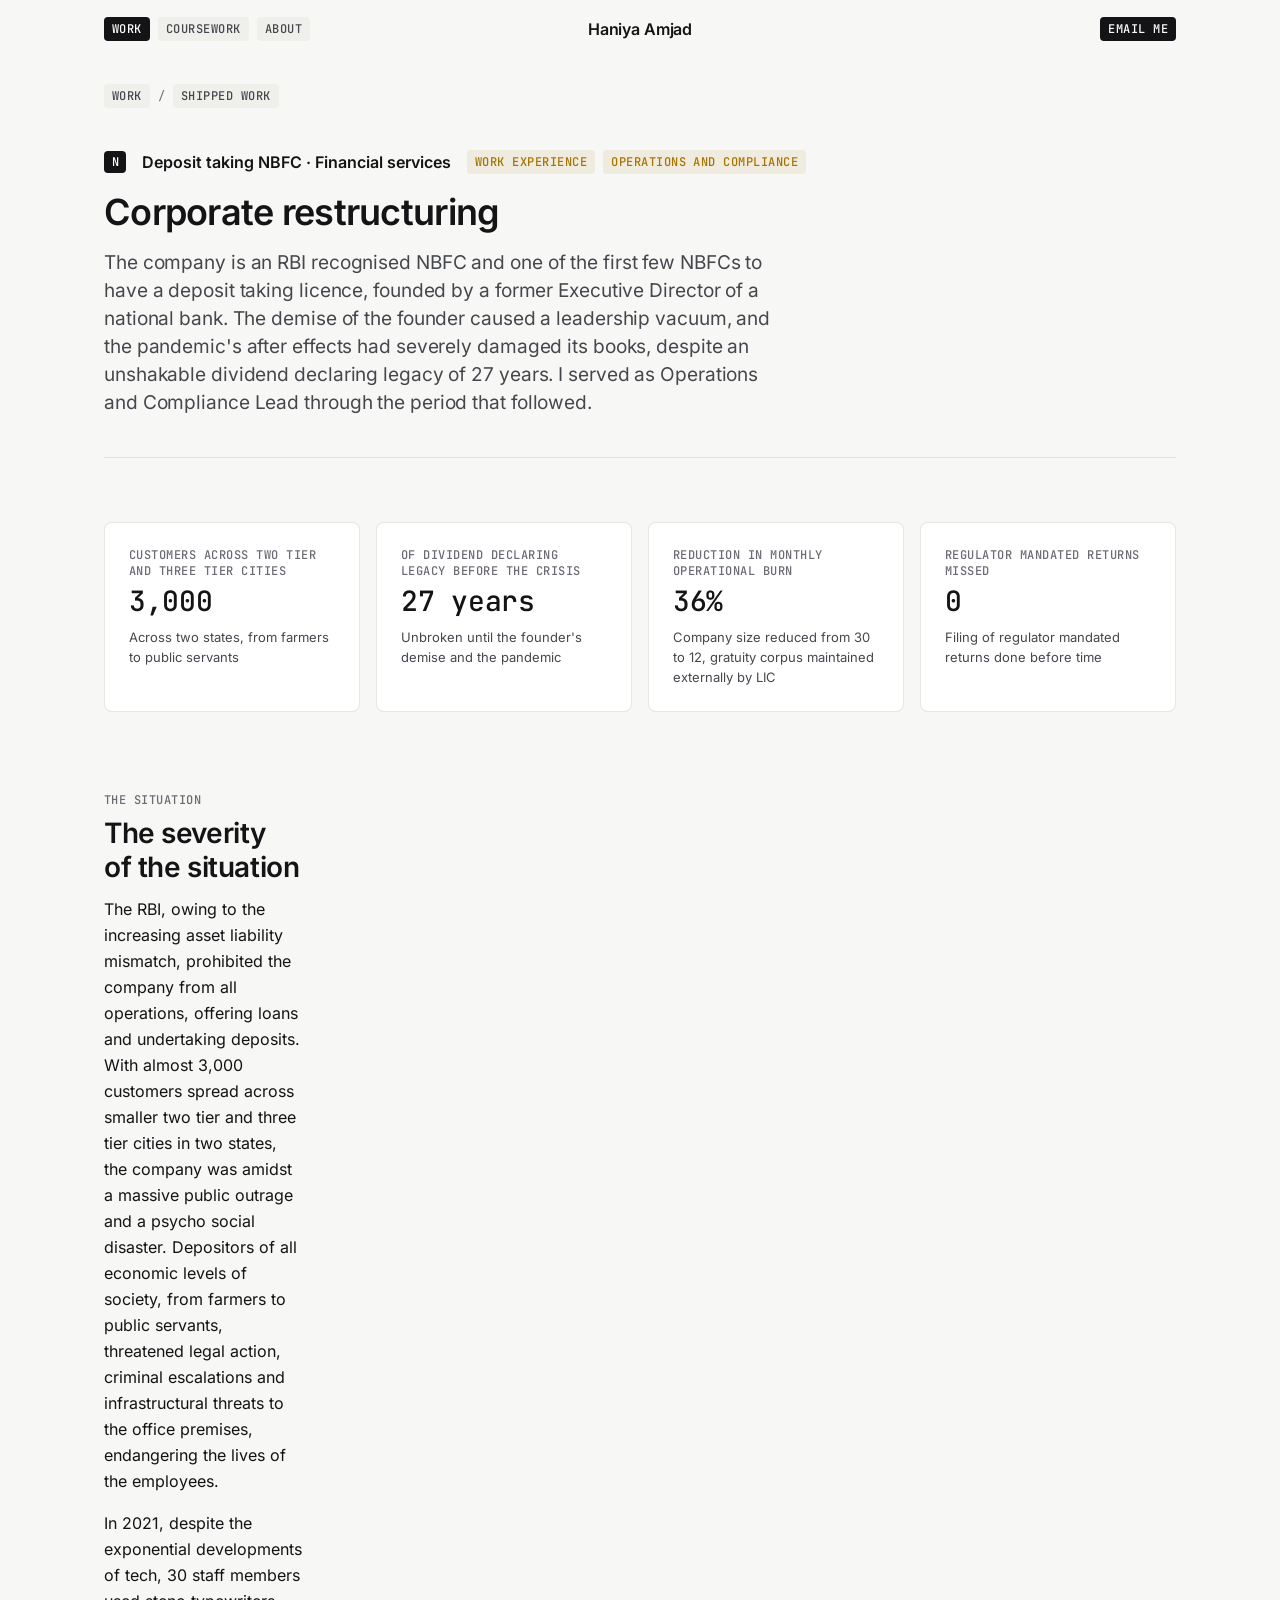
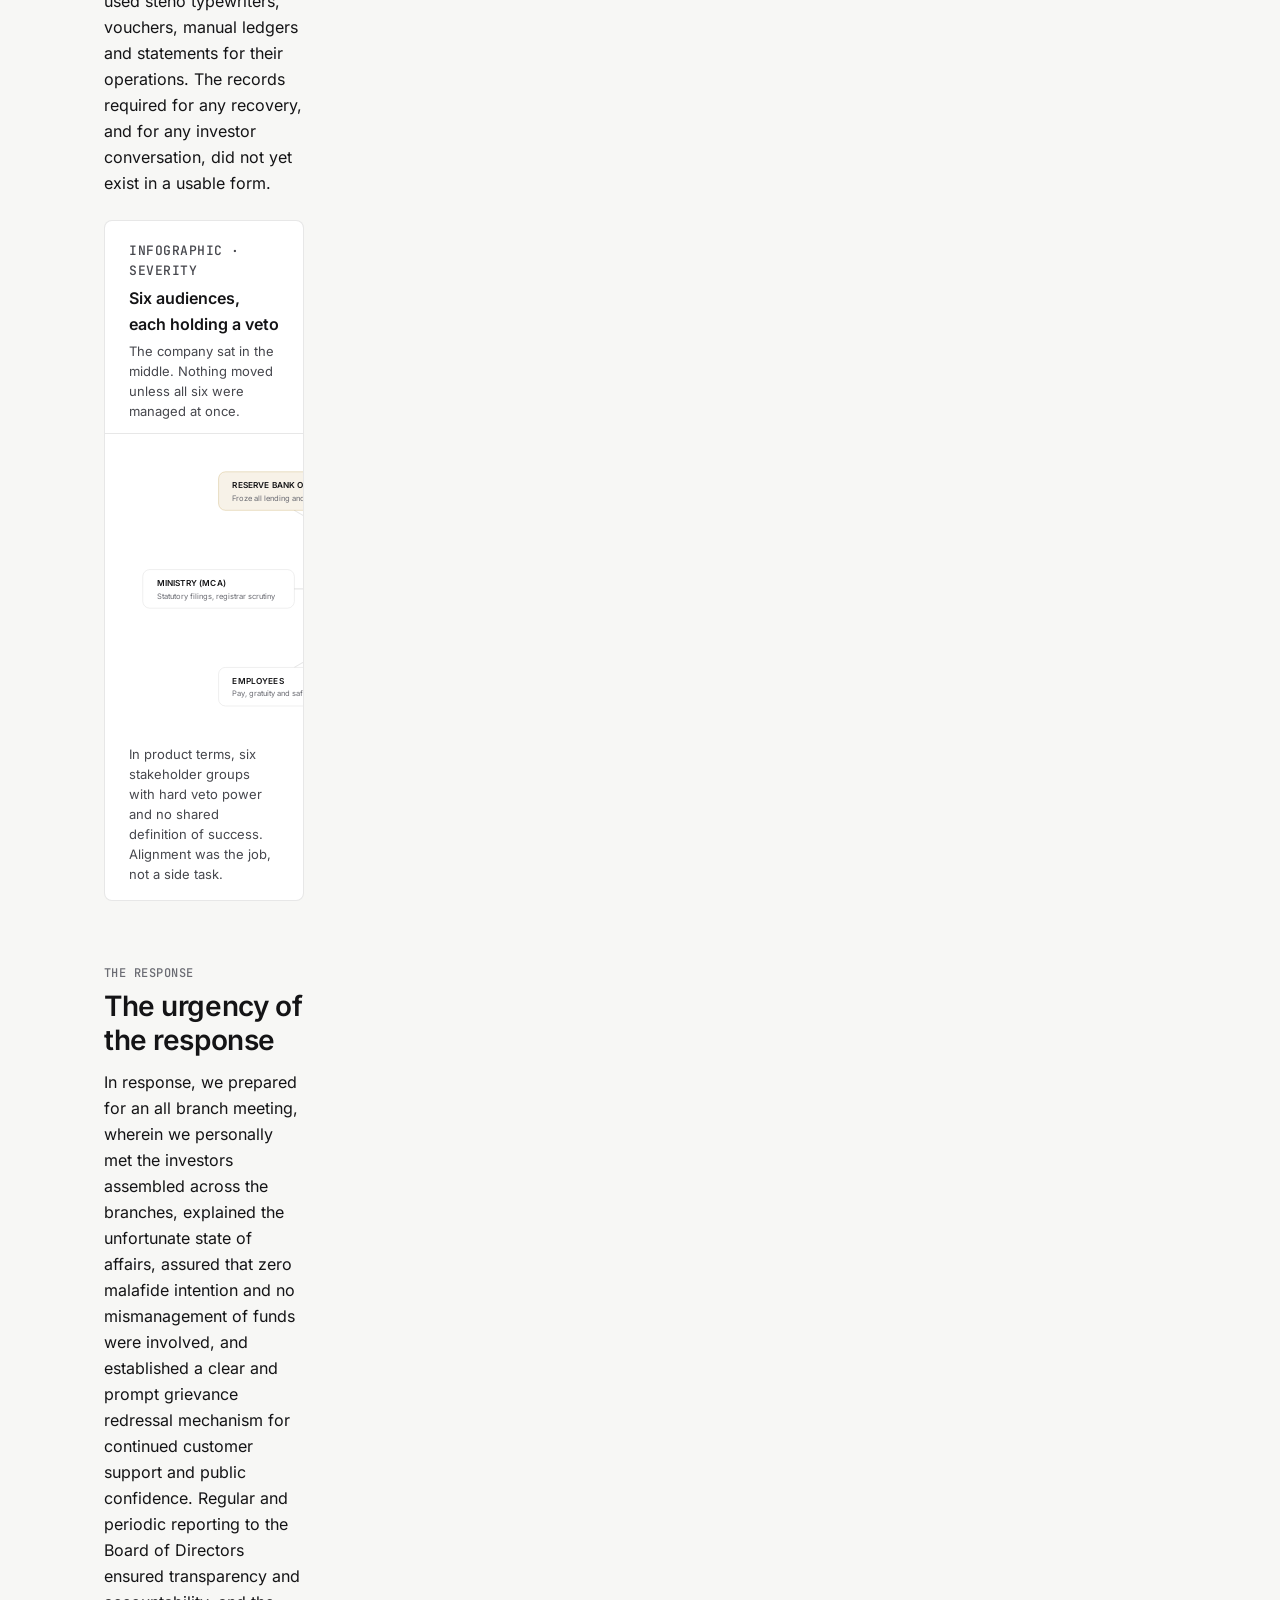
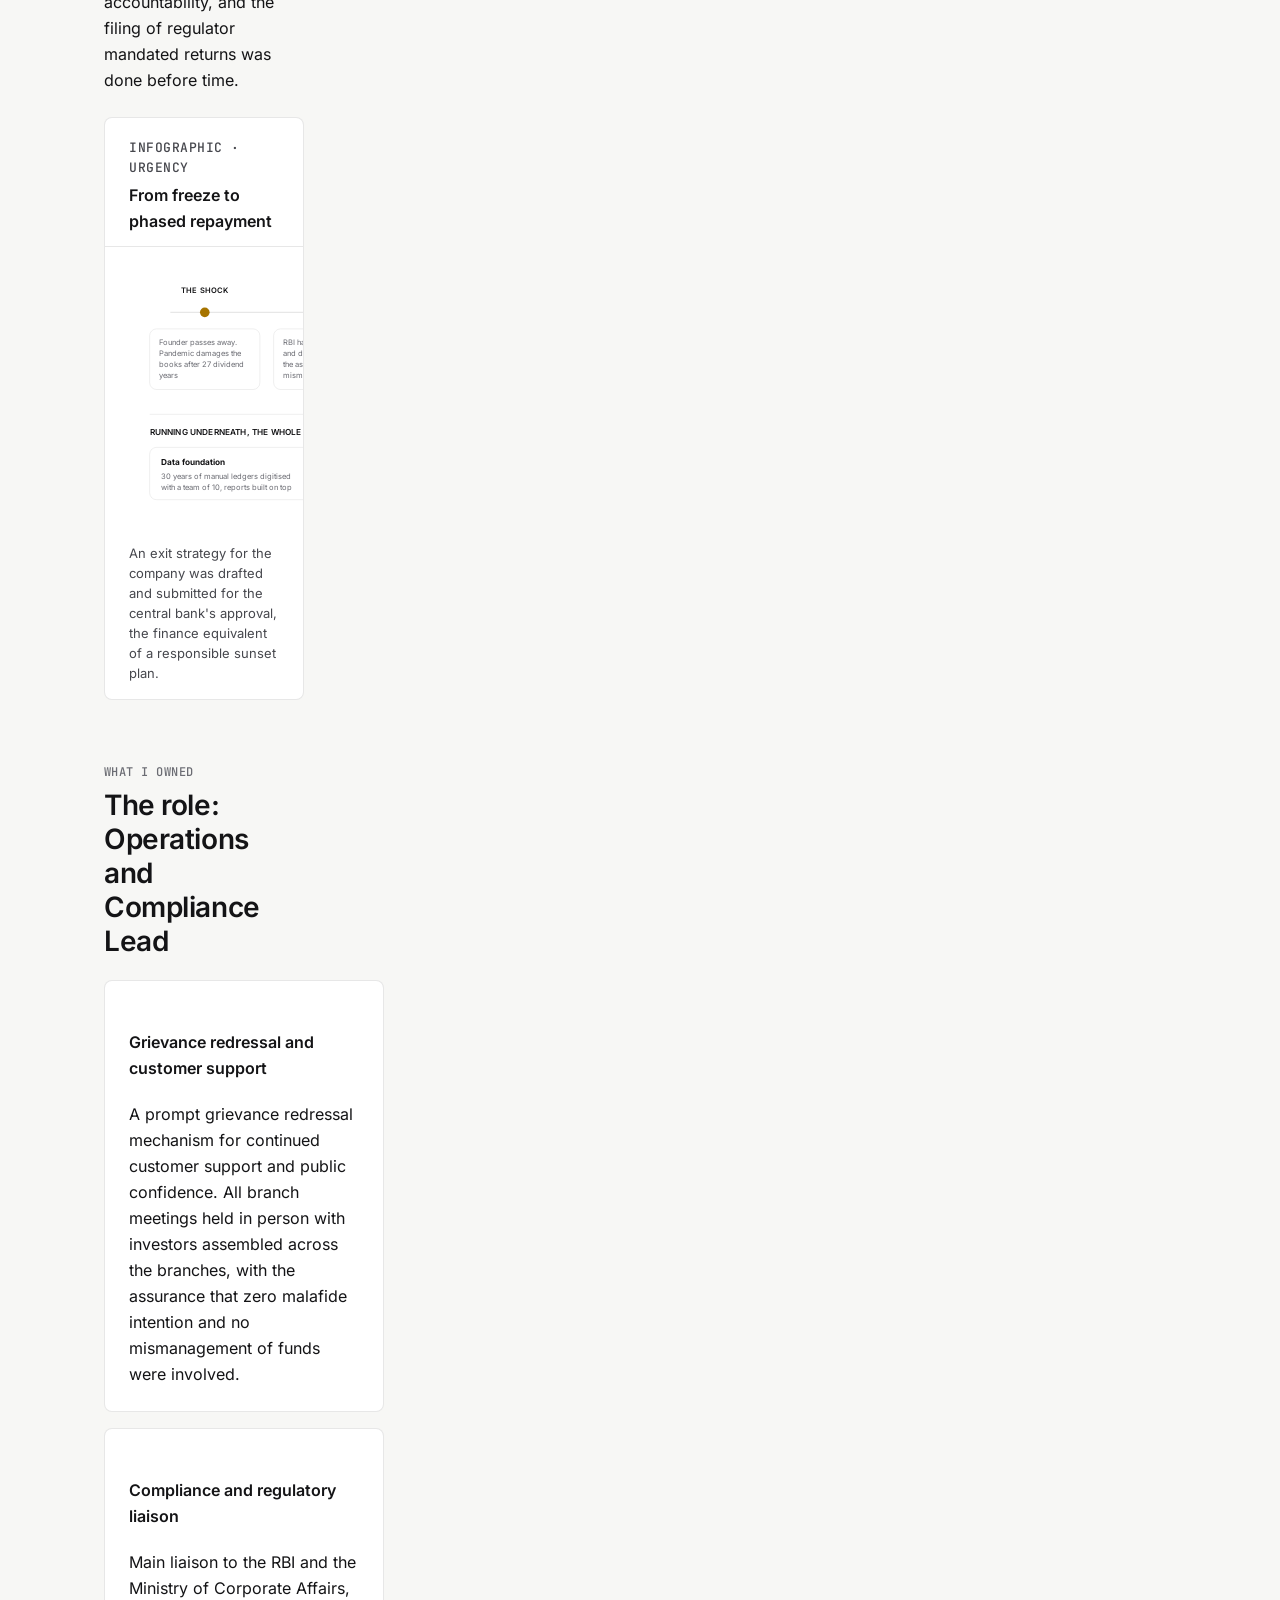
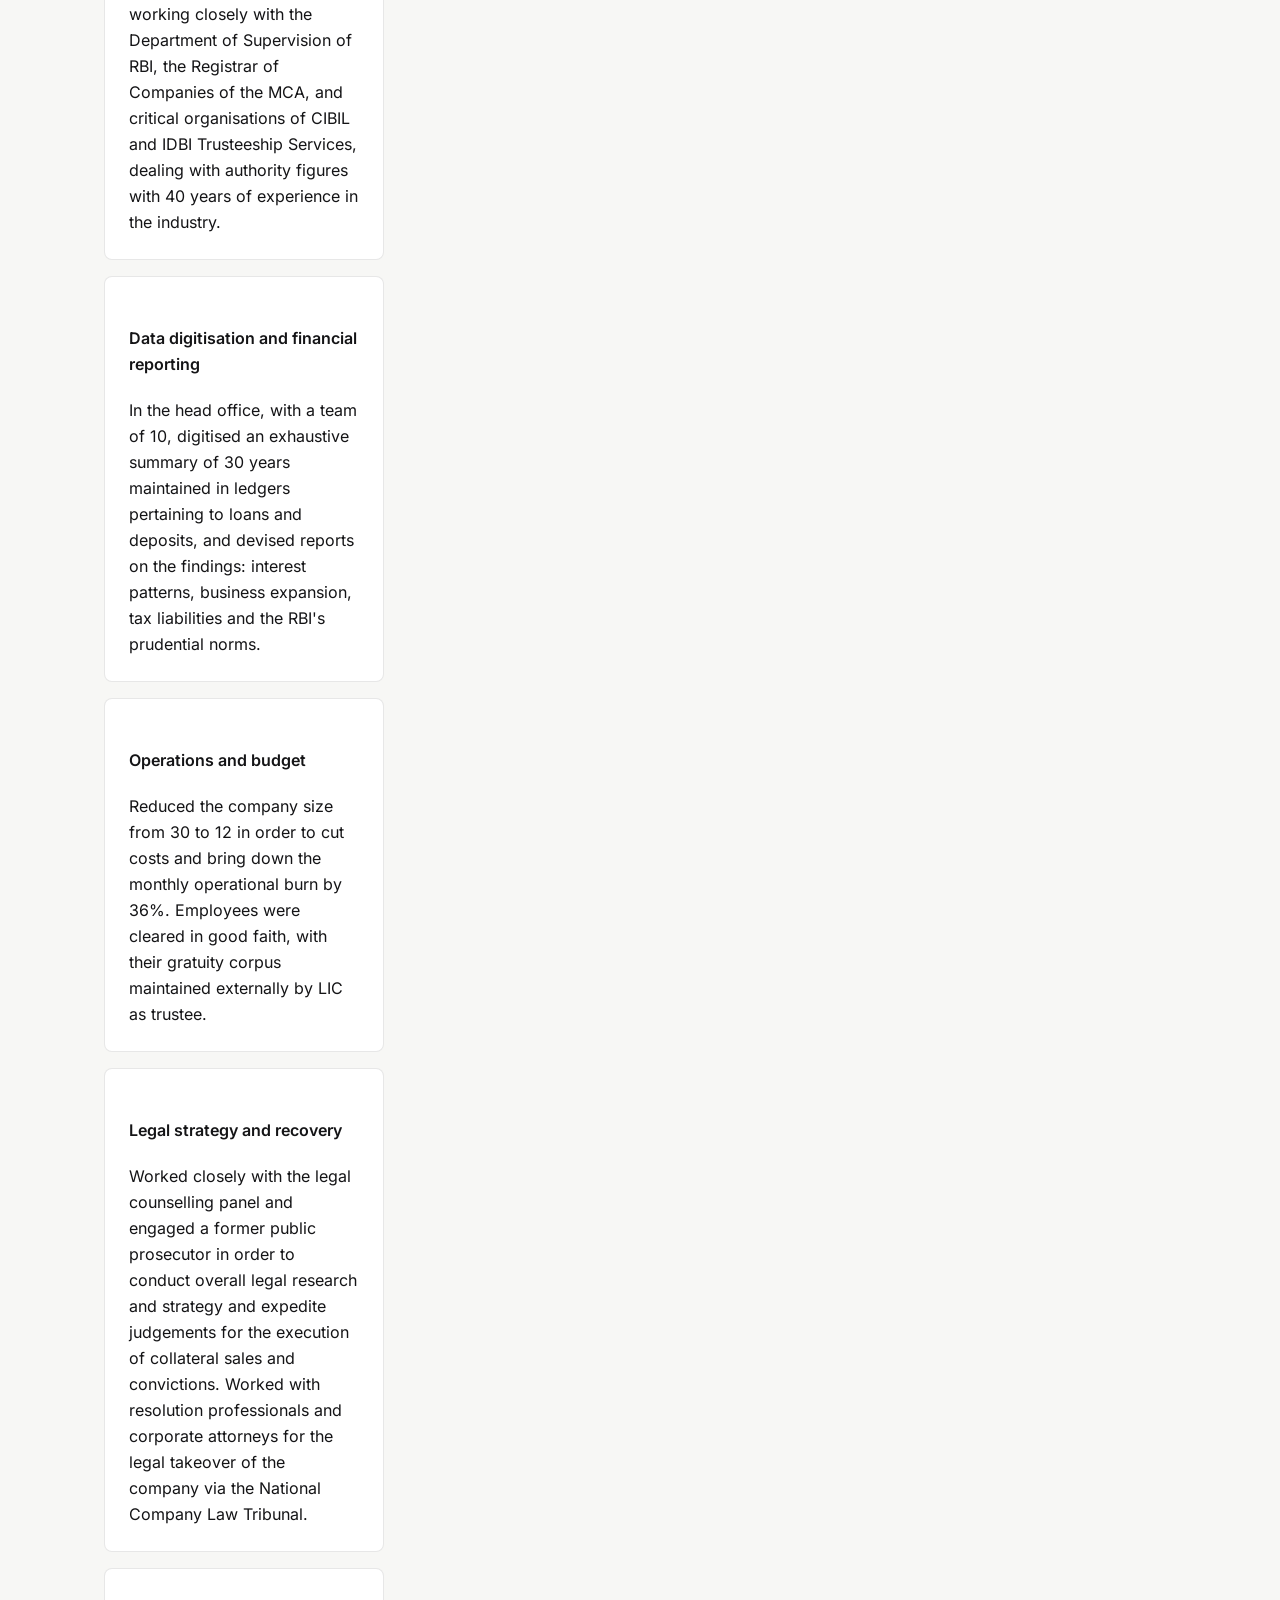
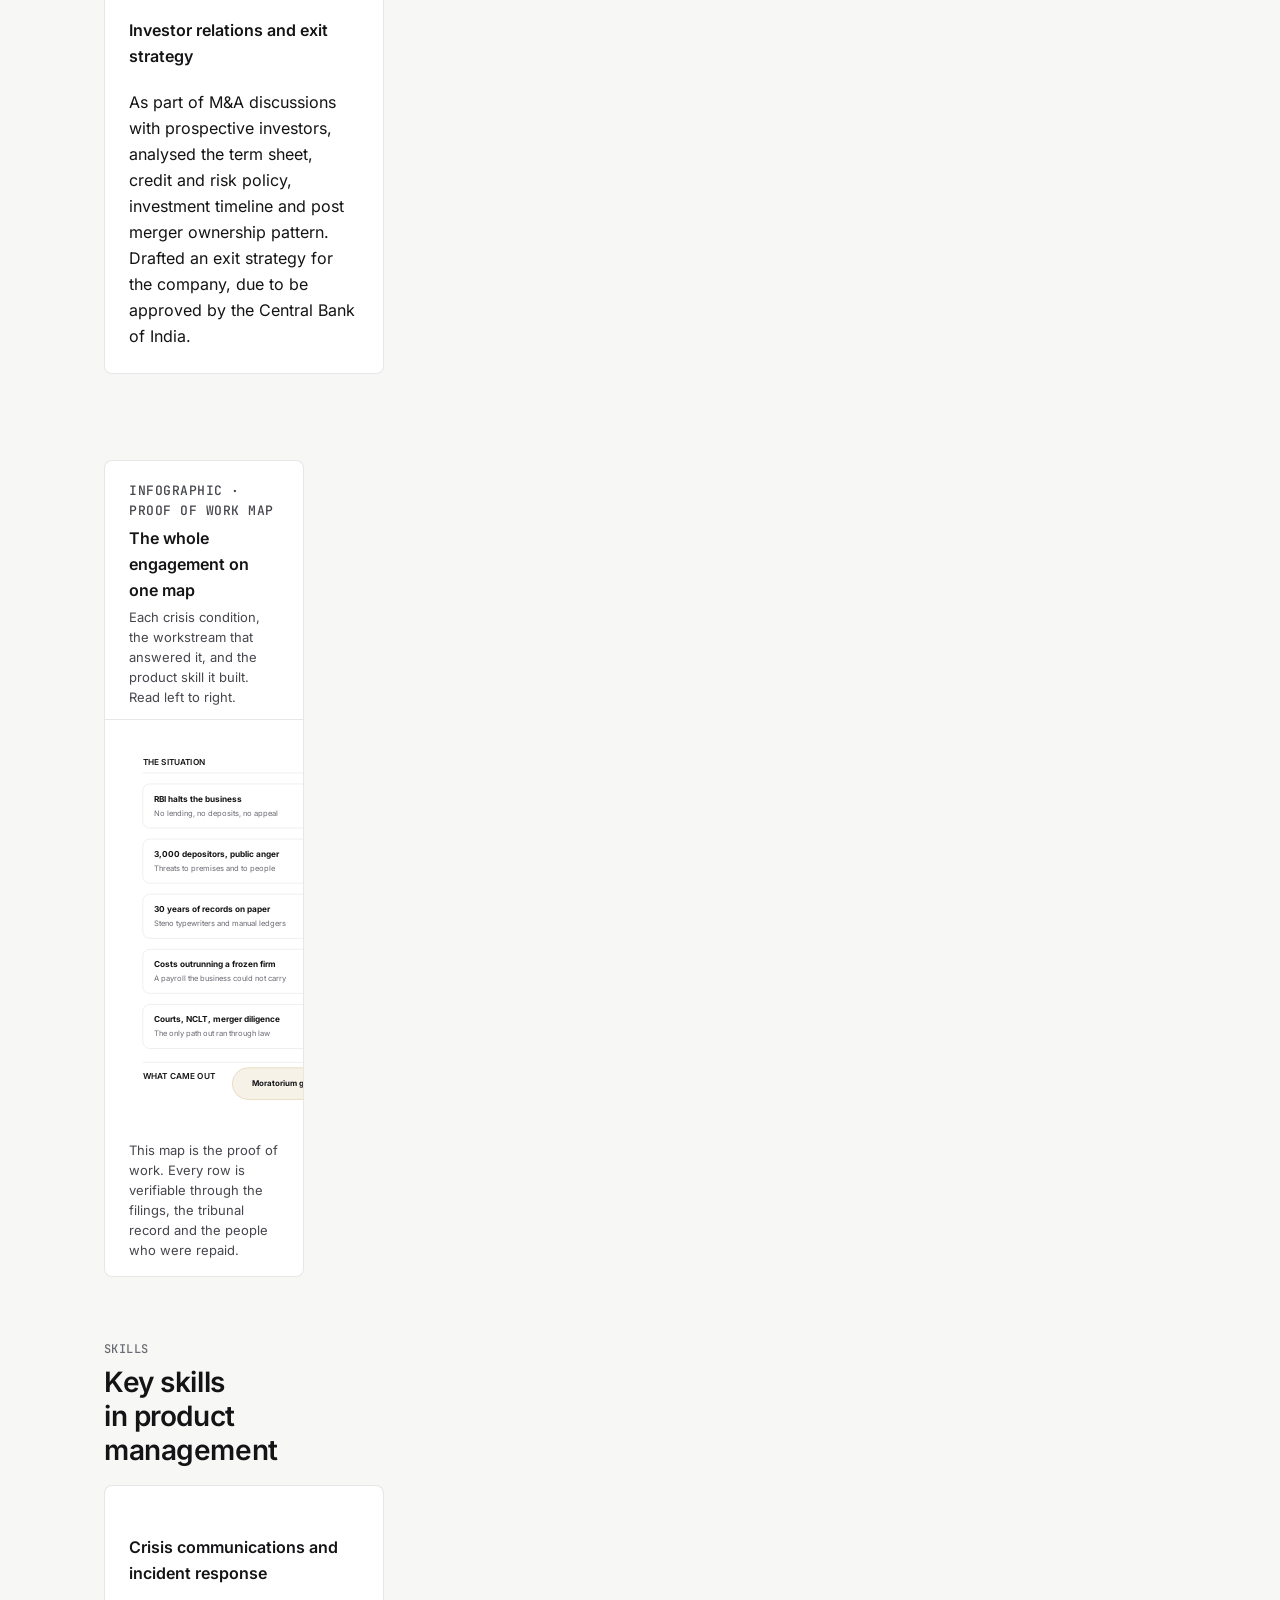
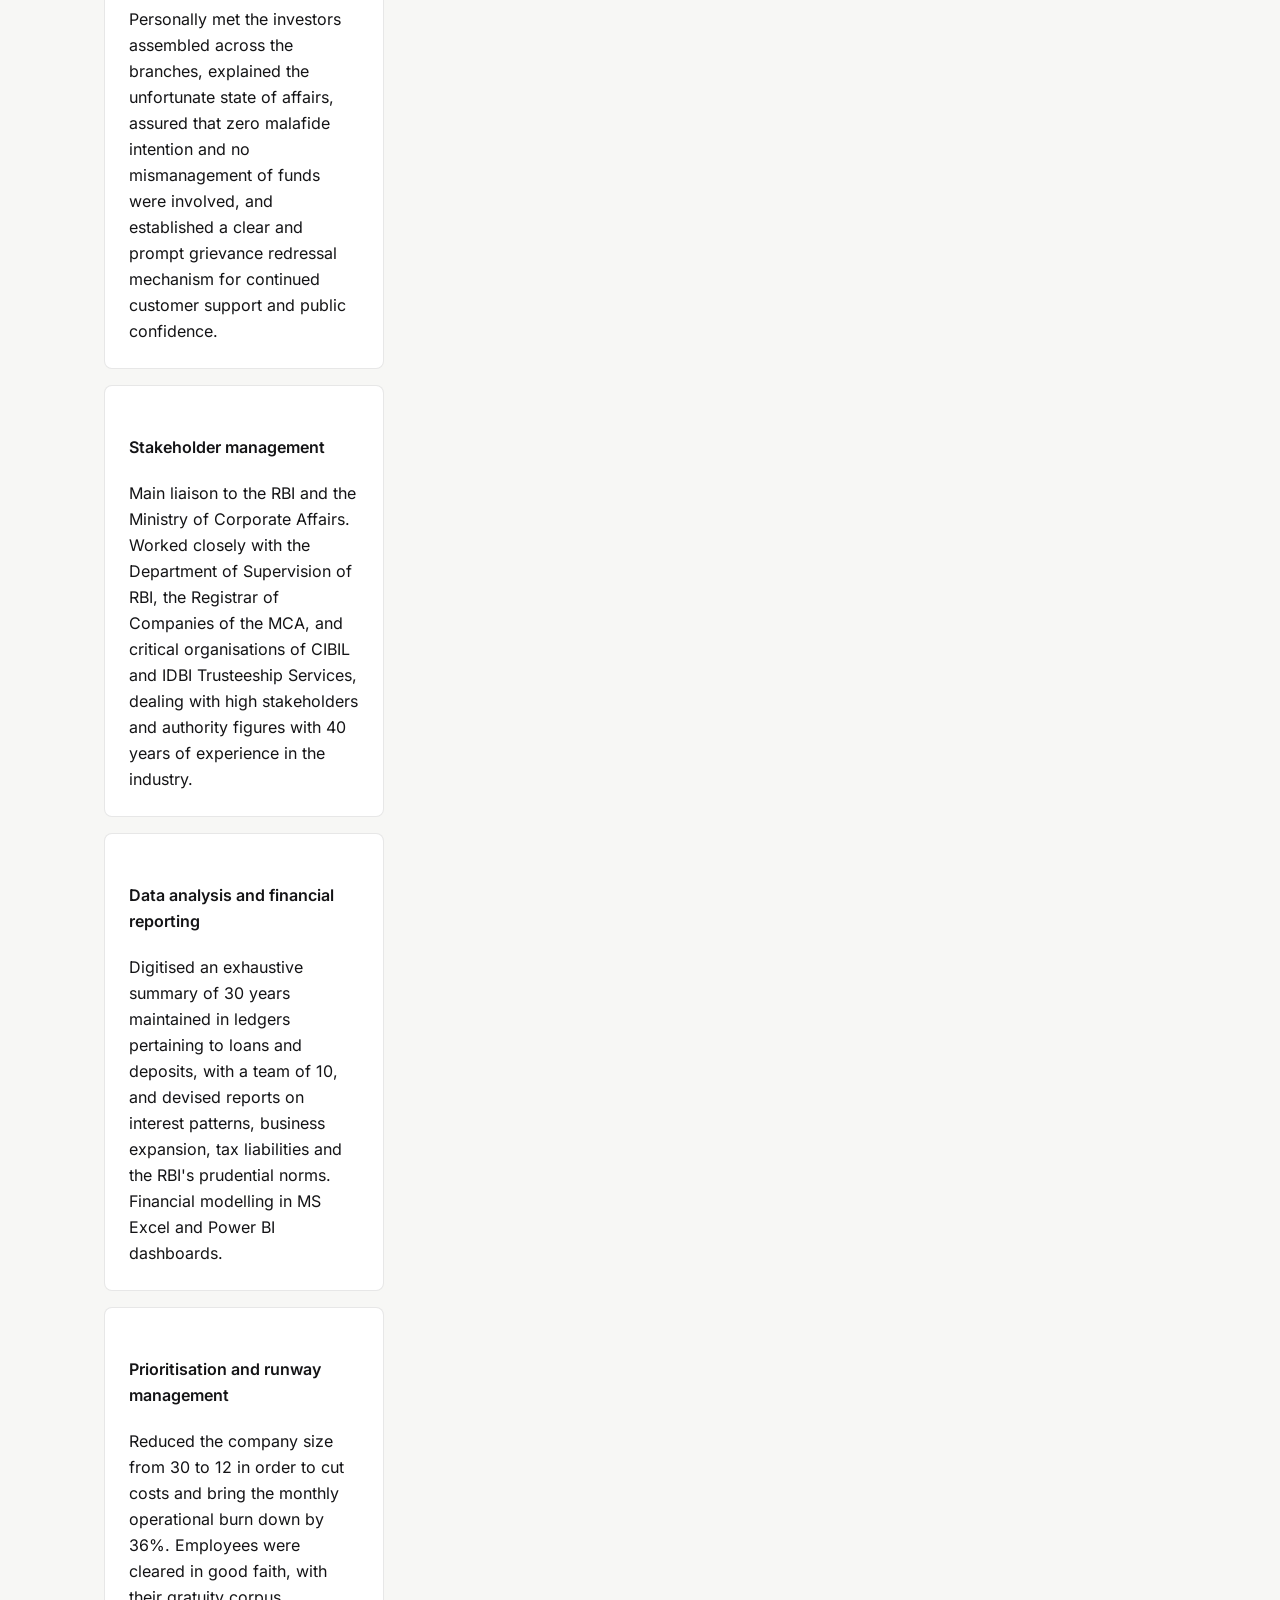
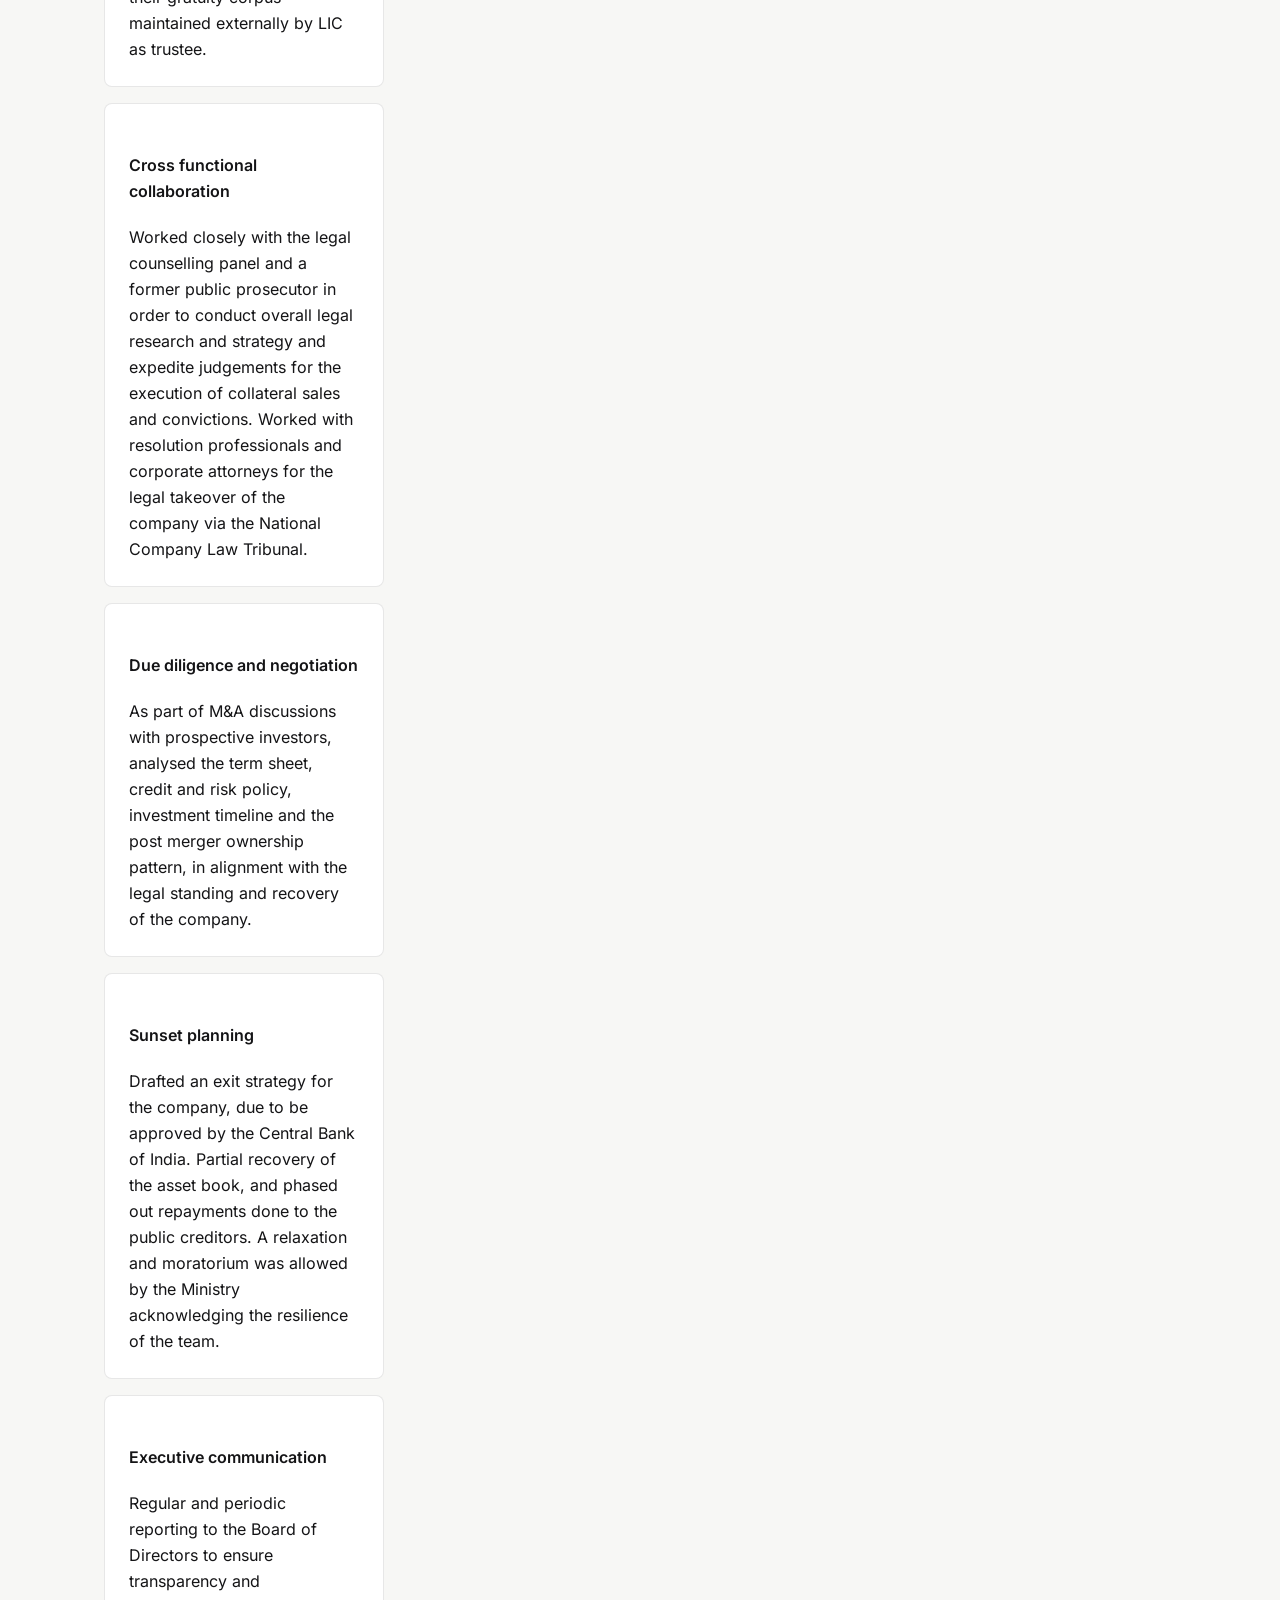
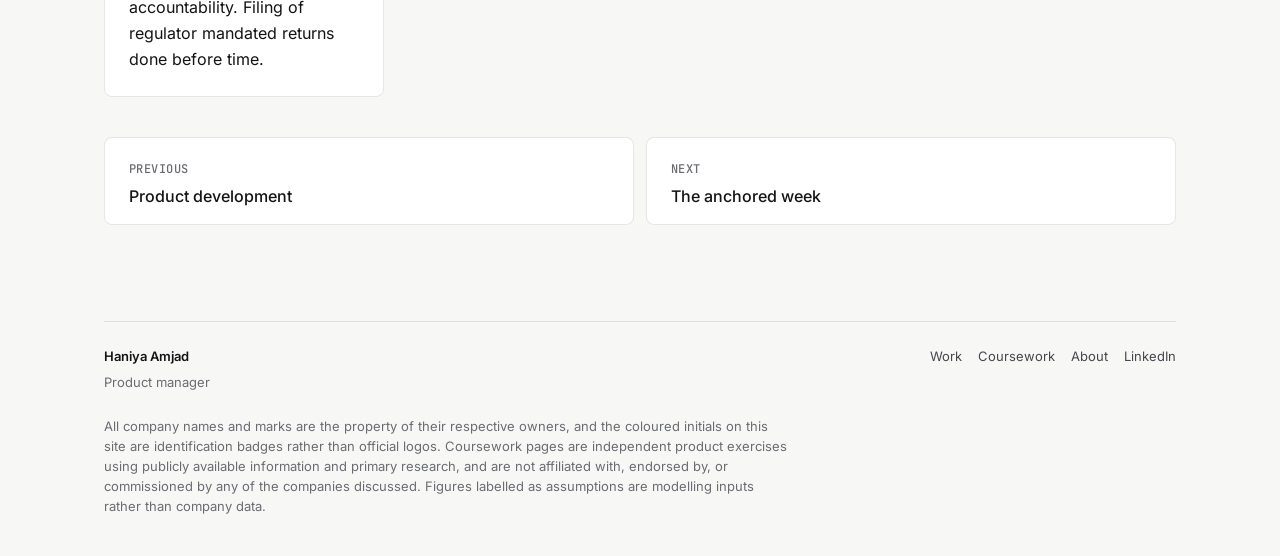
<file: work/nbfc-recovery/index.html>
<!DOCTYPE html>
<html lang="en">
<head>
<meta charset="utf-8">
<meta name="viewport" content="width=device-width, initial-scale=1">
<title>Corporate restructuring | Haniya Amjad</title>
<meta name="description" content="A legacy deposit taking NBFC in a liquidity crisis. Depositor trust, central bank relationships and a legal wind down run at once, and what that work is called on a product team.">
<link rel="canonical" href="https://haniyamjad.com/work/nbfc-recovery/">
<meta property="og:type" content="website">
<meta property="og:site_name" content="Haniya Amjad">
<meta property="og:title" content="Corporate restructuring | Haniya Amjad">
<meta property="og:description" content="A legacy deposit taking NBFC in a liquidity crisis. Depositor trust, central bank relationships and a legal wind down run at once, and what that work is called on a product team.">
<meta property="og:url" content="https://haniyamjad.com/work/nbfc-recovery/">
<meta property="og:image" content="https://haniyamjad.com/assets/og/nbfc-recovery.png">
<meta property="og:image:width" content="1200">
<meta property="og:image:height" content="630">
<meta name="twitter:card" content="summary_large_image">
<meta name="twitter:title" content="Corporate restructuring | Haniya Amjad">
<meta name="twitter:description" content="A legacy deposit taking NBFC in a liquidity crisis. Depositor trust, central bank relationships and a legal wind down run at once, and what that work is called on a product team.">
<meta name="twitter:image" content="https://haniyamjad.com/assets/og/nbfc-recovery.png">
<link rel="stylesheet" href="/assets/style.css?v=44">
<script type="application/ld+json">[{"@context": "https://schema.org", "@type": "CreativeWork", "name": "Corporate restructuring", "description": "A legacy deposit taking NBFC in a liquidity crisis. Depositor trust, central bank relationships and a legal wind down run at once, and what that work is called on a product team.", "url": "https://haniyamjad.com/work/nbfc-recovery/", "author": {"@type": "Person", "name": "Haniya Amjad", "url": "https://haniyamjad.com/"}, "image": "https://haniyamjad.com/assets/og/nbfc-recovery.png"}, {"@context": "https://schema.org", "@type": "BreadcrumbList", "itemListElement": [{"@type": "ListItem", "position": 1, "name": "Work", "item": "https://haniyamjad.com/work/"}, {"@type": "ListItem", "position": 2, "name": "Shipped work", "item": "https://haniyamjad.com/work/#shipped"}, {"@type": "ListItem", "position": 3, "name": "Corporate restructuring", "item": "https://haniyamjad.com/work/nbfc-recovery/"}]}]</script>
</head>
<body class="case-scope" style="--c-l:#A67400; --c-d:#f2b53d;">
<a class="skip" href="#main">Skip to content</a>

<nav class="nav">
  <div class="nav-in">
    <div class="nav-links" id="navlinks">
      <a href="/work/" class="is-active">Work</a>
      <a href="/work/#coursework">Coursework</a>
      <a href="/">About</a>
    </div>
    <a class="nav-logo" href="/">Haniya Amjad</a>
    <a class="nav-cta" href="mailto:haniya.amjad1124@gmail.com">Email me</a>
    <button class="nav-toggle" aria-expanded="false" aria-controls="navlinks">Menu</button>
  </div>
</nav>

<main id="main">
<nav class="wrap back-bar crumbs" aria-label="Breadcrumb"><a class="back-link" href="/work/">Work</a><span class="crumb-sep" aria-hidden="true">/</span><a class="back-link" href="/work/#shipped">Shipped work</a></nav>


<header class="case-hero">
  <div class="wrap">
    <div class="case-brand">
      <span class="co"><span class="logo-mark" aria-hidden="true">N</span>Deposit taking NBFC · Financial services</span>
      <span class="tag">Work experience</span>
      <span class="tag tag-plain">Operations and compliance</span>
    </div>
    <h1 class="h1">Corporate restructuring</h1>
    <p class="lede">
      The company is an RBI recognised NBFC and one of the first few NBFCs to have a deposit
      taking licence, founded by a former Executive Director of a national bank. The demise of
      the founder caused a leadership vacuum, and the pandemic's
      after effects had severely damaged its books, despite an unshakable dividend declaring
      legacy of 27 years. I served as Operations and Compliance Lead through the period that
      followed.
    </p>
  </div>
</header>

<section class="section-sm">
  <div class="wrap">
    <div class="metrics reveal">
      <div class="metric"><span class="num">3,000</span><span class="lbl">Customers across two tier and three tier cities</span><span class="sub">Across two states, from farmers to public servants</span></div>
      <div class="metric"><span class="num">27 years</span><span class="lbl">Of dividend declaring legacy before the crisis</span><span class="sub">Unbroken until the founder's demise and the pandemic</span></div>
      <div class="metric"><span class="num">36%</span><span class="lbl">Reduction in monthly operational burn</span><span class="sub">Company size reduced from 30 to 12, gratuity corpus maintained externally by LIC</span></div>
      <div class="metric"><span class="num">0</span><span class="lbl">Regulator mandated returns missed</span><span class="sub">Filing of regulator mandated returns done before time</span></div>
    </div>
  </div>
</section>

<div class="wrap">
  <div class="case-layout">
  <div class="case-main">

<section class="section-sm" id="severity">
  <div class="prose reveal">
    <p class="eyebrow">The situation</p>
    <h2 class="h2">The severity of the situation</h2>
    <p>
      The RBI, owing to the increasing asset liability mismatch, prohibited the company from all
      operations, offering loans and undertaking deposits. With almost 3,000 customers spread
      across smaller two tier and three tier cities in two states, the company was
      amidst a massive public outrage and a psycho social disaster. Depositors of all economic
      levels of society, from farmers to public servants, threatened legal action, criminal
      escalations and infrastructural threats to the office premises, endangering the lives of
      the employees.
    </p>
    <p>
      In 2021, despite the exponential developments of tech, 30 staff members used
      steno typewriters, vouchers, manual ledgers and statements for their operations. The
      records required for any recovery, and for any investor conversation, did not yet exist in
      a usable form.
    </p>
  </div>

  <figure class="diagram reveal">
    <div class="diagram-head">
      <p class="eyebrow">Infographic · Severity</p>
      <h3>Six audiences, each holding a veto</h3>
      <p>The company sat in the middle. Nothing moved unless all six were managed at once.</p>
    </div>
    <div class="diagram-body">
      <svg viewBox="0 0 900 380" role="img" aria-label="Stakeholder map. The company in the centre, surrounded by six parties each able to stop the recovery. The RBI which froze operations, 3,000 depositors demanding repayment, the Ministry of Corporate Affairs requiring filings, courts and the company law tribunal holding the legal path, employees needing pay and safety, and investors examining a takeover.">
        <rect class="dg-node-solid" x="360" y="152" width="180" height="76" rx="12"/>
        <text class="dg-t-inv" x="450" y="185" text-anchor="middle" style="font-size:14px;font-weight:700">THE COMPANY</text>
        <text class="dg-t-inv" x="450" y="205" text-anchor="middle" style="font-weight:400;font-size:10px">liquidity crisis, operations frozen</text>

        <path class="dg-line" fill="none" stroke-width="1.5" d="M240 76 L372 152 M660 76 L528 152 M120 190 H360 M780 190 H540 M240 304 L372 228 M660 304 L528 228"/>

        <rect class="dg-node-accent" x="130" y="20" width="220" height="56" rx="10"/>
        <text class="dg-t-hd" x="150" y="44" style="font-size:12px">RESERVE BANK OF INDIA</text>
        <text class="dg-t-sm" x="150" y="62">Froze all lending and deposits</text>

        <rect class="dg-node-accent" x="550" y="20" width="220" height="56" rx="10"/>
        <text class="dg-t-hd" x="570" y="44" style="font-size:12px">3,000 DEPOSITORS</text>
        <text class="dg-t-sm" x="570" y="62">Owed money, publicly angry</text>

        <rect class="dg-node" x="20" y="162" width="220" height="56" rx="10"/>
        <text class="dg-t-hd" x="40" y="186" style="font-size:12px">MINISTRY (MCA)</text>
        <text class="dg-t-sm" x="40" y="204">Statutory filings, registrar scrutiny</text>

        <rect class="dg-node" x="660" y="162" width="220" height="56" rx="10"/>
        <text class="dg-t-hd" x="680" y="186" style="font-size:12px">COURTS AND NCLT</text>
        <text class="dg-t-sm" x="680" y="204">Held the legal recovery path</text>

        <rect class="dg-node" x="130" y="304" width="220" height="56" rx="10"/>
        <text class="dg-t-hd" x="150" y="328" style="font-size:12px">EMPLOYEES</text>
        <text class="dg-t-sm" x="150" y="346">Pay, gratuity and safety for 12 staff</text>

        <rect class="dg-node" x="550" y="304" width="220" height="56" rx="10"/>
        <text class="dg-t-hd" x="570" y="328" style="font-size:12px">PROSPECTIVE INVESTORS</text>
        <text class="dg-t-sm" x="570" y="346">Takeover diligence, wanted clean data</text>
      </svg>
    </div>
    <figcaption class="diagram-note">
      In product terms, six stakeholder groups with hard veto power and no shared definition of
      success. Alignment was the job, not a side task.
    </figcaption>
  </figure>
</section>

<section class="section-sm" id="urgency">
  <div class="prose reveal">
    <p class="eyebrow">The response</p>
    <h2 class="h2">The urgency of the response</h2>
    <p>
      In response, we prepared for an all branch meeting, wherein we personally met the
      investors assembled across the branches, explained the unfortunate state of affairs, assured
      that zero malafide intention and no mismanagement of funds were involved, and established
      a clear and prompt grievance redressal mechanism for continued customer support and public
      confidence. Regular and periodic reporting to the Board of Directors ensured transparency
      and accountability, and the filing of regulator mandated returns was done before time.
    </p>
  </div>

  <figure class="diagram reveal">
    <div class="diagram-head">
      <p class="eyebrow">Infographic · Urgency</p>
      <h3>From freeze to phased repayment</h3>
    </div>
    <div class="diagram-body">
      <svg viewBox="0 0 900 360" role="img" aria-label="Timeline. The founder's demise and the pandemic damage the books. The RBI freezes operations. Depositor outrage escalates to threats. The response: all branch meetings held in person, a grievance redressal mechanism, thirty years of ledgers digitised, every filing before deadline. The outcome: a ministry moratorium acknowledging the team, partial recovery of the asset book, and phased repayments to public creditors.">
        <path class="dg-line" fill="none" stroke-width="2" d="M60 60 H840"/>
        <circle cx="110" cy="60" r="7" fill="var(--case)"/>
        <circle cx="290" cy="60" r="7" fill="var(--case)"/>
        <circle cx="470" cy="60" r="7" fill="var(--case)"/>
        <circle cx="650" cy="60" r="7" fill="var(--case)"/>
        <circle cx="810" cy="60" r="7" fill="var(--case)"/>

        <text class="dg-t-hd" x="110" y="32" text-anchor="middle" style="font-size:11px">THE SHOCK</text>
        <rect class="dg-node" x="30" y="84" width="160" height="88" rx="10"/>
        <text class="dg-t-sm" x="44" y="108">Founder passes away.</text>
        <text class="dg-t-sm" x="44" y="124">Pandemic damages the</text>
        <text class="dg-t-sm" x="44" y="140">books after 27 dividend</text>
        <text class="dg-t-sm" x="44" y="156">years</text>

        <text class="dg-t-hd" x="290" y="32" text-anchor="middle" style="font-size:11px">THE FREEZE</text>
        <rect class="dg-node" x="210" y="84" width="160" height="88" rx="10"/>
        <text class="dg-t-sm" x="224" y="108">RBI halts all lending</text>
        <text class="dg-t-sm" x="224" y="124">and deposit taking on</text>
        <text class="dg-t-sm" x="224" y="140">the asset liability</text>
        <text class="dg-t-sm" x="224" y="156">mismatch</text>

        <text class="dg-t-hd" x="470" y="32" text-anchor="middle" style="font-size:11px">THE OUTRAGE</text>
        <rect class="dg-node" x="390" y="84" width="160" height="88" rx="10"/>
        <text class="dg-t-sm" x="404" y="108">3,000 depositors.</text>
        <text class="dg-t-sm" x="404" y="124">Legal threats, criminal</text>
        <text class="dg-t-sm" x="404" y="140">escalations, threats to</text>
        <text class="dg-t-sm" x="404" y="156">premises and staff</text>

        <text class="dg-t-hd" x="650" y="32" text-anchor="middle" style="font-size:11px">THE RESPONSE</text>
        <rect class="dg-node-accent" x="570" y="84" width="160" height="88" rx="10"/>
        <text class="dg-t-sm" x="584" y="108">In person meetings at</text>
        <text class="dg-t-sm" x="584" y="124">every branch, grievance</text>
        <text class="dg-t-sm" x="584" y="140">mechanism, filings all</text>
        <text class="dg-t-sm" x="584" y="156">before deadline</text>

        <text class="dg-t-hd" x="810" y="32" text-anchor="middle" style="font-size:11px">THE TURN</text>
        <rect class="dg-node-solid" x="740" y="84" width="150" height="88" rx="10"/>
        <text class="dg-t-inv" x="754" y="108" style="font-weight:400;font-size:10px">Ministry moratorium</text>
        <text class="dg-t-inv" x="754" y="124" style="font-weight:400;font-size:10px">granted. Partial asset</text>
        <text class="dg-t-inv" x="754" y="140" style="font-weight:400;font-size:10px">recovery. Phased</text>
        <text class="dg-t-inv" x="754" y="156" style="font-weight:400;font-size:10px">repayments begin</text>

        <path class="dg-line" fill="none" stroke-width="1" d="M30 208 H870"/>
        <text class="dg-t-hd" x="30" y="238" style="font-size:12px">RUNNING UNDERNEATH, THE WHOLE TIME</text>
        <rect class="dg-node" x="30" y="256" width="264" height="76" rx="10"/>
        <text class="dg-t" x="46" y="282" style="font-size:12px;font-weight:700">Data foundation</text>
        <text class="dg-t-sm" x="46" y="302">30 years of manual ledgers digitised</text>
        <text class="dg-t-sm" x="46" y="318">with a team of 10, reports built on top</text>
        <rect class="dg-node" x="318" y="256" width="264" height="76" rx="10"/>
        <text class="dg-t" x="334" y="282" style="font-size:12px;font-weight:700">Legal track</text>
        <text class="dg-t-sm" x="334" y="302">Recovery strategy with the ex Public</text>
        <text class="dg-t-sm" x="334" y="318">Prosecutor of TN, and NCLT resolution</text>
        <rect class="dg-node" x="606" y="256" width="264" height="76" rx="10"/>
        <text class="dg-t" x="622" y="282" style="font-size:12px;font-weight:700">Investor track</text>
        <text class="dg-t-sm" x="622" y="302">Term sheets, credit and risk policy and</text>
        <text class="dg-t-sm" x="622" y="318">ownership analysis for the takeover</text>
      </svg>
    </div>
    <figcaption class="diagram-note">
      An exit strategy for the company was drafted and submitted for the central bank's approval,
      the finance equivalent of a responsible sunset plan.
    </figcaption>
  </figure>
</section>

<section class="section-sm" id="work">
  <div class="prose reveal">
    <p class="eyebrow">What I owned</p>
    <h2 class="h2">The role: Operations and Compliance Lead</h2>
    <div class="grid grid-2" style="margin:22px 0">
      <div class="card">
        <h4>Grievance redressal and customer support</h4>
        <p>A prompt grievance redressal mechanism for continued customer support and public confidence. All branch meetings held in person with investors assembled across the branches, with the assurance that zero malafide intention and no mismanagement of funds were involved.</p>
      </div>
      <div class="card">
        <h4>Compliance and regulatory liaison</h4>
        <p>Main liaison to the RBI and the Ministry of Corporate Affairs, working closely with the Department of Supervision of RBI, the Registrar of Companies of the MCA, and critical organisations of CIBIL and IDBI Trusteeship Services, dealing with authority figures with 40 years of experience in the industry.</p>
      </div>
      <div class="card">
        <h4>Data digitisation and financial reporting</h4>
        <p>In the head office, with a team of 10, digitised an exhaustive summary of 30 years maintained in ledgers pertaining to loans and deposits, and devised reports on the findings: interest patterns, business expansion, tax liabilities and the RBI's prudential norms.</p>
      </div>
      <div class="card">
        <h4>Operations and budget</h4>
        <p>Reduced the company size from 30 to 12 in order to cut costs and bring down the monthly operational burn by 36%. Employees were cleared in good faith, with their gratuity corpus maintained externally by LIC as trustee.</p>
      </div>
      <div class="card">
        <h4>Legal strategy and recovery</h4>
        <p>Worked closely with the legal counselling panel and engaged a former public prosecutor in order to conduct overall legal research and strategy and expedite judgements for the execution of collateral sales and convictions. Worked with resolution professionals and corporate attorneys for the legal takeover of the company via the National Company Law Tribunal.</p>
      </div>
      <div class="card">
        <h4>Investor relations and exit strategy</h4>
        <p>As part of M&amp;A discussions with prospective investors, analysed the term sheet, credit and risk policy, investment timeline and post merger ownership pattern. Drafted an exit strategy for the company, due to be approved by the Central Bank of India.</p>
      </div>
    </div>
  </div>
</section>

<section class="section-sm" id="map">
  <figure class="diagram reveal">
    <div class="diagram-head">
      <p class="eyebrow">Infographic · Proof of work map</p>
      <h3>The whole engagement on one map</h3>
      <p>Each crisis condition, the workstream that answered it, and the product skill it built. Read left to right.</p>
    </div>
    <div class="diagram-body">
      <svg viewBox="0 0 900 540" role="img" aria-label="Proof of work map in three columns. The situation, what I ran, and the product skill it built. Row one: the RBI halts the business, answered by regulator liaison and filings, building stakeholder management under hard constraints. Row two: 3,000 depositors publicly angry, answered by branch meetings and grievance redressal, building crisis communications. Row three: 30 years of records on paper, answered by digitisation with a team of 10, building the data foundation discipline. Row four: costs outrunning a frozen business, answered by resizing the team 30 to 12, building prioritisation and runway management. Row five: courts, tribunal and merger diligence, answered by legal strategy and term sheet analysis, building due diligence and sunset planning. Outcomes across the bottom: moratorium granted, zero missed filings, phased repayments, burn down 36 percent.">
        <text class="dg-t-hd" x="20" y="30" style="font-size:12px">THE SITUATION</text>
        <text class="dg-t-hd" x="320" y="30" style="font-size:12px">WHAT I RAN</text>
        <text class="dg-t-hd" x="620" y="30" style="font-size:12px">THE PM SKILL IT BUILT</text>
        <path class="dg-line" fill="none" stroke-width="1" d="M20 42 H880"/>

        <rect class="dg-node" x="20" y="58" width="260" height="64" rx="10"/>
        <text class="dg-t" x="36" y="84" style="font-size:12px;font-weight:700">RBI halts the business</text>
        <text class="dg-t-sm" x="36" y="104">No lending, no deposits, no appeal</text>
        <path class="dg-line" fill="none" stroke-width="1.5" d="M280 90 H320"/>
        <rect class="dg-node-accent" x="320" y="58" width="260" height="64" rx="10"/>
        <text class="dg-t" x="336" y="84" style="font-size:12px;font-weight:700">Regulator liaison</text>
        <text class="dg-t-sm" x="336" y="104">RBI supervision, MCA, zero missed filings</text>
        <path class="dg-line" fill="none" stroke-width="1.5" d="M580 90 H620"/>
        <rect class="dg-node-solid" x="620" y="58" width="260" height="64" rx="10"/>
        <text class="dg-t-inv" x="636" y="84" style="font-size:12px;font-weight:700">Stakeholder management</text>
        <text class="dg-t-inv" x="636" y="104" style="font-weight:400;font-size:10px">where the stakeholder holds a veto</text>

        <rect class="dg-node" x="20" y="138" width="260" height="64" rx="10"/>
        <text class="dg-t" x="36" y="164" style="font-size:12px;font-weight:700">3,000 depositors, public anger</text>
        <text class="dg-t-sm" x="36" y="184">Threats to premises and to people</text>
        <path class="dg-line" fill="none" stroke-width="1.5" d="M280 170 H320"/>
        <rect class="dg-node-accent" x="320" y="138" width="260" height="64" rx="10"/>
        <text class="dg-t" x="336" y="164" style="font-size:12px;font-weight:700">Trust repair, in person</text>
        <text class="dg-t-sm" x="336" y="184">Branch meetings, grievance redressal</text>
        <path class="dg-line" fill="none" stroke-width="1.5" d="M580 170 H620"/>
        <rect class="dg-node-solid" x="620" y="138" width="260" height="64" rx="10"/>
        <text class="dg-t-inv" x="636" y="164" style="font-size:12px;font-weight:700">Crisis communications</text>
        <text class="dg-t-inv" x="636" y="184" style="font-weight:400;font-size:10px">incident response with users present</text>

        <rect class="dg-node" x="20" y="218" width="260" height="64" rx="10"/>
        <text class="dg-t" x="36" y="244" style="font-size:12px;font-weight:700">30 years of records on paper</text>
        <text class="dg-t-sm" x="36" y="264">Steno typewriters and manual ledgers</text>
        <path class="dg-line" fill="none" stroke-width="1.5" d="M280 250 H320"/>
        <rect class="dg-node-accent" x="320" y="218" width="260" height="64" rx="10"/>
        <text class="dg-t" x="336" y="244" style="font-size:12px;font-weight:700">Digitisation, then reporting</text>
        <text class="dg-t-sm" x="336" y="264">Team of 10, prudential norms on top</text>
        <path class="dg-line" fill="none" stroke-width="1.5" d="M580 250 H620"/>
        <rect class="dg-node-solid" x="620" y="218" width="260" height="64" rx="10"/>
        <text class="dg-t-inv" x="636" y="244" style="font-size:12px;font-weight:700">Data foundation first</text>
        <text class="dg-t-inv" x="636" y="264" style="font-weight:400;font-size:10px">instrument before you measure</text>

        <rect class="dg-node" x="20" y="298" width="260" height="64" rx="10"/>
        <text class="dg-t" x="36" y="324" style="font-size:12px;font-weight:700">Costs outrunning a frozen firm</text>
        <text class="dg-t-sm" x="36" y="344">A payroll the business could not carry</text>
        <path class="dg-line" fill="none" stroke-width="1.5" d="M280 330 H320"/>
        <rect class="dg-node-accent" x="320" y="298" width="260" height="64" rx="10"/>
        <text class="dg-t" x="336" y="324" style="font-size:12px;font-weight:700">Runway management</text>
        <text class="dg-t-sm" x="336" y="344">Team 30 to 12, gratuity protected</text>
        <path class="dg-line" fill="none" stroke-width="1.5" d="M580 330 H620"/>
        <rect class="dg-node-solid" x="620" y="298" width="260" height="64" rx="10"/>
        <text class="dg-t-inv" x="636" y="324" style="font-size:12px;font-weight:700">Ruthless prioritisation</text>
        <text class="dg-t-inv" x="636" y="344" style="font-weight:400;font-size:10px">scope and resource calls, done humanely</text>

        <rect class="dg-node" x="20" y="378" width="260" height="64" rx="10"/>
        <text class="dg-t" x="36" y="404" style="font-size:12px;font-weight:700">Courts, NCLT, merger diligence</text>
        <text class="dg-t-sm" x="36" y="424">The only path out ran through law</text>
        <path class="dg-line" fill="none" stroke-width="1.5" d="M280 410 H320"/>
        <rect class="dg-node-accent" x="320" y="378" width="260" height="64" rx="10"/>
        <text class="dg-t" x="336" y="404" style="font-size:12px;font-weight:700">Legal and investor tracks</text>
        <text class="dg-t-sm" x="336" y="424">Recovery strategy, term sheet analysis</text>
        <path class="dg-line" fill="none" stroke-width="1.5" d="M580 410 H620"/>
        <rect class="dg-node-solid" x="620" y="378" width="260" height="64" rx="10"/>
        <text class="dg-t-inv" x="636" y="404" style="font-size:12px;font-weight:700">Due diligence and sunsets</text>
        <text class="dg-t-inv" x="636" y="424" style="font-weight:400;font-size:10px">wind down planned, users made whole</text>

        <path class="dg-line" fill="none" stroke-width="1" d="M20 462 H880"/>
        <text class="dg-t-hd" x="20" y="486" style="font-size:12px">WHAT CAME OUT</text>
        <rect class="dg-node-accent" x="150" y="470" width="170" height="46" rx="23"/>
        <text class="dg-t" x="235" y="497" text-anchor="middle" style="font-size:11.5px;font-weight:700">Moratorium granted</text>
        <rect class="dg-node-accent" x="336" y="470" width="160" height="46" rx="23"/>
        <text class="dg-t" x="416" y="497" text-anchor="middle" style="font-size:11.5px;font-weight:700">0 missed filings</text>
        <rect class="dg-node-accent" x="512" y="470" width="180" height="46" rx="23"/>
        <text class="dg-t" x="602" y="497" text-anchor="middle" style="font-size:11.5px;font-weight:700">Phased repayments</text>
        <rect class="dg-node-accent" x="708" y="470" width="160" height="46" rx="23"/>
        <text class="dg-t" x="788" y="497" text-anchor="middle" style="font-size:11.5px;font-weight:700">Burn down 36%</text>
      </svg>
    </div>
    <figcaption class="diagram-note">
      This map is the proof of work. Every row is verifiable through the filings, the tribunal
      record and the people who were repaid.
    </figcaption>
  </figure>
</section>

<section class="section-sm" id="translation">
  <div class="prose reveal">
    <p class="eyebrow">Skills</p>
    <h2 class="h2">Key skills in product management</h2>

    <div class="grid grid-2" style="margin-top:18px">
      <div class="card">
        <h4>Crisis communications and incident response</h4>
        <p>Personally met the investors assembled across the branches, explained the unfortunate state of affairs, assured that zero malafide intention and no mismanagement of funds were involved, and established a clear and prompt grievance redressal mechanism for continued customer support and public confidence.</p>
      </div>
      <div class="card">
        <h4>Stakeholder management</h4>
        <p>Main liaison to the RBI and the Ministry of Corporate Affairs. Worked closely with the Department of Supervision of RBI, the Registrar of Companies of the MCA, and critical organisations of CIBIL and IDBI Trusteeship Services, dealing with high stakeholders and authority figures with 40 years of experience in the industry.</p>
      </div>
      <div class="card">
        <h4>Data analysis and financial reporting</h4>
        <p>Digitised an exhaustive summary of 30 years maintained in ledgers pertaining to loans and deposits, with a team of 10, and devised reports on interest patterns, business expansion, tax liabilities and the RBI's prudential norms. Financial modelling in MS Excel and Power BI dashboards.</p>
      </div>
      <div class="card">
        <h4>Prioritisation and runway management</h4>
        <p>Reduced the company size from 30 to 12 in order to cut costs and bring the monthly operational burn down by 36%. Employees were cleared in good faith, with their gratuity corpus maintained externally by LIC as trustee.</p>
      </div>
      <div class="card">
        <h4>Cross functional collaboration</h4>
        <p>Worked closely with the legal counselling panel and a former public prosecutor in order to conduct overall legal research and strategy and expedite judgements for the execution of collateral sales and convictions. Worked with resolution professionals and corporate attorneys for the legal takeover of the company via the National Company Law Tribunal.</p>
      </div>
      <div class="card">
        <h4>Due diligence and negotiation</h4>
        <p>As part of M&amp;A discussions with prospective investors, analysed the term sheet, credit and risk policy, investment timeline and the post merger ownership pattern, in alignment with the legal standing and recovery of the company.</p>
      </div>
      <div class="card">
        <h4>Sunset planning</h4>
        <p>Drafted an exit strategy for the company, due to be approved by the Central Bank of India. Partial recovery of the asset book, and phased out repayments done to the public creditors. A relaxation and moratorium was allowed by the Ministry acknowledging the resilience of the team.</p>
      </div>
      <div class="card">
        <h4>Executive communication</h4>
        <p>Regular and periodic reporting to the Board of Directors to ensure transparency and accountability. Filing of regulator mandated returns done before time.</p>
      </div>
    </div>
  </div>
</section>

  </div>
  </div>
</div>


<div class="wrap"><div class="pager"><a href="/work/edtech-program/"><span class="dir">Previous</span><span class="ttl">Product development</span></a><a href="/work/cultfit-anchored-week/"><span class="dir">Next</span><span class="ttl">The anchored week</span></a></div></div>
</main>

<footer class="footer">
  <div class="wrap-wide">
    <div class="footer-in">
      <div>
        <p style="font-family:var(--font-display);font-weight:600;margin-bottom:6px">Haniya Amjad</p>
        <p class="muted" style="margin:0">Product manager</p>
      </div>
      <div class="footer-links">
        <a href="/work/">Work</a>
        <a href="/work/#coursework">Coursework</a>
        <a href="/">About</a>
        <a href="https://www.linkedin.com/in/haniya-amjad/" target="_blank" rel="noopener">LinkedIn<span class="sr-only"> (opens in a new tab)</span></a>
      </div>
    </div>
    <p class="footer-legal">
      All company names and marks are the property of their respective owners, and the coloured
      initials on this site are identification badges rather than official logos. Coursework pages are
      independent product exercises using publicly available information and primary research, and are
      not affiliated with, endorsed by, or commissioned by any of the companies discussed. Figures
      labelled as assumptions are modelling inputs rather than company data.
    </p>
  </div>
</footer>

<script src="/assets/main.js?v=44"></script>
</body>
</html>
</file>
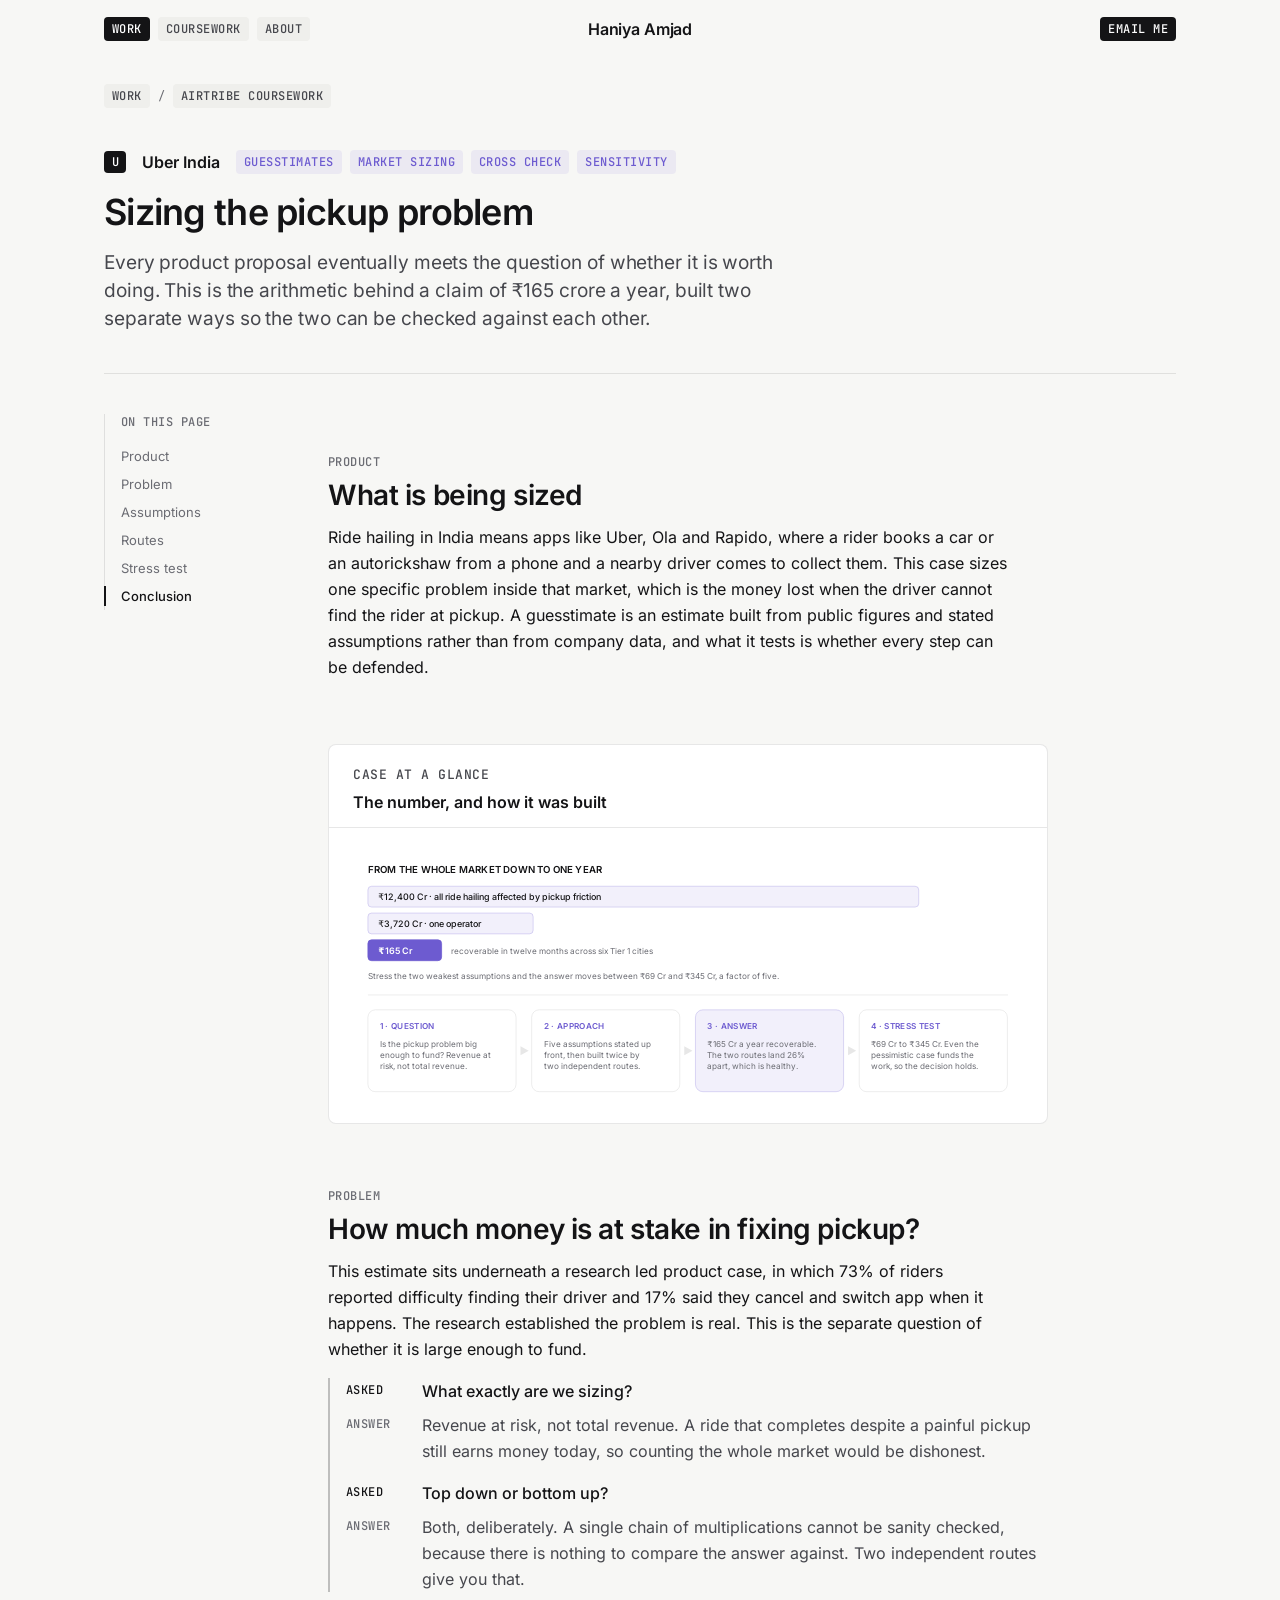
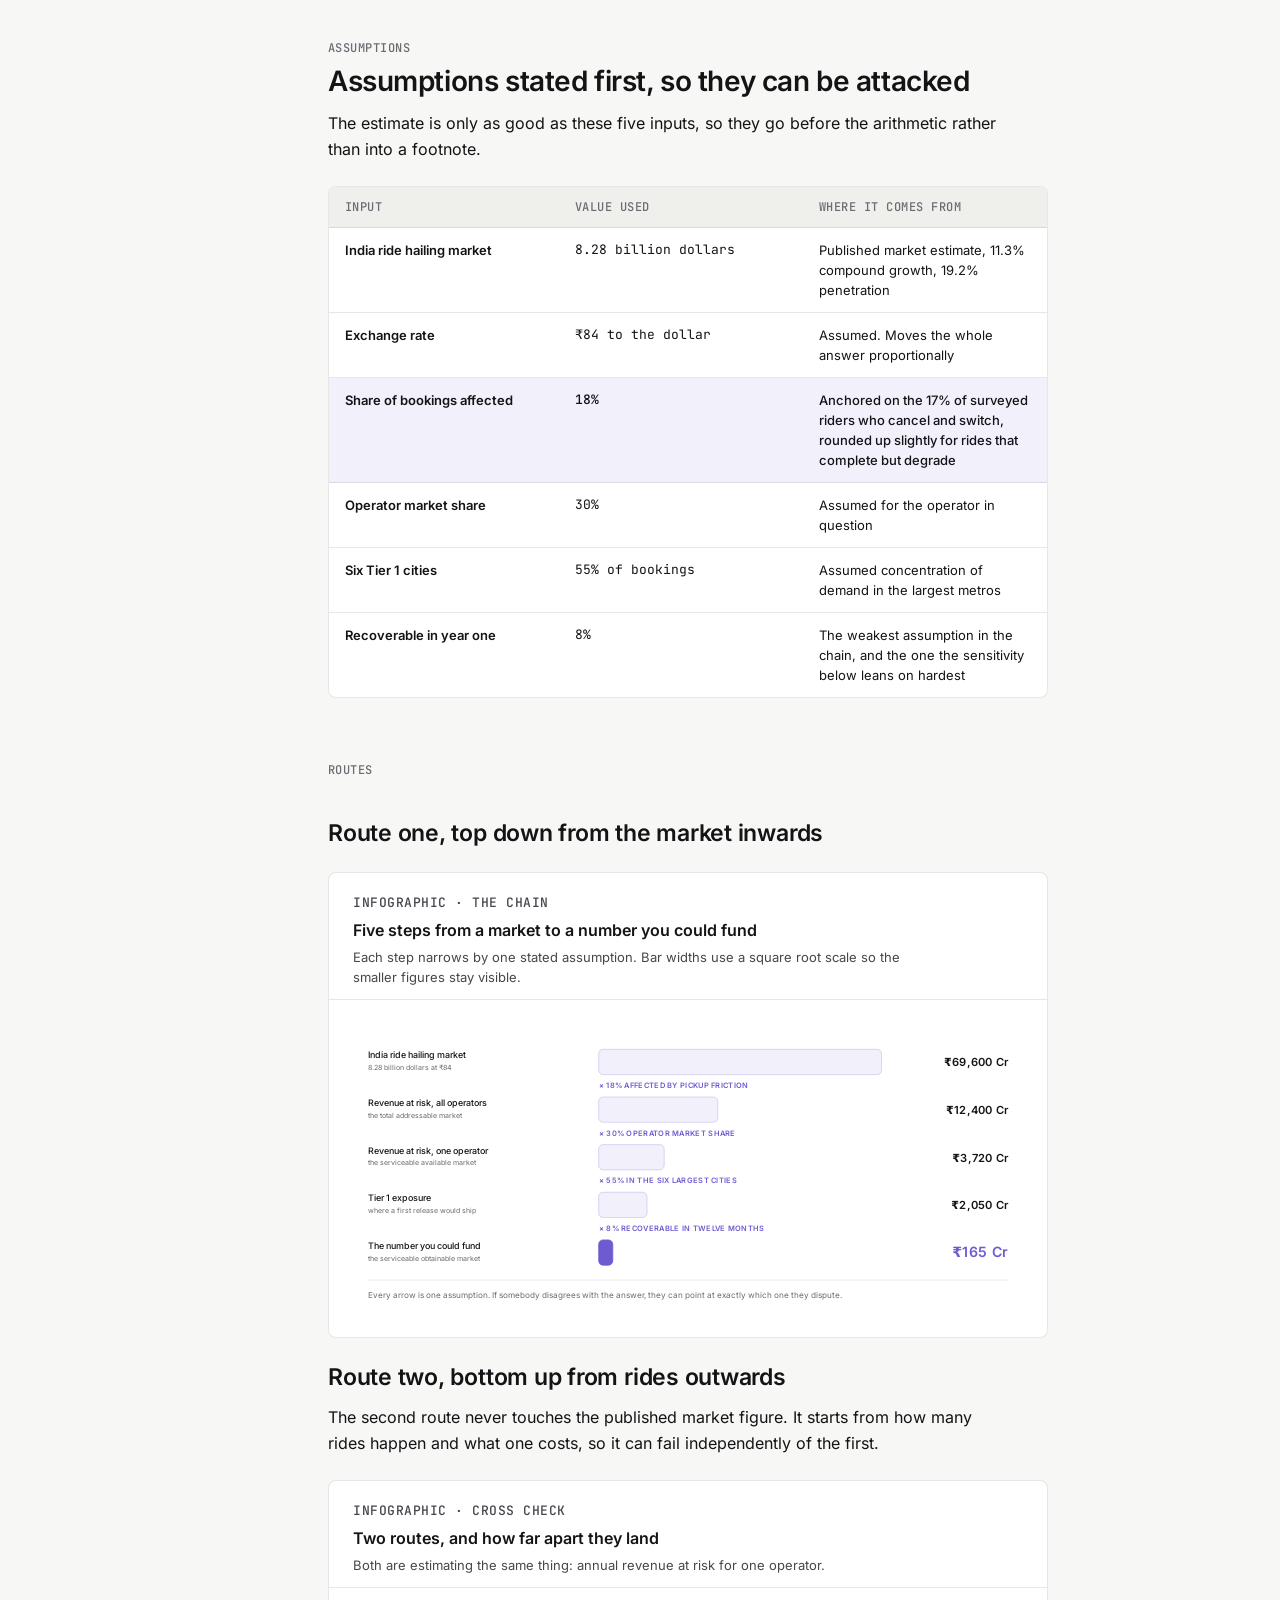
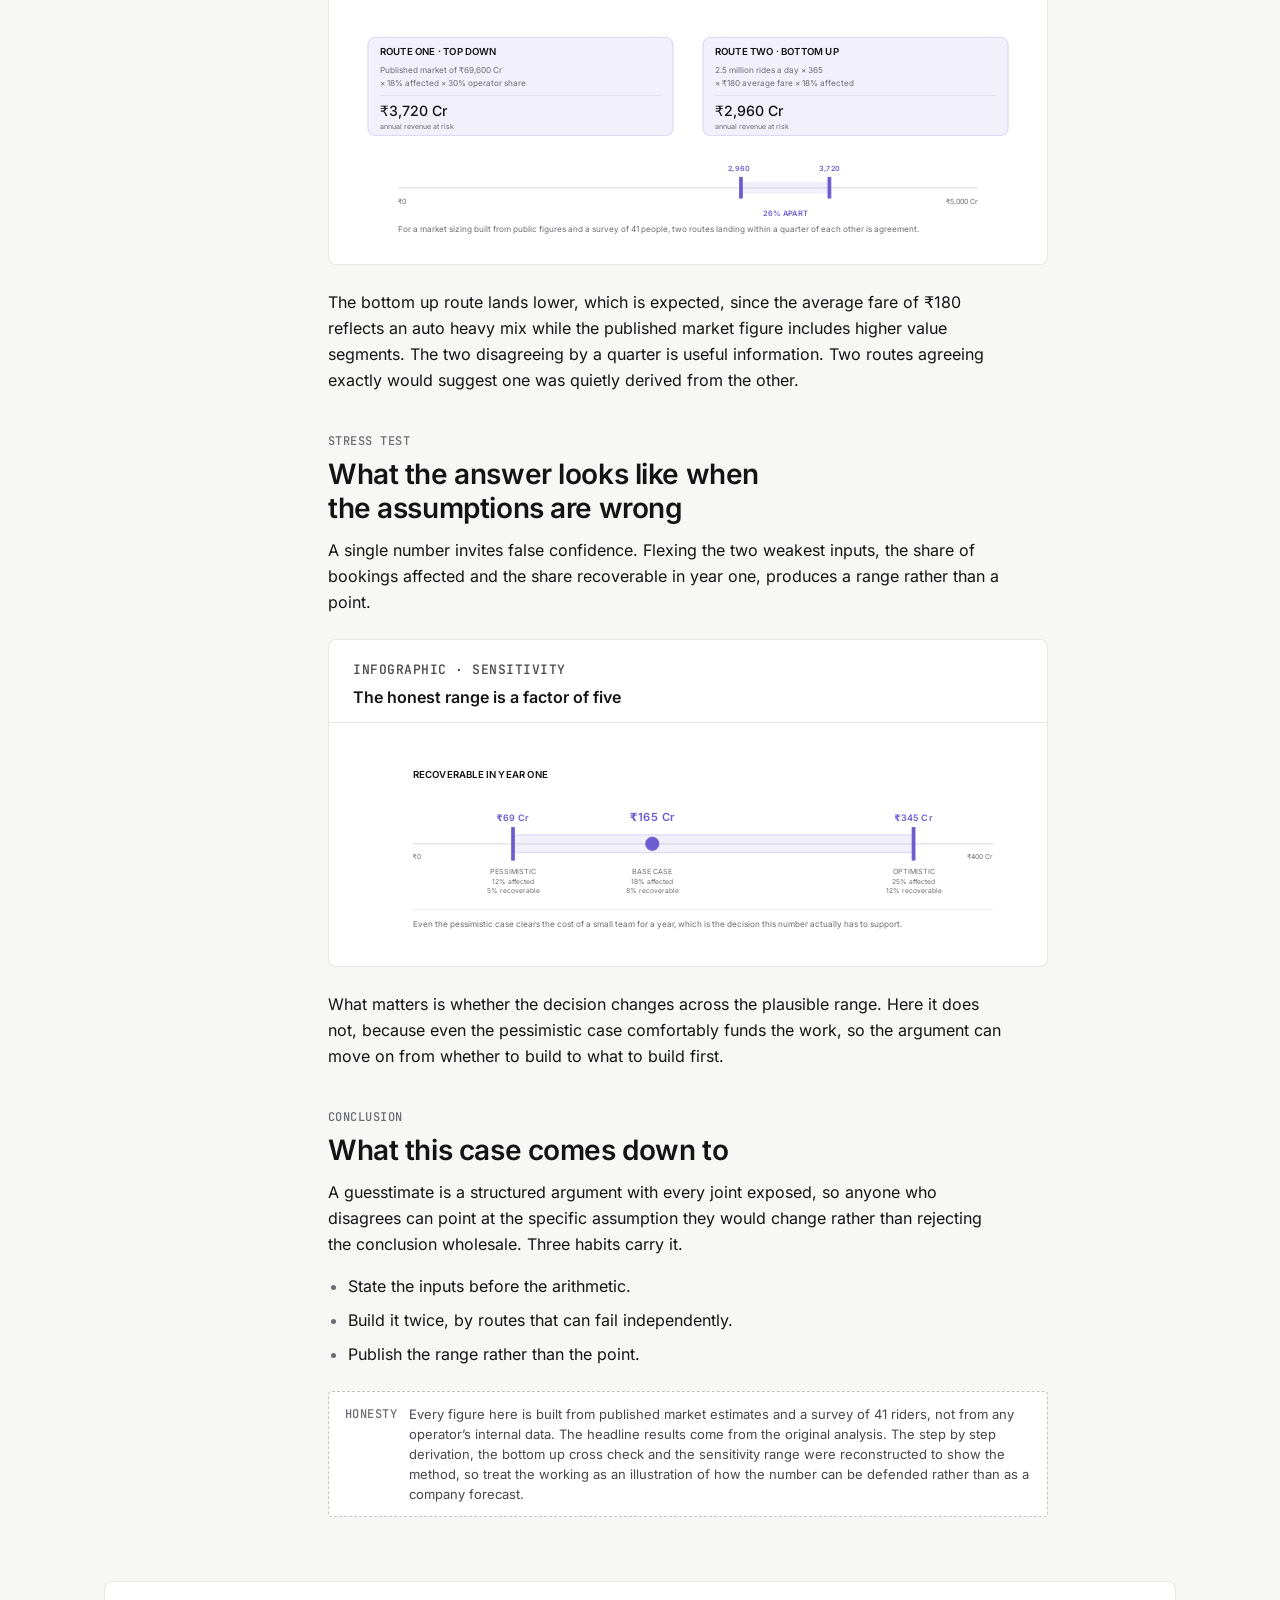
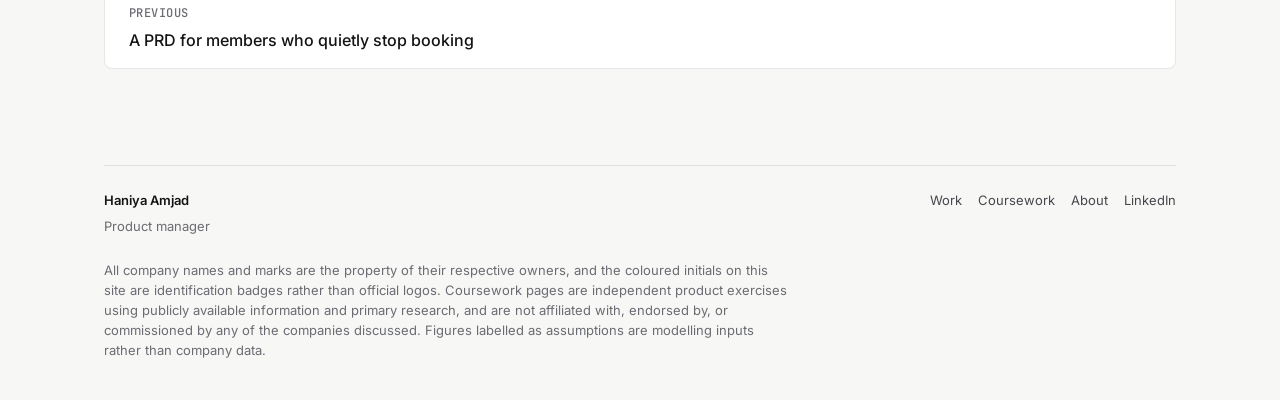
<file: work/pickup-market-sizing/index.html>
<!DOCTYPE html>
<html lang="en">
<head>
<meta charset="utf-8">
<meta name="viewport" content="width=device-width, initial-scale=1">
<title>Sizing the pickup problem | Haniya Amjad</title>
<meta name="description" content="A market sizing for ride hailing pickup failure in India. A claim of 165 crore rupees a year, built two independent ways and stressed until it produces a range.">
<link rel="canonical" href="https://haniyamjad.com/work/pickup-market-sizing/">
<meta property="og:type" content="website">
<meta property="og:site_name" content="Haniya Amjad">
<meta property="og:title" content="Sizing the pickup problem | Haniya Amjad">
<meta property="og:description" content="A market sizing for ride hailing pickup failure in India. A claim of 165 crore rupees a year, built two independent ways and stressed until it produces a range.">
<meta property="og:url" content="https://haniyamjad.com/work/pickup-market-sizing/">
<meta property="og:image" content="https://haniyamjad.com/assets/og/pickup-market-sizing.png">
<meta property="og:image:width" content="1200">
<meta property="og:image:height" content="630">
<meta name="twitter:card" content="summary_large_image">
<meta name="twitter:title" content="Sizing the pickup problem | Haniya Amjad">
<meta name="twitter:description" content="A market sizing for ride hailing pickup failure in India. A claim of 165 crore rupees a year, built two independent ways and stressed until it produces a range.">
<meta name="twitter:image" content="https://haniyamjad.com/assets/og/pickup-market-sizing.png">
<link rel="stylesheet" href="/assets/style.css?v=44">
<script type="application/ld+json">[{"@context": "https://schema.org", "@type": "CreativeWork", "name": "Sizing the pickup problem", "description": "A market sizing for ride hailing pickup failure in India. A claim of 165 crore rupees a year, built two independent ways and stressed until it produces a range.", "url": "https://haniyamjad.com/work/pickup-market-sizing/", "author": {"@type": "Person", "name": "Haniya Amjad", "url": "https://haniyamjad.com/"}, "image": "https://haniyamjad.com/assets/og/pickup-market-sizing.png"}, {"@context": "https://schema.org", "@type": "BreadcrumbList", "itemListElement": [{"@type": "ListItem", "position": 1, "name": "Work", "item": "https://haniyamjad.com/work/"}, {"@type": "ListItem", "position": 2, "name": "Airtribe coursework", "item": "https://haniyamjad.com/work/#coursework"}, {"@type": "ListItem", "position": 3, "name": "Sizing the pickup problem", "item": "https://haniyamjad.com/work/pickup-market-sizing/"}]}]</script>
</head>
<body class="case-scope" style="--c-l:#6d5bd0; --c-d:#a79bff;">
<a class="skip" href="#main">Skip to content</a>

<nav class="nav">
  <div class="nav-in">
    <div class="nav-links" id="navlinks">
      <a href="/work/" class="is-active">Work</a>
      <a href="/work/#coursework">Coursework</a>
      <a href="/">About</a>
    </div>
    <a class="nav-logo" href="/">Haniya Amjad</a>
    <a class="nav-cta" href="mailto:haniya.amjad1124@gmail.com">Email me</a>
    <button class="nav-toggle" aria-expanded="false" aria-controls="navlinks">Menu</button>
  </div>
</nav>

<main id="main">
<nav class="wrap back-bar crumbs" aria-label="Breadcrumb"><a class="back-link" href="/work/">Work</a><span class="crumb-sep" aria-hidden="true">/</span><a class="back-link" href="/work/#coursework">Airtribe coursework</a></nav>

<header class="case-hero">
  <div class="wrap">
    <div class="case-brand">
      <span class="co"><span class="logo-mark" aria-hidden="true">U</span>Uber India</span>
      <span class="tag">Guesstimates</span>
      <span class="tag tag-plain">Market sizing</span>
      <span class="tag tag-plain">Cross check</span>
      <span class="tag tag-plain">Sensitivity</span>
    </div>
    <h1 class="h1">Sizing the pickup problem</h1>
    <p class="lede">
      Every product proposal eventually meets the question of whether it is worth doing. This is the
      arithmetic behind a claim of &#8377;165 crore a year, built two separate ways so the two can be
      checked against each other.
    </p>
  </div>
</header>

<div class="wrap">
  <div class="case-layout">
  <div class="case-main">

<section class="section-sm" id="product">
  <div class="prose reveal">
    <p class="eyebrow">Product</p>
    <h2 class="h2">What is being sized</h2>
    <p>
      Ride hailing in India means apps like Uber, Ola and Rapido, where a rider books a car or an
      autorickshaw from a phone and a nearby driver comes to collect them. This case sizes one
      specific problem inside that market, which is the money lost when the driver cannot find the
      rider at pickup. A guesstimate is an estimate built from public figures and stated assumptions
      rather than from company data, and what it tests is whether every step can be defended.
    </p>
  </div>
</section>

<section class="section-sm" id="glance">
  <figure class="diagram reveal">
    <div class="diagram-head">
      <p class="eyebrow">Case at a glance</p>
      <h3>The number, and how it was built</h3>
    </div>
    <div class="diagram-body">
      <svg viewBox="0 0 900 332" role="img" aria-label="The total market affected by pickup friction is 12,400 crore rupees, of which 3,720 crore sits inside one operator, of which 165 crore is recoverable within twelve months across six Tier 1 cities. Stressing the two weakest assumptions moves the answer between 69 and 345 crore. Below, the four steps: the question is whether the problem is big enough to fund, the approach states five assumptions and builds the estimate twice, the answer is 165 crore, and the stress test shows the decision holds across the range.">
        <text class="dg-t-hd" x="20" y="28">FROM THE WHOLE MARKET DOWN TO ONE YEAR</text>

        <rect class="dg-node-accent" x="20" y="46" width="740" height="28" rx="5"/>
        <text class="dg-t" x="34" y="65" style="font-size:12px">&#8377;12,400 Cr  &#183;  all ride hailing affected by pickup friction</text>

        <rect class="dg-node-accent" x="20" y="82" width="222" height="28" rx="5"/>
        <text class="dg-t" x="34" y="101" style="font-size:12px">&#8377;3,720 Cr  &#183;  one operator</text>

        <rect class="dg-node-solid" x="20" y="118" width="99" height="28" rx="5"/>
        <text class="dg-t-inv" x="34" y="137" style="font-size:12px">&#8377;165 Cr</text>
        <text class="dg-t-sm" x="131" y="137">recoverable in twelve months across six Tier 1 cities</text>

        <text class="dg-t-sm" x="20" y="170">Stress the two weakest assumptions and the answer moves between &#8377;69 Cr and &#8377;345 Cr, a factor of five.</text>

        <path class="dg-line" fill="none" stroke-width="1" d="M20 192 H880"/>

        <rect class="dg-node" x="20" y="212" width="199" height="110" rx="10"/>
        <text class="dg-t-acc" x="36" y="238">1 &#183; QUESTION</text>
        <text class="dg-t-sm" x="36" y="262">Is the pickup problem big</text>
        <text class="dg-t-sm" x="36" y="277">enough to fund? Revenue at</text>
        <text class="dg-t-sm" x="36" y="292">risk, not total revenue.</text>
        <path class="dg-arrow" d="M225 261 l11 6 l-11 6 z"/>

        <rect class="dg-node" x="240" y="212" width="199" height="110" rx="10"/>
        <text class="dg-t-acc" x="256" y="238">2 &#183; APPROACH</text>
        <text class="dg-t-sm" x="256" y="262">Five assumptions stated up</text>
        <text class="dg-t-sm" x="256" y="277">front, then built twice by</text>
        <text class="dg-t-sm" x="256" y="292">two independent routes.</text>
        <path class="dg-arrow" d="M445 261 l11 6 l-11 6 z"/>

        <rect class="dg-node-accent" x="460" y="212" width="199" height="110" rx="10"/>
        <text class="dg-t-acc" x="476" y="238">3 &#183; ANSWER</text>
        <text class="dg-t-sm" x="476" y="262">&#8377;165 Cr a year recoverable.</text>
        <text class="dg-t-sm" x="476" y="277">The two routes land 26%</text>
        <text class="dg-t-sm" x="476" y="292">apart, which is healthy.</text>
        <path class="dg-arrow" d="M665 261 l11 6 l-11 6 z"/>

        <rect class="dg-node" x="680" y="212" width="199" height="110" rx="10"/>
        <text class="dg-t-acc" x="696" y="238">4 &#183; STRESS TEST</text>
        <text class="dg-t-sm" x="696" y="262">&#8377;69 Cr to &#8377;345 Cr. Even the</text>
        <text class="dg-t-sm" x="696" y="277">pessimistic case funds the</text>
        <text class="dg-t-sm" x="696" y="292">work, so the decision holds.</text>
      </svg>
    </div>
  </figure>
</section>

<section class="section-sm" id="problem">
  <div class="prose reveal">
    <p class="eyebrow">Problem</p>
    <h2 class="h2">How much money is at stake in fixing pickup?</h2>
    <p>
      This estimate sits underneath a research led product case, in which 73% of riders reported
      difficulty finding their driver and 17% said they cancel and switch app when it happens. The
      research established the problem is real. This is the separate question of whether it is large
      enough to fund.
    </p>
    <div class="qa">
      <div class="qa-row">
        <div class="qa-q"><span class="qa-who">Asked</span><span class="qa-txt">What exactly are we sizing?</span></div>
        <div class="qa-a"><span class="qa-who">Answer</span><span class="qa-txt">Revenue at risk, not total revenue. A ride that completes despite a painful pickup still earns money today, so counting the whole market would be dishonest.</span></div>
      </div>
      <div class="qa-row">
        <div class="qa-q"><span class="qa-who">Asked</span><span class="qa-txt">Top down or bottom up?</span></div>
        <div class="qa-a"><span class="qa-who">Answer</span><span class="qa-txt">Both, deliberately. A single chain of multiplications cannot be sanity checked, because there is nothing to compare the answer against. Two independent routes give you that.</span></div>
      </div>
    </div>
  </div>
</section>

<section class="section-sm" id="assumptions">
  <div class="prose reveal">
    <p class="eyebrow">Assumptions</p>
    <h2 class="h2">Assumptions stated first, so they can be attacked</h2>
    <p>
      The estimate is only as good as these five inputs, so they go before the arithmetic rather than
      into a footnote.
    </p>
  </div>

<div class="table-scroll">
      <table>
        <thead><tr><th style="width:32%">Input</th><th>Value used</th><th style="width:34%">Where it comes from</th></tr></thead>
        <tbody>
          <tr><td><strong>India ride hailing market</strong></td><td class="t-num">8.28 billion dollars</td><td>Published market estimate, 11.3% compound growth, 19.2% penetration</td></tr>
          <tr><td><strong>Exchange rate</strong></td><td class="t-num">₹84 to the dollar</td><td>Assumed. Moves the whole answer proportionally</td></tr>
          <tr class="t-win"><td><strong>Share of bookings affected</strong></td><td class="t-num">18%</td><td>Anchored on the 17% of surveyed riders who cancel and switch, rounded up slightly for rides that complete but degrade</td></tr>
          <tr><td><strong>Operator market share</strong></td><td class="t-num">30%</td><td>Assumed for the operator in question</td></tr>
          <tr><td><strong>Six Tier 1 cities</strong></td><td class="t-num">55% of bookings</td><td>Assumed concentration of demand in the largest metros</td></tr>
          <tr><td><strong>Recoverable in year one</strong></td><td class="t-num">8%</td><td>The weakest assumption in the chain, and the one the sensitivity below leans on hardest</td></tr>
        </tbody>
      </table>
    </div>
</section>

<section class="section-sm" id="routes">
  <div class="prose reveal">
    <p class="eyebrow">Routes</p>
    <h3 class="h3">Route one, top down from the market inwards</h3>
  </div>

<figure class="diagram reveal">
    <div class="diagram-head">
      <p class="eyebrow">Infographic &#183; The chain</p>
      <h3>Five steps from a market to a number you could fund</h3>
      <p>Each step narrows by one stated assumption. Bar widths use a square root scale so the smaller figures stay visible.</p>
    </div>
    <div class="diagram-body">
      <svg viewBox="0 0 900 388" role="img" aria-label="Top down market sizing chain. The India ride hailing market of 69600 crore rupees narrows by 18 percent affected to 12400 crore, by 30 percent operator share to 3720 crore, by 55 percent Tier 1 concentration to 2050 crore, and by 8 percent recoverable in year one to 165 crore.">
        <text class="dg-t" x="20" y="46" style="font-size:12px">India ride hailing market</text>
        <text class="dg-t-sm" x="20" y="62" style="font-size:9.5px">8.28 billion dollars at ₹84</text>
        <rect class="dg-node-accent" x="330" y="34" width="380" height="34" rx="6"/>
        <text class="dg-t-hd" x="880" y="57" text-anchor="end" style="font-size:15px">₹69,600 Cr</text>
        <text class="dg-t-acc" x="330" y="86" style="font-size:10px">× 18% AFFECTED BY PICKUP FRICTION</text>

        <text class="dg-t" x="20" y="110" style="font-size:12px">Revenue at risk, all operators</text>
        <text class="dg-t-sm" x="20" y="126" style="font-size:9.5px">the total addressable market</text>
        <rect class="dg-node-accent" x="330" y="98" width="160" height="34" rx="6"/>
        <text class="dg-t-hd" x="880" y="121" text-anchor="end" style="font-size:15px">₹12,400 Cr</text>
        <text class="dg-t-acc" x="330" y="150" style="font-size:10px">× 30% OPERATOR MARKET SHARE</text>

        <text class="dg-t" x="20" y="174" style="font-size:12px">Revenue at risk, one operator</text>
        <text class="dg-t-sm" x="20" y="190" style="font-size:9.5px">the serviceable available market</text>
        <rect class="dg-node-accent" x="330" y="162" width="88" height="34" rx="6"/>
        <text class="dg-t-hd" x="880" y="185" text-anchor="end" style="font-size:15px">₹3,720 Cr</text>
        <text class="dg-t-acc" x="330" y="214" style="font-size:10px">× 55% IN THE SIX LARGEST CITIES</text>

        <text class="dg-t" x="20" y="238" style="font-size:12px">Tier 1 exposure</text>
        <text class="dg-t-sm" x="20" y="254" style="font-size:9.5px">where a first release would ship</text>
        <rect class="dg-node-accent" x="330" y="226" width="65" height="34" rx="6"/>
        <text class="dg-t-hd" x="880" y="249" text-anchor="end" style="font-size:15px">₹2,050 Cr</text>
        <text class="dg-t-acc" x="330" y="278" style="font-size:10px">× 8% RECOVERABLE IN TWELVE MONTHS</text>

        <text class="dg-t" x="20" y="302" style="font-size:12px">The number you could fund</text>
        <text class="dg-t-sm" x="20" y="318" style="font-size:9.5px">the serviceable obtainable market</text>
        <rect class="dg-node-solid" x="330" y="290" width="19" height="34" rx="6"/>
        <text class="dg-t-hd" x="880" y="313" text-anchor="end" style="font-size:19px;fill:var(--case)">₹165 Cr</text>

        <path class="dg-line" fill="none" stroke-width="1" d="M20 344 H880"/>
        <text class="dg-t-sm" x="20" y="368">Every arrow is one assumption. If somebody disagrees with the answer, they can point at exactly which one they dispute.</text>
      </svg>
    </div>
  </figure>

  <div class="prose reveal">
    <h3 class="h3">Route two, bottom up from rides outwards</h3>
    <p>
      The second route never touches the published market figure. It starts from how many rides
      happen and what one costs, so it can fail independently of the first.
    </p>
  </div>

<figure class="diagram reveal">
    <div class="diagram-head">
      <p class="eyebrow">Infographic · Cross check</p>
      <h3>Two routes, and how far apart they land</h3>
      <p>Both are estimating the same thing: annual revenue at risk for one operator.</p>
    </div>
    <div class="diagram-body">
      <svg viewBox="0 0 900 306" role="img" aria-label="Two routes compared. The top down route gives 3720 crore rupees. The bottom up route, from 2.5 million rides a day at 180 rupees average fare with 18 percent affected, gives about 2960 crore. The two land about 26 percent apart.">
        <rect class="dg-node-accent" x="20" y="34" width="410" height="132" rx="10"/>
        <text class="dg-t-hd" x="36" y="58">ROUTE ONE · TOP DOWN</text>
        <text class="dg-t-sm" x="36" y="82">Published market of ₹69,600 Cr</text>
        <text class="dg-t-sm" x="36" y="100">× 18% affected × 30% operator share</text>
        <path class="dg-line" fill="none" stroke-width="1" d="M36 112 H414"/>
        <text class="dg-t" x="36" y="140" style="font-size:19px">₹3,720 Cr</text>
        <text class="dg-t-sm" x="36" y="157" style="font-size:9.5px">annual revenue at risk</text>

        <rect class="dg-node-accent" x="470" y="34" width="410" height="132" rx="10"/>
        <text class="dg-t-hd" x="486" y="58">ROUTE TWO · BOTTOM UP</text>
        <text class="dg-t-sm" x="486" y="82">2.5 million rides a day × 365</text>
        <text class="dg-t-sm" x="486" y="100">× ₹180 average fare × 18% affected</text>
        <path class="dg-line" fill="none" stroke-width="1" d="M486 112 H864"/>
        <text class="dg-t" x="486" y="140" style="font-size:19px">₹2,960 Cr</text>
        <text class="dg-t-sm" x="486" y="157" style="font-size:9.5px">annual revenue at risk</text>

        <path class="dg-line" fill="none" stroke-width="2" d="M60 236 H840"/>
        <text class="dg-t-sm" x="60" y="258" style="font-size:9.5px">₹0</text>
        <text class="dg-t-sm" x="840" y="258" text-anchor="end" style="font-size:9.5px">₹5,000 Cr</text>

        <rect x="522" y="228" width="118" height="16" fill="var(--case-soft)"/>
        <rect class="dg-node-solid" x="519" y="222" width="4" height="28"/>
        <text class="dg-t-acc" x="519" y="214" text-anchor="middle" style="font-size:9.5px">2,960</text>
        <rect class="dg-node-solid" x="638" y="222" width="4" height="28"/>
        <text class="dg-t-acc" x="640" y="214" text-anchor="middle" style="font-size:9.5px">3,720</text>
        <text class="dg-t-acc" x="581" y="274" text-anchor="middle" style="font-size:10px">26% APART</text>

        <text class="dg-t-sm" x="60" y="296">For a market sizing built from public figures and a survey of 41 people, two routes landing within a quarter of each other is agreement.</text>
      </svg>
    </div>
  </figure>

  <div class="prose reveal">
    <p>
      The bottom up route lands lower, which is expected, since the average fare of &#8377;180 reflects
      an auto heavy mix while the published market figure includes higher value segments. The two
      disagreeing by a quarter is useful information. Two routes agreeing exactly would suggest one
      was quietly derived from the other.
    </p>
  </div>
</section>

<section class="section-sm" id="stress">
  <div class="prose reveal">
    <p class="eyebrow">Stress test</p>
    <h2 class="h2">What the answer looks like when the assumptions are wrong</h2>
    <p>
      A single number invites false confidence. Flexing the two weakest inputs, the share of bookings
      affected and the share recoverable in year one, produces a range rather than a point.
    </p>
  </div>

<figure class="diagram reveal">
    <div class="diagram-head">
      <p class="eyebrow">Infographic · Sensitivity</p>
      <h3>The honest range is a factor of five</h3>
    </div>
    <div class="diagram-body">
      <svg viewBox="0 0 900 262" role="img" aria-label="Sensitivity range. The pessimistic case gives 69 crore rupees, the base case 165 crore, and the optimistic case 345 crore.">
        <text class="dg-t-hd" x="80" y="42">RECOVERABLE IN YEAR ONE</text>

        <path class="dg-line" fill="none" stroke-width="2" d="M80 130 H860"/>
        <rect x="215" y="118" width="538" height="24" rx="6" fill="var(--case-soft)" stroke="var(--case-line)" stroke-width="1"/>

        <rect class="dg-node-solid" x="213" y="108" width="4" height="44"/>
        <text class="dg-t-acc" x="215" y="100" text-anchor="middle" style="font-size:12px">₹69 Cr</text>
        <text class="dg-t-sm" x="215" y="170" text-anchor="middle" style="font-size:9.5px">PESSIMISTIC</text>
        <text class="dg-t-sm" x="215" y="184" text-anchor="middle" style="font-size:9px">12% affected</text>
        <text class="dg-t-sm" x="215" y="196" text-anchor="middle" style="font-size:9px">5% recoverable</text>

        <circle class="dg-node-solid" cx="402" cy="130" r="9"/>
        <text class="dg-t-acc" x="402" y="100" text-anchor="middle" style="font-size:15px">₹165 Cr</text>
        <text class="dg-t-sm" x="402" y="170" text-anchor="middle" style="font-size:9.5px">BASE CASE</text>
        <text class="dg-t-sm" x="402" y="184" text-anchor="middle" style="font-size:9px">18% affected</text>
        <text class="dg-t-sm" x="402" y="196" text-anchor="middle" style="font-size:9px">8% recoverable</text>

        <rect class="dg-node-solid" x="751" y="108" width="4" height="44"/>
        <text class="dg-t-acc" x="753" y="100" text-anchor="middle" style="font-size:12px">₹345 Cr</text>
        <text class="dg-t-sm" x="753" y="170" text-anchor="middle" style="font-size:9.5px">OPTIMISTIC</text>
        <text class="dg-t-sm" x="753" y="184" text-anchor="middle" style="font-size:9px">25% affected</text>
        <text class="dg-t-sm" x="753" y="196" text-anchor="middle" style="font-size:9px">12% recoverable</text>

        <text class="dg-t-sm" x="80" y="150" style="font-size:9px">₹0</text>
        <text class="dg-t-sm" x="860" y="150" text-anchor="end" style="font-size:9px">₹400 Cr</text>

        <path class="dg-line" fill="none" stroke-width="1" d="M80 218 H860"/>
        <text class="dg-t-sm" x="80" y="242">Even the pessimistic case clears the cost of a small team for a year, which is the decision this number actually has to support.</text>
      </svg>
    </div>
  </figure>

  <div class="prose reveal">
    <p>
      What matters is whether the decision changes across the plausible range. Here it does not,
      because even the pessimistic case comfortably funds the work, so the argument can move on from
      whether to build to what to build first.
    </p>
  </div>
</section>

<section class="section-sm" id="takeaway">
  <div class="prose reveal">
    <p class="eyebrow">Conclusion</p>
    <h2 class="h2">What this case comes down to</h2>
    <p>
      A guesstimate is a structured argument with every joint exposed, so anyone who disagrees can
      point at the specific assumption they would change rather than rejecting the conclusion
      wholesale. Three habits carry it.
    </p>
    <ul>
      <li>State the inputs before the arithmetic.</li>
      <li>Build it twice, by routes that can fail independently.</li>
      <li>Publish the range rather than the point.</li>
    </ul>
    <div class="note">
      <span class="note-k">Honesty</span>
      <p>
        Every figure here is built from published market estimates and a survey of 41 riders, not from
        any operator&#8217;s internal data. The headline results come from the original analysis. The
        step by step derivation, the bottom up cross check and the sensitivity range were
        reconstructed to show the method, so treat the working as an illustration of how the number
        can be defended rather than as a company forecast.
      </p>
    </div>
  </div>
</section>

  </div>

  <aside class="toc" aria-label="On this page">
    <p class="toc-t">On this page</p>
    <a href="#product">Product</a>
    <a href="#problem">Problem</a>
    <a href="#assumptions">Assumptions</a>
    <a href="#routes">Routes</a>
    <a href="#stress">Stress test</a>
    <a href="#takeaway">Conclusion</a>
  </aside>

  </div>
</div>


<div class="wrap"><div class="pager"><a href="/work/vitafit-prd/"><span class="dir">Previous</span><span class="ttl">A PRD for members who quietly stop booking</span></a></div></div>
</main>

<footer class="footer">
  <div class="wrap-wide">
    <div class="footer-in">
      <div>
        <p style="font-family:var(--font-display);font-weight:600;margin-bottom:6px">Haniya Amjad</p>
        <p class="muted" style="margin:0">Product manager</p>
      </div>
      <div class="footer-links">
        <a href="/work/">Work</a>
        <a href="/work/#coursework">Coursework</a>
        <a href="/">About</a>
        <a href="https://www.linkedin.com/in/haniya-amjad/" target="_blank" rel="noopener">LinkedIn<span class="sr-only"> (opens in a new tab)</span></a>
      </div>
    </div>
    <p class="footer-legal">
      All company names and marks are the property of their respective owners, and the coloured
      initials on this site are identification badges rather than official logos. Coursework pages are
      independent product exercises using publicly available information and primary research, and are
      not affiliated with, endorsed by, or commissioned by any of the companies discussed. Figures
      labelled as assumptions are modelling inputs rather than company data.
    </p>
  </div>
</footer>

<script src="/assets/main.js?v=44"></script>
</body>
</html>
</file>
<file: assets/style.css>
/* ==========================================================================
   haniyamjad.com stylesheet. Written from DESIGN.md, 2026-10-18.
   Every size, space, colour and duration below is a token from that file.
   If you need a value that is not here, change DESIGN.md first.
   Previous stylesheet: style.css.bak-v42 (cream bento).
   ========================================================================== */

@font-face { font-family: "Inter"; src: url("fonts/inter-var.woff2") format("woff2"); font-weight: 100 900; font-style: normal; font-display: swap; }
@font-face { font-family: "JetBrains Mono"; src: url("fonts/jetbrains-mono-var.woff2") format("woff2"); font-weight: 100 800; font-style: normal; font-display: swap; }

/* ---------- Tokens (DESIGN.md sections 2 to 7) ---------- */
:root {
  --sans: "Inter", system-ui, -apple-system, "Segoe UI", Helvetica, Arial, sans-serif;
  --mono: "JetBrains Mono", ui-monospace, SFMono-Regular, Menlo, Consolas, monospace;

  --t-label: 12px; --lh-label: 16px;
  --t-small: 13px; --lh-small: 20px;
  --t-body: 16px;  --lh-body: 26px;
  --t-lead: 19px;  --lh-lead: 28px;
  --t-h3: 23px;    --lh-h3: 30px;
  --t-h2: 28px;    --lh-h2: 34px;
  --t-h1: 36px;    --lh-h1: 42px;
  --t-num: 28px;   --t-num-lg: 40px;

  --s-1: 4px; --s-2: 8px; --s-3: 12px; --s-4: 16px; --s-5: 24px; --s-6: 40px; --s-7: 64px; --s-8: 96px;

  --bg: #F7F7F5;
  --surface: #FFFFFF;
  --sunken: #EFEFEC;
  --line: rgba(20, 20, 22, 0.10);
  --line-strong: rgba(20, 20, 22, 0.25);
  --ink: #141416;
  --ink-2: #46474D;
  --ink-3: #6B6C73;
  --accent: #1D4ED8;
  --ok: #15803D; --warn: #A16207; --bad: #B91C1C;

  /* aliases the case-study markup and .dg-* SVG hooks still use */
  --text: var(--ink); --text-mid: var(--ink-2); --muted: var(--ink-3);
  --surface-solid: var(--surface); --bg-alt: var(--sunken); --line-soft: var(--line); --hair: var(--line);
  --font-display: var(--sans); --font-text: var(--sans); --font-mono: var(--mono);
  --case: var(--accent);
  --case-soft: rgba(29, 78, 216, 0.08);
  --case-line: rgba(29, 78, 216, 0.30);

  --page: 1120px; --read: 720px; --gutter: 24px;
  --radius: 8px; --radius-sm: 4px;

  --d-fast: 120ms; --d-normal: 200ms; --d-slow: 400ms;
  --e: cubic-bezier(.2, 0, 0, 1); --e-out: cubic-bezier(0, 0, .2, 1);
}
@media (prefers-reduced-motion: reduce) { :root { --d-fast: 1ms; --d-normal: 1ms; --d-slow: 1ms; } }

/* ---------- Reset ---------- */
*, *::before, *::after { box-sizing: border-box; }
html { -webkit-text-size-adjust: 100%; scroll-behavior: smooth; scroll-padding-top: 88px; }
@media (prefers-reduced-motion: reduce) { html { scroll-behavior: auto; } }
body {
  margin: 0; background: var(--bg); color: var(--ink);
  font-family: var(--sans); font-optical-sizing: auto;
  font-size: var(--t-body); line-height: var(--lh-body);
  -webkit-font-smoothing: antialiased; -moz-osx-font-smoothing: grayscale;
  overflow-x: hidden;
}
img, svg, video, picture { max-width: 100%; height: auto; display: block; }
a { color: inherit; text-decoration: none; }
p { margin: 0 0 var(--s-4); }
p:last-child { margin-bottom: 0; }
ul, ol { margin: 0 0 var(--s-4); padding-left: 1.25em; }
li { margin-bottom: var(--s-2); }
li:last-child { margin-bottom: 0; }
strong, b { font-weight: 600; }
hr { border: 0; border-top: 1px solid var(--line); margin: var(--s-6) 0; }
::selection { background: var(--ink); color: #fff; }
:focus-visible { outline: 2px solid var(--accent); outline-offset: 2px; border-radius: var(--radius-sm); }
.sr-only { position: absolute; width: 1px; height: 1px; padding: 0; margin: -1px; overflow: hidden; clip: rect(0, 0, 0, 0); white-space: nowrap; border: 0; }

/* ---------- Type roles ---------- */
h1, h2, h3, h4 { margin: 0; font-weight: 600; }
.h1, h1 { font-size: var(--t-h1); line-height: var(--lh-h1); letter-spacing: -0.02em; text-wrap: balance; }
.h2, h2 { font-size: var(--t-h2); line-height: var(--lh-h2); letter-spacing: -0.015em; text-wrap: balance; }
.h3, h3 { font-size: var(--t-h3); line-height: var(--lh-h3); letter-spacing: -0.01em; }
.h4, h4 { font-size: var(--t-body); line-height: var(--lh-body); font-weight: 600; }
.h-display { font-size: var(--t-h1); line-height: var(--lh-h1); letter-spacing: -0.02em; font-weight: 600; text-wrap: balance; }
.lede, .lead { font-size: var(--t-lead); line-height: var(--lh-lead); color: var(--ink-2); letter-spacing: -0.005em; max-width: 56ch; }
.small, .xsmall { font-size: var(--t-small); line-height: var(--lh-small); }
.muted { color: var(--ink-3); }
.label, .eyebrow, .toc-t, .note-k, .qa-who, .pager .dir, .work-base-k {
  font-family: var(--mono); font-size: var(--t-label); line-height: var(--lh-label);
  font-weight: 500; letter-spacing: 0.04em; text-transform: uppercase; color: var(--ink-3); margin: 0;
}
.eyebrow { margin: 0 0 var(--s-2); }
.num { font-family: var(--mono); font-size: var(--t-num); line-height: 1; font-weight: 500; letter-spacing: -0.01em; font-variant-numeric: tabular-nums; }
.num-lg { font-size: var(--t-num-lg); }
.mono { font-family: var(--mono); font-size: 0.92em; }
@media (max-width: 720px) {
  .h1, h1, .h-display { font-size: 26px; line-height: 32px; letter-spacing: -0.015em; }
  .h2, h2 { font-size: 24px; line-height: 30px; }
  .lede, .lead, .intent { font-size: 17px; line-height: 26px; }
}

/* ---------- Layout ---------- */
.wrap, .wrap-wide { width: 100%; max-width: var(--page); margin: 0 auto; padding: 0 var(--gutter); }
.section, .section-sm { padding-top: var(--s-6); }
.section-h { margin: 0 0 var(--s-4); }
.section-lede { margin: calc(var(--s-2) * -1) 0 var(--s-5); }
.skip { position: absolute; left: -9999px; top: 0; z-index: 200; background: var(--ink); color: #fff; padding: var(--s-2) var(--s-4); }
.skip:focus { left: 0; }
@media (max-width: 720px) { .wrap, .wrap-wide { padding: 0 var(--s-4); } }

/* ---------- Chips ---------- */
.chip, .nav-links a, .nav-cta, .nav-toggle, .back-link, .tag, .tag-plain, .btn, .wb-chip, .card-tags span {
  display: inline-flex; align-items: center; gap: var(--s-1);
  font-family: var(--mono); font-size: var(--t-label); line-height: var(--lh-label);
  font-weight: 500; letter-spacing: 0.04em; text-transform: uppercase;
  padding: var(--s-1) var(--s-2); border-radius: var(--radius-sm);
  background: var(--sunken); color: var(--ink-2); border: 0; white-space: nowrap;
  transition: background var(--d-fast) var(--e), color var(--d-fast) var(--e);
}
.chip.is-fill, .nav-links a.is-active, .nav-cta, .btn { background: var(--ink); color: #fff; }
.chip:hover, .nav-links a:hover, .back-link:hover, .tag-plain:hover { background: #E4E4E0; color: var(--ink); }
.nav-cta:hover, .btn:hover { background: #000; }
.tag { background: var(--case-soft); color: var(--case); }
.tag-row, .chips, .card-tags { display: flex; flex-wrap: wrap; gap: var(--s-2); }
.btn { padding: var(--s-2) var(--s-3); cursor: pointer; }
.btn-ghost { background: var(--sunken); color: var(--ink); }
.btn-row { display: flex; flex-wrap: wrap; gap: var(--s-2); align-items: center; }
.link-arrow { color: var(--accent); text-decoration: underline; text-underline-offset: 3px; }

/* ---------- Nav ---------- */
.nav { position: sticky; top: 0; z-index: 100; background: var(--bg); border-bottom: 1px solid transparent; transition: border-color var(--d-normal) var(--e); }
.nav.is-scrolled { border-bottom-color: var(--line); }
.nav-in { max-width: var(--page); margin: 0 auto; padding: var(--s-4) var(--gutter); display: grid; grid-template-columns: 1fr auto 1fr; align-items: center; gap: var(--s-4); }
.nav-links { display: flex; align-items: center; gap: var(--s-2); }
.nav-logo { justify-self: center; font-size: var(--t-body); line-height: var(--lh-body); font-weight: 600; letter-spacing: -0.01em; white-space: nowrap; }
.nav-cta { justify-self: end; }
.nav-toggle { display: none; justify-self: end; cursor: pointer; }
@media (max-width: 720px) {
  .nav-in { grid-template-columns: 1fr auto; padding: var(--s-3) var(--s-4); }
  .nav-logo { justify-self: start; grid-column: 1; grid-row: 1; }
  .nav-toggle { display: inline-flex; grid-column: 2; grid-row: 1; }
  .nav-cta { display: none; }
  .nav-links { grid-column: 1 / -1; grid-row: 2; display: none; flex-direction: column; align-items: stretch; gap: var(--s-1); padding: var(--s-2) 0; }
  .nav-links.is-open { display: flex; }
  .nav-links a { justify-content: flex-start; padding: var(--s-3); }
}

/* ---------- Stat tile: label, value, why ---------- */
.stat { background: var(--surface); border: 1px solid var(--line); border-radius: var(--radius); padding: var(--s-5); display: grid; align-content: start; }
.stat .label { margin-bottom: var(--s-2); }
.stat .why { margin-top: var(--s-3); font-size: var(--t-small); line-height: var(--lh-small); color: var(--ink-2); }
.strip { display: grid; grid-template-columns: repeat(4, minmax(0, 1fr)); gap: var(--s-4); }
@media (max-width: 1080px) { .strip { grid-template-columns: repeat(2, minmax(0, 1fr)); } }
@media (max-width: 720px) { .strip { grid-template-columns: 1fr; } .stat { padding: var(--s-4); } }

/* ---------- Dashboard hero (direction A) ---------- */
.hero { display: grid; grid-template-columns: 1.1fr 0.9fr; gap: var(--s-7); align-items: start; padding-top: var(--s-7); }
.hero h1 { margin-top: var(--s-2); }
.intent { margin: var(--s-5) 0 0; padding: 0; list-style: none; font-size: var(--t-lead); line-height: var(--lh-lead); color: var(--ink-2); letter-spacing: -0.005em; }
.intent li { margin: 0; }
.hero .cta { margin-top: var(--s-5); }
.dash { background: var(--surface); border: 1px solid var(--line); border-radius: var(--radius); padding: var(--s-5); display: grid; gap: var(--s-4); }
.dash-top { display: flex; justify-content: space-between; align-items: baseline; gap: var(--s-2); }
.dash-grid { display: grid; grid-template-columns: 1fr 1fr; gap: var(--s-4); }
.cell { border: 1px solid var(--line); border-radius: var(--radius-sm); padding: var(--s-4); }
.cell .label { margin-bottom: var(--s-2); }
.cell .why { margin-top: var(--s-3); font-size: var(--t-small); line-height: var(--lh-small); color: var(--ink-2); }
.bar { height: 6px; background: var(--sunken); border-radius: 3px; margin-top: var(--s-3); overflow: hidden; }
.bar i { display: block; height: 100%; background: var(--ink); width: var(--w); transform: scaleX(0); transform-origin: left; animation: fill var(--d-slow) var(--e-out) forwards; }
@keyframes fill { to { transform: scaleX(1); } }
@media (prefers-reduced-motion: reduce) { .bar i { animation: none; transform: none; } }
@media (max-width: 1080px) { .hero { grid-template-columns: 1fr; gap: var(--s-6); padding-top: var(--s-6); } }
@media (max-width: 720px) { .dash-grid { grid-template-columns: 1fr; } .dash { padding: var(--s-4); } }

/* ---------- Work cards ---------- */
.cards { display: grid; grid-template-columns: repeat(2, minmax(0, 1fr)); gap: var(--s-5); }
.card { background: var(--surface); border: 1px solid var(--line); border-radius: var(--radius); padding: var(--s-5); display: grid; gap: var(--s-3); align-content: start; transition: transform var(--d-fast) var(--e), border-color var(--d-fast) var(--e); }
a.card:hover { transform: translateY(-1px); border-color: var(--line-strong); }
.card .h3 { max-width: 26ch; }
.card .small { color: var(--ink-2); }
.card .art { margin-top: var(--s-2); width: 40%; justify-self: end; border: 1px solid var(--line); border-radius: var(--radius-sm); overflow: hidden; background: var(--sunken); }
.card p, .card ul { margin: 0; }
@media (max-width: 720px) { .cards { grid-template-columns: 1fr; gap: var(--s-4); } .card { padding: var(--s-4); } }

/* ---------- List rows ---------- */
.rows { border-top: 1px solid var(--line); }
.row { display: grid; grid-template-columns: minmax(0, 1fr) minmax(0, 1.8fr) auto; gap: var(--s-5); align-items: center; min-height: 48px; padding: var(--s-3) 0; border-bottom: 1px solid var(--line); transition: background var(--d-fast) var(--e); }
a.row:hover { background: var(--surface); }
.row b { font-weight: 500; font-size: var(--t-body); line-height: 24px; }
.row .small { color: var(--ink-2); }
@media (max-width: 720px) { .row { grid-template-columns: 1fr; gap: var(--s-1); } .row .chip { justify-self: start; } }

/* ---------- Case page ---------- */
.back-bar { padding-top: var(--s-5); }
.crumbs { display: flex; align-items: center; gap: var(--s-2); flex-wrap: wrap; }
.crumb-sep { color: var(--ink-3); font-family: var(--mono); font-size: var(--t-label); }
.case-hero { padding-top: var(--s-6); }
.case-hero .wrap::after { content: ""; display: block; height: 1px; margin-top: var(--s-6); background: var(--line); }
.case-hero h1 { margin: var(--s-4) 0 0; max-width: 22ch; }
.case-hero .lede { margin-top: var(--s-4); }
.case-brand { display: flex; align-items: center; gap: var(--s-2); flex-wrap: wrap; }
.case-brand .co { display: inline-flex; align-items: center; gap: var(--s-2); font-weight: 600; font-size: var(--t-body); margin-right: var(--s-2); }
.logo-mark { display: inline-flex; align-items: center; justify-content: center; width: 22px; height: 22px; border-radius: var(--radius-sm); background: var(--ink); color: #fff; font-family: var(--mono); font-weight: 500; font-size: var(--t-label); flex: 0 0 auto; margin-right: var(--s-2); }

.case-layout { display: grid; grid-template-columns: 1fr; gap: var(--s-6); padding-top: var(--s-6); }
@media (min-width: 1080px) {
  .case-layout { grid-template-columns: 200px minmax(0, 1fr); gap: var(--s-5); align-items: start; }
  .case-layout .toc { order: -1; }
}
.case-main { min-width: 0; max-width: var(--read); }
.toc { position: sticky; top: 88px; border-left: 1px solid var(--line); padding-left: var(--s-4); }
.toc-t { margin-bottom: var(--s-3); }
.toc a { display: block; font-size: var(--t-small); line-height: var(--lh-small); color: var(--ink-3); padding: var(--s-1) 0; position: relative; transition: color var(--d-fast) var(--e); }
.toc a::before { content: ""; position: absolute; left: calc(var(--s-4) * -1 - 1px); top: var(--s-1); bottom: var(--s-1); width: 2px; background: var(--ink); opacity: 0; transition: opacity var(--d-normal) var(--e); }
.toc a:hover, .toc a.is-active { color: var(--ink); }
.toc a.is-active { font-weight: 500; }
.toc a.is-active::before { opacity: 1; }
@media (max-width: 1079px) { .toc { display: none; } }

/* ---------- Prose ---------- */
.prose { max-width: var(--read); }
.prose h2 { margin: 0 0 var(--s-3); }
.prose h3 { margin: var(--s-6) 0 var(--s-3); }
.prose h4 { margin: var(--s-5) 0 var(--s-2); }
.prose > *:first-child { margin-top: 0; }
.prose > p, .prose > ul, .prose > ol { max-width: 68ch; }
.prose ul li::marker, .prose ol li::marker { color: var(--ink-3); }

/* Q and A */
.qa { border-left: 2px solid var(--line-strong); padding-left: var(--s-4); margin: 0 0 var(--s-2); max-width: 72ch; }
.qa-row { margin-bottom: var(--s-4); }
.qa-row:last-child { margin-bottom: 0; }
.qa-q, .qa-a { display: flex; gap: var(--s-3); margin-bottom: var(--s-2); }
.qa-who { flex: 0 0 auto; width: 64px; padding-top: var(--s-1); }
.qa-q .qa-who { color: var(--ink); }
.qa-txt { flex: 1 1 auto; }
.qa-q .qa-txt { font-weight: 500; }
.qa-a .qa-txt { color: var(--ink-2); }

/* Callout, quote, note */
.callout { border-radius: var(--radius); padding: var(--s-5); margin: var(--s-5) 0; background: var(--surface); border: 1px solid var(--line); border-left: 2px solid var(--ink); }
.callout .eyebrow { margin-bottom: var(--s-2); }
.callout p { margin: 0; }
.callout-neutral { border-left-color: var(--line); }
.quote { margin: var(--s-5) 0; padding: 0 0 0 var(--s-4); border-left: 2px solid var(--ink); max-width: 68ch; }
.quote p { font-size: var(--t-lead); line-height: var(--lh-lead); font-weight: 500; margin-bottom: var(--s-2); }
.quote cite { font-style: normal; font-size: var(--t-small); color: var(--ink-3); }
.note { display: flex; gap: var(--s-3); align-items: flex-start; border: 1px dashed var(--line-strong); border-radius: var(--radius-sm); padding: var(--s-3) var(--s-4); margin: var(--s-5) 0; background: var(--surface); }
.note .note-k { flex: 0 0 auto; padding-top: 2px; }
.note p { font-size: var(--t-small); line-height: var(--lh-small); color: var(--ink-2); margin: 0; }

/* Tables */
.table-scroll { overflow-x: auto; margin: var(--s-5) 0; -webkit-overflow-scrolling: touch; background: var(--surface); border: 1px solid var(--line); border-radius: var(--radius); }
table { width: 100%; border-collapse: collapse; font-size: var(--t-small); line-height: var(--lh-small); min-width: 560px; }
th, td { text-align: left; padding: var(--s-3) var(--s-4); border-bottom: 1px solid var(--line); vertical-align: top; }
th { font-family: var(--mono); font-size: var(--t-label); line-height: var(--lh-label); font-weight: 500; letter-spacing: 0.04em; text-transform: uppercase; color: var(--ink-3); background: var(--sunken); white-space: nowrap; }
tbody tr:last-child td { border-bottom: 0; }
.t-num { font-family: var(--mono); font-variant-numeric: tabular-nums; white-space: nowrap; }
.t-win { background: var(--case-soft); }
.t-win td { font-weight: 500; }
caption { caption-side: bottom; text-align: left; padding: var(--s-3) var(--s-4); font-size: var(--t-small); color: var(--ink-3); }

/* Diagram frame */
.diagram { margin: var(--s-5) 0; border: 1px solid var(--line); border-radius: var(--radius); background: var(--surface); overflow: hidden; }
.diagram-head { padding: var(--s-4) var(--s-5) var(--s-3); border-bottom: 1px solid var(--line); }
.diagram-head .eyebrow { margin-bottom: var(--s-1); }
.diagram-head h3 { font-size: var(--t-body); line-height: var(--lh-body); font-weight: 600; letter-spacing: 0; }
.diagram-head p { font-size: var(--t-small); line-height: var(--lh-small); color: var(--ink-2); margin: var(--s-1) 0 0; max-width: 70ch; }
.diagram-body { padding: var(--s-5); overflow-x: auto; -webkit-overflow-scrolling: touch; }
.diagram-body svg { display: block; margin: 0 auto; min-width: 620px; }
.diagram-note { padding: 0 var(--s-5) var(--s-4); font-size: var(--t-small); line-height: var(--lh-small); color: var(--ink-2); }

/* SVG theming hooks: unchanged on purpose, infographics keep their brand colours */
.case-scope { --case: var(--c-l); --case-soft: color-mix(in srgb, var(--case) 9%, transparent); --case-line: color-mix(in srgb, var(--case) 30%, transparent); }
.dg-bg { fill: var(--surface); }
.dg-line { stroke: var(--line); }
.dg-node { fill: var(--surface); stroke: var(--line); }
.dg-node-accent { fill: var(--case-soft); stroke: var(--case-line); }
.dg-node-solid { fill: var(--case); stroke: var(--case); }
.dg-t { fill: var(--ink); font-family: var(--sans); font-size: 12.5px; font-weight: 500; }
.dg-t-sm { fill: var(--ink-3); font-family: var(--sans); font-size: 11px; font-weight: 400; }
.dg-t-hd { fill: var(--ink); font-family: var(--sans); font-size: 13px; font-weight: 600; letter-spacing: .02em; }
.dg-t-inv { fill: #fff; font-family: var(--sans); font-size: 12.5px; font-weight: 600; }
.dg-t-acc { fill: var(--case); font-family: var(--sans); font-size: 11px; font-weight: 600; letter-spacing: .04em; }
.dg-arrow { fill: var(--line); }

/* Step rail */
.rail { display: grid; margin: var(--s-5) 0; }
.rail-item { display: grid; grid-template-columns: 40px 1fr; gap: var(--s-4); padding-bottom: var(--s-5); position: relative; }
.rail-item::before { content: ""; position: absolute; left: 19px; top: 40px; bottom: 0; width: 1px; background: var(--line); }
.rail-item:last-child { padding-bottom: 0; }
.rail-item:last-child::before { display: none; }
.rail-n { width: 40px; height: 40px; border-radius: 50%; display: grid; place-items: center; background: var(--surface); border: 1px solid var(--line); font-family: var(--mono); font-size: var(--t-small); font-weight: 500; color: var(--ink); position: relative; z-index: 1; }
.rail-item.is-leak .rail-n { background: var(--ink); border-color: var(--ink); color: #fff; }
.rail-b h4, .rail-b h3 { margin-bottom: var(--s-1); }
.rail-b p { font-size: var(--t-small); line-height: var(--lh-small); color: var(--ink-2); margin: 0; }
.rail-b .tag { margin-top: var(--s-2); }

/* Generic grid and cards used by interiors and About */
.grid { display: grid; gap: var(--s-4); }
.grid-2 { grid-template-columns: repeat(auto-fit, minmax(280px, 1fr)); }
.grid-3 { grid-template-columns: repeat(auto-fit, minmax(240px, 1fr)); }
.grid-4 { grid-template-columns: repeat(auto-fit, minmax(200px, 1fr)); }
.exp-card h3 { display: flex; align-items: center; font-size: var(--t-body); line-height: var(--lh-body); }
.exp-card ul { font-size: var(--t-small) !important; line-height: var(--lh-small) !important; color: var(--ink-2) !important; }
.exp-card .xsmall { margin: var(--s-1) 0 var(--s-2) !important; }

/* Artifact links, pager */
.artifacts { display: grid; grid-template-columns: repeat(auto-fit, minmax(230px, 1fr)); gap: var(--s-3); margin: var(--s-5) 0 0; }
.artifact { display: flex; align-items: center; gap: var(--s-3); border: 1px solid var(--line); border-radius: var(--radius-sm); padding: var(--s-3) var(--s-4); background: var(--surface); transition: border-color var(--d-fast) var(--e); }
.artifact:hover { border-color: var(--line-strong); }
.artifact .a-t { font-size: var(--t-small); font-weight: 500; }
.artifact .a-s { font-size: var(--t-small); color: var(--ink-3); }
.pager { display: grid; grid-template-columns: repeat(auto-fit, minmax(260px, 1fr)); gap: var(--s-3); margin: var(--s-6) 0 0; }
.pager a { border: 1px solid var(--line); border-radius: var(--radius); padding: var(--s-4) var(--s-5); background: var(--surface); transition: border-color var(--d-fast) var(--e); }
.pager a:hover { border-color: var(--line-strong); }
.pager .ttl { font-size: var(--t-body); line-height: 24px; font-weight: 500; margin-top: var(--s-1); display: block; }

/* ---------- Metrics on About (label, value, why) ---------- */
.metrics { display: grid; grid-template-columns: repeat(4, minmax(0, 1fr)); gap: var(--s-4); margin-top: var(--s-5); }
.metric { background: var(--surface); border: 1px solid var(--line); border-radius: var(--radius); padding: var(--s-5); display: flex; flex-direction: column; }
.metric .lbl { order: 1; font-family: var(--mono); font-size: var(--t-label); line-height: var(--lh-label); font-weight: 500; letter-spacing: 0.04em; text-transform: uppercase; color: var(--ink-3); margin-bottom: var(--s-2); }
.metric .num { order: 2; color: var(--ink); }
.metric .sub { order: 3; margin-top: var(--s-3); font-size: var(--t-small); line-height: var(--lh-small); color: var(--ink-2); }
@media (max-width: 1080px) { .metrics { grid-template-columns: 1fr 1fr; } }
@media (max-width: 720px) { .metrics { grid-template-columns: 1fr; } .metric { padding: var(--s-4); } }

/* ---------- About hero ---------- */
.hero-split { display: grid; grid-template-columns: minmax(0, 1fr) 200px; gap: var(--s-7); align-items: start; padding-top: var(--s-7); }
.hero-photo { width: 200px; height: 200px; border-radius: var(--radius); object-fit: cover; filter: grayscale(1); border: 1px solid var(--line); }
@media (max-width: 720px) { .hero-split { grid-template-columns: 1fr; gap: var(--s-5); padding-top: var(--s-6); } .hero-photo { width: 120px; height: 120px; } }

/* How I work */
.work-lede { margin: var(--s-3) 0 0; }
.work-panel { margin-top: var(--s-5); padding: var(--s-5); background: var(--surface); border: 1px solid var(--line); border-radius: var(--radius); }
.work-flow { list-style: none; margin: 0; padding: 0; display: grid; grid-template-columns: repeat(3, minmax(0, 1fr)); gap: var(--s-3); }
.wf { position: relative; margin: 0; padding: var(--s-4); border-radius: var(--radius-sm); background: var(--bg); display: grid; }
.wf-ic { width: 36px; height: 36px; border-radius: var(--radius-sm); color: var(--ink); background: var(--surface); border: 1px solid var(--line); display: grid; place-items: center; margin-bottom: var(--s-3); }
.wf-ic svg { width: 20px; height: 20px; }
.wf-n { position: absolute; top: var(--s-4); right: var(--s-4); font-family: var(--mono); font-size: var(--t-label); color: var(--ink-3); }
.wf-t { font-weight: 600; font-size: var(--t-body); line-height: 24px; padding-right: 28px; margin-bottom: var(--s-1); }
.wf-s { font-size: var(--t-small); line-height: var(--lh-small); color: var(--ink-2); }
.wb-scroll { overflow-x: auto; margin: var(--s-5) 0 0; min-width: 0; }
.wb-svg { display: block; width: 100%; max-width: 720px; height: auto; margin: 0 auto; overflow: visible; }
.wb-user, .wb-biz, .wb-core { --c: var(--ink); }
.wb-beam { fill: var(--ink); }
.wb-strut, .wb-string { stroke: var(--line-strong); stroke-width: 1.5; fill: none; stroke-dasharray: 3 4; }
.wb-pivot { fill: var(--surface); stroke: var(--ink); stroke-width: 2; }
.wb-pill { fill: var(--surface); stroke: var(--line); }
.wb-pill-t { fill: var(--ink); font-family: var(--mono); font-size: 11px; font-weight: 500; letter-spacing: .04em; text-transform: uppercase; }
.wb-pan { fill: var(--surface); stroke: var(--line); }
.wb-fulcrum { fill: var(--sunken); stroke: var(--ink); stroke-width: 1.5; stroke-linejoin: round; }
.wb-hd { fill: var(--ink); font-family: var(--sans); font-size: 15px; font-weight: 600; }
.wb-tag { fill: var(--sunken); stroke: none; }
.wb-tag-t { fill: var(--ink-2); font-family: var(--mono); font-size: 10px; font-weight: 500; letter-spacing: .04em; text-transform: uppercase; }
.wb-sub { fill: var(--ink-3); font-family: var(--sans); font-size: 11.5px; }
.work-base-k { margin: var(--s-5) 0 var(--s-2); }
.work-base { display: flex; flex-wrap: wrap; gap: var(--s-2); }
.wb-chip svg { width: 16px; height: 16px; }
@media (max-width: 720px) {
  .work-panel { padding: var(--s-4); }
  .work-flow { grid-template-columns: 1fr; gap: var(--s-2); }
  .wb-scroll { margin: var(--s-4) calc(var(--s-4) * -1) 0; padding: 0 var(--s-4); }
  .wb-svg { min-width: 560px; }
}

/* ---------- Footer ---------- */
.footer { padding: var(--s-8) 0 var(--s-6); font-size: var(--t-small); line-height: var(--lh-small); }
.footer-in { display: flex; flex-wrap: wrap; gap: var(--s-5); justify-content: space-between; align-items: flex-start; border-top: 1px solid var(--line); padding-top: var(--s-5); }
.footer a { color: var(--ink-2); }
.footer a:hover { color: var(--ink); }
.footer-links { display: flex; flex-wrap: wrap; gap: var(--s-4); }
.footer-legal { color: var(--ink-3); margin-top: var(--s-5); max-width: 86ch; }
@media (max-width: 720px) { .footer { padding-top: var(--s-7); } }

/* ---------- Misc ---------- */
.plain-list { list-style: none; padding: 0; margin: 0; display: grid; gap: var(--s-2); }
.plain-list a { text-decoration: underline; text-underline-offset: 3px; }
.reveal { opacity: 1; transform: none; }
@media (min-width: 900px) {
  ::-webkit-scrollbar { width: 10px; }
  ::-webkit-scrollbar-thumb { background: rgba(20, 20, 22, 0.2); border-radius: 100px; border: 3px solid transparent; background-clip: padding-box; }
  ::-webkit-scrollbar-track { background: transparent; }
}
@media print {
  .nav, .toc, .footer, .pager, .btn-row { display: none !important; }
  body { background: #fff; font-size: 11pt; }
  .diagram { break-inside: avoid; }
}

/* mobile type overrides, kept last so they win the cascade */
@media (max-width: 720px) { .intent, .lede, .lead { font-size: 17px; line-height: 26px; } }
</file>
